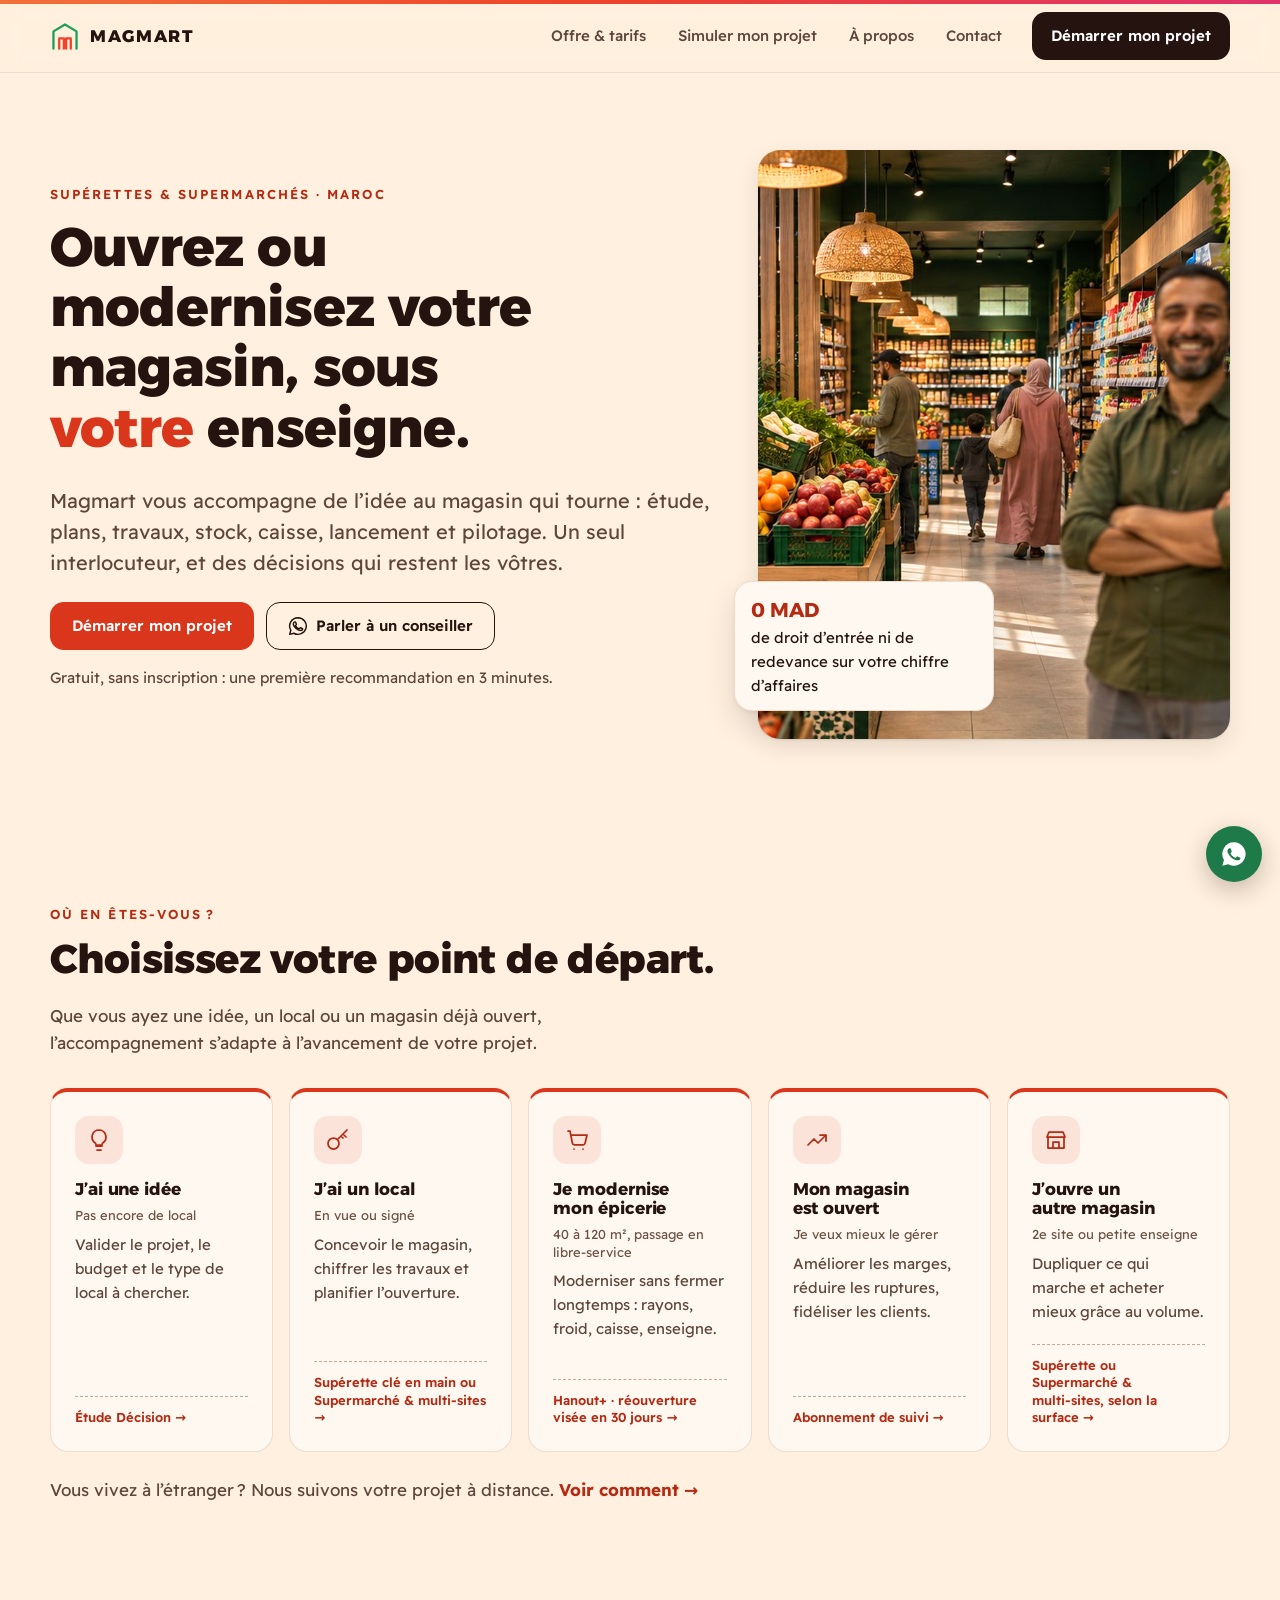
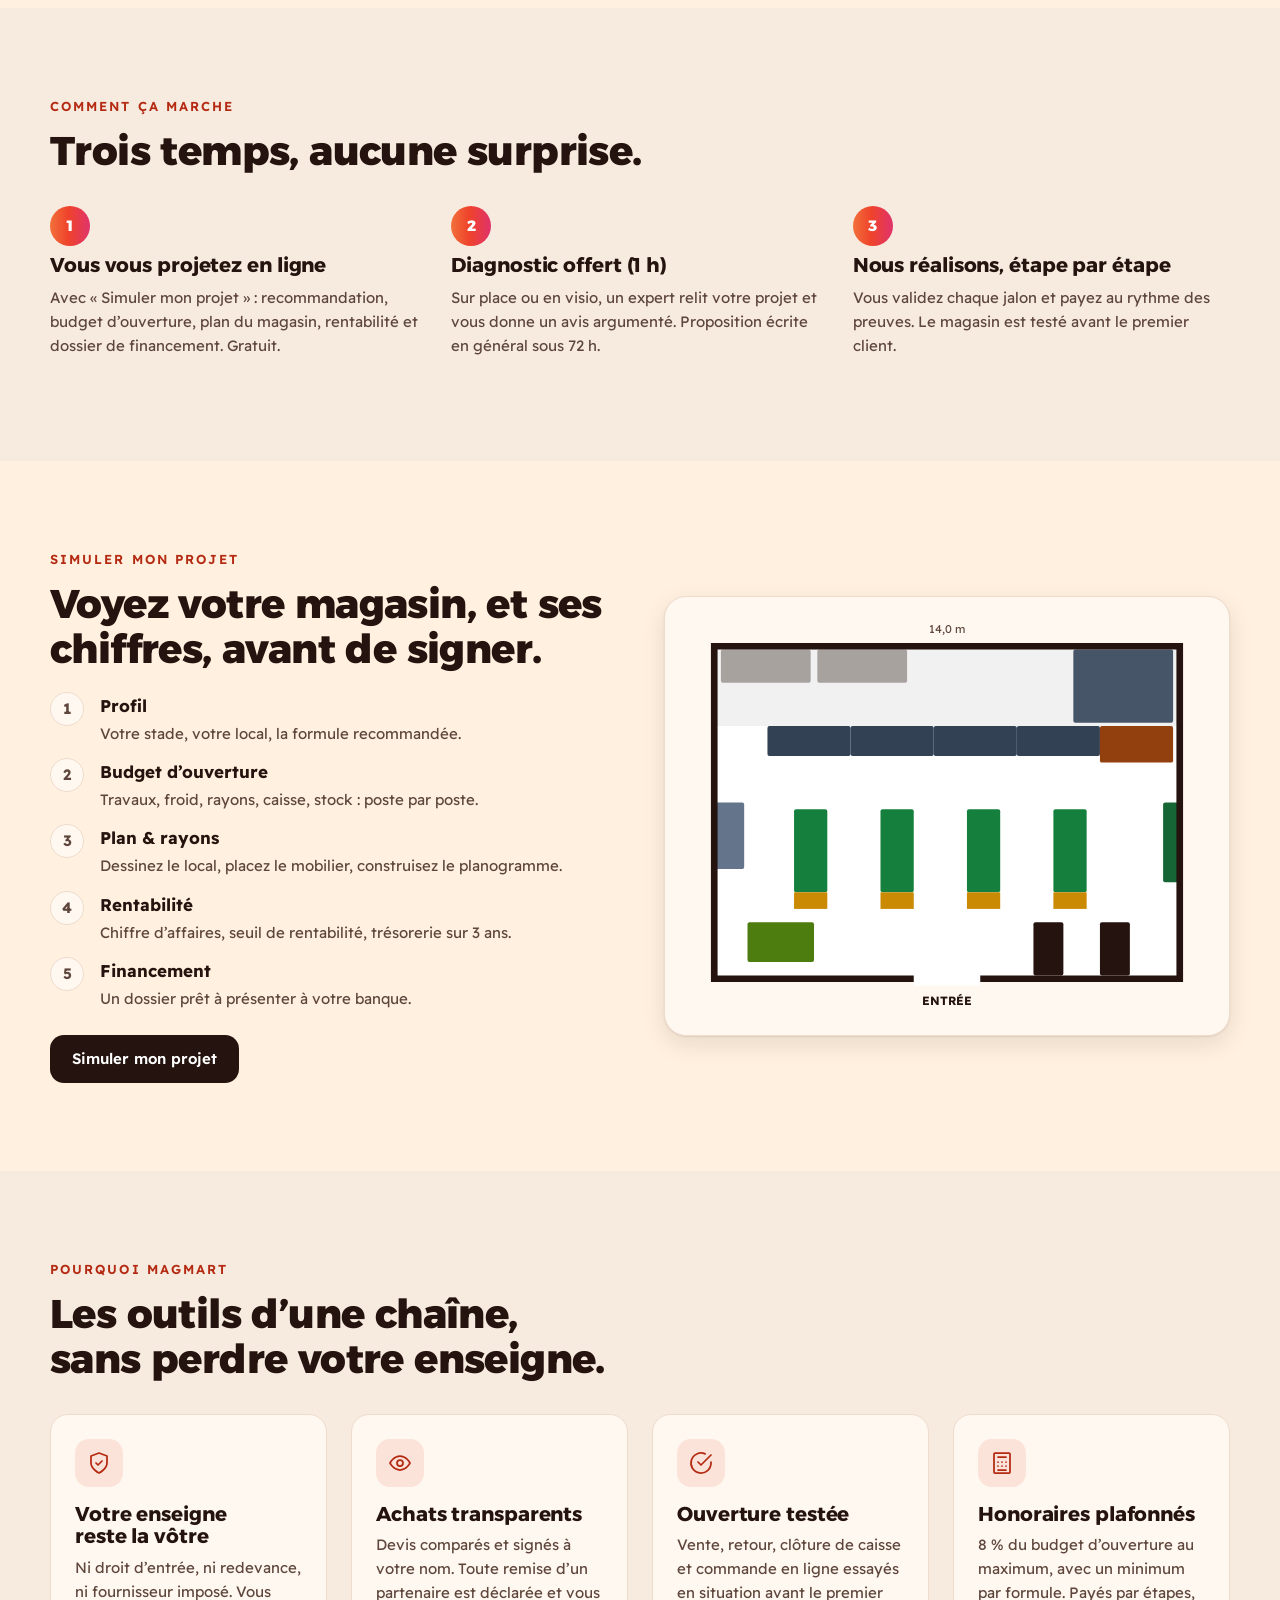
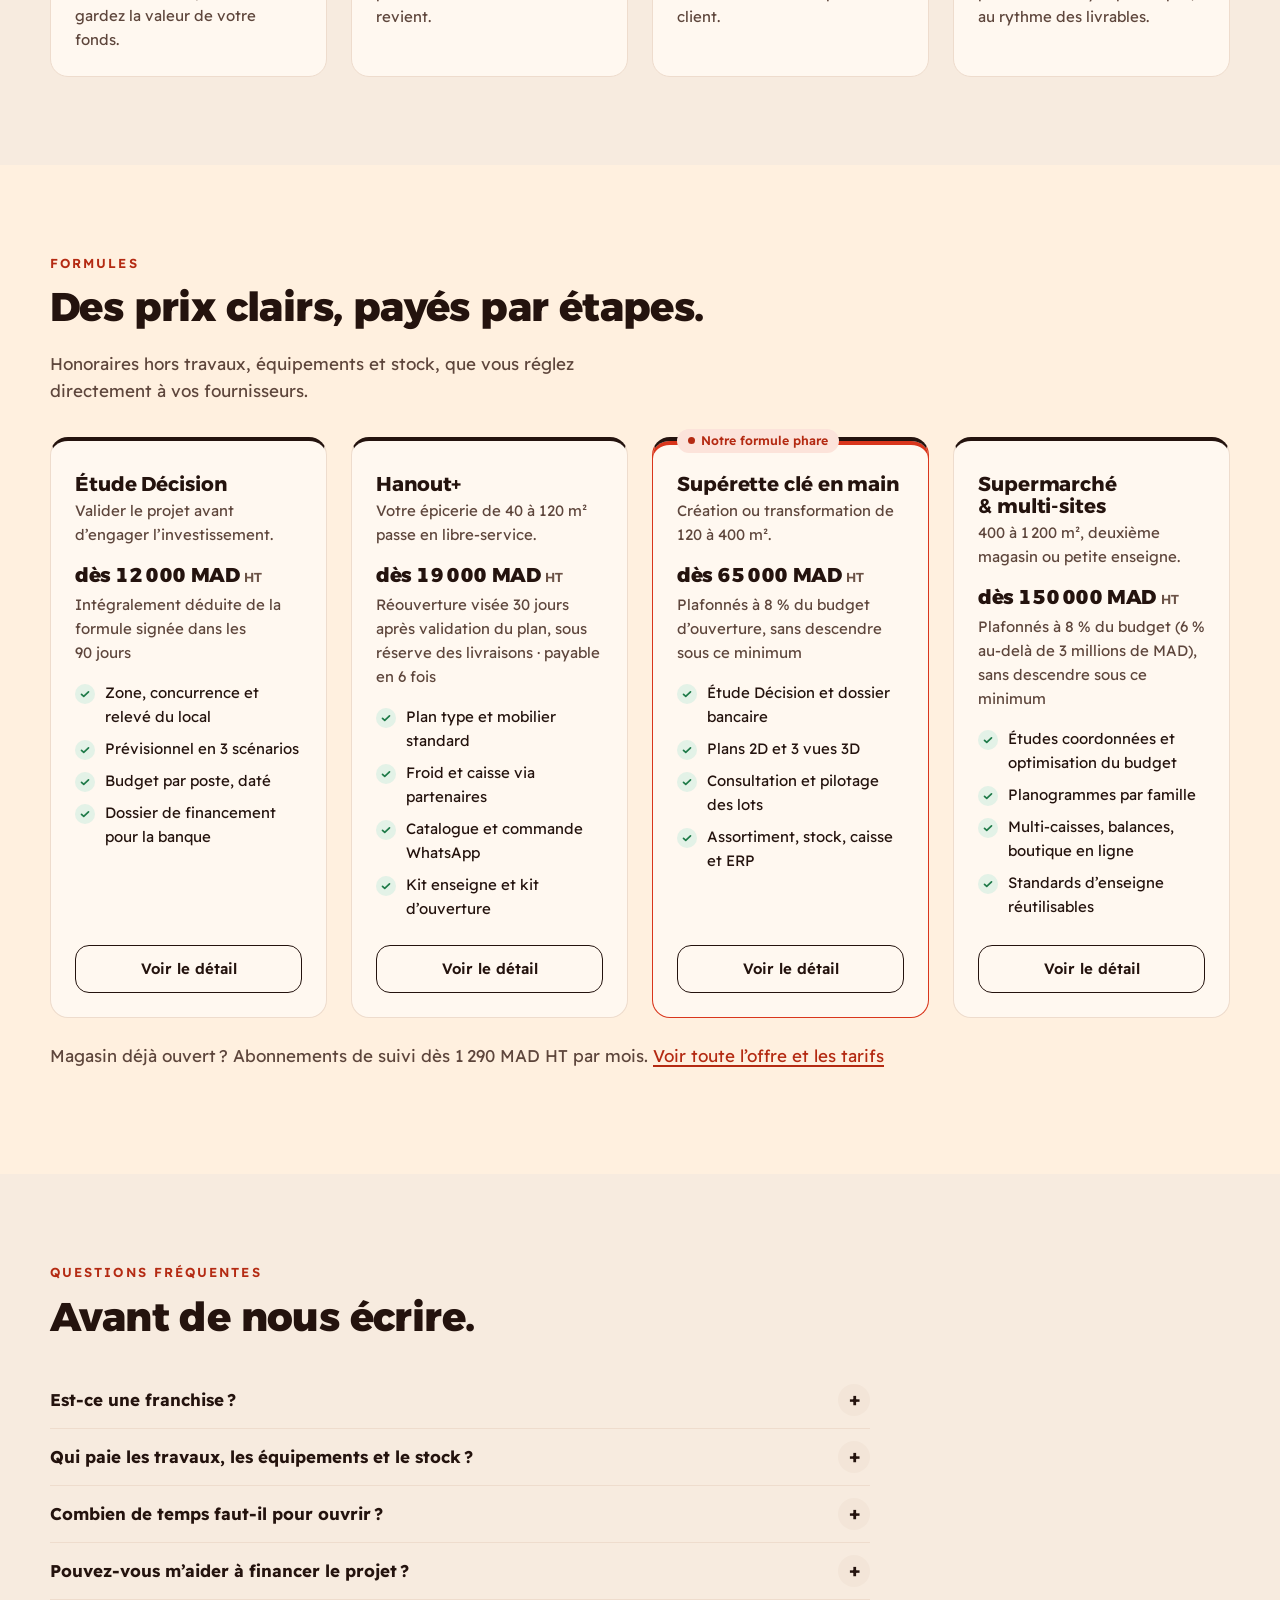
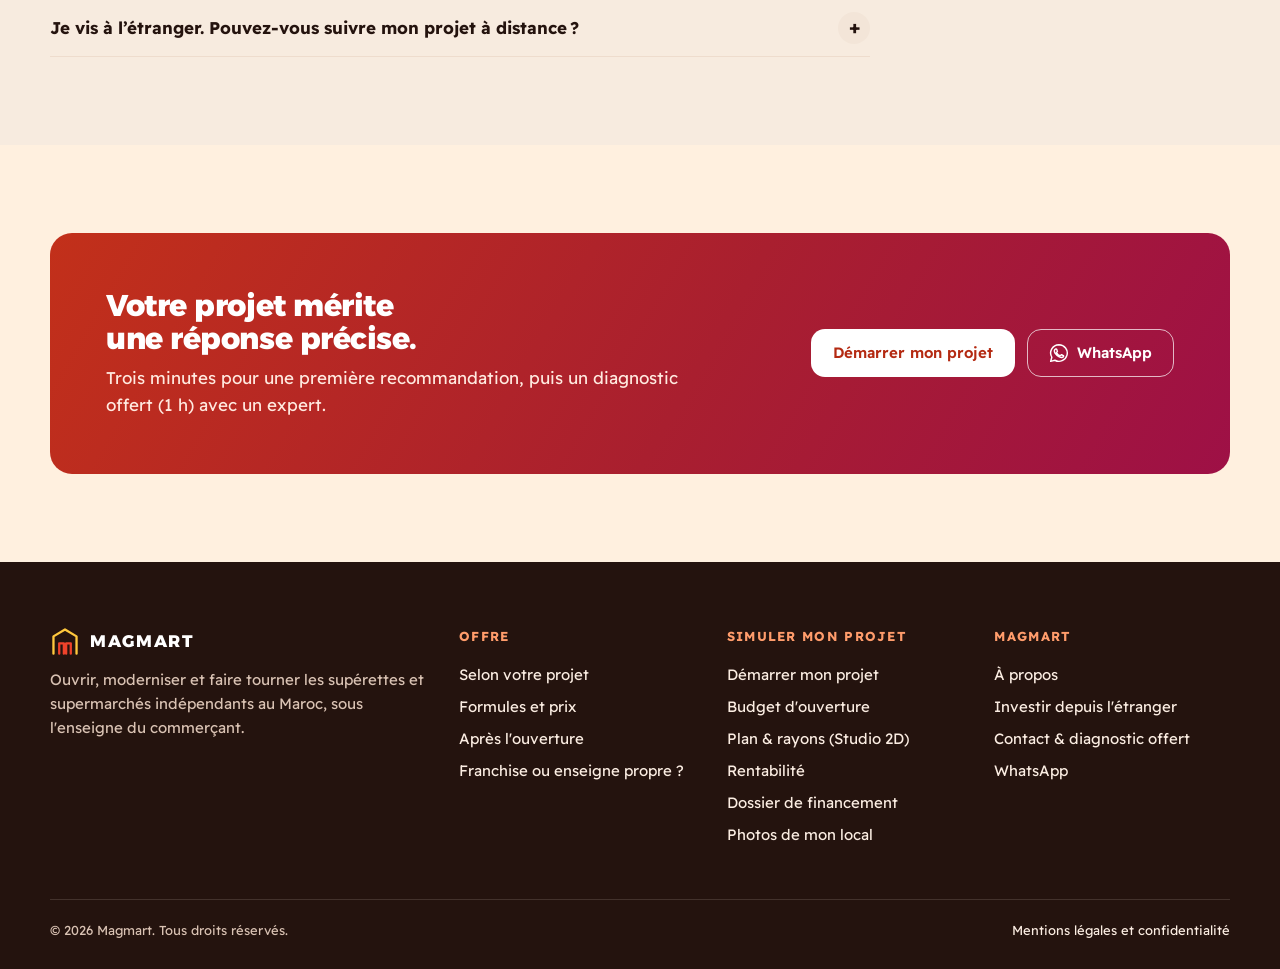
<file: index.html>
<!doctype html>
<html lang="fr">
<head>
  <meta charset="utf-8">
  <meta name="viewport" content="width=device-width, initial-scale=1">
  <title>Magmart — Votre supérette au Maroc, sous votre enseigne</title>
  <meta name="description" content="Magmart accompagne les commerçants au Maroc à chaque étape : idée, local, travaux, stock, caisse, lancement et pilotage. Sans droit d&#x27;entrée ni redevance.">
  <link rel="canonical" href="https://www.magmart.ma/index.html">
  <meta property="og:title" content="Magmart — Votre supérette au Maroc, sous votre enseigne">
  <meta property="og:description" content="Magmart accompagne les commerçants au Maroc à chaque étape : idée, local, travaux, stock, caisse, lancement et pilotage. Sans droit d&#x27;entrée ni redevance.">
  <meta property="og:image" content="https://www.magmart.ma/assets/img/hero-magasin.jpg">
  <meta property="og:locale" content="fr_MA">
  <link rel="icon" href="assets/img/favicon.svg" type="image/svg+xml">
  <link rel="preconnect" href="https://fonts.googleapis.com">
  <link rel="preconnect" href="https://fonts.gstatic.com" crossorigin>
  <link href="https://fonts.googleapis.com/css2?family=Alexandria:wght@600;700;800&family=Readex+Pro:wght@300..700&display=swap" rel="stylesheet">
  <link rel="stylesheet" href="assets/css/style.css">
  <link rel="stylesheet" href="assets/css/outils.css">
</head>
<body>
<a class="skip" href="#contenu">Aller au contenu</a>
<header class="site-header">
  <div class="wrap">
    <a class="logo" href="index.html" aria-label="Magmart, accueil"><svg viewBox="0 0 26 26" fill="none" stroke-width="2" stroke-linecap="round" stroke-linejoin="round" aria-hidden="true"><path d="M3 24V9l10-6 10 6v15" stroke="#1e9e5a"/><path d="M8 24v-9h4v9M14 24v-9h4v9" stroke="#ef432b"/></svg>MAGMART</a>
    <button type="button" class="nav-toggle" aria-label="Menu" aria-expanded="false" aria-controls="menu">
      <svg viewBox="0 0 24 24" fill="none" stroke="currentColor" stroke-width="2" aria-hidden="true"><path d="M3 6h18M3 12h18M3 18h18"/></svg>
    </button>
    <nav class="nav" id="menu" aria-label="Navigation principale"><a href="offre.html">Offre & tarifs</a><a href="projet.html">Simuler mon projet</a><a href="a-propos.html">À propos</a><a href="contact.html">Contact</a><a href="demarrer.html" class="btn btn--secondary">Démarrer mon projet</a></nav>
  </div>
</header>
<main id="contenu">

<section class="hero">
  <div class="wrap hero-grid">
    <div>
      <span class="eyebrow">Supérettes & supermarchés · Maroc</span>
      <h1>Ouvrez ou modernisez votre magasin, sous <span class="hl">votre</span> enseigne.</h1>
      <p class="lead">Magmart vous accompagne de l’idée au magasin qui tourne : étude, plans, travaux, stock, caisse, lancement et pilotage. Un seul interlocuteur, et des décisions qui restent les vôtres.</p>
      <div class="btn-row">
        <a href="demarrer.html" class="btn btn--primary">Démarrer mon projet</a>
        <a href="#" data-wa class="btn btn--ghost"><svg viewBox="0 0 24 24" fill="currentColor" class="ic" aria-hidden="true"><path d="M12 2a10 10 0 0 0-8.6 15.1L2 22l5-1.3A10 10 0 1 0 12 2Zm5.3 14.2c-.2.6-1.3 1.2-1.8 1.2-.5.1-1 .2-3.3-.7-2.8-1.1-4.5-4-4.7-4.2-.1-.2-1.1-1.5-1.1-2.8 0-1.4.7-2 1-2.3.2-.3.5-.3.7-.3h.5c.2 0 .4 0 .6.5l.8 2c.1.2.1.4 0 .5l-.4.6-.4.4c-.1.2-.3.3-.1.6.2.3.8 1.3 1.6 2.1 1.1 1 2 1.3 2.3 1.4.3.2.4.1.6 0l.8-1c.2-.3.4-.2.6-.1l1.9.9c.3.1.5.2.5.3.1.2.1.7-.1 1.3Z"/></svg>Parler à un conseiller</a>
      </div>
      <p class="hero-sub">Gratuit, sans inscription : une première recommandation en 3 minutes.</p>
    </div>
    <div class="hero-media">
      <img src="assets/img/hero-magasin.jpg" alt="Allée d'une supérette moderne avec un étal de fruits et légumes et un gérant souriant" width="674" height="848">
      <div class="hero-note"><b>0 MAD</b>de droit d’entrée ni de redevance sur votre chiffre d’affaires</div>
    </div>
  </div>
</section>

<section class="section" id="stades">
  <div class="wrap">
    <div class="section-head"><span class="eyebrow">Où en êtes-vous ?</span><h2>Choisissez votre point de départ.</h2>
      <p>Que vous ayez une idée, un local ou un magasin déjà ouvert, l’accompagnement s’adapte à l’avancement de votre projet.</p></div>
    <div class="stages"><a class="card card--link stage" href="demarrer.html?stade=idee">
  <span class="ic-tile"><svg class="ic" viewBox="0 0 24 24" aria-hidden="true"><path d="M9 18h6M10 22h4M12 2a7 7 0 0 0-4 12.7c.6.5 1 1.3 1 2.3h6c0-1 .4-1.8 1-2.3A7 7 0 0 0 12 2z"/></svg></span><h3>J’ai une idée</h3><span class="sub">Pas encore de local</span>
  <p>Valider le projet, le budget et le type de local à chercher.</p><span class="to">Étude Décision →</span></a><a class="card card--link stage" href="demarrer.html?stade=local">
  <span class="ic-tile"><svg class="ic" viewBox="0 0 24 24" aria-hidden="true"><path d="M2 15.5a5.5 5.5 0 1 0 11 0 5.5 5.5 0 1 0-11 0M11.5 11.5 21 2M17 6l3 3M15 8l2 2"/></svg></span><h3>J’ai un local</h3><span class="sub">En vue ou signé</span>
  <p>Concevoir le magasin, chiffrer les travaux et planifier l’ouverture.</p><span class="to">Supérette clé en main ou Supermarché & multi‑sites →</span></a><a class="card card--link stage" href="demarrer.html?stade=moderniser">
  <span class="ic-tile"><svg class="ic" viewBox="0 0 24 24" aria-hidden="true"><path d="M3 3h2l2.4 12.2a2 2 0 0 0 2 1.6h8.7a2 2 0 0 0 2-1.6L22 7H6M9 21h.01M18 21h.01"/></svg></span><h3>Je modernise mon épicerie</h3><span class="sub">40 à 120 m², passage en libre‑service</span>
  <p>Moderniser sans fermer longtemps : rayons, froid, caisse, enseigne.</p><span class="to">Hanout+ · réouverture visée en 30 jours →</span></a><a class="card card--link stage" href="demarrer.html?stade=ouvert">
  <span class="ic-tile"><svg class="ic" viewBox="0 0 24 24" aria-hidden="true"><path d="M3 17l6-6 4 4 8-8M15 7h6v6"/></svg></span><h3>Mon magasin est ouvert</h3><span class="sub">Je veux mieux le gérer</span>
  <p>Améliorer les marges, réduire les ruptures, fidéliser les clients.</p><span class="to">Abonnement de suivi →</span></a><a class="card card--link stage" href="demarrer.html?stade=multisite">
  <span class="ic-tile"><svg class="ic" viewBox="0 0 24 24" aria-hidden="true"><path d="M3 9l2-5h14l2 5M4 9v11h16V9M3 9h18M9 20v-6h6v6"/></svg></span><h3>J’ouvre un autre magasin</h3><span class="sub">2e site ou petite enseigne</span>
  <p>Dupliquer ce qui marche et acheter mieux grâce au volume.</p><span class="to">Supérette ou Supermarché & multi‑sites, selon la surface →</span></a></div>
    <p class="muted" style="margin-top:24px">Vous vivez à l’étranger ? Nous suivons votre projet à distance. <a href="mre.html" class="link-arrow">Voir comment</a></p>
  </div>
</section>

<section class="section section--mint">
  <div class="wrap">
    <div class="section-head"><span class="eyebrow">Comment ça marche</span><h2>Trois temps, aucune surprise.</h2></div>
    <div class="steps">
      <div class="step"><h3>Vous vous projetez en ligne</h3><p>Avec « Simuler mon projet » : recommandation, budget d’ouverture, plan du magasin, rentabilité et dossier de financement. Gratuit.</p></div>
      <div class="step"><h3>Diagnostic offert (1 h)</h3><p>Sur place ou en visio, un expert relit votre projet et vous donne un avis argumenté. Proposition écrite en général sous 72 h.</p></div>
      <div class="step"><h3>Nous réalisons, étape par étape</h3><p>Vous validez chaque jalon et payez au rythme des preuves. Le magasin est testé avant le premier client.</p></div>
    </div>
  </div>
</section>

<section class="section">
  <div class="wrap split">
    <div>
      <span class="eyebrow">Simuler mon projet</span>
      <h2>Voyez votre magasin, et ses chiffres, avant de signer.</h2>
      <ol class="toollist">
        <li><span class="n">1</span><div><b>Profil</b><span>Votre stade, votre local, la formule recommandée.</span></div></li>
        <li><span class="n">2</span><div><b>Budget d’ouverture</b><span>Travaux, froid, rayons, caisse, stock : poste par poste.</span></div></li>
        <li><span class="n">3</span><div><b>Plan & rayons</b><span>Dessinez le local, placez le mobilier, construisez le planogramme.</span></div></li>
        <li><span class="n">4</span><div><b>Rentabilité</b><span>Chiffre d’affaires, seuil de rentabilité, trésorerie sur 3 ans.</span></div></li>
        <li><span class="n">5</span><div><b>Financement</b><span>Un dossier prêt à présenter à votre banque.</span></div></li>
      </ol>
      <div class="btn-row"><a href="projet.html" class="btn btn--secondary">Simuler mon projet</a></div>
    </div>
    <div class="mock"><svg viewBox="-1 -1 16 12.2" role="img" aria-label="Exemple de plan d'implantation réalisé avec le Studio 2D">
  <rect x="0" y="0" width="14" height="10" fill="#fff"/>
  <rect x="0" y="0" width="14" height="2.4" fill="#a8a29e" fill-opacity=".15"/>
  <rect x=".2" y=".1" width="2.7" height="1" rx=".06" fill="#a8a29e"/><rect x="3.1" y=".1" width="2.7" height="1" rx=".06" fill="#a8a29e"/>
  <rect x="10.8" y=".1" width="3" height="2.2" rx=".06" fill="#475569"/>
  <rect x="1.6" y="2.4" width="2.5" height=".9" rx=".06" fill="#334155"/><rect x="4.1" y="2.4" width="2.5" height=".9" rx=".06" fill="#334155"/><rect x="6.6" y="2.4" width="2.5" height=".9" rx=".06" fill="#334155"/><rect x="9.1" y="2.4" width="2.5" height=".9" rx=".06" fill="#334155"/><rect x="11.6" y="2.4" width="2.2" height="1.1" rx=".06" fill="#92400e"/>
  <rect x="0" y="4.7" width=".9" height="2" rx=".06" fill="#64748b"/><rect x="13.5" y="4.7" width=".5" height="2.4" rx=".06" fill="#166534"/>
  <rect x="2.4" y="4.9" width="1" height="2.5" rx=".06" fill="#15803d"/><rect x="5" y="4.9" width="1" height="2.5" rx=".06" fill="#15803d"/><rect x="7.6" y="4.9" width="1" height="2.5" rx=".06" fill="#15803d"/><rect x="10.2" y="4.9" width="1" height="2.5" rx=".06" fill="#15803d"/>
  <rect x="2.4" y="7.4" width="1" height=".5" fill="#ca8a04"/><rect x="5" y="7.4" width="1" height=".5" fill="#ca8a04"/><rect x="7.6" y="7.4" width="1" height=".5" fill="#ca8a04"/><rect x="10.2" y="7.4" width="1" height=".5" fill="#ca8a04"/>
  <rect x="1" y="8.3" width="2" height="1.2" rx=".06" fill="#4d7c0f"/>
  <rect x="9.6" y="8.3" width=".9" height="1.6" rx=".06" fill="#24130e"/><rect x="11.6" y="8.3" width=".9" height="1.6" rx=".06" fill="#24130e"/>
  <polygon points="0,0 14,0 14,10 0,10" fill="none" stroke="#24130e" stroke-width=".2"/>
  <rect x="6" y="9.8" width="2" height=".4" fill="#fff"/>
  <text x="7" y="10.8" font-size=".36" font-weight="800" text-anchor="middle" fill="#24130e" font-family="Readex Pro, sans-serif">ENTRÉE</text>
  <text x="7" y="-.4" font-size=".34" text-anchor="middle" fill="#5e463c" font-family="Readex Pro, sans-serif">14,0 m</text>
</svg></div>
  </div>
</section>

<section class="section section--mint">
  <div class="wrap">
    <div class="section-head"><span class="eyebrow">Pourquoi Magmart</span><h2>Les outils d’une chaîne, sans perdre votre enseigne.</h2></div>
    <div class="grid grid-4">
      <div class="card"><span class="ic-tile"><svg class="ic" viewBox="0 0 24 24" aria-hidden="true"><path d="M12 22s8-4 8-10V5l-8-3-8 3v7c0 6 8 10 8 10zM9 12l2 2 4-4"/></svg></span><h3 style="margin-top:16px">Votre enseigne reste la vôtre</h3><p>Ni droit d’entrée, ni redevance, ni fournisseur imposé. Vous gardez la valeur de votre fonds.</p></div>
      <div class="card"><span class="ic-tile"><svg class="ic" viewBox="0 0 24 24" aria-hidden="true"><path d="M2 12s3.5-7 10-7 10 7 10 7-3.5 7-10 7S2 12 2 12zM12 15a3 3 0 1 0 0-6 3 3 0 0 0 0 6z"/></svg></span><h3 style="margin-top:16px">Achats transparents</h3><p>Devis comparés et signés à votre nom. Toute remise d’un partenaire est déclarée et vous revient.</p></div>
      <div class="card"><span class="ic-tile"><svg class="ic" viewBox="0 0 24 24" aria-hidden="true"><path d="M22 11.1V12a10 10 0 1 1-5.9-9.1M22 4 12 14l-3-3"/></svg></span><h3 style="margin-top:16px">Ouverture testée</h3><p>Vente, retour, clôture de caisse et commande en ligne essayés en situation avant le premier client.</p></div>
      <div class="card"><span class="ic-tile"><svg class="ic" viewBox="0 0 24 24" aria-hidden="true"><path d="M5 2h14a1 1 0 0 1 1 1v18a1 1 0 0 1-1 1H5a1 1 0 0 1-1-1V3a1 1 0 0 1 1-1zM8 6h8M8 11h.01M12 11h.01M16 11h.01M8 15h.01M12 15h.01M16 15h.01M8 19h8"/></svg></span><h3 style="margin-top:16px">Honoraires plafonnés</h3><p>8 % du budget d’ouverture au maximum, avec un minimum par formule. Payés par étapes, au rythme des livrables.</p></div>
    </div>
  </div>
</section>

<section class="section" id="formules">
  <div class="wrap">
    <div class="section-head"><span class="eyebrow">Formules</span><h2>Des prix clairs, payés par étapes.</h2>
      <p>Honoraires hors travaux, équipements et stock, que vous réglez directement à vos fournisseurs.</p></div>
    <div class="grid grid-4"><article class="card pack">
  <h3>Étude Décision</h3><p class="for">Valider le projet avant d’engager l’investissement.</p>
  <div class="price">dès 12 000 MAD <small>HT</small></div>
  <p class="price-note">Intégralement déduite de la formule signée dans les 90 jours</p>
  <ul class="checklist"><li>Zone, concurrence et relevé du local</li><li>Prévisionnel en 3 scénarios</li><li>Budget par poste, daté</li><li>Dossier de financement pour la banque</li></ul>
  <a href="offre.html#f-decision" class="btn btn--ghost btn--block">Voir le détail</a>
</article><article class="card pack">
  <h3>Hanout+</h3><p class="for">Votre épicerie de 40 à 120 m² passe en libre‑service.</p>
  <div class="price">dès 19 000 MAD <small>HT</small></div>
  <p class="price-note">Réouverture visée 30 jours après validation du plan, sous réserve des livraisons · payable en 6 fois</p>
  <ul class="checklist"><li>Plan type et mobilier standard</li><li>Froid et caisse via partenaires</li><li>Catalogue et commande WhatsApp</li><li>Kit enseigne et kit d’ouverture</li></ul>
  <a href="offre.html#f-hanout" class="btn btn--ghost btn--block">Voir le détail</a>
</article><article class="card pack card--featured">
  <span class="badge badge--accent">Notre formule phare</span><h3>Supérette clé en main</h3><p class="for">Création ou transformation de 120 à 400 m².</p>
  <div class="price">dès 65 000 MAD <small>HT</small></div>
  <p class="price-note">Plafonnés à 8 % du budget d’ouverture, sans descendre sous ce minimum</p>
  <ul class="checklist"><li>Étude Décision et dossier bancaire</li><li>Plans 2D et 3 vues 3D</li><li>Consultation et pilotage des lots</li><li>Assortiment, stock, caisse et ERP</li></ul>
  <a href="offre.html#f-superette" class="btn btn--ghost btn--block">Voir le détail</a>
</article><article class="card pack">
  <h3>Supermarché & multi‑sites</h3><p class="for">400 à 1 200 m², deuxième magasin ou petite enseigne.</p>
  <div class="price">dès 150 000 MAD <small>HT</small></div>
  <p class="price-note">Plafonnés à 8 % du budget (6 % au-delà de 3 millions de MAD), sans descendre sous ce minimum</p>
  <ul class="checklist"><li>Études coordonnées et optimisation du budget</li><li>Planogrammes par famille</li><li>Multi-caisses, balances, boutique en ligne</li><li>Standards d’enseigne réutilisables</li></ul>
  <a href="offre.html#f-supermarche" class="btn btn--ghost btn--block">Voir le détail</a>
</article></div>
    <p class="muted" style="margin-top:24px">Magasin déjà ouvert ? Abonnements de suivi dès 1 290 MAD HT par mois. <a href="offre.html">Voir toute l’offre et les tarifs</a></p>
  </div>
</section>

<section class="section section--mint">
  <div class="wrap">
    <div class="section-head"><span class="eyebrow">Questions fréquentes</span><h2>Avant de nous écrire.</h2></div>
    <div class="faq"><details><summary>Est-ce une franchise ?</summary><div><p>Non. Votre magasin ouvre sous votre propre enseigne. Il n’y a ni droit d’entrée ni redevance sur votre chiffre d’affaires : Magmart est rémunéré en honoraires par étape, plafonnés à 8 % du budget d’ouverture, avec un minimum par formule. <a href="franchise-ou-enseigne.html">Comparer franchise et enseigne propre</a>.</p></div></details><details><summary>Qui paie les travaux, les équipements et le stock ?</summary><div><p>Vous, directement à vos fournisseurs, sur la base de devis que Magmart compare pour vous. Vous gardez les garanties et la relation avec chaque entreprise. Aucune marge cachée.</p></div></details><details><summary>Combien de temps faut-il pour ouvrir ?</summary><div><p>En général 3 à 6 mois entre la validation du projet et l’ouverture, selon l’état du local et les autorisations. Pour une épicerie qui passe en libre‑service, la réouverture est visée 30 jours après validation du plan. Le calendrier est construit à rebours depuis votre date cible.</p></div></details><details><summary>Pouvez-vous m’aider à financer le projet ?</summary><div><p>Oui. L’étape Financement de « Simuler mon projet » prépare un dossier bancaire : plan de financement, prévisionnel, remboursement et pièces à réunir. Magmart peut ensuite vous orienter vers des banques et des sociétés de crédit-bail. Magmart ne prête pas lui-même.</p></div></details><details><summary>Je vis à l’étranger. Pouvez-vous suivre mon projet à distance ?</summary><div><p>Oui, avec l’option Suivi à distance : visio hebdomadaire, photos du chantier en général sous 48 h, validations et signatures en ligne. <a href="mre.html">Voir comment nous travaillons avec les investisseurs MRE</a>.</p></div></details></div>
  </div>
</section>
<section class="section section--cta"><div class="wrap"><div class="cta-band">
  <div><h2>Votre projet mérite une réponse précise.</h2><p>Trois minutes pour une première recommandation, puis un diagnostic offert (1 h) avec un expert.</p></div>
  <div class="btn-row"><a href="demarrer.html" class="btn btn--primary">Démarrer mon projet</a><a href="#" data-wa class="btn btn--ghost"><svg viewBox="0 0 24 24" fill="currentColor" class="ic" aria-hidden="true"><path d="M12 2a10 10 0 0 0-8.6 15.1L2 22l5-1.3A10 10 0 1 0 12 2Zm5.3 14.2c-.2.6-1.3 1.2-1.8 1.2-.5.1-1 .2-3.3-.7-2.8-1.1-4.5-4-4.7-4.2-.1-.2-1.1-1.5-1.1-2.8 0-1.4.7-2 1-2.3.2-.3.5-.3.7-.3h.5c.2 0 .4 0 .6.5l.8 2c.1.2.1.4 0 .5l-.4.6-.4.4c-.1.2-.3.3-.1.6.2.3.8 1.3 1.6 2.1 1.1 1 2 1.3 2.3 1.4.3.2.4.1.6 0l.8-1c.2-.3.4-.2.6-.1l1.9.9c.3.1.5.2.5.3.1.2.1.7-.1 1.3Z"/></svg>WhatsApp</a></div>
</div></div></section>
</main>
<footer class="site-footer">
  <div class="wrap">
    <div class="footer-grid">
      <div>
        <a class="logo" href="index.html"><svg viewBox="0 0 26 26" fill="none" stroke-width="2" stroke-linecap="round" stroke-linejoin="round" aria-hidden="true"><path d="M3 24V9l10-6 10 6v15" stroke="#ffc83d"/><path d="M8 24v-9h4v9M14 24v-9h4v9" stroke="#ef432b"/></svg>MAGMART</a>
        <p>Ouvrir, moderniser et faire tourner les supérettes et supermarchés indépendants au Maroc, sous l'enseigne du commerçant.</p>
      </div>
      <div><p class="f-title">Offre</p><a href="offre.html#stades">Selon votre projet</a><a href="offre.html#formules">Formules et prix</a><a href="offre.html#apres">Après l'ouverture</a><a href="franchise-ou-enseigne.html">Franchise ou enseigne propre ?</a></div>
      <div><p class="f-title">Simuler mon projet</p><a href="demarrer.html">Démarrer mon projet</a><a href="simulateur.html">Budget d'ouverture</a><a href="planificateur.html">Plan & rayons (Studio 2D)</a><a href="exploitation.html">Rentabilité</a><a href="dossier.html">Dossier de financement</a><a href="photos.html">Photos de mon local</a></div>
      <div><p class="f-title">Magmart</p><a href="a-propos.html">À propos</a><a href="mre.html">Investir depuis l'étranger</a><a href="contact.html">Contact & diagnostic offert</a><a href="#" data-wa>WhatsApp</a></div>
    </div>
    <div class="footer-bottom"><span>© <span data-year>2026</span> Magmart. Tous droits réservés.</span><a href="mentions-legales.html" style="display:inline">Mentions légales et confidentialité</a></div>
  </div>
</footer>
<a class="wa-float" href="#" data-wa aria-label="Écrire à Magmart sur WhatsApp"><svg viewBox="0 0 24 24" fill="currentColor" aria-hidden="true"><path d="M12 2a10 10 0 0 0-8.6 15.1L2 22l5-1.3A10 10 0 1 0 12 2Zm5.3 14.2c-.2.6-1.3 1.2-1.8 1.2-.5.1-1 .2-3.3-.7-2.8-1.1-4.5-4-4.7-4.2-.1-.2-1.1-1.5-1.1-2.8 0-1.4.7-2 1-2.3.2-.3.5-.3.7-.3h.5c.2 0 .4 0 .6.5l.8 2c.1.2.1.4 0 .5l-.4.6-.4.4c-.1.2-.3.3-.1.6.2.3.8 1.3 1.6 2.1 1.1 1 2 1.3 2.3 1.4.3.2.4.1.6 0l.8-1c.2-.3.4-.2.6-.1l1.9.9c.3.1.5.2.5.3.1.2.1.7-.1 1.3Z"/></svg></a>
<script src="assets/js/main.js"></script>
</body>
</html>
</file>
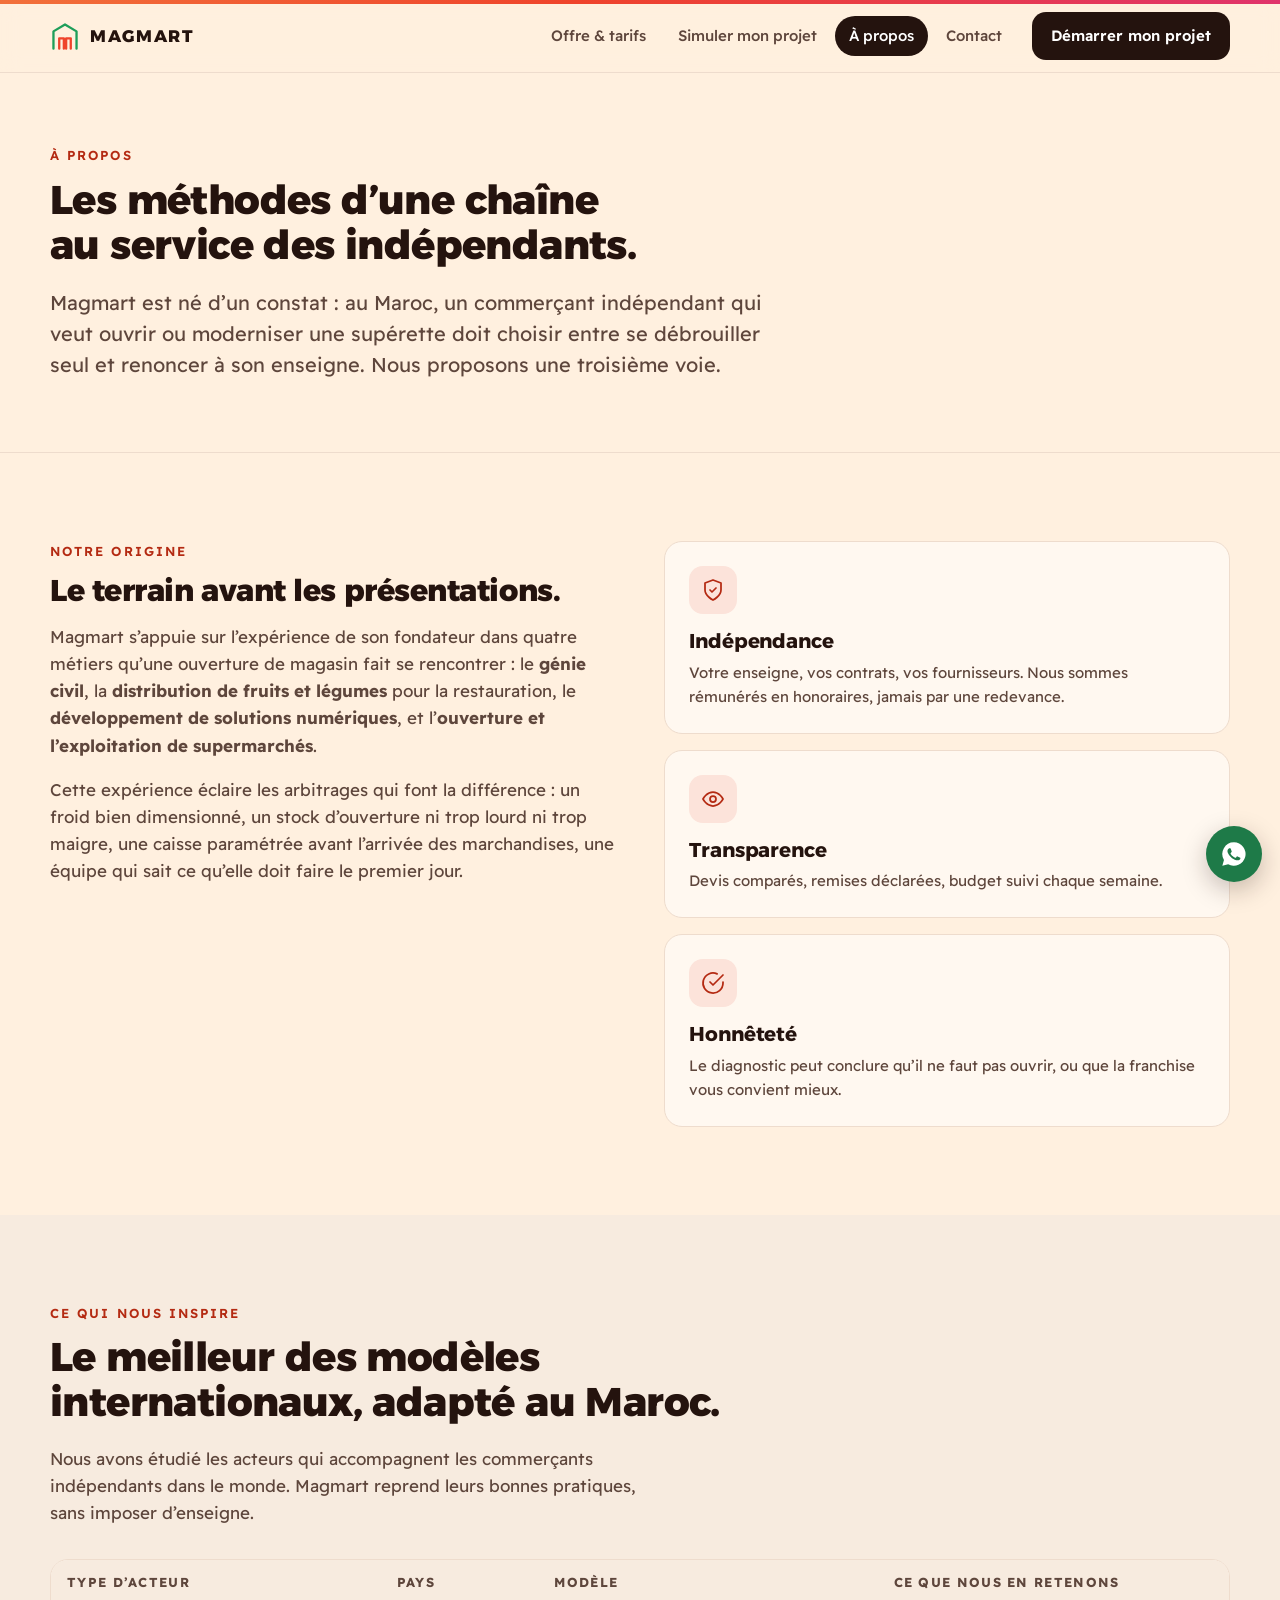
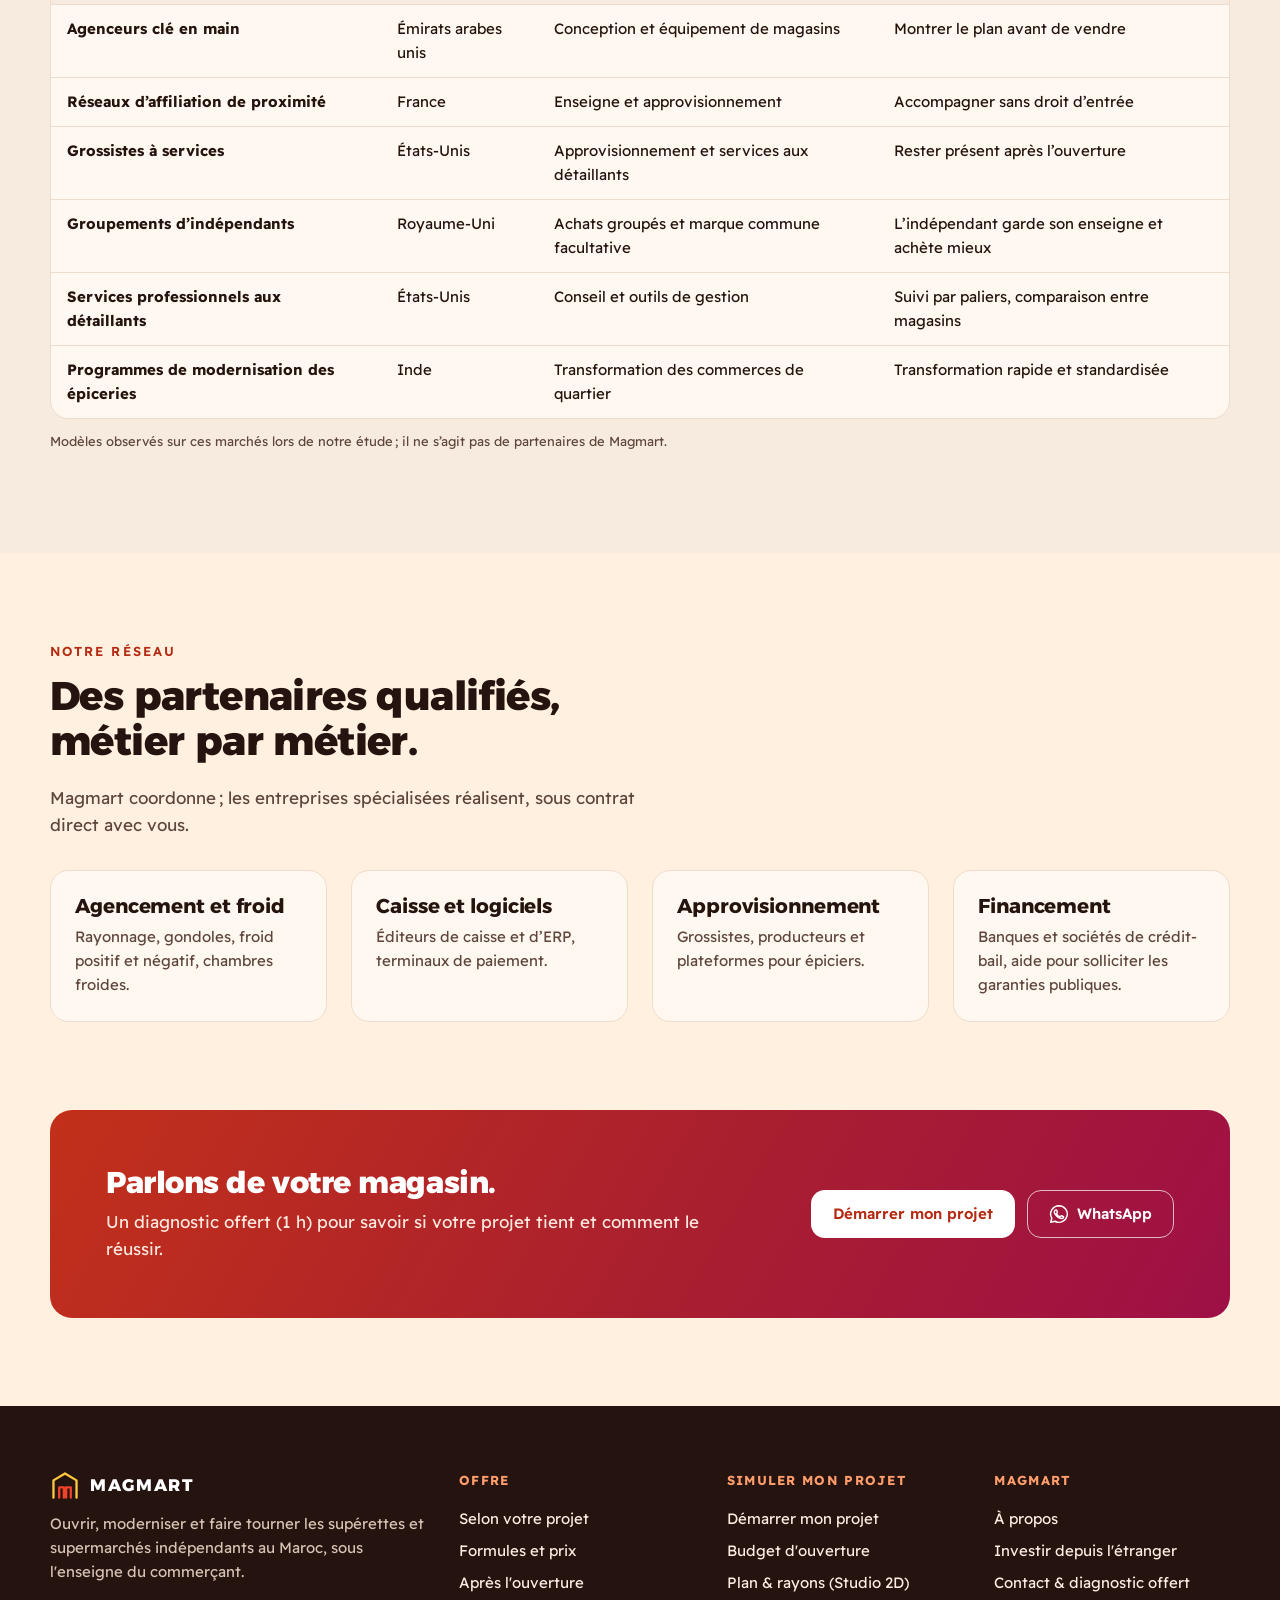
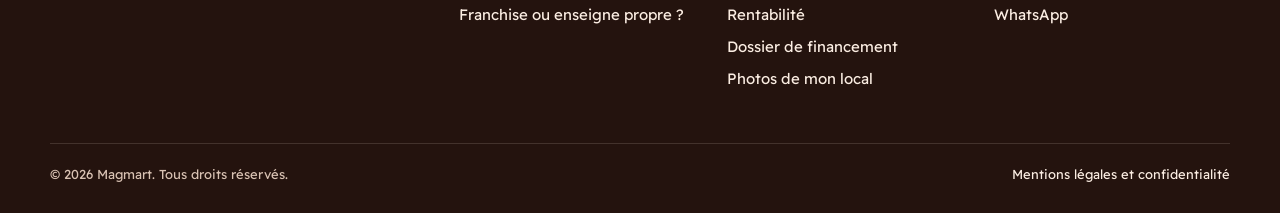
<file: a-propos.html>
<!doctype html>
<html lang="fr">
<head>
  <meta charset="utf-8">
  <meta name="viewport" content="width=device-width, initial-scale=1">
  <title>À propos — Magmart</title>
  <meta name="description" content="Magmart met les méthodes d&#x27;une chaîne au service des commerçants indépendants au Maroc : origine, valeurs, références internationales et réseau de partenaires.">
  <link rel="canonical" href="https://www.magmart.ma/a-propos.html">
  <meta property="og:title" content="À propos — Magmart">
  <meta property="og:description" content="Magmart met les méthodes d&#x27;une chaîne au service des commerçants indépendants au Maroc : origine, valeurs, références internationales et réseau de partenaires.">
  <meta property="og:image" content="https://www.magmart.ma/assets/img/hero-magasin.jpg">
  <meta property="og:locale" content="fr_MA">
  <link rel="icon" href="assets/img/favicon.svg" type="image/svg+xml">
  <link rel="preconnect" href="https://fonts.googleapis.com">
  <link rel="preconnect" href="https://fonts.gstatic.com" crossorigin>
  <link href="https://fonts.googleapis.com/css2?family=Alexandria:wght@600;700;800&family=Readex+Pro:wght@300..700&display=swap" rel="stylesheet">
  <link rel="stylesheet" href="assets/css/style.css">
  <link rel="stylesheet" href="assets/css/outils.css">
</head>
<body>
<a class="skip" href="#contenu">Aller au contenu</a>
<header class="site-header">
  <div class="wrap">
    <a class="logo" href="index.html" aria-label="Magmart, accueil"><svg viewBox="0 0 26 26" fill="none" stroke-width="2" stroke-linecap="round" stroke-linejoin="round" aria-hidden="true"><path d="M3 24V9l10-6 10 6v15" stroke="#1e9e5a"/><path d="M8 24v-9h4v9M14 24v-9h4v9" stroke="#ef432b"/></svg>MAGMART</a>
    <button type="button" class="nav-toggle" aria-label="Menu" aria-expanded="false" aria-controls="menu">
      <svg viewBox="0 0 24 24" fill="none" stroke="currentColor" stroke-width="2" aria-hidden="true"><path d="M3 6h18M3 12h18M3 18h18"/></svg>
    </button>
    <nav class="nav" id="menu" aria-label="Navigation principale"><a href="offre.html">Offre & tarifs</a><a href="projet.html">Simuler mon projet</a><a href="a-propos.html" aria-current="page">À propos</a><a href="contact.html">Contact</a><a href="demarrer.html" class="btn btn--secondary">Démarrer mon projet</a></nav>
  </div>
</header>
<main id="contenu">
<section class="page-hero"><div class="wrap">
  <span class="eyebrow">À propos</span><h1>Les méthodes d’une chaîne au service des indépendants.</h1><p class="lead">Magmart est né d’un constat : au Maroc, un commerçant indépendant qui veut ouvrir ou moderniser une supérette doit choisir entre se débrouiller seul et renoncer à son enseigne. Nous proposons une troisième voie.</p>
</div></section>
<section class="section"><div class="wrap split" style="align-items:start">
  <div class="prose">
    <span class="eyebrow">Notre origine</span>
    <h2 style="margin-top:0">Le terrain avant les présentations.</h2>
    <p>Magmart s’appuie sur l’expérience de son fondateur dans quatre métiers qu’une ouverture de magasin fait se rencontrer : le <strong>génie civil</strong>, la <strong>distribution de fruits et légumes</strong> pour la restauration, le <strong>développement de solutions numériques</strong>, et l’<strong>ouverture et l’exploitation de supermarchés</strong>.</p>
    <p>Cette expérience éclaire les arbitrages qui font la différence : un froid bien dimensionné, un stock d’ouverture ni trop lourd ni trop maigre, une caisse paramétrée avant l’arrivée des marchandises, une équipe qui sait ce qu’elle doit faire le premier jour.</p>
  </div>
  <div class="grid" style="gap:16px">
    <div class="card"><span class="ic-tile"><svg class="ic" viewBox="0 0 24 24" aria-hidden="true"><path d="M12 22s8-4 8-10V5l-8-3-8 3v7c0 6 8 10 8 10zM9 12l2 2 4-4"/></svg></span><h3 style="margin-top:16px">Indépendance</h3><p>Votre enseigne, vos contrats, vos fournisseurs. Nous sommes rémunérés en honoraires, jamais par une redevance.</p></div>
    <div class="card"><span class="ic-tile"><svg class="ic" viewBox="0 0 24 24" aria-hidden="true"><path d="M2 12s3.5-7 10-7 10 7 10 7-3.5 7-10 7S2 12 2 12zM12 15a3 3 0 1 0 0-6 3 3 0 0 0 0 6z"/></svg></span><h3 style="margin-top:16px">Transparence</h3><p>Devis comparés, remises déclarées, budget suivi chaque semaine.</p></div>
    <div class="card"><span class="ic-tile"><svg class="ic" viewBox="0 0 24 24" aria-hidden="true"><path d="M22 11.1V12a10 10 0 1 1-5.9-9.1M22 4 12 14l-3-3"/></svg></span><h3 style="margin-top:16px">Honnêteté</h3><p>Le diagnostic peut conclure qu’il ne faut pas ouvrir, ou que la franchise vous convient mieux.</p></div>
  </div>
</div></section>

<section class="section section--mint"><div class="wrap">
  <div class="section-head"><span class="eyebrow">Ce qui nous inspire</span><h2>Le meilleur des modèles internationaux, adapté au Maroc.</h2>
    <p>Nous avons étudié les acteurs qui accompagnent les commerçants indépendants dans le monde. Magmart reprend leurs bonnes pratiques, sans imposer d’enseigne.</p></div>
  <div class="table-wrap"><table><thead><tr><th>Type d’acteur</th><th>Pays</th><th>Modèle</th><th>Ce que nous en retenons</th></tr></thead>
    <tbody><tr><td><strong>Agenceurs clé en main</strong></td><td>Émirats arabes unis</td><td>Conception et équipement de magasins</td><td>Montrer le plan avant de vendre</td></tr><tr><td><strong>Réseaux d’affiliation de proximité</strong></td><td>France</td><td>Enseigne et approvisionnement</td><td>Accompagner sans droit d’entrée</td></tr><tr><td><strong>Grossistes à services</strong></td><td>États-Unis</td><td>Approvisionnement et services aux détaillants</td><td>Rester présent après l’ouverture</td></tr><tr><td><strong>Groupements d’indépendants</strong></td><td>Royaume-Uni</td><td>Achats groupés et marque commune facultative</td><td>L’indépendant garde son enseigne et achète mieux</td></tr><tr><td><strong>Services professionnels aux détaillants</strong></td><td>États-Unis</td><td>Conseil et outils de gestion</td><td>Suivi par paliers, comparaison entre magasins</td></tr><tr><td><strong>Programmes de modernisation des épiceries</strong></td><td>Inde</td><td>Transformation des commerces de quartier</td><td>Transformation rapide et standardisée</td></tr></tbody></table></div>
  <p class="muted" style="margin-top:12px;font-size:var(--fs-xs)">Modèles observés sur ces marchés lors de notre étude ; il ne s’agit pas de partenaires de Magmart.</p>
</div></section>

<section class="section"><div class="wrap">
  <div class="section-head"><span class="eyebrow">Notre réseau</span><h2>Des partenaires qualifiés, métier par métier.</h2>
    <p>Magmart coordonne ; les entreprises spécialisées réalisent, sous contrat direct avec vous.</p></div>
  <div class="grid grid-4">
    <div class="card"><h3>Agencement et froid</h3><p>Rayonnage, gondoles, froid positif et négatif, chambres froides.</p></div>
    <div class="card"><h3>Caisse et logiciels</h3><p>Éditeurs de caisse et d’ERP, terminaux de paiement.</p></div>
    <div class="card"><h3>Approvisionnement</h3><p>Grossistes, producteurs et plateformes pour épiciers.</p></div>
    <div class="card"><h3>Financement</h3><p>Banques et sociétés de crédit-bail, aide pour solliciter les garanties publiques.</p></div>
  </div>
</div></section>
<section class="section section--cta"><div class="wrap"><div class="cta-band">
  <div><h2>Parlons de votre magasin.</h2><p>Un diagnostic offert (1 h) pour savoir si votre projet tient et comment le réussir.</p></div>
  <div class="btn-row"><a href="demarrer.html" class="btn btn--primary">Démarrer mon projet</a><a href="#" data-wa class="btn btn--ghost"><svg viewBox="0 0 24 24" fill="currentColor" class="ic" aria-hidden="true"><path d="M12 2a10 10 0 0 0-8.6 15.1L2 22l5-1.3A10 10 0 1 0 12 2Zm5.3 14.2c-.2.6-1.3 1.2-1.8 1.2-.5.1-1 .2-3.3-.7-2.8-1.1-4.5-4-4.7-4.2-.1-.2-1.1-1.5-1.1-2.8 0-1.4.7-2 1-2.3.2-.3.5-.3.7-.3h.5c.2 0 .4 0 .6.5l.8 2c.1.2.1.4 0 .5l-.4.6-.4.4c-.1.2-.3.3-.1.6.2.3.8 1.3 1.6 2.1 1.1 1 2 1.3 2.3 1.4.3.2.4.1.6 0l.8-1c.2-.3.4-.2.6-.1l1.9.9c.3.1.5.2.5.3.1.2.1.7-.1 1.3Z"/></svg>WhatsApp</a></div>
</div></div></section>
</main>
<footer class="site-footer">
  <div class="wrap">
    <div class="footer-grid">
      <div>
        <a class="logo" href="index.html"><svg viewBox="0 0 26 26" fill="none" stroke-width="2" stroke-linecap="round" stroke-linejoin="round" aria-hidden="true"><path d="M3 24V9l10-6 10 6v15" stroke="#ffc83d"/><path d="M8 24v-9h4v9M14 24v-9h4v9" stroke="#ef432b"/></svg>MAGMART</a>
        <p>Ouvrir, moderniser et faire tourner les supérettes et supermarchés indépendants au Maroc, sous l'enseigne du commerçant.</p>
      </div>
      <div><p class="f-title">Offre</p><a href="offre.html#stades">Selon votre projet</a><a href="offre.html#formules">Formules et prix</a><a href="offre.html#apres">Après l'ouverture</a><a href="franchise-ou-enseigne.html">Franchise ou enseigne propre ?</a></div>
      <div><p class="f-title">Simuler mon projet</p><a href="demarrer.html">Démarrer mon projet</a><a href="simulateur.html">Budget d'ouverture</a><a href="planificateur.html">Plan & rayons (Studio 2D)</a><a href="exploitation.html">Rentabilité</a><a href="dossier.html">Dossier de financement</a><a href="photos.html">Photos de mon local</a></div>
      <div><p class="f-title">Magmart</p><a href="a-propos.html">À propos</a><a href="mre.html">Investir depuis l'étranger</a><a href="contact.html">Contact & diagnostic offert</a><a href="#" data-wa>WhatsApp</a></div>
    </div>
    <div class="footer-bottom"><span>© <span data-year>2026</span> Magmart. Tous droits réservés.</span><a href="mentions-legales.html" style="display:inline">Mentions légales et confidentialité</a></div>
  </div>
</footer>
<a class="wa-float" href="#" data-wa aria-label="Écrire à Magmart sur WhatsApp"><svg viewBox="0 0 24 24" fill="currentColor" aria-hidden="true"><path d="M12 2a10 10 0 0 0-8.6 15.1L2 22l5-1.3A10 10 0 1 0 12 2Zm5.3 14.2c-.2.6-1.3 1.2-1.8 1.2-.5.1-1 .2-3.3-.7-2.8-1.1-4.5-4-4.7-4.2-.1-.2-1.1-1.5-1.1-2.8 0-1.4.7-2 1-2.3.2-.3.5-.3.7-.3h.5c.2 0 .4 0 .6.5l.8 2c.1.2.1.4 0 .5l-.4.6-.4.4c-.1.2-.3.3-.1.6.2.3.8 1.3 1.6 2.1 1.1 1 2 1.3 2.3 1.4.3.2.4.1.6 0l.8-1c.2-.3.4-.2.6-.1l1.9.9c.3.1.5.2.5.3.1.2.1.7-.1 1.3Z"/></svg></a>
<script src="assets/js/main.js"></script>
</body>
</html>
</file>
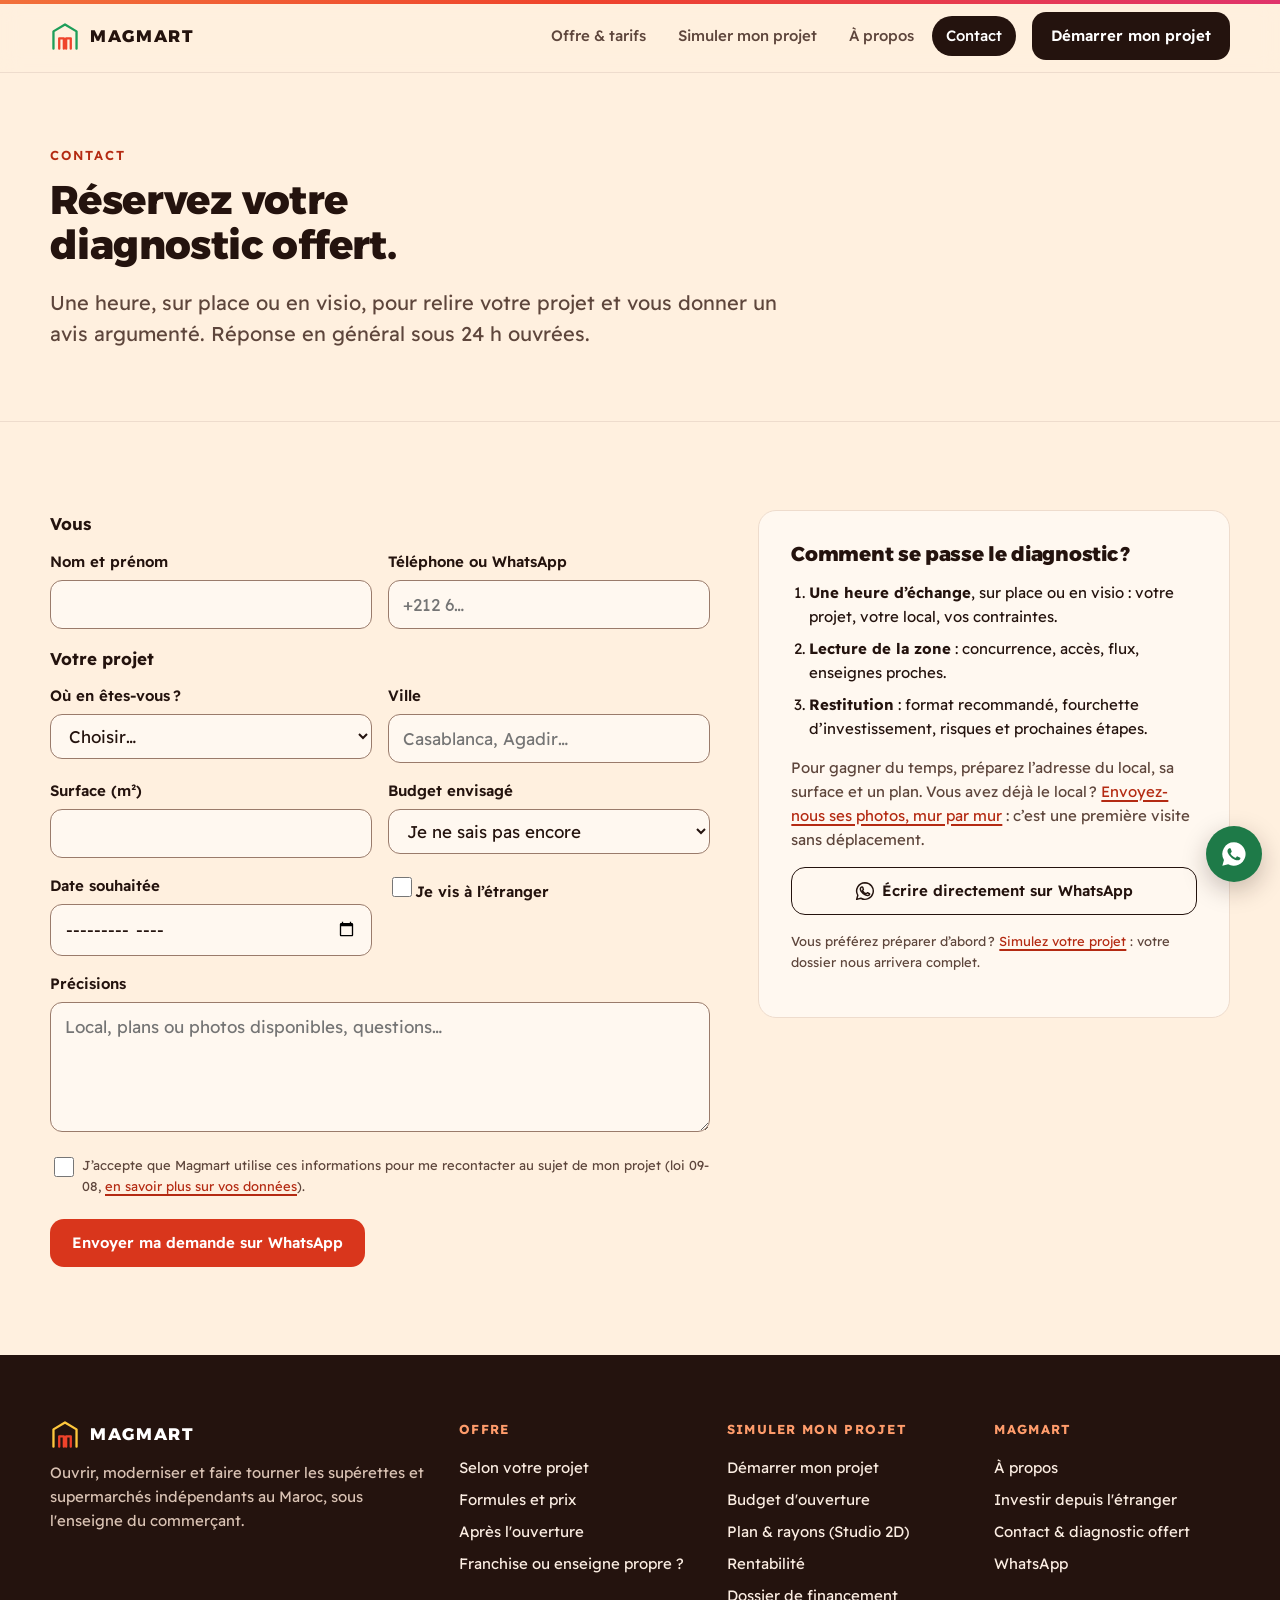
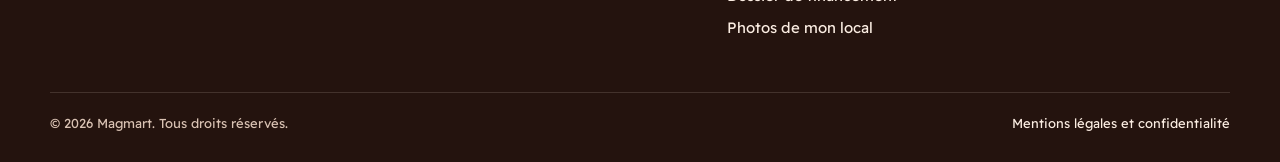
<file: contact.html>
<!doctype html>
<html lang="fr">
<head>
  <meta charset="utf-8">
  <meta name="viewport" content="width=device-width, initial-scale=1">
  <title>Contact et diagnostic offert — Magmart</title>
  <meta name="description" content="Réservez un diagnostic d&#x27;une heure, offert, pour votre projet de supérette ou de supermarché au Maroc. Réponse sous 24 h ouvrées.">
  <link rel="canonical" href="https://www.magmart.ma/contact.html">
  <meta property="og:title" content="Contact et diagnostic offert — Magmart">
  <meta property="og:description" content="Réservez un diagnostic d&#x27;une heure, offert, pour votre projet de supérette ou de supermarché au Maroc. Réponse sous 24 h ouvrées.">
  <meta property="og:image" content="https://www.magmart.ma/assets/img/hero-magasin.jpg">
  <meta property="og:locale" content="fr_MA">
  <link rel="icon" href="assets/img/favicon.svg" type="image/svg+xml">
  <link rel="preconnect" href="https://fonts.googleapis.com">
  <link rel="preconnect" href="https://fonts.gstatic.com" crossorigin>
  <link href="https://fonts.googleapis.com/css2?family=Alexandria:wght@600;700;800&family=Readex+Pro:wght@300..700&display=swap" rel="stylesheet">
  <link rel="stylesheet" href="assets/css/style.css">
  <link rel="stylesheet" href="assets/css/outils.css">
</head>
<body>
<a class="skip" href="#contenu">Aller au contenu</a>
<header class="site-header">
  <div class="wrap">
    <a class="logo" href="index.html" aria-label="Magmart, accueil"><svg viewBox="0 0 26 26" fill="none" stroke-width="2" stroke-linecap="round" stroke-linejoin="round" aria-hidden="true"><path d="M3 24V9l10-6 10 6v15" stroke="#1e9e5a"/><path d="M8 24v-9h4v9M14 24v-9h4v9" stroke="#ef432b"/></svg>MAGMART</a>
    <button type="button" class="nav-toggle" aria-label="Menu" aria-expanded="false" aria-controls="menu">
      <svg viewBox="0 0 24 24" fill="none" stroke="currentColor" stroke-width="2" aria-hidden="true"><path d="M3 6h18M3 12h18M3 18h18"/></svg>
    </button>
    <nav class="nav" id="menu" aria-label="Navigation principale"><a href="offre.html">Offre & tarifs</a><a href="projet.html">Simuler mon projet</a><a href="a-propos.html">À propos</a><a href="contact.html" aria-current="page">Contact</a><a href="demarrer.html" class="btn btn--secondary">Démarrer mon projet</a></nav>
  </div>
</header>
<main id="contenu">
<section class="page-hero"><div class="wrap">
  <span class="eyebrow">Contact</span><h1>Réservez votre diagnostic offert.</h1><p class="lead">Une heure, sur place ou en visio, pour relire votre projet et vous donner un avis argumenté. Réponse en général sous 24 h ouvrées.</p>
</div></section>
<section class="section"><div class="wrap contact-grid">
  <form class="form" id="lead-form" novalidate>
    <p class="full alert" id="lead-prefill" hidden><span>Nous avons repris les informations de votre simulation. Vérifiez-les, puis envoyez.</span></p>
    <fieldset><legend>Vous</legend>
      <div><label for="nom">Nom et prénom</label><input id="nom" name="nom" required autocomplete="name"></div>
      <div><label for="tel">Téléphone ou WhatsApp</label><input id="tel" name="tel" type="tel" required autocomplete="tel" placeholder="+212 6…"></div>
    </fieldset>
    <fieldset><legend>Votre projet</legend>
      <div><label for="profil">Où en êtes-vous ?</label><select id="profil" name="profil" required>
        <option value="">Choisir…</option>
        <option value="idee">J’ai une idée, pas encore de local</option>
        <option value="local">J’ai un local, en vue ou signé</option>
        <option value="moderniser">Je modernise mon épicerie</option>
        <option value="ouvert">Mon magasin est ouvert, je veux mieux le gérer</option>
        <option value="multisite">J’ouvre un autre magasin</option></select></div>
      <div><label for="ville">Ville</label><input id="ville" name="ville" required placeholder="Casablanca, Agadir…" autocomplete="address-level2"></div>
      <div><label for="surface">Surface (m²)</label><input id="surface" name="surface" type="number" min="20" inputmode="numeric"></div>
      <div><label for="budget">Budget envisagé</label><select id="budget" name="budget">
        <option value="">Je ne sais pas encore</option><option value="<500k">Moins de 500 000 MAD</option><option value="500k-1.5M">500 000 – 1 500 000 MAD</option><option value="1.5-4M">1,5 – 4 M MAD</option><option value=">4M">Plus de 4 M MAD</option></select></div>
      <div><label for="date">Date souhaitée</label><input id="date" name="date" type="month"></div>
      <div><label for="mre" class="mre-check"><input type="checkbox" id="mre" name="mre">Je vis à l’étranger</label></div>
      <div class="full"><label for="message">Précisions</label><textarea id="message" name="message" rows="4" placeholder="Local, plans ou photos disponibles, questions…"></textarea></div>
    </fieldset>
    <label class="consent full"><input type="checkbox" required><span>J’accepte que Magmart utilise ces informations pour me recontacter au sujet de mon projet (loi 09-08, <a href="mentions-legales.html#donnees">en savoir plus sur vos données</a>).</span></label>
    <div class="full"><button class="btn btn--primary" type="submit">Envoyer ma demande sur WhatsApp</button></div>
    <div class="form-status" role="status" aria-live="polite" hidden>Merci. WhatsApp s’ouvre avec votre message pré-rempli : il vous reste à l’envoyer.</div>
  </form>
  <aside class="contact-aside">
    <h2 style="font-size:var(--fs-lg)">Comment se passe le diagnostic ?</h2>
    <ol>
      <li><strong>Une heure d’échange</strong>, sur place ou en visio : votre projet, votre local, vos contraintes.</li>
      <li><strong>Lecture de la zone</strong> : concurrence, accès, flux, enseignes proches.</li>
      <li><strong>Restitution</strong> : format recommandé, fourchette d’investissement, risques et prochaines étapes.</li>
    </ol>
    <p class="muted" style="font-size:var(--fs-sm)">Pour gagner du temps, préparez l’adresse du local, sa surface et un plan. Vous avez déjà le local ? <a href="photos.html">Envoyez-nous ses photos, mur par mur</a> : c’est une première visite sans déplacement.</p>
    <a href="#" data-wa class="btn btn--ghost btn--block"><svg viewBox="0 0 24 24" fill="currentColor" class="ic" aria-hidden="true"><path d="M12 2a10 10 0 0 0-8.6 15.1L2 22l5-1.3A10 10 0 1 0 12 2Zm5.3 14.2c-.2.6-1.3 1.2-1.8 1.2-.5.1-1 .2-3.3-.7-2.8-1.1-4.5-4-4.7-4.2-.1-.2-1.1-1.5-1.1-2.8 0-1.4.7-2 1-2.3.2-.3.5-.3.7-.3h.5c.2 0 .4 0 .6.5l.8 2c.1.2.1.4 0 .5l-.4.6-.4.4c-.1.2-.3.3-.1.6.2.3.8 1.3 1.6 2.1 1.1 1 2 1.3 2.3 1.4.3.2.4.1.6 0l.8-1c.2-.3.4-.2.6-.1l1.9.9c.3.1.5.2.5.3.1.2.1.7-.1 1.3Z"/></svg>Écrire directement sur WhatsApp</a>
    <p class="muted" style="font-size:var(--fs-xs);margin-top:16px">Vous préférez préparer d’abord ? <a href="demarrer.html">Simulez votre projet</a> : votre dossier nous arrivera complet.</p>
  </aside>
</div></section>
</main>
<footer class="site-footer">
  <div class="wrap">
    <div class="footer-grid">
      <div>
        <a class="logo" href="index.html"><svg viewBox="0 0 26 26" fill="none" stroke-width="2" stroke-linecap="round" stroke-linejoin="round" aria-hidden="true"><path d="M3 24V9l10-6 10 6v15" stroke="#ffc83d"/><path d="M8 24v-9h4v9M14 24v-9h4v9" stroke="#ef432b"/></svg>MAGMART</a>
        <p>Ouvrir, moderniser et faire tourner les supérettes et supermarchés indépendants au Maroc, sous l'enseigne du commerçant.</p>
      </div>
      <div><p class="f-title">Offre</p><a href="offre.html#stades">Selon votre projet</a><a href="offre.html#formules">Formules et prix</a><a href="offre.html#apres">Après l'ouverture</a><a href="franchise-ou-enseigne.html">Franchise ou enseigne propre ?</a></div>
      <div><p class="f-title">Simuler mon projet</p><a href="demarrer.html">Démarrer mon projet</a><a href="simulateur.html">Budget d'ouverture</a><a href="planificateur.html">Plan & rayons (Studio 2D)</a><a href="exploitation.html">Rentabilité</a><a href="dossier.html">Dossier de financement</a><a href="photos.html">Photos de mon local</a></div>
      <div><p class="f-title">Magmart</p><a href="a-propos.html">À propos</a><a href="mre.html">Investir depuis l'étranger</a><a href="contact.html">Contact & diagnostic offert</a><a href="#" data-wa>WhatsApp</a></div>
    </div>
    <div class="footer-bottom"><span>© <span data-year>2026</span> Magmart. Tous droits réservés.</span><a href="mentions-legales.html" style="display:inline">Mentions légales et confidentialité</a></div>
  </div>
</footer>
<a class="wa-float" href="#" data-wa aria-label="Écrire à Magmart sur WhatsApp"><svg viewBox="0 0 24 24" fill="currentColor" aria-hidden="true"><path d="M12 2a10 10 0 0 0-8.6 15.1L2 22l5-1.3A10 10 0 1 0 12 2Zm5.3 14.2c-.2.6-1.3 1.2-1.8 1.2-.5.1-1 .2-3.3-.7-2.8-1.1-4.5-4-4.7-4.2-.1-.2-1.1-1.5-1.1-2.8 0-1.4.7-2 1-2.3.2-.3.5-.3.7-.3h.5c.2 0 .4 0 .6.5l.8 2c.1.2.1.4 0 .5l-.4.6-.4.4c-.1.2-.3.3-.1.6.2.3.8 1.3 1.6 2.1 1.1 1 2 1.3 2.3 1.4.3.2.4.1.6 0l.8-1c.2-.3.4-.2.6-.1l1.9.9c.3.1.5.2.5.3.1.2.1.7-.1 1.3Z"/></svg></a>
<script src="assets/js/main.js"></script>
</body>
</html>
</file>
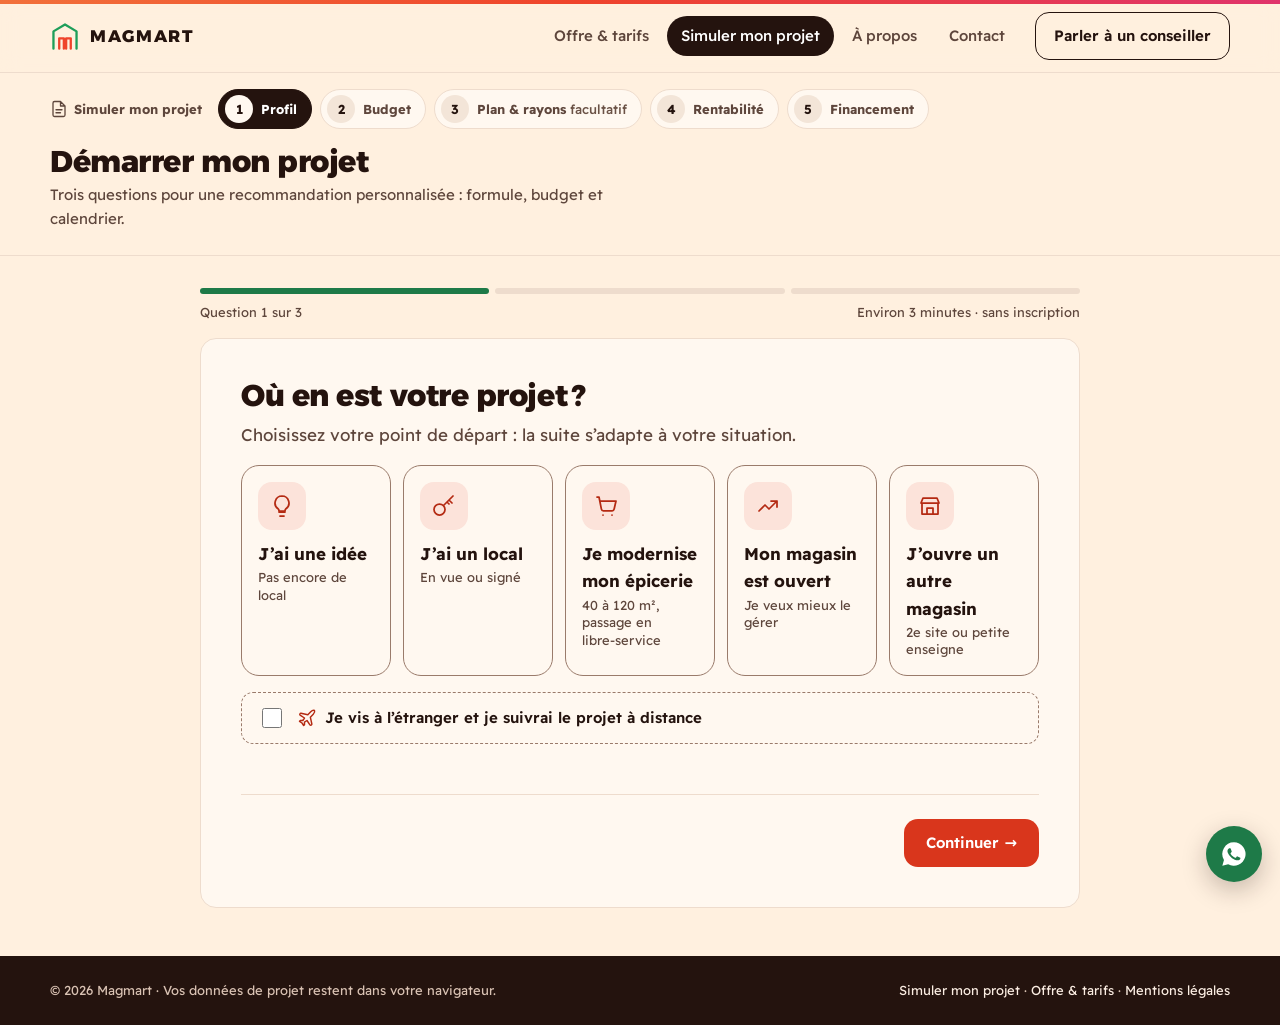
<file: demarrer.html>
<!doctype html>
<html lang="fr">
<head>
  <meta charset="utf-8">
  <meta name="viewport" content="width=device-width, initial-scale=1">
  <title>Démarrer mon projet de supérette — Magmart</title>
  <meta name="description" content="Où en est votre projet ? En 3 minutes, obtenez la formule adaptée, une estimation de budget et un calendrier. Sans inscription.">
  <link rel="canonical" href="https://www.magmart.ma/demarrer.html">
  <meta property="og:title" content="Démarrer mon projet de supérette — Magmart">
  <meta property="og:description" content="Où en est votre projet ? En 3 minutes, obtenez la formule adaptée, une estimation de budget et un calendrier. Sans inscription.">
  <meta property="og:image" content="https://www.magmart.ma/assets/img/hero-magasin.jpg">
  <meta property="og:locale" content="fr_MA">
  <link rel="icon" href="assets/img/favicon.svg" type="image/svg+xml">
  <link rel="preconnect" href="https://fonts.googleapis.com">
  <link rel="preconnect" href="https://fonts.gstatic.com" crossorigin>
  <link href="https://fonts.googleapis.com/css2?family=Alexandria:wght@600;700;800&family=Readex+Pro:wght@300..700&display=swap" rel="stylesheet">
  <link rel="stylesheet" href="assets/css/style.css">
  <link rel="stylesheet" href="assets/css/outils.css">
</head>
<body>
<a class="skip" href="#contenu">Aller au contenu</a>
<header class="site-header">
  <div class="wrap">
    <a class="logo" href="index.html" aria-label="Magmart, accueil"><svg viewBox="0 0 26 26" fill="none" stroke-width="2" stroke-linecap="round" stroke-linejoin="round" aria-hidden="true"><path d="M3 24V9l10-6 10 6v15" stroke="#1e9e5a"/><path d="M8 24v-9h4v9M14 24v-9h4v9" stroke="#ef432b"/></svg>MAGMART</a>
    <button type="button" class="nav-toggle" aria-label="Menu" aria-expanded="false" aria-controls="menu">
      <svg viewBox="0 0 24 24" fill="none" stroke="currentColor" stroke-width="2" aria-hidden="true"><path d="M3 6h18M3 12h18M3 18h18"/></svg>
    </button>
    <nav class="nav" id="menu" aria-label="Navigation principale"><a href="offre.html">Offre & tarifs</a><a href="projet.html" aria-current="page">Simuler mon projet</a><a href="a-propos.html">À propos</a><a href="contact.html">Contact</a><a href="#" data-wa class="btn btn--ghost">Parler à un conseiller</a></nav>
  </div>
</header>
<main id="contenu">
<div class="tool-head">
  <div class="wrap">
    <nav class="pstep" aria-label="Étapes de votre projet">
      <a class="pstep-home" href="projet.html"><svg class="ic" viewBox="0 0 24 24" aria-hidden="true"><path d="M14 2H6a2 2 0 0 0-2 2v16a2 2 0 0 0 2 2h12a2 2 0 0 0 2-2V8zM14 2v6h6M8 13h8M8 17h6"/></svg><span>Simuler mon projet</span></a>
      <ol><li data-step="profil"><a href="demarrer.html" aria-current="step"><span class="pstep-n">1</span><span class="pstep-l">Profil</span></a></li><li data-step="budget"><a href="simulateur.html"><span class="pstep-n">2</span><span class="pstep-l">Budget</span></a></li><li data-step="plan"><a href="planificateur.html"><span class="pstep-n">3</span><span class="pstep-l">Plan & rayons<small>facultatif</small></span></a></li><li data-step="rentabilite"><a href="exploitation.html"><span class="pstep-n">4</span><span class="pstep-l">Rentabilité</span></a></li><li data-step="financement"><a href="dossier.html"><span class="pstep-n">5</span><span class="pstep-l">Financement</span></a></li></ol>
    </nav>
    <div class="tool-title"><h1>Démarrer mon projet</h1><p>Trois questions pour une recommandation personnalisée : formule, budget et calendrier.</p></div>
  </div>
</div><section class="tool-body"><div class="wrap wizard">
  <div class="resume" id="wz-resume" hidden>
    <span>Vous avez déjà commencé votre projet sur ce navigateur.</span>
    <span class="btn-row"><button type="button" class="btn btn--secondary btn--sm" id="wz-continue">Reprendre</button><button type="button" class="btn btn--ghost btn--sm" id="wz-restart">Recommencer</button></span>
  </div>
  <div class="wz-progress" id="wz-progress" aria-hidden="true"></div>
  <div class="wz-meta"><span id="wz-count"></span><span>Environ 3 minutes · sans inscription</span></div>

  <form class="wz-card" id="wizard" novalidate>
    <div class="wz-step" data-step="1">
      <h2>Où en est votre projet ?</h2>
      <p>Choisissez votre point de départ : la suite s’adapte à votre situation.</p>
      <fieldset class="choices choices--stades"><legend class="sr-only">Stade du projet</legend><label class="choice"><input type="radio" name="stade" value="idee" required>
  <span><i class="ic-tile"><svg class="ic" viewBox="0 0 24 24" aria-hidden="true"><path d="M9 18h6M10 22h4M12 2a7 7 0 0 0-4 12.7c.6.5 1 1.3 1 2.3h6c0-1 .4-1.8 1-2.3A7 7 0 0 0 12 2z"/></svg></i><b>J’ai une idée</b><small>Pas encore de local</small></span></label><label class="choice"><input type="radio" name="stade" value="local" required>
  <span><i class="ic-tile"><svg class="ic" viewBox="0 0 24 24" aria-hidden="true"><path d="M2 15.5a5.5 5.5 0 1 0 11 0 5.5 5.5 0 1 0-11 0M11.5 11.5 21 2M17 6l3 3M15 8l2 2"/></svg></i><b>J’ai un local</b><small>En vue ou signé</small></span></label><label class="choice"><input type="radio" name="stade" value="moderniser" required>
  <span><i class="ic-tile"><svg class="ic" viewBox="0 0 24 24" aria-hidden="true"><path d="M3 3h2l2.4 12.2a2 2 0 0 0 2 1.6h8.7a2 2 0 0 0 2-1.6L22 7H6M9 21h.01M18 21h.01"/></svg></i><b>Je modernise mon épicerie</b><small>40 à 120 m², passage en libre‑service</small></span></label><label class="choice"><input type="radio" name="stade" value="ouvert" required>
  <span><i class="ic-tile"><svg class="ic" viewBox="0 0 24 24" aria-hidden="true"><path d="M3 17l6-6 4 4 8-8M15 7h6v6"/></svg></i><b>Mon magasin est ouvert</b><small>Je veux mieux le gérer</small></span></label><label class="choice"><input type="radio" name="stade" value="multisite" required>
  <span><i class="ic-tile"><svg class="ic" viewBox="0 0 24 24" aria-hidden="true"><path d="M3 9l2-5h14l2 5M4 9v11h16V9M3 9h18M9 20v-6h6v6"/></svg></i><b>J’ouvre un autre magasin</b><small>2e site ou petite enseigne</small></span></label></fieldset>
      <label class="mre-toggle"><input type="checkbox" name="mre"> <span><svg class="ic" viewBox="0 0 24 24" aria-hidden="true"><path d="M17.8 19.2 16 11l3.5-3.5C21 6 21.5 4 21 3c-1-.5-3 0-4.5 1.5L13 8 4.8 6.2c-.5-.1-.9.1-1.1.5l-.3.5c-.2.5-.1 1 .3 1.3L9 12l-2 3H4l-1 1 3 2 2 3 1-1v-3l3-2 3.5 5.3c.3.4.8.5 1.3.3l.5-.2c.4-.3.6-.7.5-1.2z"/></svg>Je vis à l’étranger et je suivrai le projet à distance</span></label>
    </div>

    <div class="wz-step" data-step="2" hidden>
      <h2>Le local</h2>
      <p>Pas encore de local ? Indiquez la surface visée : nous vous aiderons à le choisir.</p>
      <fieldset class="choices choices--compact" id="q-local"><legend>Où en êtes-vous avec le local ?</legend>
        <label class="choice"><input type="radio" name="local" value="recherche"><span><b>Je cherche</b><small>Pas encore de local</small></span></label>
        <label class="choice"><input type="radio" name="local" value="nego"><span><b>En vue</b><small>Un ou plusieurs locaux en négociation</small></span></label>
        <label class="choice"><input type="radio" name="local" value="signe"><span><b>Signé</b><small>Bail ou achat conclu</small></span></label>
      </fieldset>
      <div class="wz-fields">
        <div><label class="lbl" for="wz-ville">Ville</label><input class="field" type="text" id="wz-ville" name="ville" list="villes" placeholder="Ex. : Agadir" required autocomplete="address-level2">
          <datalist id="villes"><option>Casablanca</option><option>Rabat</option><option>Marrakech</option><option>Tanger</option><option>Fès</option><option>Agadir</option><option>Meknès</option><option>Oujda</option><option>Kénitra</option><option>Tétouan</option><option>El Jadida</option><option>Laâyoune</option><option>Mohammedia</option><option>Béni Mellal</option><option>Nador</option></datalist></div>
        <div><label class="lbl" for="wz-surface"><span id="lbl-surface-txt">Surface du magasin</span> <output id="wz-surface-out" for="wz-surface">200 m²</output></label><input type="range" id="wz-surface" name="surface" min="40" max="1500" step="10" value="200"></div>
      </div>
      <fieldset class="choices choices--compact" id="q-etat"><legend>État du local</legend>
        <label class="choice"><input type="radio" name="etat" value="brut"><span><b>Brut</b><small>Plateau nu</small></span></label>
        <label class="choice"><input type="radio" name="etat" value="renover"><span><b>À rénover</b><small>Ancien commerce</small></span></label>
        <label class="choice"><input type="radio" name="etat" value="amenage"><span><b>Déjà aménagé</b><small>Peu de travaux</small></span></label>
      </fieldset>
    </div>

    <div class="wz-step" data-step="3" hidden>
      <h2>Votre magasin</h2>
      <fieldset class="choices choices--compact"><legend>Format</legend>
        <label class="choice"><input type="radio" name="format" value="proxi" required><span><b>Proximité</b><small>Le quotidien du quartier</small></span></label>
        <label class="choice"><input type="radio" name="format" value="premium"><span><b>Premium</b><small>Qualité et service</small></span></label>
        <label class="choice"><input type="radio" name="format" value="super"><span><b>Supermarché</b><small>Courses complètes</small></span></label>
        <label class="choice"><input type="radio" name="format" value="conseil"><span><b>Je ne sais pas</b><small>Magmart me conseille</small></span></label>
      </fieldset>
      <fieldset class="choices choices--compact"><legend>Rayons et services souhaités <span class="muted">(facultatif)</span></legend>
        <label class="choice"><input type="checkbox" name="rayons" value="fl"><span><b>Fruits & légumes</b></span></label>
        <label class="choice"><input type="checkbox" name="rayons" value="boucherie"><span><b>Boucherie</b></span></label>
        <label class="choice"><input type="checkbox" name="rayons" value="boulangerie"><span><b>Boulangerie</b></span></label>
        <label class="choice"><input type="checkbox" name="rayons" value="ecom"><span><b>Vente en ligne</b></span></label>
      </fieldset>
      <div class="wz-fields">
        <div id="q-budget"><label class="lbl" for="wz-budget">Budget global envisagé</label><select class="field" id="wz-budget" name="budget">
          <option value="">Je ne sais pas encore</option><option value="&lt;500k">Moins de 500 000 MAD</option><option value="500k-1.5M">500 000 – 1 500 000 MAD</option><option value="1.5-4M">1,5 – 4 M MAD</option><option value="&gt;4M">Plus de 4 M MAD</option></select></div>
        <div><label class="lbl" for="wz-date" id="lbl-date">Ouverture souhaitée</label><input class="field" type="month" id="wz-date" name="date" pattern="[0-9]4-[0-9]2" placeholder="AAAA-MM"></div>
      </div>
    </div>

    <div class="wz-step" data-step="4" hidden>
      <span class="eyebrow">Votre recommandation</span>
      <h2 id="reco-title">Voici ce que nous vous proposons</h2>
      <div id="reco"></div>
      <div class="reco-actions">
        <a href="simulateur.html" class="btn btn--primary" id="reco-next"><span id="reco-next-label">Continuer : mon budget d’ouverture</span><svg class="ic" viewBox="0 0 24 24" aria-hidden="true"><path d="M5 12h14M13 5l7 7-7 7"/></svg></a>
        <a href="contact.html" class="btn btn--ghost" id="reco-wa" target="_blank" rel="noopener"><svg viewBox="0 0 24 24" fill="currentColor" class="ic" aria-hidden="true"><path d="M12 2a10 10 0 0 0-8.6 15.1L2 22l5-1.3A10 10 0 1 0 12 2Zm5.3 14.2c-.2.6-1.3 1.2-1.8 1.2-.5.1-1 .2-3.3-.7-2.8-1.1-4.5-4-4.7-4.2-.1-.2-1.1-1.5-1.1-2.8 0-1.4.7-2 1-2.3.2-.3.5-.3.7-.3h.5c.2 0 .4 0 .6.5l.8 2c.1.2.1.4 0 .5l-.4.6-.4.4c-.1.2-.3.3-.1.6.2.3.8 1.3 1.6 2.1 1.1 1 2 1.3 2.3 1.4.3.2.4.1.6 0l.8-1c.2-.3.4-.2.6-.1l1.9.9c.3.1.5.2.5.3.1.2.1.7-.1 1.3Z"/></svg>Réserver mon diagnostic maintenant</a>
      </div>
      <p class="muted" style="font-size:var(--fs-xs);margin-top:16px">Estimation indicative et non contractuelle, confirmée par une proposition écrite, en général sous 72 h après le diagnostic.</p>
    </div>

    <p class="wz-error" id="wz-error" role="alert"></p>
    <div class="wz-nav">
      <button type="button" class="btn btn--ghost" id="wz-prev"><svg class="ic" viewBox="0 0 24 24" aria-hidden="true"><path d="M19 12H5M11 19l-7-7 7-7"/></svg>Retour</button>
      <button type="button" class="btn btn--primary" id="wz-next">Continuer</button>
    </div>
  </form>
</div></section>
</main>
<footer class="site-footer site-footer--compact">
  <div class="wrap footer-bottom">
    <span>© <span data-year>2026</span> Magmart · Vos données de projet restent dans votre navigateur.</span>
    <span><a href="projet.html" style="display:inline">Simuler mon projet</a> · <a href="offre.html" style="display:inline">Offre & tarifs</a> · <a href="mentions-legales.html" style="display:inline">Mentions légales</a></span>
  </div>
</footer>
<a class="wa-float" href="#" data-wa aria-label="Écrire à Magmart sur WhatsApp"><svg viewBox="0 0 24 24" fill="currentColor" aria-hidden="true"><path d="M12 2a10 10 0 0 0-8.6 15.1L2 22l5-1.3A10 10 0 1 0 12 2Zm5.3 14.2c-.2.6-1.3 1.2-1.8 1.2-.5.1-1 .2-3.3-.7-2.8-1.1-4.5-4-4.7-4.2-.1-.2-1.1-1.5-1.1-2.8 0-1.4.7-2 1-2.3.2-.3.5-.3.7-.3h.5c.2 0 .4 0 .6.5l.8 2c.1.2.1.4 0 .5l-.4.6-.4.4c-.1.2-.3.3-.1.6.2.3.8 1.3 1.6 2.1 1.1 1 2 1.3 2.3 1.4.3.2.4.1.6 0l.8-1c.2-.3.4-.2.6-.1l1.9.9c.3.1.5.2.5.3.1.2.1.7-.1 1.3Z"/></svg></a>
<script src="assets/js/main.js"></script>
<script src="assets/js/tarifs.js"></script>
<script src="assets/js/onboarding.js"></script>
</body>
</html>
</file>
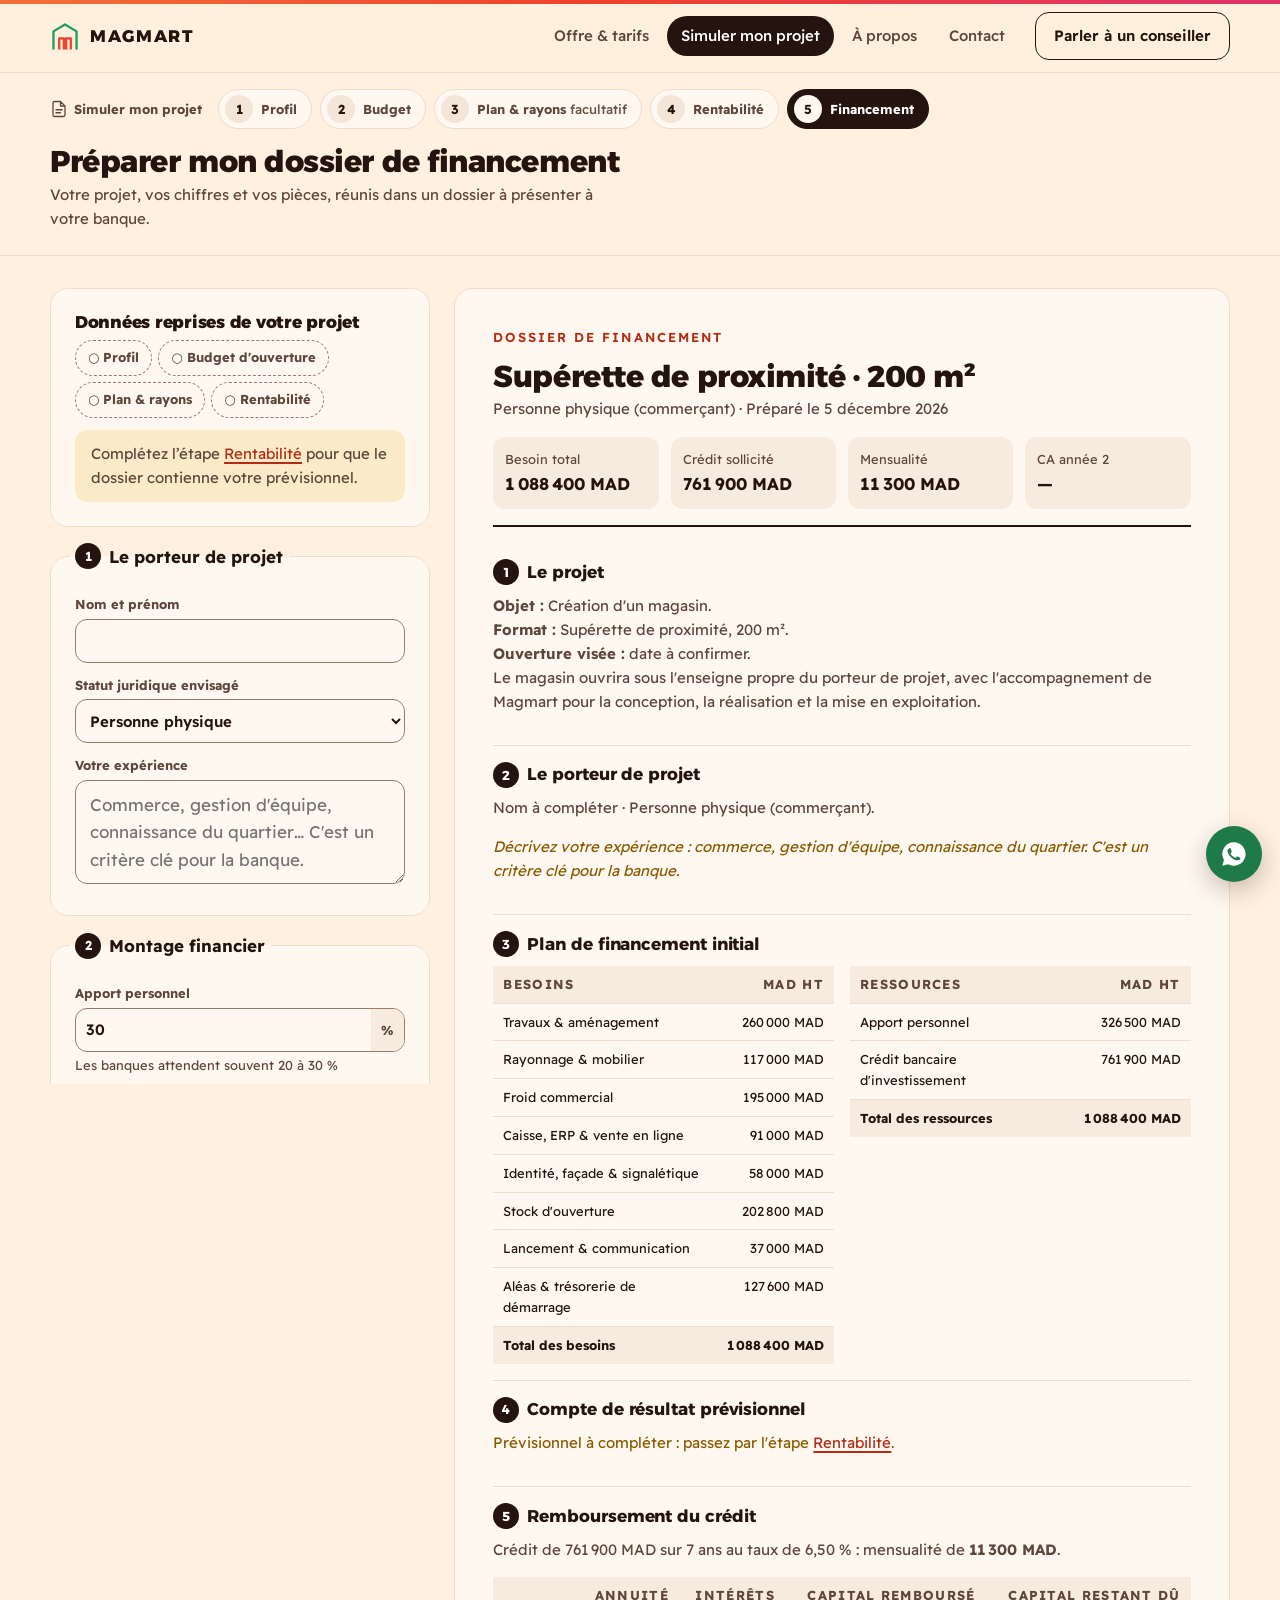
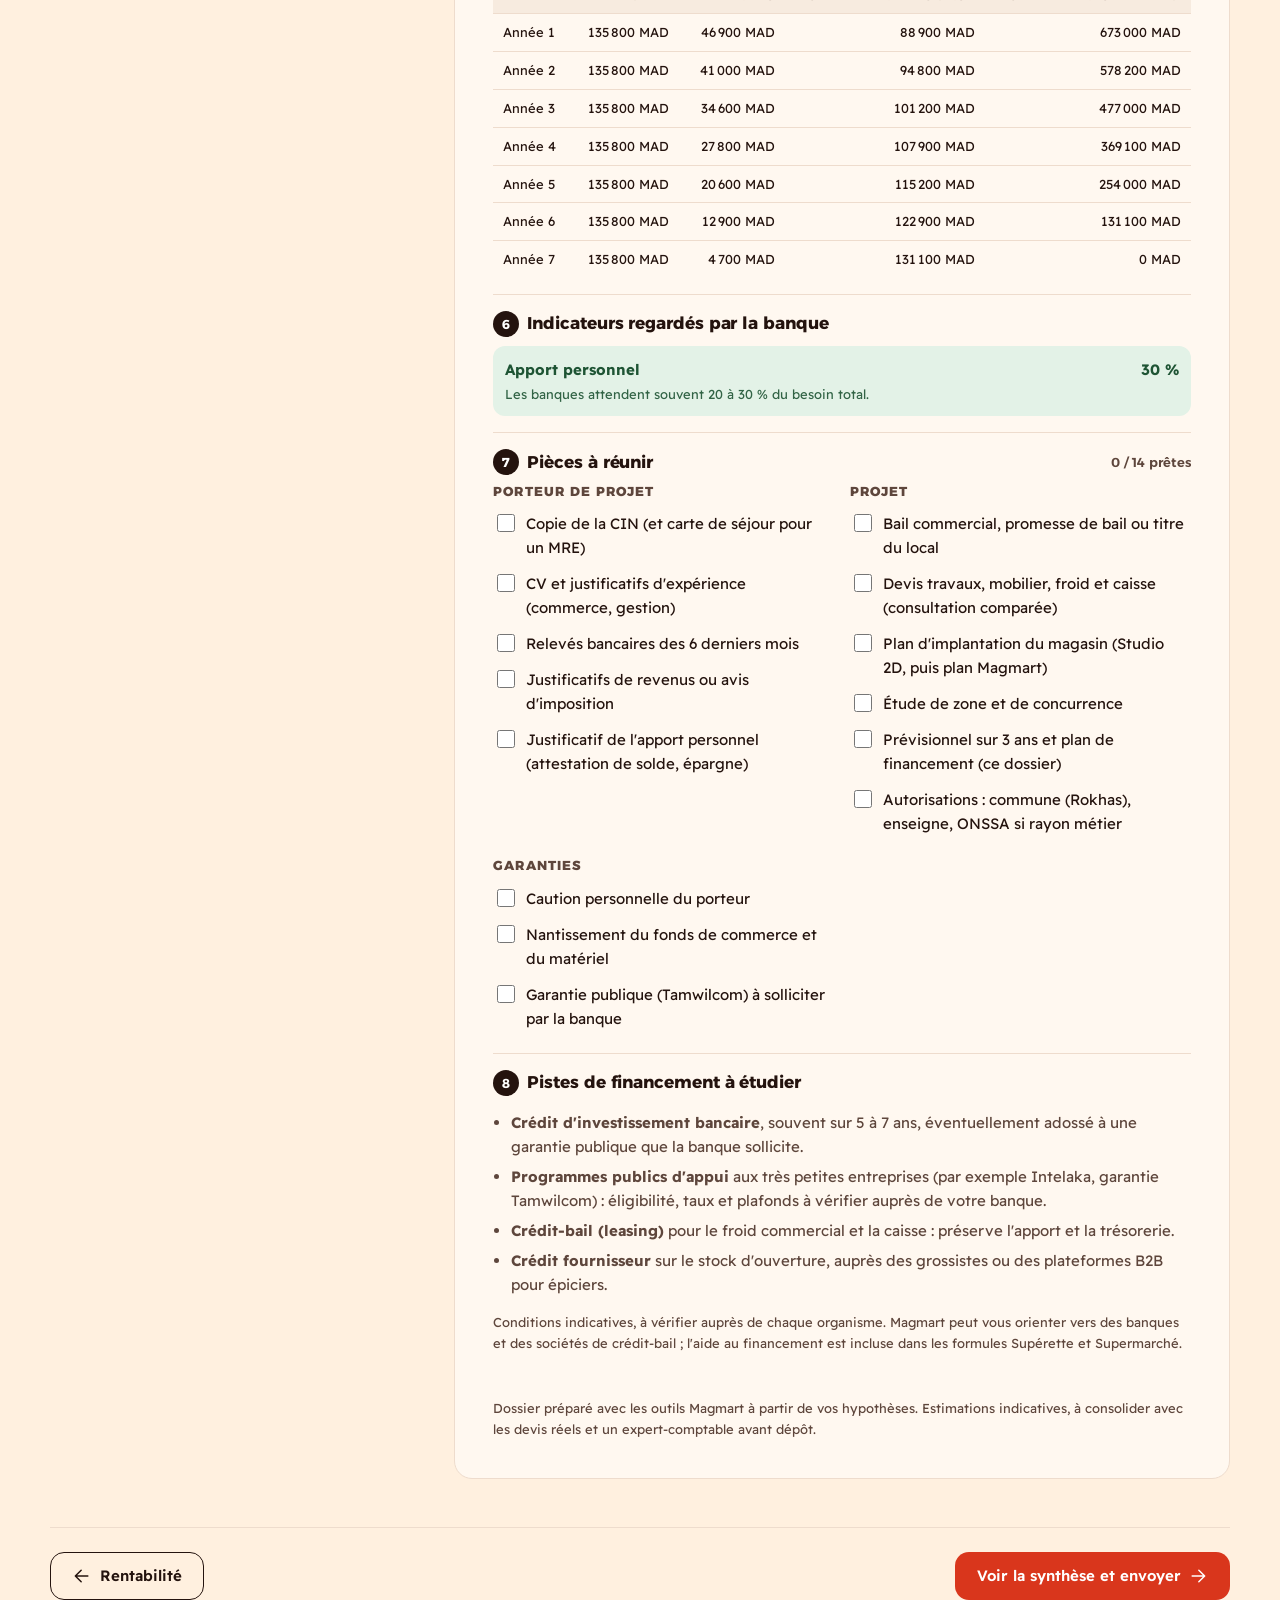
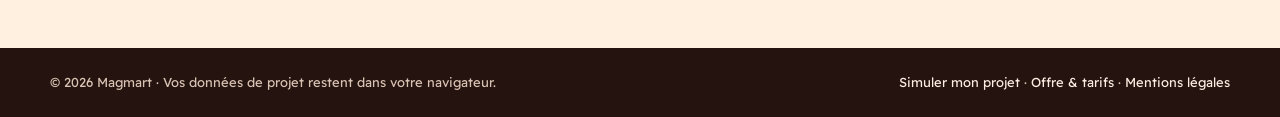
<file: dossier.html>
<!doctype html>
<html lang="fr">
<head>
  <meta charset="utf-8">
  <meta name="viewport" content="width=device-width, initial-scale=1">
  <title>Préparer mon dossier de financement — Magmart</title>
  <meta name="description" content="Un dossier bancaire prêt à imprimer : plan de financement, prévisionnel sur 3 ans, remboursement, ratios et pièces à réunir pour financer votre supérette.">
  <link rel="canonical" href="https://www.magmart.ma/dossier.html">
  <meta property="og:title" content="Préparer mon dossier de financement — Magmart">
  <meta property="og:description" content="Un dossier bancaire prêt à imprimer : plan de financement, prévisionnel sur 3 ans, remboursement, ratios et pièces à réunir pour financer votre supérette.">
  <meta property="og:image" content="https://www.magmart.ma/assets/img/hero-magasin.jpg">
  <meta property="og:locale" content="fr_MA">
  <link rel="icon" href="assets/img/favicon.svg" type="image/svg+xml">
  <link rel="preconnect" href="https://fonts.googleapis.com">
  <link rel="preconnect" href="https://fonts.gstatic.com" crossorigin>
  <link href="https://fonts.googleapis.com/css2?family=Alexandria:wght@600;700;800&family=Readex+Pro:wght@300..700&display=swap" rel="stylesheet">
  <link rel="stylesheet" href="assets/css/style.css">
  <link rel="stylesheet" href="assets/css/outils.css">
</head>
<body>
<a class="skip" href="#contenu">Aller au contenu</a>
<header class="site-header">
  <div class="wrap">
    <a class="logo" href="index.html" aria-label="Magmart, accueil"><svg viewBox="0 0 26 26" fill="none" stroke-width="2" stroke-linecap="round" stroke-linejoin="round" aria-hidden="true"><path d="M3 24V9l10-6 10 6v15" stroke="#1e9e5a"/><path d="M8 24v-9h4v9M14 24v-9h4v9" stroke="#ef432b"/></svg>MAGMART</a>
    <button type="button" class="nav-toggle" aria-label="Menu" aria-expanded="false" aria-controls="menu">
      <svg viewBox="0 0 24 24" fill="none" stroke="currentColor" stroke-width="2" aria-hidden="true"><path d="M3 6h18M3 12h18M3 18h18"/></svg>
    </button>
    <nav class="nav" id="menu" aria-label="Navigation principale"><a href="offre.html">Offre & tarifs</a><a href="projet.html" aria-current="page">Simuler mon projet</a><a href="a-propos.html">À propos</a><a href="contact.html">Contact</a><a href="#" data-wa class="btn btn--ghost">Parler à un conseiller</a></nav>
  </div>
</header>
<main id="contenu">
<div class="tool-head">
  <div class="wrap">
    <nav class="pstep" aria-label="Étapes de votre projet">
      <a class="pstep-home" href="projet.html"><svg class="ic" viewBox="0 0 24 24" aria-hidden="true"><path d="M14 2H6a2 2 0 0 0-2 2v16a2 2 0 0 0 2 2h12a2 2 0 0 0 2-2V8zM14 2v6h6M8 13h8M8 17h6"/></svg><span>Simuler mon projet</span></a>
      <ol><li data-step="profil"><a href="demarrer.html"><span class="pstep-n">1</span><span class="pstep-l">Profil</span></a></li><li data-step="budget"><a href="simulateur.html"><span class="pstep-n">2</span><span class="pstep-l">Budget</span></a></li><li data-step="plan"><a href="planificateur.html"><span class="pstep-n">3</span><span class="pstep-l">Plan & rayons<small>facultatif</small></span></a></li><li data-step="rentabilite"><a href="exploitation.html"><span class="pstep-n">4</span><span class="pstep-l">Rentabilité</span></a></li><li data-step="financement"><a href="dossier.html" aria-current="step"><span class="pstep-n">5</span><span class="pstep-l">Financement</span></a></li></ol>
    </nav>
    <div class="tool-title"><h1>Préparer mon dossier de financement</h1><p>Votre projet, vos chiffres et vos pièces, réunis dans un dossier à présenter à votre banque.</p></div>
  </div>
</div><section class="tool-body"><div class="wrap dsim">
  <form id="dform" class="dsim-form no-print" novalidate>
    <div class="card d-status-card">
      <h2 class="x-h" style="margin-top:0">Données reprises de votre projet</h2>
      <div class="d-status" id="d-status"></div>
      <p class="alert alert--info" id="d-missing" hidden style="margin-top:12px"><span>Complétez l’étape <a href="exploitation.html">Rentabilité</a> pour que le dossier contienne votre prévisionnel.</span></p>
    </div>

    <fieldset class="x-card"><legend><span>1</span>Le porteur de projet</legend>
      <div class="x-grid">
        <div class="x-fld"><label for="d-nom">Nom et prénom</label><div class="x-inp"><input id="d-nom" name="d-nom" type="text" autocomplete="name"></div></div>
        <div class="x-fld"><label for="d-statut">Statut juridique envisagé</label><div class="x-inp"><select id="d-statut" name="d-statut">
          <option value="pp">Personne physique</option><option value="sarlau">SARL AU</option><option value="sarl">SARL</option><option value="ae">Auto-entrepreneur</option></select></div></div>
      </div>
      <div class="x-fld" style="margin-top:12px"><label for="d-experience">Votre expérience</label>
        <textarea id="d-experience" name="d-experience" rows="3" class="field" placeholder="Commerce, gestion d'équipe, connaissance du quartier… C'est un critère clé pour la banque."></textarea></div>
    </fieldset>

    <fieldset class="x-card"><legend><span>2</span>Montage financier</legend>
      <div class="x-grid">
        <div class="x-fld"><label for="d-apport">Apport personnel</label>
      <div class="x-inp"><input id="d-apport" name="d-apport" type="number" step="5" min="0" max="100" inputmode="decimal"><span class="x-unit">%</span></div><small>Les banques attendent souvent 20 à 30 %</small></div>
        <div class="x-fld"><label for="d-rate">Taux du crédit</label>
      <div class="x-inp"><input id="d-rate" name="d-rate" type="number" step="0.1" min="0" inputmode="decimal"><span class="x-unit">%</span></div></div>
        <div class="x-fld"><label for="d-years">Durée du crédit</label>
      <div class="x-inp"><input id="d-years" name="d-years" type="number" step="1" min="0" inputmode="decimal"><span class="x-unit">ans</span></div></div>
      </div>
      <details class="x-adv"><summary>Autres ressources : crédit-bail, crédit fournisseur, aide, honoraires</summary><div class="x-grid">
        <div class="x-fld"><label for="d-leasing">Froid et caisse en crédit-bail</label>
      <div class="x-inp"><input id="d-leasing" name="d-leasing" type="number" step="10" min="0" max="100" inputmode="decimal"><span class="x-unit">%</span></div><small>Part financée par crédit-bail</small></div>
        <div class="x-fld"><label for="d-fournisseur">Stock payé à terme</label>
      <div class="x-inp"><input id="d-fournisseur" name="d-fournisseur" type="number" step="10" min="0" max="100" inputmode="decimal"><span class="x-unit">%</span></div><small>Crédit fournisseur</small></div>
        <div class="x-fld"><label for="d-subvention">Subvention ou aide</label>
      <div class="x-inp"><input id="d-subvention" name="d-subvention" type="number" step="1000" min="0" inputmode="decimal"><span class="x-unit">MAD</span></div></div>
        <div class="x-fld"><label for="d-honoraires">Honoraires d’accompagnement</label>
      <div class="x-inp"><input id="d-honoraires" name="d-honoraires" type="number" step="1000" min="0" inputmode="decimal"><span class="x-unit">MAD</span></div><small>À inclure dans le besoin</small></div>
      </div></details>
    </fieldset>

    <div class="btn-row">
      <button type="button" id="d-print" class="btn btn--secondary btn--sm">Imprimer ou enregistrer en PDF</button>
    </div>
  </form>

  <article class="dossier-doc" id="dossier-doc" aria-label="Dossier de financement"></article>
</div></section><nav class="tool-nav wrap no-print" aria-label="Navigation entre les étapes"><a class="btn btn--ghost" href="exploitation.html"><svg class="ic" viewBox="0 0 24 24" aria-hidden="true"><path d="M19 12H5M11 19l-7-7 7-7"/></svg>Rentabilité</a><a class="btn btn--primary" href="projet.html" data-next>Voir la synthèse et envoyer<svg class="ic" viewBox="0 0 24 24" aria-hidden="true"><path d="M5 12h14M13 5l7 7-7 7"/></svg></a></nav>
</main>
<footer class="site-footer site-footer--compact">
  <div class="wrap footer-bottom">
    <span>© <span data-year>2026</span> Magmart · Vos données de projet restent dans votre navigateur.</span>
    <span><a href="projet.html" style="display:inline">Simuler mon projet</a> · <a href="offre.html" style="display:inline">Offre & tarifs</a> · <a href="mentions-legales.html" style="display:inline">Mentions légales</a></span>
  </div>
</footer>
<a class="wa-float" href="#" data-wa aria-label="Écrire à Magmart sur WhatsApp"><svg viewBox="0 0 24 24" fill="currentColor" aria-hidden="true"><path d="M12 2a10 10 0 0 0-8.6 15.1L2 22l5-1.3A10 10 0 1 0 12 2Zm5.3 14.2c-.2.6-1.3 1.2-1.8 1.2-.5.1-1 .2-3.3-.7-2.8-1.1-4.5-4-4.7-4.2-.1-.2-1.1-1.5-1.1-2.8 0-1.4.7-2 1-2.3.2-.3.5-.3.7-.3h.5c.2 0 .4 0 .6.5l.8 2c.1.2.1.4 0 .5l-.4.6-.4.4c-.1.2-.3.3-.1.6.2.3.8 1.3 1.6 2.1 1.1 1 2 1.3 2.3 1.4.3.2.4.1.6 0l.8-1c.2-.3.4-.2.6-.1l1.9.9c.3.1.5.2.5.3.1.2.1.7-.1 1.3Z"/></svg></a>
<script src="assets/js/main.js"></script>
<script src="assets/js/dossier.js"></script>
</body>
</html>
</file>
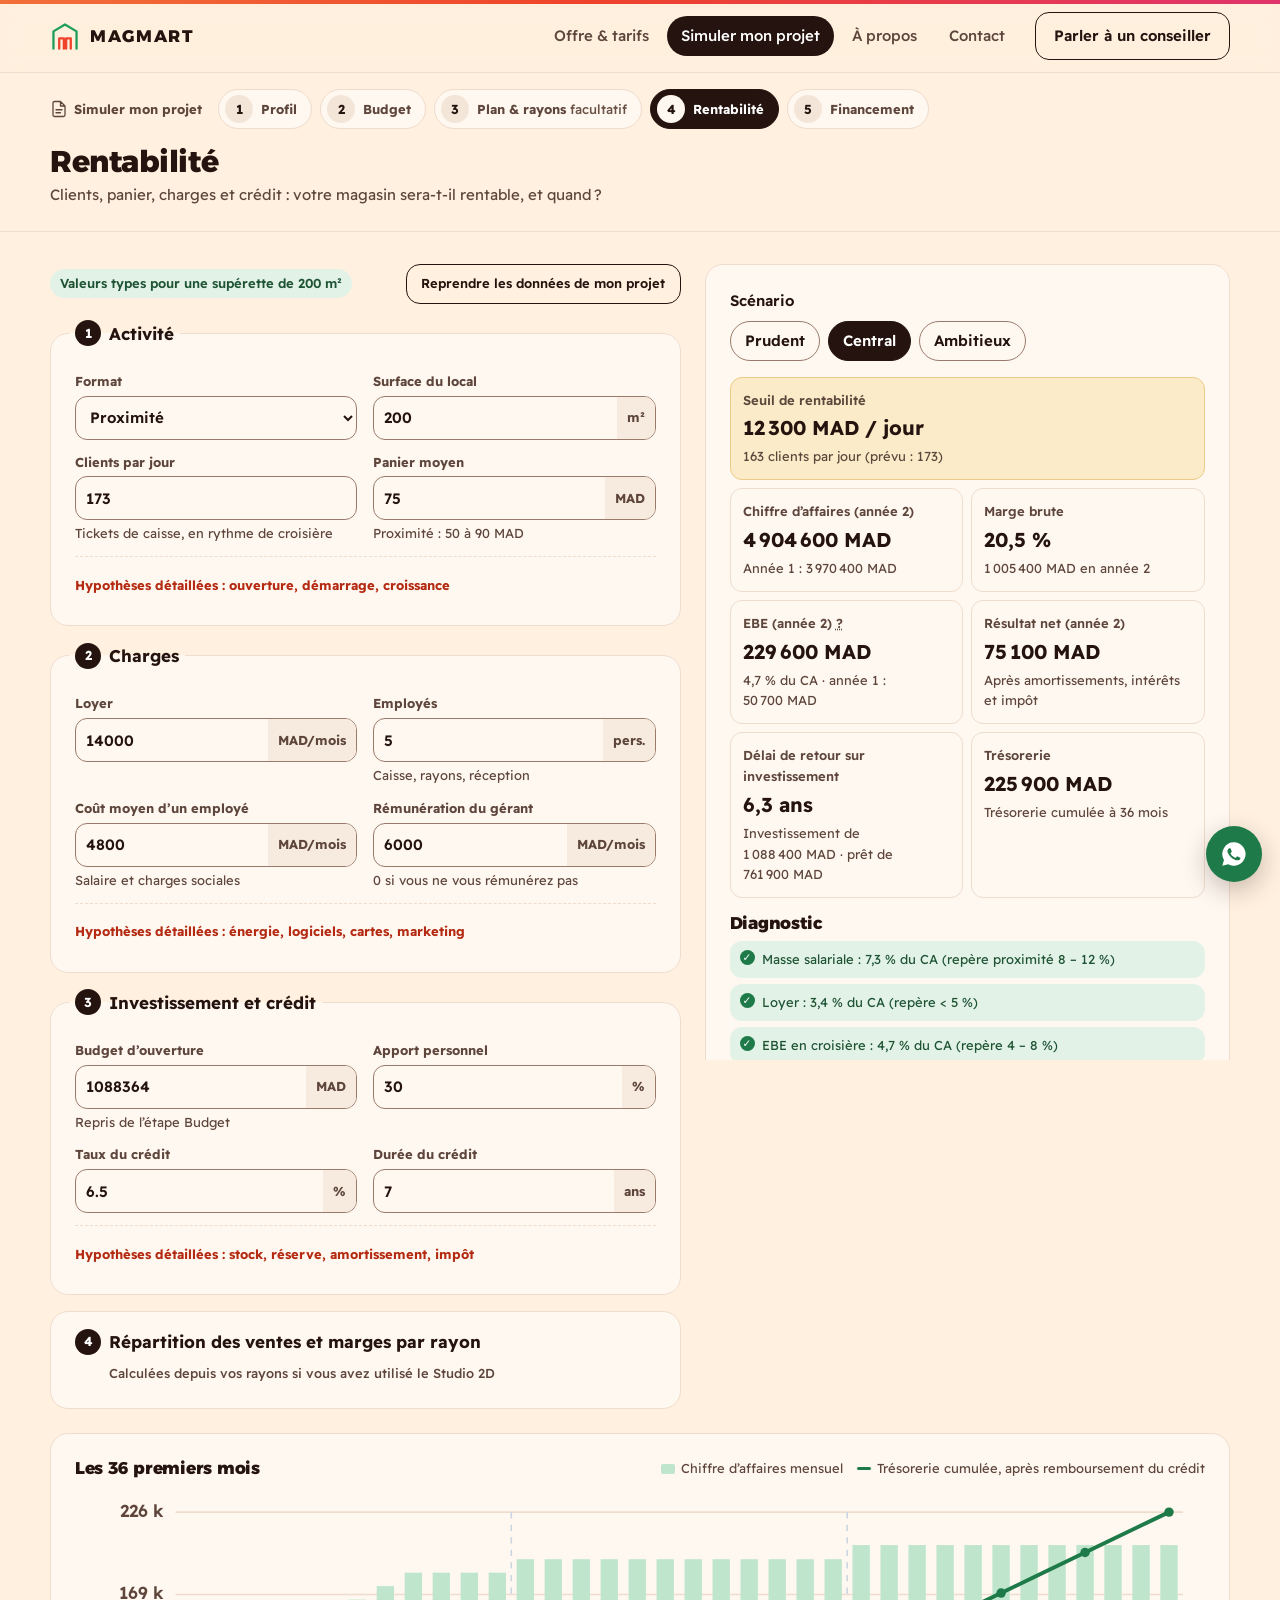
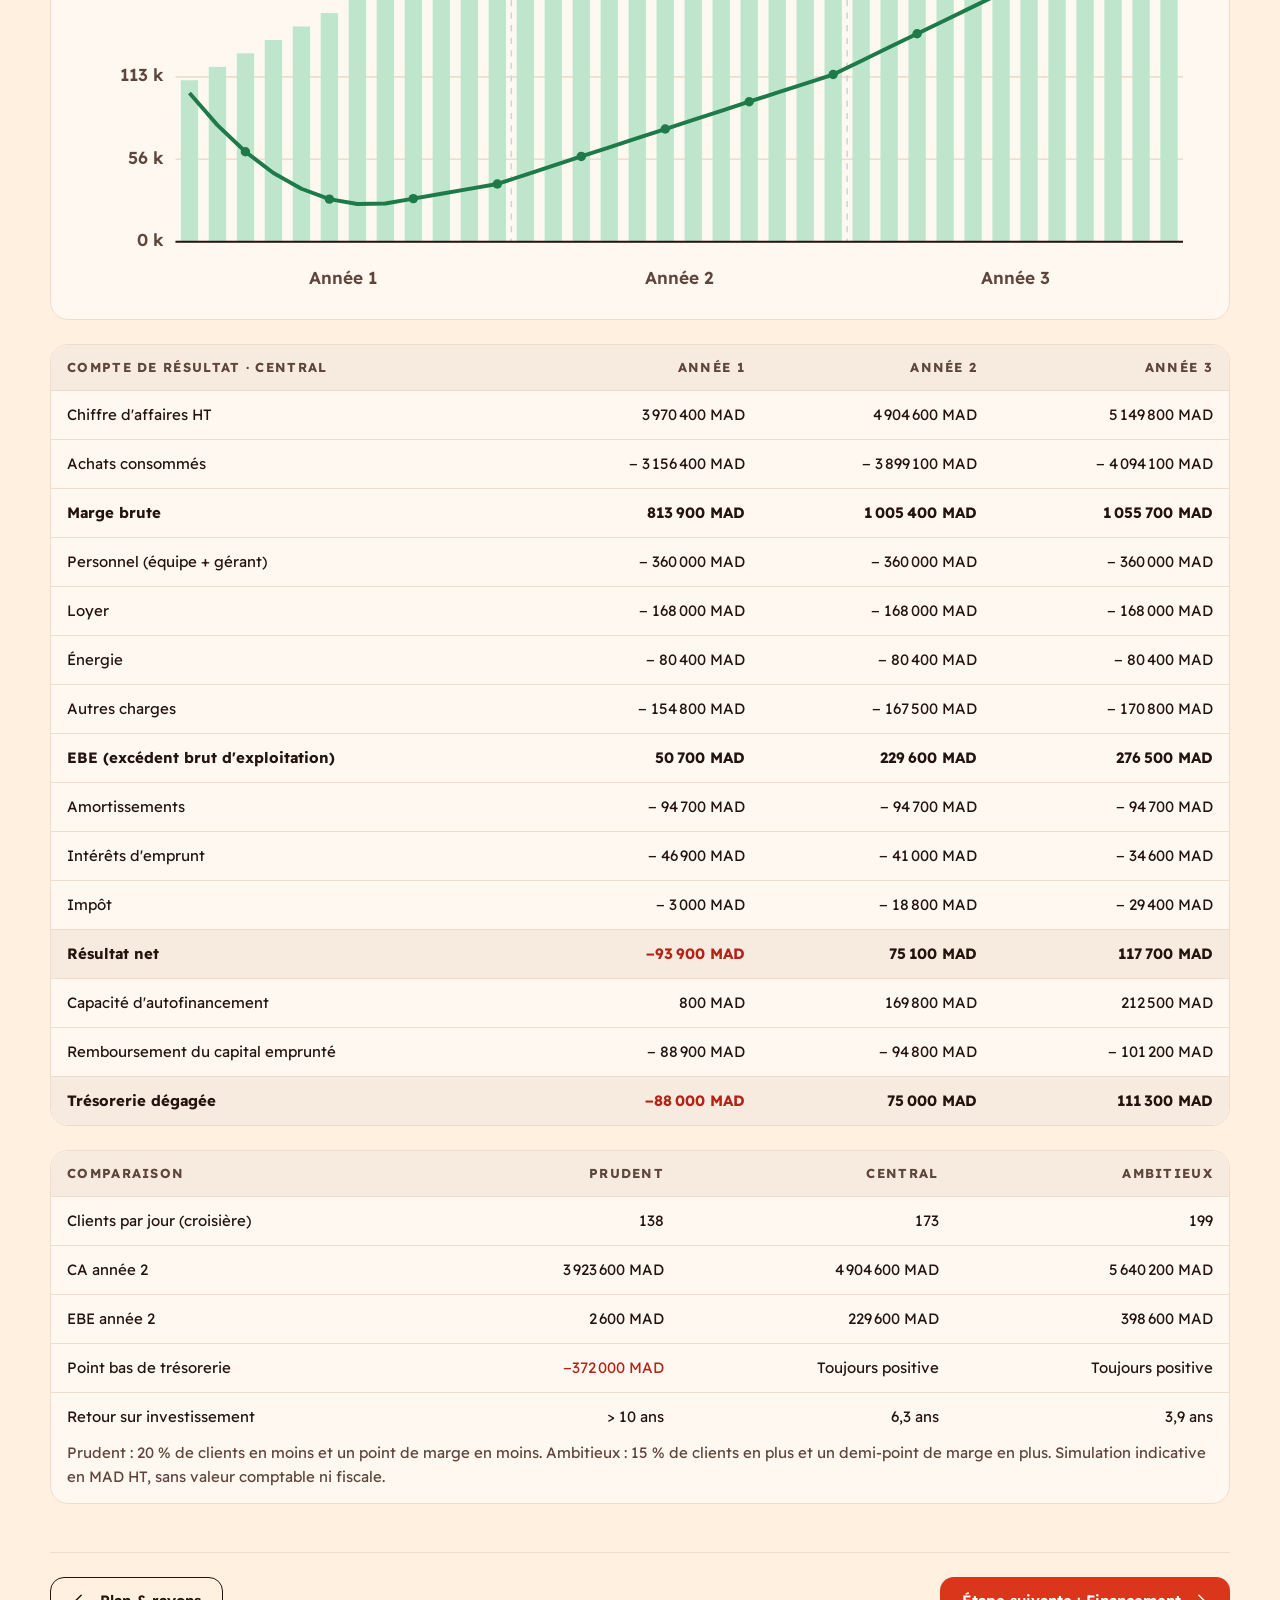
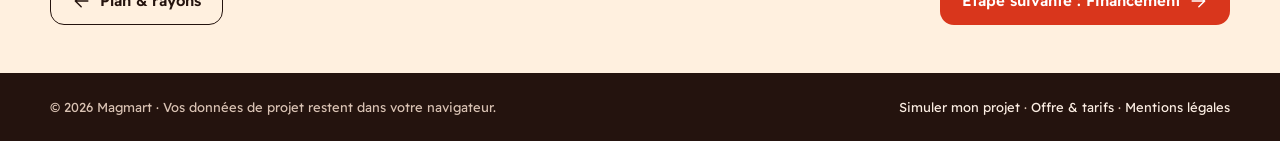
<file: exploitation.html>
<!doctype html>
<html lang="fr">
<head>
  <meta charset="utf-8">
  <meta name="viewport" content="width=device-width, initial-scale=1">
  <title>Rentabilité de votre supérette : seuil, EBE, trésorerie | Magmart</title>
  <meta name="description" content="Compte de résultat et trésorerie sur 36 mois, seuil de rentabilité et retour sur investissement de votre supérette au Maroc, en trois scénarios.">
  <link rel="canonical" href="https://www.magmart.ma/exploitation.html">
  <meta property="og:title" content="Rentabilité de votre supérette : seuil, EBE, trésorerie | Magmart">
  <meta property="og:description" content="Compte de résultat et trésorerie sur 36 mois, seuil de rentabilité et retour sur investissement de votre supérette au Maroc, en trois scénarios.">
  <meta property="og:image" content="https://www.magmart.ma/assets/img/hero-magasin.jpg">
  <meta property="og:locale" content="fr_MA">
  <link rel="icon" href="assets/img/favicon.svg" type="image/svg+xml">
  <link rel="preconnect" href="https://fonts.googleapis.com">
  <link rel="preconnect" href="https://fonts.gstatic.com" crossorigin>
  <link href="https://fonts.googleapis.com/css2?family=Alexandria:wght@600;700;800&family=Readex+Pro:wght@300..700&display=swap" rel="stylesheet">
  <link rel="stylesheet" href="assets/css/style.css">
  <link rel="stylesheet" href="assets/css/outils.css">
</head>
<body>
<a class="skip" href="#contenu">Aller au contenu</a>
<header class="site-header">
  <div class="wrap">
    <a class="logo" href="index.html" aria-label="Magmart, accueil"><svg viewBox="0 0 26 26" fill="none" stroke-width="2" stroke-linecap="round" stroke-linejoin="round" aria-hidden="true"><path d="M3 24V9l10-6 10 6v15" stroke="#1e9e5a"/><path d="M8 24v-9h4v9M14 24v-9h4v9" stroke="#ef432b"/></svg>MAGMART</a>
    <button type="button" class="nav-toggle" aria-label="Menu" aria-expanded="false" aria-controls="menu">
      <svg viewBox="0 0 24 24" fill="none" stroke="currentColor" stroke-width="2" aria-hidden="true"><path d="M3 6h18M3 12h18M3 18h18"/></svg>
    </button>
    <nav class="nav" id="menu" aria-label="Navigation principale"><a href="offre.html">Offre & tarifs</a><a href="projet.html" aria-current="page">Simuler mon projet</a><a href="a-propos.html">À propos</a><a href="contact.html">Contact</a><a href="#" data-wa class="btn btn--ghost">Parler à un conseiller</a></nav>
  </div>
</header>
<main id="contenu">
<div class="tool-head">
  <div class="wrap">
    <nav class="pstep" aria-label="Étapes de votre projet">
      <a class="pstep-home" href="projet.html"><svg class="ic" viewBox="0 0 24 24" aria-hidden="true"><path d="M14 2H6a2 2 0 0 0-2 2v16a2 2 0 0 0 2 2h12a2 2 0 0 0 2-2V8zM14 2v6h6M8 13h8M8 17h6"/></svg><span>Simuler mon projet</span></a>
      <ol><li data-step="profil"><a href="demarrer.html"><span class="pstep-n">1</span><span class="pstep-l">Profil</span></a></li><li data-step="budget"><a href="simulateur.html"><span class="pstep-n">2</span><span class="pstep-l">Budget</span></a></li><li data-step="plan"><a href="planificateur.html"><span class="pstep-n">3</span><span class="pstep-l">Plan & rayons<small>facultatif</small></span></a></li><li data-step="rentabilite"><a href="exploitation.html" aria-current="step"><span class="pstep-n">4</span><span class="pstep-l">Rentabilité</span></a></li><li data-step="financement"><a href="dossier.html"><span class="pstep-n">5</span><span class="pstep-l">Financement</span></a></li></ol>
    </nav>
    <div class="tool-title"><h1>Rentabilité</h1><p>Clients, panier, charges et crédit : votre magasin sera-t-il rentable, et quand ?</p></div>
  </div>
</div><section class="tool-body"><div class="wrap xsim">
  <div class="xsim-top">
  <form id="xform" class="xsim-form" novalidate>
    <div class="x-source"><div id="x-source"></div>
      <button type="button" id="x-reload" class="btn btn--ghost btn--sm">Reprendre les données de mon projet</button></div>

    <fieldset class="x-card"><legend><span>1</span>Activité</legend>
      <div class="x-grid">
        <div class="x-fld"><label for="x-format">Format</label><div class="x-inp"><select id="x-format" name="x-format">
          <option value="proxi">Proximité</option><option value="premium">Premium</option><option value="super">Supermarché</option></select></div></div>
        <div class="x-fld"><label for="x-surface">Surface du local</label>
      <div class="x-inp"><input id="x-surface" name="x-surface" type="number" step="1" min="0" inputmode="decimal"><span class="x-unit">m²</span></div></div>
        <div class="x-fld"><label for="x-clients">Clients par jour</label>
      <div class="x-inp"><input id="x-clients" name="x-clients" type="number" step="5" min="0" inputmode="decimal"></div><small>Tickets de caisse, en rythme de croisière</small></div>
        <div class="x-fld"><label for="x-ticket">Panier moyen</label>
      <div class="x-inp"><input id="x-ticket" name="x-ticket" type="number" step="1" min="1" inputmode="decimal"><span class="x-unit">MAD</span></div><small>Proximité : 50 à 90 MAD</small></div>
      </div>
      <details class="x-adv"><summary>Hypothèses détaillées : ouverture, démarrage, croissance</summary><div class="x-grid">
        <div class="x-fld"><label for="x-days">Jours d’ouverture par an</label>
      <div class="x-inp"><input id="x-days" name="x-days" type="number" step="1" min="1" inputmode="decimal"><span class="x-unit">j</span></div></div>
        <div class="x-fld"><label for="x-growth">Croissance annuelle</label>
      <div class="x-inp"><input id="x-growth" name="x-growth" type="number" step="0.5" min="0" inputmode="decimal"><span class="x-unit">%</span></div></div>
        <div class="x-fld"><label for="x-rampStart">Ventes au 1er mois</label>
      <div class="x-inp"><input id="x-rampStart" name="x-rampStart" type="number" step="5" min="0" inputmode="decimal"><span class="x-unit">%</span></div><small>Part du rythme de croisière</small></div>
        <div class="x-fld"><label for="x-rampMonths">Mois pour atteindre le rythme de croisière</label>
      <div class="x-inp"><input id="x-rampMonths" name="x-rampMonths" type="number" step="1" min="1" inputmode="decimal"><span class="x-unit">mois</span></div></div>
      </div></details>
    </fieldset>

    <fieldset class="x-card"><legend><span>2</span>Charges</legend>
      <div class="x-grid">
        <div class="x-fld"><label for="x-rent">Loyer</label>
      <div class="x-inp"><input id="x-rent" name="x-rent" type="number" step="100" min="0" inputmode="decimal"><span class="x-unit">MAD/mois</span></div></div>
        <div class="x-fld"><label for="x-staff">Employés</label>
      <div class="x-inp"><input id="x-staff" name="x-staff" type="number" step="1" min="0" inputmode="decimal"><span class="x-unit">pers.</span></div><small>Caisse, rayons, réception</small></div>
        <div class="x-fld"><label for="x-salary">Coût moyen d’un employé</label>
      <div class="x-inp"><input id="x-salary" name="x-salary" type="number" step="100" min="0" inputmode="decimal"><span class="x-unit">MAD/mois</span></div><small>Salaire et charges sociales</small></div>
        <div class="x-fld"><label for="x-manager">Rémunération du gérant</label>
      <div class="x-inp"><input id="x-manager" name="x-manager" type="number" step="500" min="0" inputmode="decimal"><span class="x-unit">MAD/mois</span></div><small>0 si vous ne vous rémunérez pas</small></div>
      </div>
      <details class="x-adv"><summary>Hypothèses détaillées : énergie, logiciels, cartes, marketing</summary><div class="x-grid">
        <div class="x-fld"><label for="x-energy">Électricité et eau</label>
      <div class="x-inp"><input id="x-energy" name="x-energy" type="number" step="100" min="0" inputmode="decimal"><span class="x-unit">MAD/mois</span></div><small>Le froid pèse lourd</small></div>
        <div class="x-fld"><label for="x-soft">Caisse, ERP et logiciels</label>
      <div class="x-inp"><input id="x-soft" name="x-soft" type="number" step="50" min="0" inputmode="decimal"><span class="x-unit">MAD/mois</span></div></div>
        <div class="x-fld"><label for="x-magmart">Abonnement Magmart</label><div class="x-inp"><select id="x-magmart" name="x-magmart">
          <option value="0">Aucun</option><option value="1290">Essentiel · 1 290 MAD/mois</option><option value="3900">Pilotage · 3 900 MAD/mois</option><option value="7900">Performance · 7 900 MAD/mois</option></select></div></div>
        <div class="x-fld"><label for="x-other">Autres charges fixes</label>
      <div class="x-inp"><input id="x-other" name="x-other" type="number" step="100" min="0" inputmode="decimal"><span class="x-unit">MAD/mois</span></div><small>Comptable, assurance, taxes, entretien</small></div>
        <div class="x-fld"><label for="x-cbShare">Ventes payées par carte</label>
      <div class="x-inp"><input id="x-cbShare" name="x-cbShare" type="number" step="5" min="0" inputmode="decimal"><span class="x-unit">%</span></div></div>
        <div class="x-fld"><label for="x-cbFee">Commission carte</label>
      <div class="x-inp"><input id="x-cbFee" name="x-cbFee" type="number" step="0.1" min="0" inputmode="decimal"><span class="x-unit">%</span></div></div>
        <div class="x-fld"><label for="x-mkt">Marketing et fidélité</label>
      <div class="x-inp"><input id="x-mkt" name="x-mkt" type="number" step="0.1" min="0" inputmode="decimal"><span class="x-unit">% CA</span></div></div>
      </div></details>
    </fieldset>

    <fieldset class="x-card"><legend><span>3</span>Investissement et crédit</legend>
      <div class="x-grid">
        <div class="x-fld"><label for="x-invest">Budget d’ouverture</label>
      <div class="x-inp"><input id="x-invest" name="x-invest" type="number" step="1000" min="0" inputmode="decimal"><span class="x-unit">MAD</span></div><small>Repris de l’étape Budget</small></div>
        <div class="x-fld"><label for="x-apport">Apport personnel</label>
      <div class="x-inp"><input id="x-apport" name="x-apport" type="number" step="5" min="0" inputmode="decimal"><span class="x-unit">%</span></div></div>
        <div class="x-fld"><label for="x-rate">Taux du crédit</label>
      <div class="x-inp"><input id="x-rate" name="x-rate" type="number" step="0.1" min="0" inputmode="decimal"><span class="x-unit">%</span></div></div>
        <div class="x-fld"><label for="x-years">Durée du crédit</label>
      <div class="x-inp"><input id="x-years" name="x-years" type="number" step="1" min="0" inputmode="decimal"><span class="x-unit">ans</span></div></div>
      </div>
      <details class="x-adv"><summary>Hypothèses détaillées : stock, réserve, amortissement, impôt</summary><div class="x-grid">
        <div class="x-fld"><label for="x-stock">Dont stock d’ouverture</label>
      <div class="x-inp"><input id="x-stock" name="x-stock" type="number" step="1000" min="0" inputmode="decimal"><span class="x-unit">MAD</span></div><small>Non amortissable</small></div>
        <div class="x-fld"><label for="x-reserve">Dont trésorerie de démarrage</label>
      <div class="x-inp"><input id="x-reserve" name="x-reserve" type="number" step="1000" min="0" inputmode="decimal"><span class="x-unit">MAD</span></div><small>Réserve de départ</small></div>
        <div class="x-fld"><label for="x-amort">Durée d’amortissement</label>
      <div class="x-inp"><input id="x-amort" name="x-amort" type="number" step="1" min="0" inputmode="decimal"><span class="x-unit">ans</span></div><small>Travaux et équipements</small></div>
        <div class="x-fld"><label for="x-tax">Impôt sur le résultat</label>
      <div class="x-inp"><input id="x-tax" name="x-tax" type="number" step="1" min="0" inputmode="decimal"><span class="x-unit">%</span></div></div>
      </div></details>
    </fieldset>

    <details class="x-card x-adv-card"><summary><span class="x-num">4</span>Répartition des ventes et marges par rayon <small>Calculées depuis vos rayons si vous avez utilisé le Studio 2D</small></summary>
      <table class="x-mix"><thead><tr><th>Rayon</th><th>Part des ventes (%)</th><th>Marge brute (%)</th></tr></thead>
        <tbody id="mix-rows"></tbody>
        <tfoot><tr><td>Total</td><td id="mix-total">—</td><td></td></tr></tfoot></table>
      <p class="x-note">La répartition est normalisée automatiquement.</p>
      <div class="x-grid">
        <div class="x-fld"><label for="x-demarque">Démarque (casse, vol, péremption)</label>
      <div class="x-inp"><input id="x-demarque" name="x-demarque" type="number" step="0.1" min="0" inputmode="decimal"><span class="x-unit">% CA</span></div><small>Repère : 1 à 2 %</small></div>
        <div class="x-fld"><label for="x-arriere">Remises fournisseurs</label>
      <div class="x-inp"><input id="x-arriere" name="x-arriere" type="number" step="0.1" min="0" inputmode="decimal"><span class="x-unit">% CA</span></div><small>Accords d’achat, coopération commerciale</small></div>
      </div>
    </details>
  </form>

  <aside class="xsim-out">
    <div class="card x-results">
      <fieldset class="seg x-scen-pick"><legend>Scénario</legend>
        <label><input type="radio" name="scenario" value="prudent"><span>Prudent</span></label>
        <label><input type="radio" name="scenario" value="central" checked><span>Central</span></label>
        <label><input type="radio" name="scenario" value="ambitieux"><span>Ambitieux</span></label>
      </fieldset>
      <div class="x-kpis">
        <div class="hl-k wide"><small>Seuil de rentabilité</small><b id="k-seuil" aria-live="polite">—</b><span id="k-seuil-sub"></span></div>
        <div><small>Chiffre d’affaires (année 2)</small><b id="k-ca">—</b><span id="k-ca-sub"></span></div>
        <div><small>Marge brute</small><b id="k-mb">—</b><span id="k-mb-sub"></span></div>
        <div><small>EBE (année 2) <abbr title="Excédent brut d'exploitation : ce que le magasin dégage avant crédit, amortissements et impôt">?</abbr></small><b id="k-ebe">—</b><span id="k-ebe-sub"></span></div>
        <div><small>Résultat net (année 2)</small><b id="k-net">—</b><span id="k-net-sub"></span></div>
        <div><small>Délai de retour sur investissement</small><b id="k-roi">—</b><span id="k-roi-sub"></span></div>
        <div><small>Trésorerie</small><b id="k-cash">—</b><span id="k-cash-sub"></span></div>
      </div>
      <h2 class="x-h">Diagnostic</h2>
      <ul class="x-alerts" id="x-alerts"></ul>
      <div class="btn-row" style="margin-top:16px">
        <a href="projet.html" class="btn btn--ghost btn--sm">Voir la synthèse</a>
        <button type="button" id="x-print" class="btn btn--ghost btn--sm">Imprimer</button>
      </div>
    </div>
  </aside>
  </div>

  <div class="card x-wide">
    <div class="x-chart-head"><h2 class="x-h" style="margin:0">Les 36 premiers mois</h2>
      <span class="x-legend"><i class="lg-bar"></i>Chiffre d’affaires mensuel <i class="lg-line"></i>Trésorerie cumulée, après remboursement du crédit</span></div>
    <svg id="x-chart" role="img" aria-label="Chiffre d'affaires mensuel et trésorerie cumulée sur 36 mois"></svg>
  </div>

  <div class="card x-wide" style="padding:0"><div class="table-wrap" style="border:0"><table class="x-table" id="x-pl"></table></div></div>
  <div class="card x-wide" style="padding:0"><div class="table-wrap" style="border:0"><table class="x-table" id="x-scen"></table></div>
    <p class="x-note" style="padding:0 16px 14px">Prudent : 20 % de clients en moins et un point de marge en moins. Ambitieux : 15 % de clients en plus et un demi-point de marge en plus. Simulation indicative en MAD HT, sans valeur comptable ni fiscale.</p></div>
</div></section><nav class="tool-nav wrap no-print" aria-label="Navigation entre les étapes"><a class="btn btn--ghost" href="planificateur.html"><svg class="ic" viewBox="0 0 24 24" aria-hidden="true"><path d="M19 12H5M11 19l-7-7 7-7"/></svg>Plan & rayons</a><a class="btn btn--primary" href="dossier.html" data-next>Étape suivante : Financement<svg class="ic" viewBox="0 0 24 24" aria-hidden="true"><path d="M5 12h14M13 5l7 7-7 7"/></svg></a></nav>
</main>
<footer class="site-footer site-footer--compact">
  <div class="wrap footer-bottom">
    <span>© <span data-year>2026</span> Magmart · Vos données de projet restent dans votre navigateur.</span>
    <span><a href="projet.html" style="display:inline">Simuler mon projet</a> · <a href="offre.html" style="display:inline">Offre & tarifs</a> · <a href="mentions-legales.html" style="display:inline">Mentions légales</a></span>
  </div>
</footer>
<a class="wa-float" href="#" data-wa aria-label="Écrire à Magmart sur WhatsApp"><svg viewBox="0 0 24 24" fill="currentColor" aria-hidden="true"><path d="M12 2a10 10 0 0 0-8.6 15.1L2 22l5-1.3A10 10 0 1 0 12 2Zm5.3 14.2c-.2.6-1.3 1.2-1.8 1.2-.5.1-1 .2-3.3-.7-2.8-1.1-4.5-4-4.7-4.2-.1-.2-1.1-1.5-1.1-2.8 0-1.4.7-2 1-2.3.2-.3.5-.3.7-.3h.5c.2 0 .4 0 .6.5l.8 2c.1.2.1.4 0 .5l-.4.6-.4.4c-.1.2-.3.3-.1.6.2.3.8 1.3 1.6 2.1 1.1 1 2 1.3 2.3 1.4.3.2.4.1.6 0l.8-1c.2-.3.4-.2.6-.1l1.9.9c.3.1.5.2.5.3.1.2.1.7-.1 1.3Z"/></svg></a>
<script src="assets/js/main.js"></script>
<script src="assets/js/tarifs.js"></script>
<script src="assets/js/exploitation.js"></script>
</body>
</html>
</file>
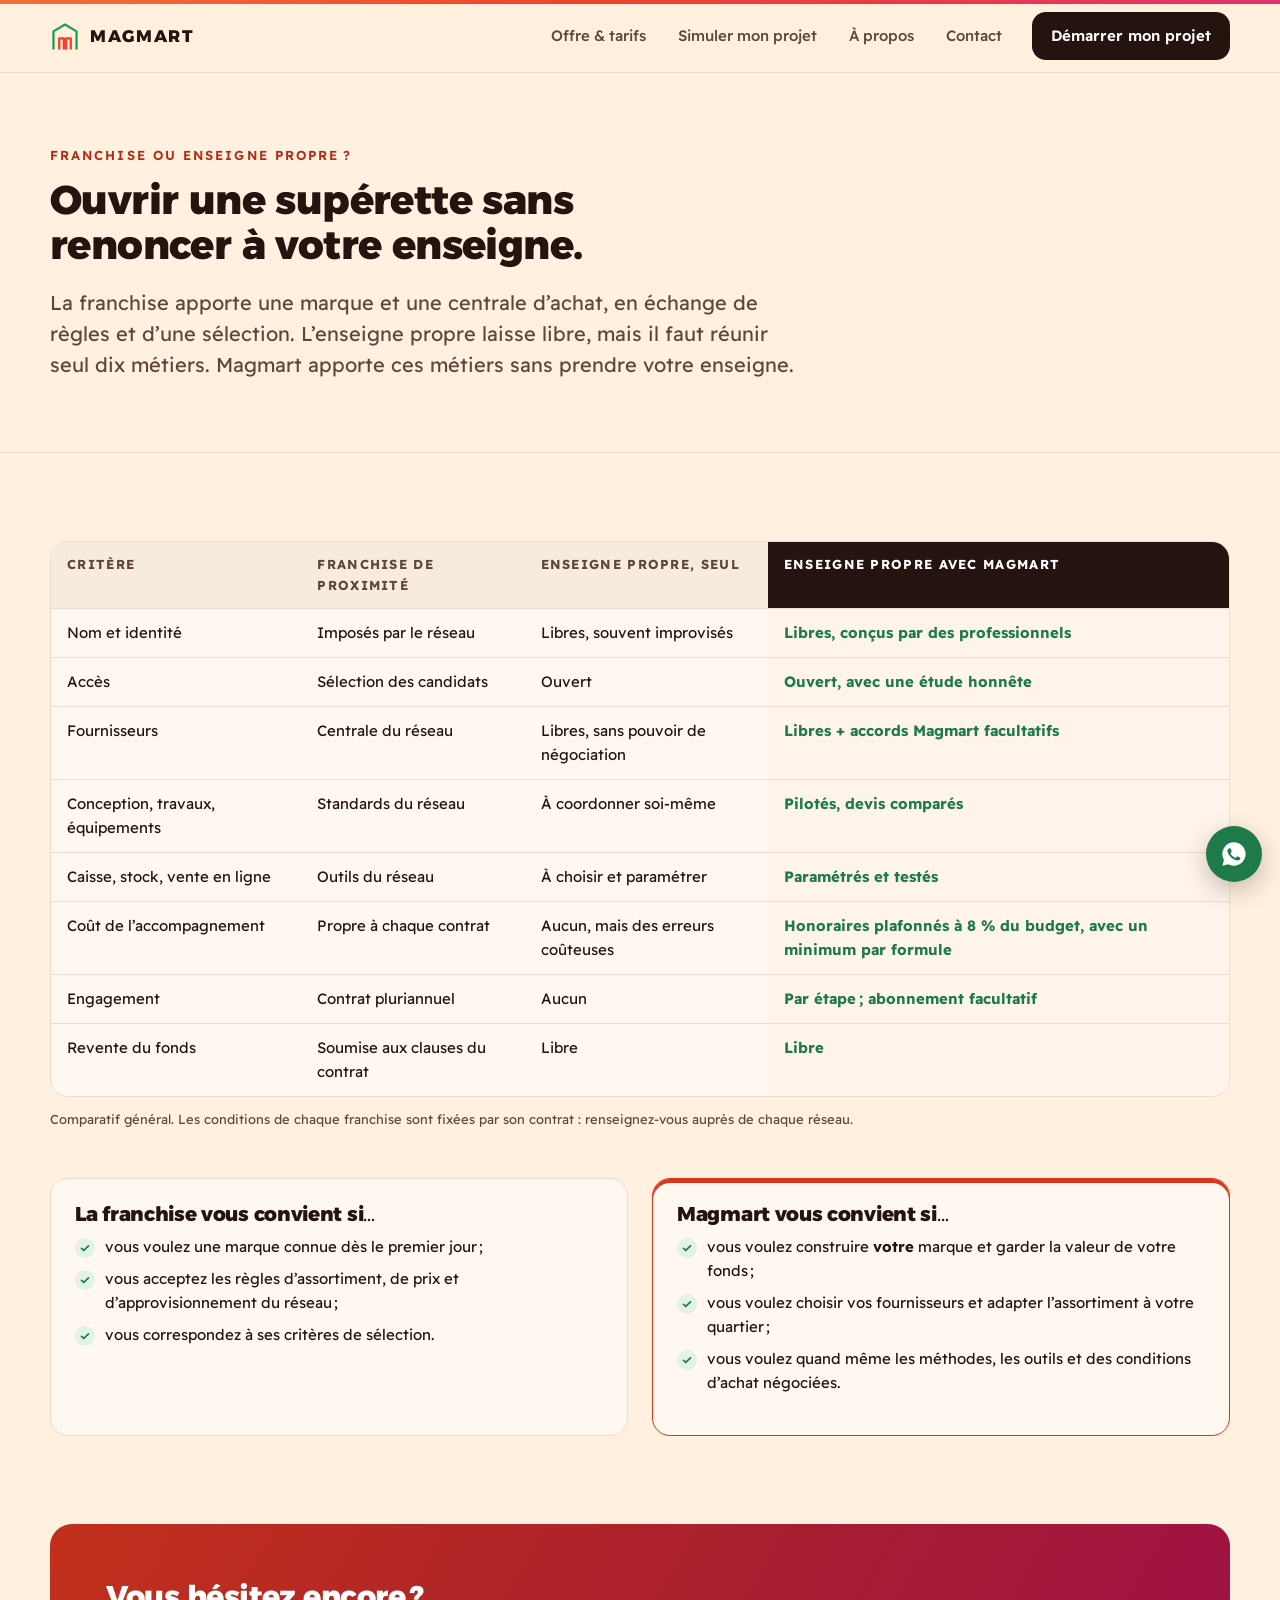
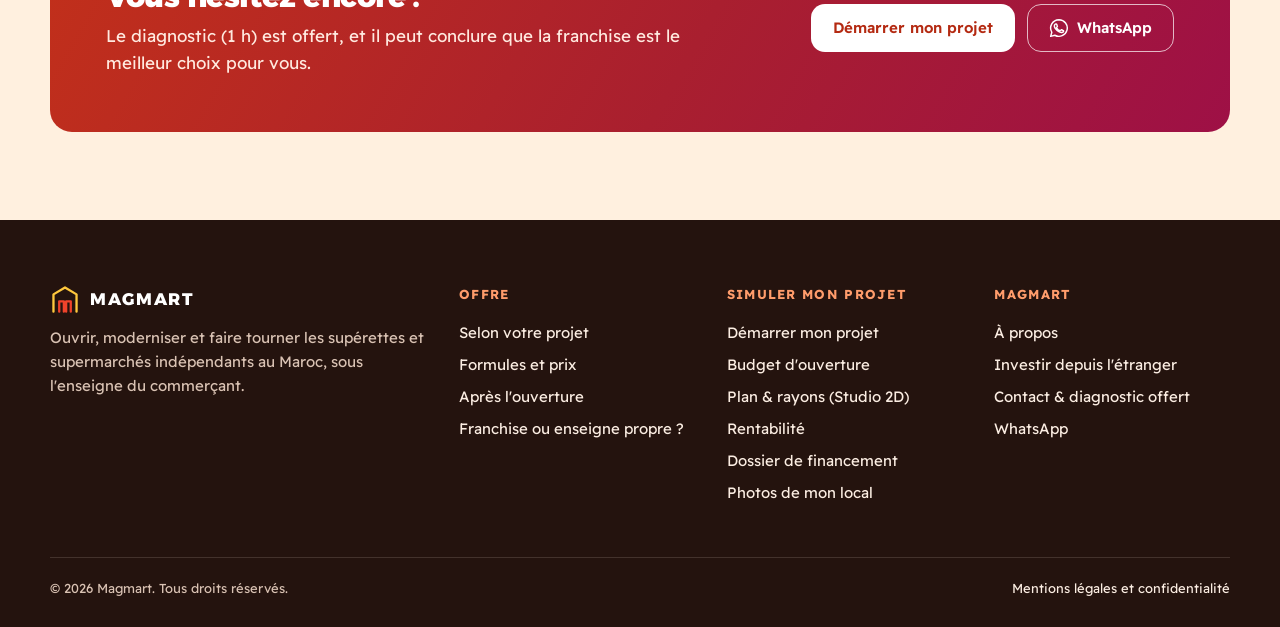
<file: franchise-ou-enseigne.html>
<!doctype html>
<html lang="fr">
<head>
  <meta charset="utf-8">
  <meta name="viewport" content="width=device-width, initial-scale=1">
  <title>Franchise ou enseigne propre pour sa supérette | Magmart</title>
  <meta name="description" content="Franchise de proximité ou enseigne propre ? Comparez nom, fournisseurs, coût, engagement et autonomie avant d&#x27;ouvrir votre supérette au Maroc.">
  <link rel="canonical" href="https://www.magmart.ma/franchise-ou-enseigne.html">
  <meta property="og:title" content="Franchise ou enseigne propre pour sa supérette | Magmart">
  <meta property="og:description" content="Franchise de proximité ou enseigne propre ? Comparez nom, fournisseurs, coût, engagement et autonomie avant d&#x27;ouvrir votre supérette au Maroc.">
  <meta property="og:image" content="https://www.magmart.ma/assets/img/hero-magasin.jpg">
  <meta property="og:locale" content="fr_MA">
  <link rel="icon" href="assets/img/favicon.svg" type="image/svg+xml">
  <link rel="preconnect" href="https://fonts.googleapis.com">
  <link rel="preconnect" href="https://fonts.gstatic.com" crossorigin>
  <link href="https://fonts.googleapis.com/css2?family=Alexandria:wght@600;700;800&family=Readex+Pro:wght@300..700&display=swap" rel="stylesheet">
  <link rel="stylesheet" href="assets/css/style.css">
  <link rel="stylesheet" href="assets/css/outils.css">
</head>
<body>
<a class="skip" href="#contenu">Aller au contenu</a>
<header class="site-header">
  <div class="wrap">
    <a class="logo" href="index.html" aria-label="Magmart, accueil"><svg viewBox="0 0 26 26" fill="none" stroke-width="2" stroke-linecap="round" stroke-linejoin="round" aria-hidden="true"><path d="M3 24V9l10-6 10 6v15" stroke="#1e9e5a"/><path d="M8 24v-9h4v9M14 24v-9h4v9" stroke="#ef432b"/></svg>MAGMART</a>
    <button type="button" class="nav-toggle" aria-label="Menu" aria-expanded="false" aria-controls="menu">
      <svg viewBox="0 0 24 24" fill="none" stroke="currentColor" stroke-width="2" aria-hidden="true"><path d="M3 6h18M3 12h18M3 18h18"/></svg>
    </button>
    <nav class="nav" id="menu" aria-label="Navigation principale"><a href="offre.html">Offre & tarifs</a><a href="projet.html">Simuler mon projet</a><a href="a-propos.html">À propos</a><a href="contact.html">Contact</a><a href="demarrer.html" class="btn btn--secondary">Démarrer mon projet</a></nav>
  </div>
</header>
<main id="contenu">
<section class="page-hero"><div class="wrap">
  <span class="eyebrow">Franchise ou enseigne propre ?</span><h1>Ouvrir une supérette sans renoncer à votre enseigne.</h1><p class="lead">La franchise apporte une marque et une centrale d’achat, en échange de règles et d’une sélection. L’enseigne propre laisse libre, mais il faut réunir seul dix métiers. Magmart apporte ces métiers sans prendre votre enseigne.</p>
</div></section>
<section class="section"><div class="wrap">
  <div class="table-wrap"><table>
    <thead><tr><th>Critère</th><th>Franchise de proximité</th><th>Enseigne propre, seul</th><th class="col-us">Enseigne propre avec Magmart</th></tr></thead>
    <tbody>
      <tr><td>Nom et identité</td><td>Imposés par le réseau</td><td>Libres, souvent improvisés</td><td class="yes col-us">Libres, conçus par des professionnels</td></tr>
      <tr><td>Accès</td><td>Sélection des candidats</td><td>Ouvert</td><td class="yes col-us">Ouvert, avec une étude honnête</td></tr>
      <tr><td>Fournisseurs</td><td>Centrale du réseau</td><td>Libres, sans pouvoir de négociation</td><td class="yes col-us">Libres + accords Magmart facultatifs</td></tr>
      <tr><td>Conception, travaux, équipements</td><td>Standards du réseau</td><td>À coordonner soi-même</td><td class="yes col-us">Pilotés, devis comparés</td></tr>
      <tr><td>Caisse, stock, vente en ligne</td><td>Outils du réseau</td><td>À choisir et paramétrer</td><td class="yes col-us">Paramétrés et testés</td></tr>
      <tr><td>Coût de l’accompagnement</td><td>Propre à chaque contrat</td><td>Aucun, mais des erreurs coûteuses</td><td class="yes col-us">Honoraires plafonnés à 8 % du budget, avec un minimum par formule</td></tr>
      <tr><td>Engagement</td><td>Contrat pluriannuel</td><td>Aucun</td><td class="yes col-us">Par étape ; abonnement facultatif</td></tr>
      <tr><td>Revente du fonds</td><td>Soumise aux clauses du contrat</td><td>Libre</td><td class="yes col-us">Libre</td></tr>
    </tbody></table></div>
  <p class="muted" style="margin-top:12px;font-size:var(--fs-xs)">Comparatif général. Les conditions de chaque franchise sont fixées par son contrat : renseignez-vous auprès de chaque réseau.</p>
  <div class="grid grid-2" style="margin-top:48px">
    <div class="card"><h2 style="font-size:var(--fs-lg)">La franchise vous convient si…</h2><ul class="checklist"><li>vous voulez une marque connue dès le premier jour ;</li><li>vous acceptez les règles d’assortiment, de prix et d’approvisionnement du réseau ;</li><li>vous correspondez à ses critères de sélection.</li></ul></div>
    <div class="card card--featured"><h2 style="font-size:var(--fs-lg)">Magmart vous convient si…</h2><ul class="checklist"><li>vous voulez construire <strong>votre</strong> marque et garder la valeur de votre fonds ;</li><li>vous voulez choisir vos fournisseurs et adapter l’assortiment à votre quartier ;</li><li>vous voulez quand même les méthodes, les outils et des conditions d’achat négociées.</li></ul></div>
  </div>
</div></section><section class="section section--cta"><div class="wrap"><div class="cta-band">
  <div><h2>Vous hésitez encore ?</h2><p>Le diagnostic (1 h) est offert, et il peut conclure que la franchise est le meilleur choix pour vous.</p></div>
  <div class="btn-row"><a href="demarrer.html" class="btn btn--primary">Démarrer mon projet</a><a href="#" data-wa class="btn btn--ghost"><svg viewBox="0 0 24 24" fill="currentColor" class="ic" aria-hidden="true"><path d="M12 2a10 10 0 0 0-8.6 15.1L2 22l5-1.3A10 10 0 1 0 12 2Zm5.3 14.2c-.2.6-1.3 1.2-1.8 1.2-.5.1-1 .2-3.3-.7-2.8-1.1-4.5-4-4.7-4.2-.1-.2-1.1-1.5-1.1-2.8 0-1.4.7-2 1-2.3.2-.3.5-.3.7-.3h.5c.2 0 .4 0 .6.5l.8 2c.1.2.1.4 0 .5l-.4.6-.4.4c-.1.2-.3.3-.1.6.2.3.8 1.3 1.6 2.1 1.1 1 2 1.3 2.3 1.4.3.2.4.1.6 0l.8-1c.2-.3.4-.2.6-.1l1.9.9c.3.1.5.2.5.3.1.2.1.7-.1 1.3Z"/></svg>WhatsApp</a></div>
</div></div></section>
</main>
<footer class="site-footer">
  <div class="wrap">
    <div class="footer-grid">
      <div>
        <a class="logo" href="index.html"><svg viewBox="0 0 26 26" fill="none" stroke-width="2" stroke-linecap="round" stroke-linejoin="round" aria-hidden="true"><path d="M3 24V9l10-6 10 6v15" stroke="#ffc83d"/><path d="M8 24v-9h4v9M14 24v-9h4v9" stroke="#ef432b"/></svg>MAGMART</a>
        <p>Ouvrir, moderniser et faire tourner les supérettes et supermarchés indépendants au Maroc, sous l'enseigne du commerçant.</p>
      </div>
      <div><p class="f-title">Offre</p><a href="offre.html#stades">Selon votre projet</a><a href="offre.html#formules">Formules et prix</a><a href="offre.html#apres">Après l'ouverture</a><a href="franchise-ou-enseigne.html">Franchise ou enseigne propre ?</a></div>
      <div><p class="f-title">Simuler mon projet</p><a href="demarrer.html">Démarrer mon projet</a><a href="simulateur.html">Budget d'ouverture</a><a href="planificateur.html">Plan & rayons (Studio 2D)</a><a href="exploitation.html">Rentabilité</a><a href="dossier.html">Dossier de financement</a><a href="photos.html">Photos de mon local</a></div>
      <div><p class="f-title">Magmart</p><a href="a-propos.html">À propos</a><a href="mre.html">Investir depuis l'étranger</a><a href="contact.html">Contact & diagnostic offert</a><a href="#" data-wa>WhatsApp</a></div>
    </div>
    <div class="footer-bottom"><span>© <span data-year>2026</span> Magmart. Tous droits réservés.</span><a href="mentions-legales.html" style="display:inline">Mentions légales et confidentialité</a></div>
  </div>
</footer>
<a class="wa-float" href="#" data-wa aria-label="Écrire à Magmart sur WhatsApp"><svg viewBox="0 0 24 24" fill="currentColor" aria-hidden="true"><path d="M12 2a10 10 0 0 0-8.6 15.1L2 22l5-1.3A10 10 0 1 0 12 2Zm5.3 14.2c-.2.6-1.3 1.2-1.8 1.2-.5.1-1 .2-3.3-.7-2.8-1.1-4.5-4-4.7-4.2-.1-.2-1.1-1.5-1.1-2.8 0-1.4.7-2 1-2.3.2-.3.5-.3.7-.3h.5c.2 0 .4 0 .6.5l.8 2c.1.2.1.4 0 .5l-.4.6-.4.4c-.1.2-.3.3-.1.6.2.3.8 1.3 1.6 2.1 1.1 1 2 1.3 2.3 1.4.3.2.4.1.6 0l.8-1c.2-.3.4-.2.6-.1l1.9.9c.3.1.5.2.5.3.1.2.1.7-.1 1.3Z"/></svg></a>
<script src="assets/js/main.js"></script>
</body>
</html>
</file>
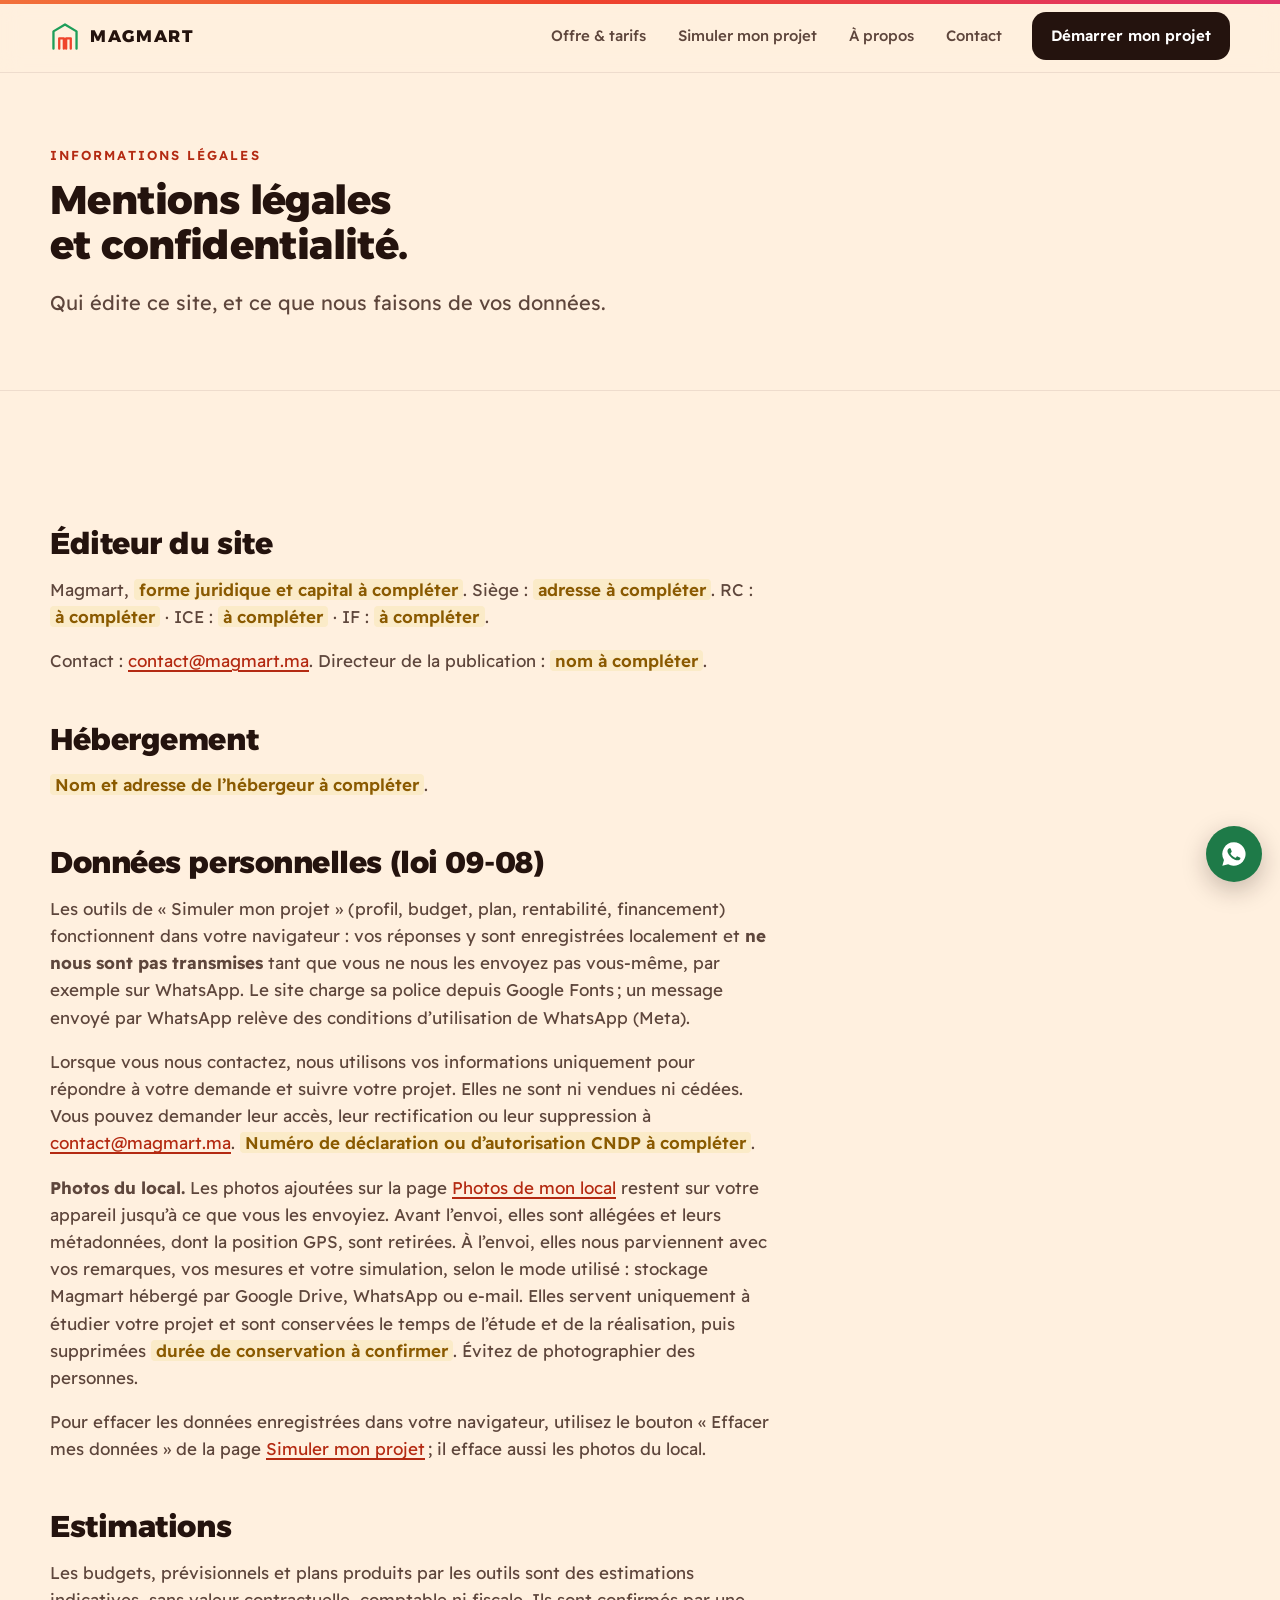
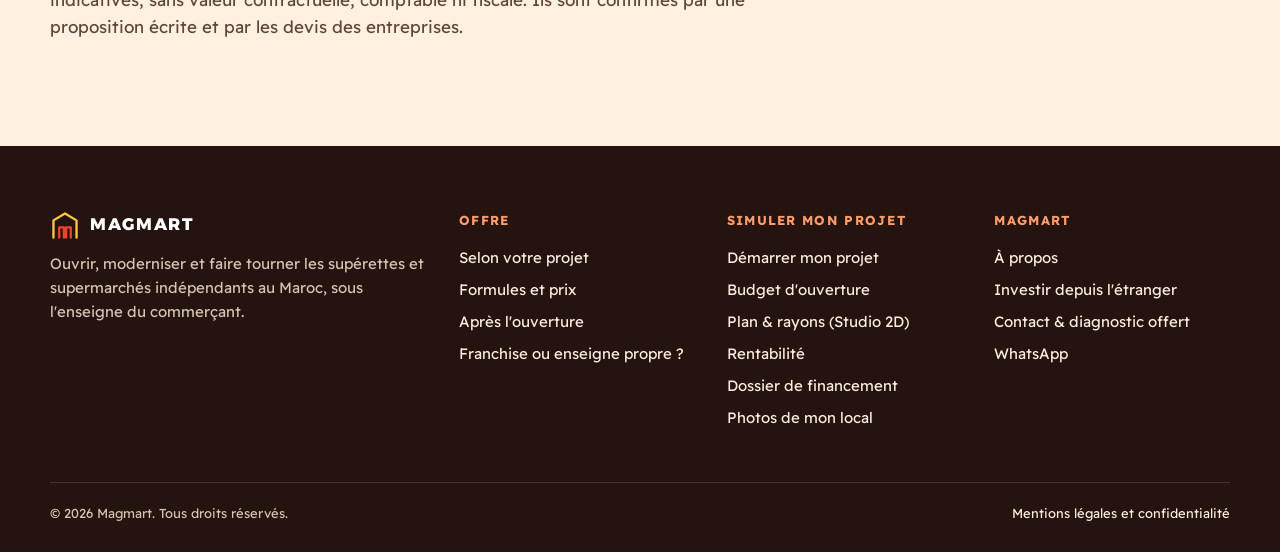
<file: mentions-legales.html>
<!doctype html>
<html lang="fr">
<head>
  <meta charset="utf-8">
  <meta name="viewport" content="width=device-width, initial-scale=1">
  <title>Mentions légales et confidentialité — Magmart</title>
  <meta name="description" content="Mentions légales du site Magmart, hébergement et traitement de vos données personnelles conformément à la loi marocaine 09-08.">
  <link rel="canonical" href="https://www.magmart.ma/mentions-legales.html">
  <meta property="og:title" content="Mentions légales et confidentialité — Magmart">
  <meta property="og:description" content="Mentions légales du site Magmart, hébergement et traitement de vos données personnelles conformément à la loi marocaine 09-08.">
  <meta property="og:image" content="https://www.magmart.ma/assets/img/hero-magasin.jpg">
  <meta property="og:locale" content="fr_MA">
  <link rel="icon" href="assets/img/favicon.svg" type="image/svg+xml">
  <link rel="preconnect" href="https://fonts.googleapis.com">
  <link rel="preconnect" href="https://fonts.gstatic.com" crossorigin>
  <link href="https://fonts.googleapis.com/css2?family=Alexandria:wght@600;700;800&family=Readex+Pro:wght@300..700&display=swap" rel="stylesheet">
  <link rel="stylesheet" href="assets/css/style.css">
  <link rel="stylesheet" href="assets/css/outils.css">
</head>
<body>
<a class="skip" href="#contenu">Aller au contenu</a>
<header class="site-header">
  <div class="wrap">
    <a class="logo" href="index.html" aria-label="Magmart, accueil"><svg viewBox="0 0 26 26" fill="none" stroke-width="2" stroke-linecap="round" stroke-linejoin="round" aria-hidden="true"><path d="M3 24V9l10-6 10 6v15" stroke="#1e9e5a"/><path d="M8 24v-9h4v9M14 24v-9h4v9" stroke="#ef432b"/></svg>MAGMART</a>
    <button type="button" class="nav-toggle" aria-label="Menu" aria-expanded="false" aria-controls="menu">
      <svg viewBox="0 0 24 24" fill="none" stroke="currentColor" stroke-width="2" aria-hidden="true"><path d="M3 6h18M3 12h18M3 18h18"/></svg>
    </button>
    <nav class="nav" id="menu" aria-label="Navigation principale"><a href="offre.html">Offre & tarifs</a><a href="projet.html">Simuler mon projet</a><a href="a-propos.html">À propos</a><a href="contact.html">Contact</a><a href="demarrer.html" class="btn btn--secondary">Démarrer mon projet</a></nav>
  </div>
</header>
<main id="contenu">
<section class="page-hero"><div class="wrap">
  <span class="eyebrow">Informations légales</span><h1>Mentions légales et confidentialité.</h1><p class="lead">Qui édite ce site, et ce que nous faisons de vos données.</p>
</div></section>
<section class="section"><div class="wrap"><div class="prose">
  <h2>Éditeur du site</h2>
  <p>Magmart, <span class="todo">forme juridique et capital à compléter</span>. Siège : <span class="todo">adresse à compléter</span>. RC : <span class="todo">à compléter</span> · ICE : <span class="todo">à compléter</span> · IF : <span class="todo">à compléter</span>.</p>
  <p>Contact : <a href="mailto:contact@magmart.ma">contact@magmart.ma</a>. Directeur de la publication : <span class="todo">nom à compléter</span>.</p>
  <h2>Hébergement</h2>
  <p><span class="todo">Nom et adresse de l’hébergeur à compléter</span>.</p>
  <h2 id="donnees">Données personnelles (loi 09-08)</h2>
  <p>Les outils de « Simuler mon projet » (profil, budget, plan, rentabilité, financement) fonctionnent dans votre navigateur : vos réponses y sont enregistrées localement et <strong>ne nous sont pas transmises</strong> tant que vous ne nous les envoyez pas vous-même, par exemple sur WhatsApp. Le site charge sa police depuis Google Fonts ; un message envoyé par WhatsApp relève des conditions d’utilisation de WhatsApp (Meta).</p>
  <p>Lorsque vous nous contactez, nous utilisons vos informations uniquement pour répondre à votre demande et suivre votre projet. Elles ne sont ni vendues ni cédées. Vous pouvez demander leur accès, leur rectification ou leur suppression à <a href="mailto:contact@magmart.ma">contact@magmart.ma</a>. <span class="todo">Numéro de déclaration ou d’autorisation CNDP à compléter</span>.</p>
  <p><strong>Photos du local.</strong> Les photos ajoutées sur la page <a href="photos.html">Photos de mon local</a> restent sur votre appareil jusqu’à ce que vous les envoyiez. Avant l’envoi, elles sont allégées et leurs métadonnées, dont la position GPS, sont retirées. À l’envoi, elles nous parviennent avec vos remarques, vos mesures et votre simulation, selon le mode utilisé : stockage Magmart hébergé par Google Drive, WhatsApp ou e-mail. Elles servent uniquement à étudier votre projet et sont conservées le temps de l’étude et de la réalisation, puis supprimées <span class="todo">durée de conservation à confirmer</span>. Évitez de photographier des personnes.</p>
  <p>Pour effacer les données enregistrées dans votre navigateur, utilisez le bouton « Effacer mes données » de la page <a href="projet.html">Simuler mon projet</a> ; il efface aussi les photos du local.</p>
  <h2>Estimations</h2>
  <p>Les budgets, prévisionnels et plans produits par les outils sont des estimations indicatives, sans valeur contractuelle, comptable ni fiscale. Ils sont confirmés par une proposition écrite et par les devis des entreprises.</p>
</div></div></section>
</main>
<footer class="site-footer">
  <div class="wrap">
    <div class="footer-grid">
      <div>
        <a class="logo" href="index.html"><svg viewBox="0 0 26 26" fill="none" stroke-width="2" stroke-linecap="round" stroke-linejoin="round" aria-hidden="true"><path d="M3 24V9l10-6 10 6v15" stroke="#ffc83d"/><path d="M8 24v-9h4v9M14 24v-9h4v9" stroke="#ef432b"/></svg>MAGMART</a>
        <p>Ouvrir, moderniser et faire tourner les supérettes et supermarchés indépendants au Maroc, sous l'enseigne du commerçant.</p>
      </div>
      <div><p class="f-title">Offre</p><a href="offre.html#stades">Selon votre projet</a><a href="offre.html#formules">Formules et prix</a><a href="offre.html#apres">Après l'ouverture</a><a href="franchise-ou-enseigne.html">Franchise ou enseigne propre ?</a></div>
      <div><p class="f-title">Simuler mon projet</p><a href="demarrer.html">Démarrer mon projet</a><a href="simulateur.html">Budget d'ouverture</a><a href="planificateur.html">Plan & rayons (Studio 2D)</a><a href="exploitation.html">Rentabilité</a><a href="dossier.html">Dossier de financement</a><a href="photos.html">Photos de mon local</a></div>
      <div><p class="f-title">Magmart</p><a href="a-propos.html">À propos</a><a href="mre.html">Investir depuis l'étranger</a><a href="contact.html">Contact & diagnostic offert</a><a href="#" data-wa>WhatsApp</a></div>
    </div>
    <div class="footer-bottom"><span>© <span data-year>2026</span> Magmart. Tous droits réservés.</span><a href="mentions-legales.html" style="display:inline">Mentions légales et confidentialité</a></div>
  </div>
</footer>
<a class="wa-float" href="#" data-wa aria-label="Écrire à Magmart sur WhatsApp"><svg viewBox="0 0 24 24" fill="currentColor" aria-hidden="true"><path d="M12 2a10 10 0 0 0-8.6 15.1L2 22l5-1.3A10 10 0 1 0 12 2Zm5.3 14.2c-.2.6-1.3 1.2-1.8 1.2-.5.1-1 .2-3.3-.7-2.8-1.1-4.5-4-4.7-4.2-.1-.2-1.1-1.5-1.1-2.8 0-1.4.7-2 1-2.3.2-.3.5-.3.7-.3h.5c.2 0 .4 0 .6.5l.8 2c.1.2.1.4 0 .5l-.4.6-.4.4c-.1.2-.3.3-.1.6.2.3.8 1.3 1.6 2.1 1.1 1 2 1.3 2.3 1.4.3.2.4.1.6 0l.8-1c.2-.3.4-.2.6-.1l1.9.9c.3.1.5.2.5.3.1.2.1.7-.1 1.3Z"/></svg></a>
<script src="assets/js/main.js"></script>
</body>
</html>
</file>
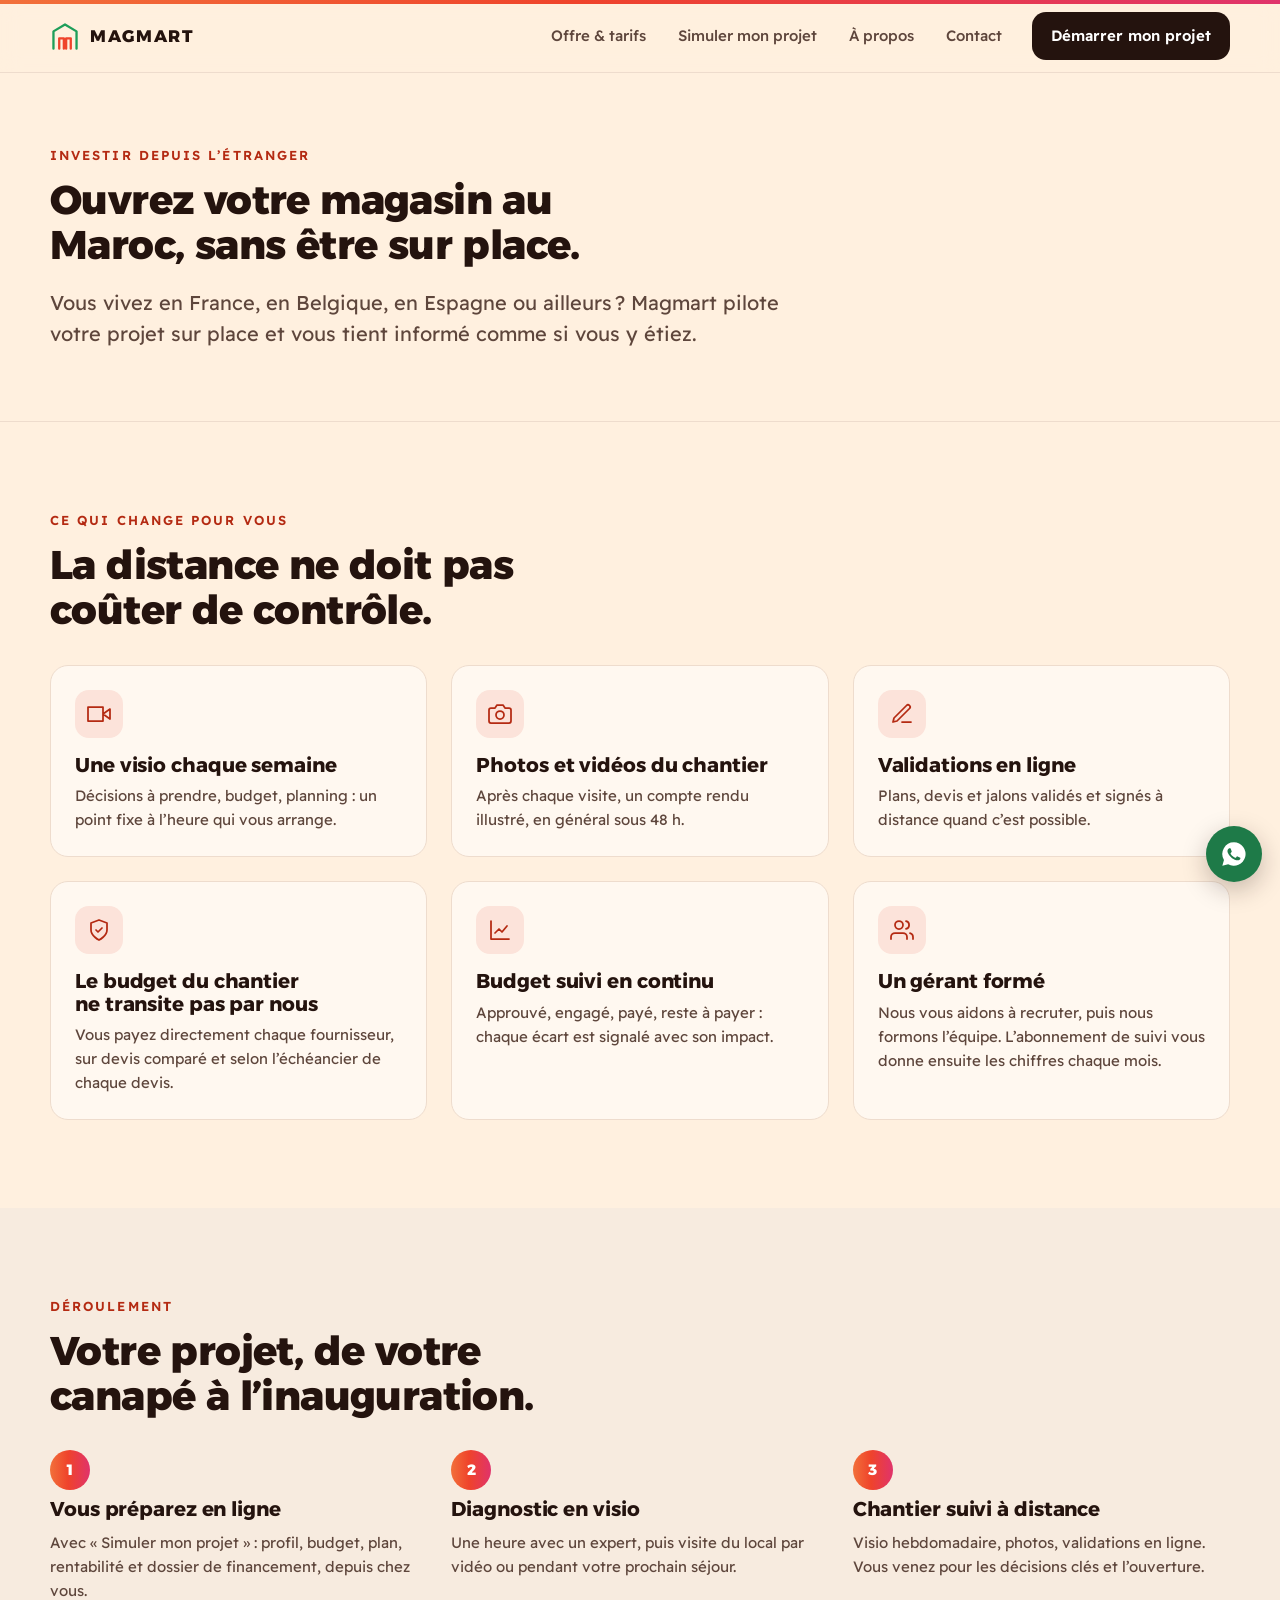
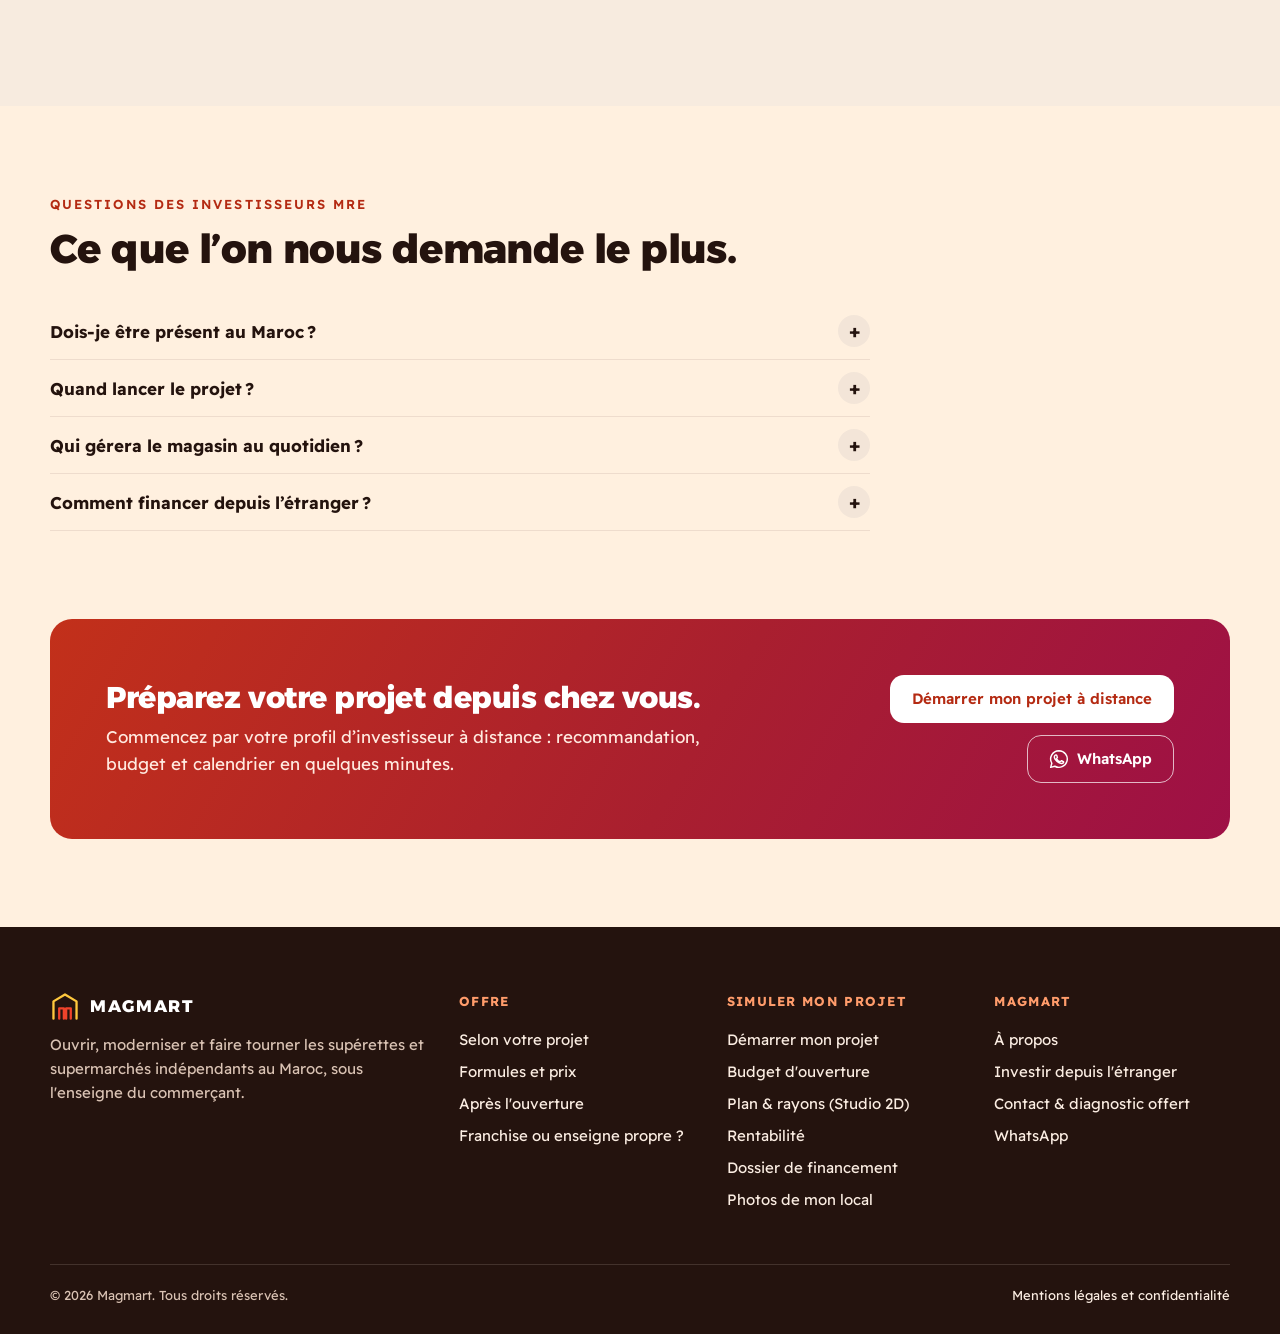
<file: mre.html>
<!doctype html>
<html lang="fr">
<head>
  <meta charset="utf-8">
  <meta name="viewport" content="width=device-width, initial-scale=1">
  <title>Ouvrir une supérette au Maroc depuis l&#x27;étranger | Magmart</title>
  <meta name="description" content="MRE : ouvrez votre supérette au Maroc sans être sur place. Visio hebdomadaire, photos du chantier, validations en ligne, paiements directs aux fournisseurs.">
  <link rel="canonical" href="https://www.magmart.ma/mre.html">
  <meta property="og:title" content="Ouvrir une supérette au Maroc depuis l&#x27;étranger | Magmart">
  <meta property="og:description" content="MRE : ouvrez votre supérette au Maroc sans être sur place. Visio hebdomadaire, photos du chantier, validations en ligne, paiements directs aux fournisseurs.">
  <meta property="og:image" content="https://www.magmart.ma/assets/img/hero-magasin.jpg">
  <meta property="og:locale" content="fr_MA">
  <link rel="icon" href="assets/img/favicon.svg" type="image/svg+xml">
  <link rel="preconnect" href="https://fonts.googleapis.com">
  <link rel="preconnect" href="https://fonts.gstatic.com" crossorigin>
  <link href="https://fonts.googleapis.com/css2?family=Alexandria:wght@600;700;800&family=Readex+Pro:wght@300..700&display=swap" rel="stylesheet">
  <link rel="stylesheet" href="assets/css/style.css">
  <link rel="stylesheet" href="assets/css/outils.css">
</head>
<body>
<a class="skip" href="#contenu">Aller au contenu</a>
<header class="site-header">
  <div class="wrap">
    <a class="logo" href="index.html" aria-label="Magmart, accueil"><svg viewBox="0 0 26 26" fill="none" stroke-width="2" stroke-linecap="round" stroke-linejoin="round" aria-hidden="true"><path d="M3 24V9l10-6 10 6v15" stroke="#1e9e5a"/><path d="M8 24v-9h4v9M14 24v-9h4v9" stroke="#ef432b"/></svg>MAGMART</a>
    <button type="button" class="nav-toggle" aria-label="Menu" aria-expanded="false" aria-controls="menu">
      <svg viewBox="0 0 24 24" fill="none" stroke="currentColor" stroke-width="2" aria-hidden="true"><path d="M3 6h18M3 12h18M3 18h18"/></svg>
    </button>
    <nav class="nav" id="menu" aria-label="Navigation principale"><a href="offre.html">Offre & tarifs</a><a href="projet.html">Simuler mon projet</a><a href="a-propos.html">À propos</a><a href="contact.html">Contact</a><a href="demarrer.html" class="btn btn--secondary">Démarrer mon projet</a></nav>
  </div>
</header>
<main id="contenu">
<section class="page-hero"><div class="wrap">
  <span class="eyebrow">Investir depuis l’étranger</span><h1>Ouvrez votre magasin au Maroc, sans être sur place.</h1><p class="lead">Vous vivez en France, en Belgique, en Espagne ou ailleurs ? Magmart pilote votre projet sur place et vous tient informé comme si vous y étiez.</p>
</div></section>
<section class="section"><div class="wrap">
  <div class="section-head"><span class="eyebrow">Ce qui change pour vous</span><h2>La distance ne doit pas coûter de contrôle.</h2></div>
  <div class="grid grid-3">
    <div class="card"><span class="ic-tile"><svg class="ic" viewBox="0 0 24 24" aria-hidden="true"><path d="M23 7l-7 5 7 5zM1 5h15v14H1z"/></svg></span><h3 style="margin-top:16px">Une visio chaque semaine</h3><p>Décisions à prendre, budget, planning : un point fixe à l’heure qui vous arrange.</p></div>
    <div class="card"><span class="ic-tile"><svg class="ic" viewBox="0 0 24 24" aria-hidden="true"><path d="M23 19a2 2 0 0 1-2 2H3a2 2 0 0 1-2-2V8a2 2 0 0 1 2-2h4l2-3h6l2 3h4a2 2 0 0 1 2 2zM12 17a4 4 0 1 0 0-8 4 4 0 0 0 0 8z"/></svg></span><h3 style="margin-top:16px">Photos et vidéos du chantier</h3><p>Après chaque visite, un compte rendu illustré, en général sous 48 h.</p></div>
    <div class="card"><span class="ic-tile"><svg class="ic" viewBox="0 0 24 24" aria-hidden="true"><path d="M12 20h9M16.5 3.5a2.1 2.1 0 0 1 3 3L7 19l-4 1 1-4z"/></svg></span><h3 style="margin-top:16px">Validations en ligne</h3><p>Plans, devis et jalons validés et signés à distance quand c’est possible.</p></div>
    <div class="card"><span class="ic-tile"><svg class="ic" viewBox="0 0 24 24" aria-hidden="true"><path d="M12 22s8-4 8-10V5l-8-3-8 3v7c0 6 8 10 8 10zM9 12l2 2 4-4"/></svg></span><h3 style="margin-top:16px">Le budget du chantier ne transite pas par nous</h3><p>Vous payez directement chaque fournisseur, sur devis comparé et selon l’échéancier de chaque devis.</p></div>
    <div class="card"><span class="ic-tile"><svg class="ic" viewBox="0 0 24 24" aria-hidden="true"><path d="M3 3v18h18M7 15l4-4 3 3 5-6"/></svg></span><h3 style="margin-top:16px">Budget suivi en continu</h3><p>Approuvé, engagé, payé, reste à payer : chaque écart est signalé avec son impact.</p></div>
    <div class="card"><span class="ic-tile"><svg class="ic" viewBox="0 0 24 24" aria-hidden="true"><path d="M17 21v-2a4 4 0 0 0-4-4H5a4 4 0 0 0-4 4v2M9 11a4 4 0 1 0 0-8 4 4 0 0 0 0 8zM23 21v-2a4 4 0 0 0-3-3.9M16 3.1a4 4 0 0 1 0 7.8"/></svg></span><h3 style="margin-top:16px">Un gérant formé</h3><p>Nous vous aidons à recruter, puis nous formons l’équipe. L’abonnement de suivi vous donne ensuite les chiffres chaque mois.</p></div>
  </div>
</div></section>

<section class="section section--mint"><div class="wrap">
  <div class="section-head"><span class="eyebrow">Déroulement</span><h2>Votre projet, de votre canapé à l’inauguration.</h2></div>
  <div class="steps">
    <div class="step"><h3>Vous préparez en ligne</h3><p>Avec « Simuler mon projet » : profil, budget, plan, rentabilité et dossier de financement, depuis chez vous.</p></div>
    <div class="step"><h3>Diagnostic en visio</h3><p>Une heure avec un expert, puis visite du local par vidéo ou pendant votre prochain séjour.</p></div>
    <div class="step"><h3>Chantier suivi à distance</h3><p>Visio hebdomadaire, photos, validations en ligne. Vous venez pour les décisions clés et l’ouverture.</p></div>
  </div>
</div></section>

<section class="section"><div class="wrap">
  <div class="section-head"><span class="eyebrow">Questions des investisseurs MRE</span><h2>Ce que l’on nous demande le plus.</h2></div>
  <div class="faq"><details><summary>Dois-je être présent au Maroc ?</summary><div><p>Pour l’essentiel, non. Certaines démarches, comme la signature du bail, l’immatriculation de la société ou l’ouverture d’un compte, peuvent demander votre présence ou une procuration : nous les regroupons pour les faire coïncider avec un séjour.</p></div></details><details><summary>Quand lancer le projet ?</summary><div><p>Idéalement quelques mois avant l’été : le diagnostic et les plans se font à distance, et votre séjour sert à visiter le local et à signer.</p></div></details><details><summary>Qui gérera le magasin au quotidien ?</summary><div><p>Un gérant que nous aidons à recruter et à former. L’abonnement de suivi vous donne ensuite un tableau de bord mensuel et une revue de gestion.</p></div></details><details><summary>Comment financer depuis l’étranger ?</summary><div><p>Plusieurs banques proposent des offres dédiées aux Marocains du monde. L’étape Financement de « Simuler mon projet » prépare le dossier à leur présenter.</p></div></details></div>
</div></section>
<section class="section section--cta"><div class="wrap"><div class="cta-band">
  <div><h2>Préparez votre projet depuis chez vous.</h2><p>Commencez par votre profil d’investisseur à distance : recommandation, budget et calendrier en quelques minutes.</p></div>
  <div class="btn-row"><a href="demarrer.html?mre=1" class="btn btn--primary">Démarrer mon projet à distance</a><a href="#" data-wa class="btn btn--ghost"><svg viewBox="0 0 24 24" fill="currentColor" class="ic" aria-hidden="true"><path d="M12 2a10 10 0 0 0-8.6 15.1L2 22l5-1.3A10 10 0 1 0 12 2Zm5.3 14.2c-.2.6-1.3 1.2-1.8 1.2-.5.1-1 .2-3.3-.7-2.8-1.1-4.5-4-4.7-4.2-.1-.2-1.1-1.5-1.1-2.8 0-1.4.7-2 1-2.3.2-.3.5-.3.7-.3h.5c.2 0 .4 0 .6.5l.8 2c.1.2.1.4 0 .5l-.4.6-.4.4c-.1.2-.3.3-.1.6.2.3.8 1.3 1.6 2.1 1.1 1 2 1.3 2.3 1.4.3.2.4.1.6 0l.8-1c.2-.3.4-.2.6-.1l1.9.9c.3.1.5.2.5.3.1.2.1.7-.1 1.3Z"/></svg>WhatsApp</a></div>
</div></div></section>
</main>
<footer class="site-footer">
  <div class="wrap">
    <div class="footer-grid">
      <div>
        <a class="logo" href="index.html"><svg viewBox="0 0 26 26" fill="none" stroke-width="2" stroke-linecap="round" stroke-linejoin="round" aria-hidden="true"><path d="M3 24V9l10-6 10 6v15" stroke="#ffc83d"/><path d="M8 24v-9h4v9M14 24v-9h4v9" stroke="#ef432b"/></svg>MAGMART</a>
        <p>Ouvrir, moderniser et faire tourner les supérettes et supermarchés indépendants au Maroc, sous l'enseigne du commerçant.</p>
      </div>
      <div><p class="f-title">Offre</p><a href="offre.html#stades">Selon votre projet</a><a href="offre.html#formules">Formules et prix</a><a href="offre.html#apres">Après l'ouverture</a><a href="franchise-ou-enseigne.html">Franchise ou enseigne propre ?</a></div>
      <div><p class="f-title">Simuler mon projet</p><a href="demarrer.html">Démarrer mon projet</a><a href="simulateur.html">Budget d'ouverture</a><a href="planificateur.html">Plan & rayons (Studio 2D)</a><a href="exploitation.html">Rentabilité</a><a href="dossier.html">Dossier de financement</a><a href="photos.html">Photos de mon local</a></div>
      <div><p class="f-title">Magmart</p><a href="a-propos.html">À propos</a><a href="mre.html">Investir depuis l'étranger</a><a href="contact.html">Contact & diagnostic offert</a><a href="#" data-wa>WhatsApp</a></div>
    </div>
    <div class="footer-bottom"><span>© <span data-year>2026</span> Magmart. Tous droits réservés.</span><a href="mentions-legales.html" style="display:inline">Mentions légales et confidentialité</a></div>
  </div>
</footer>
<a class="wa-float" href="#" data-wa aria-label="Écrire à Magmart sur WhatsApp"><svg viewBox="0 0 24 24" fill="currentColor" aria-hidden="true"><path d="M12 2a10 10 0 0 0-8.6 15.1L2 22l5-1.3A10 10 0 1 0 12 2Zm5.3 14.2c-.2.6-1.3 1.2-1.8 1.2-.5.1-1 .2-3.3-.7-2.8-1.1-4.5-4-4.7-4.2-.1-.2-1.1-1.5-1.1-2.8 0-1.4.7-2 1-2.3.2-.3.5-.3.7-.3h.5c.2 0 .4 0 .6.5l.8 2c.1.2.1.4 0 .5l-.4.6-.4.4c-.1.2-.3.3-.1.6.2.3.8 1.3 1.6 2.1 1.1 1 2 1.3 2.3 1.4.3.2.4.1.6 0l.8-1c.2-.3.4-.2.6-.1l1.9.9c.3.1.5.2.5.3.1.2.1.7-.1 1.3Z"/></svg></a>
<script src="assets/js/main.js"></script>
</body>
</html>
</file>
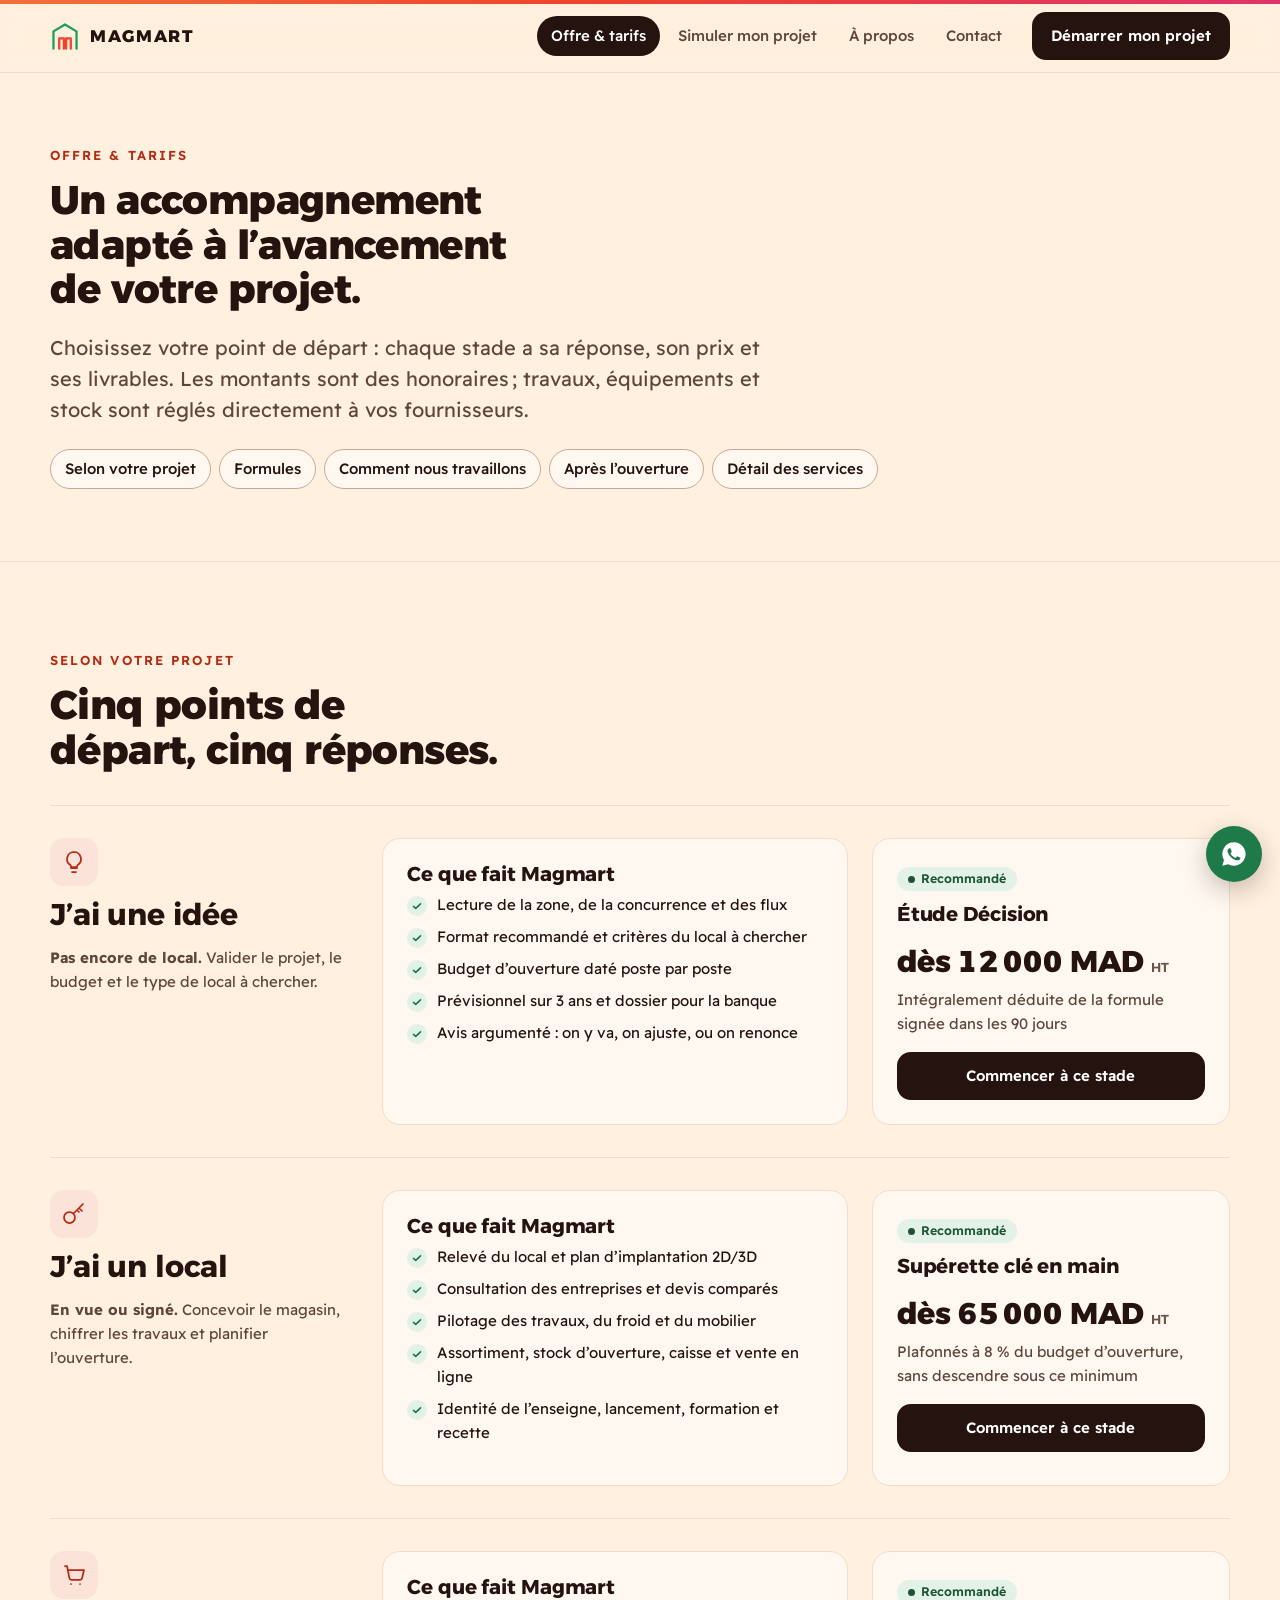
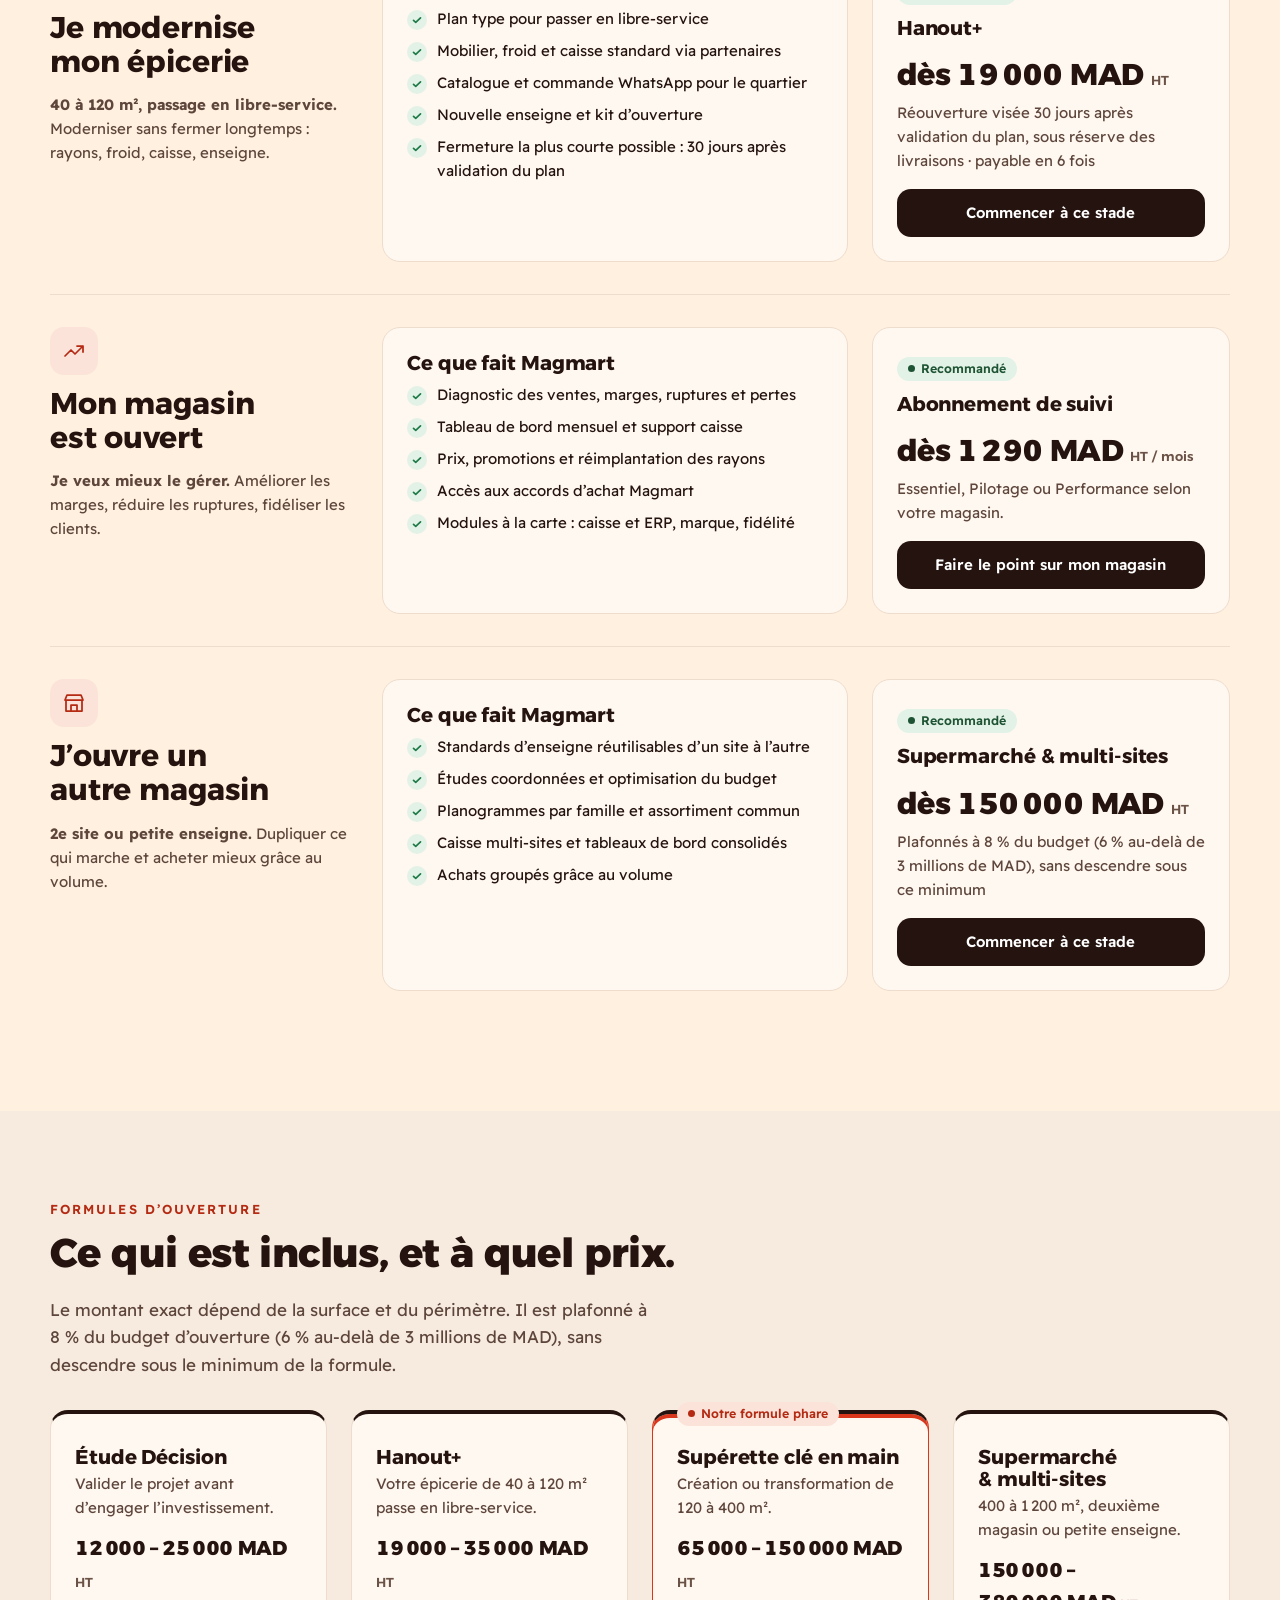
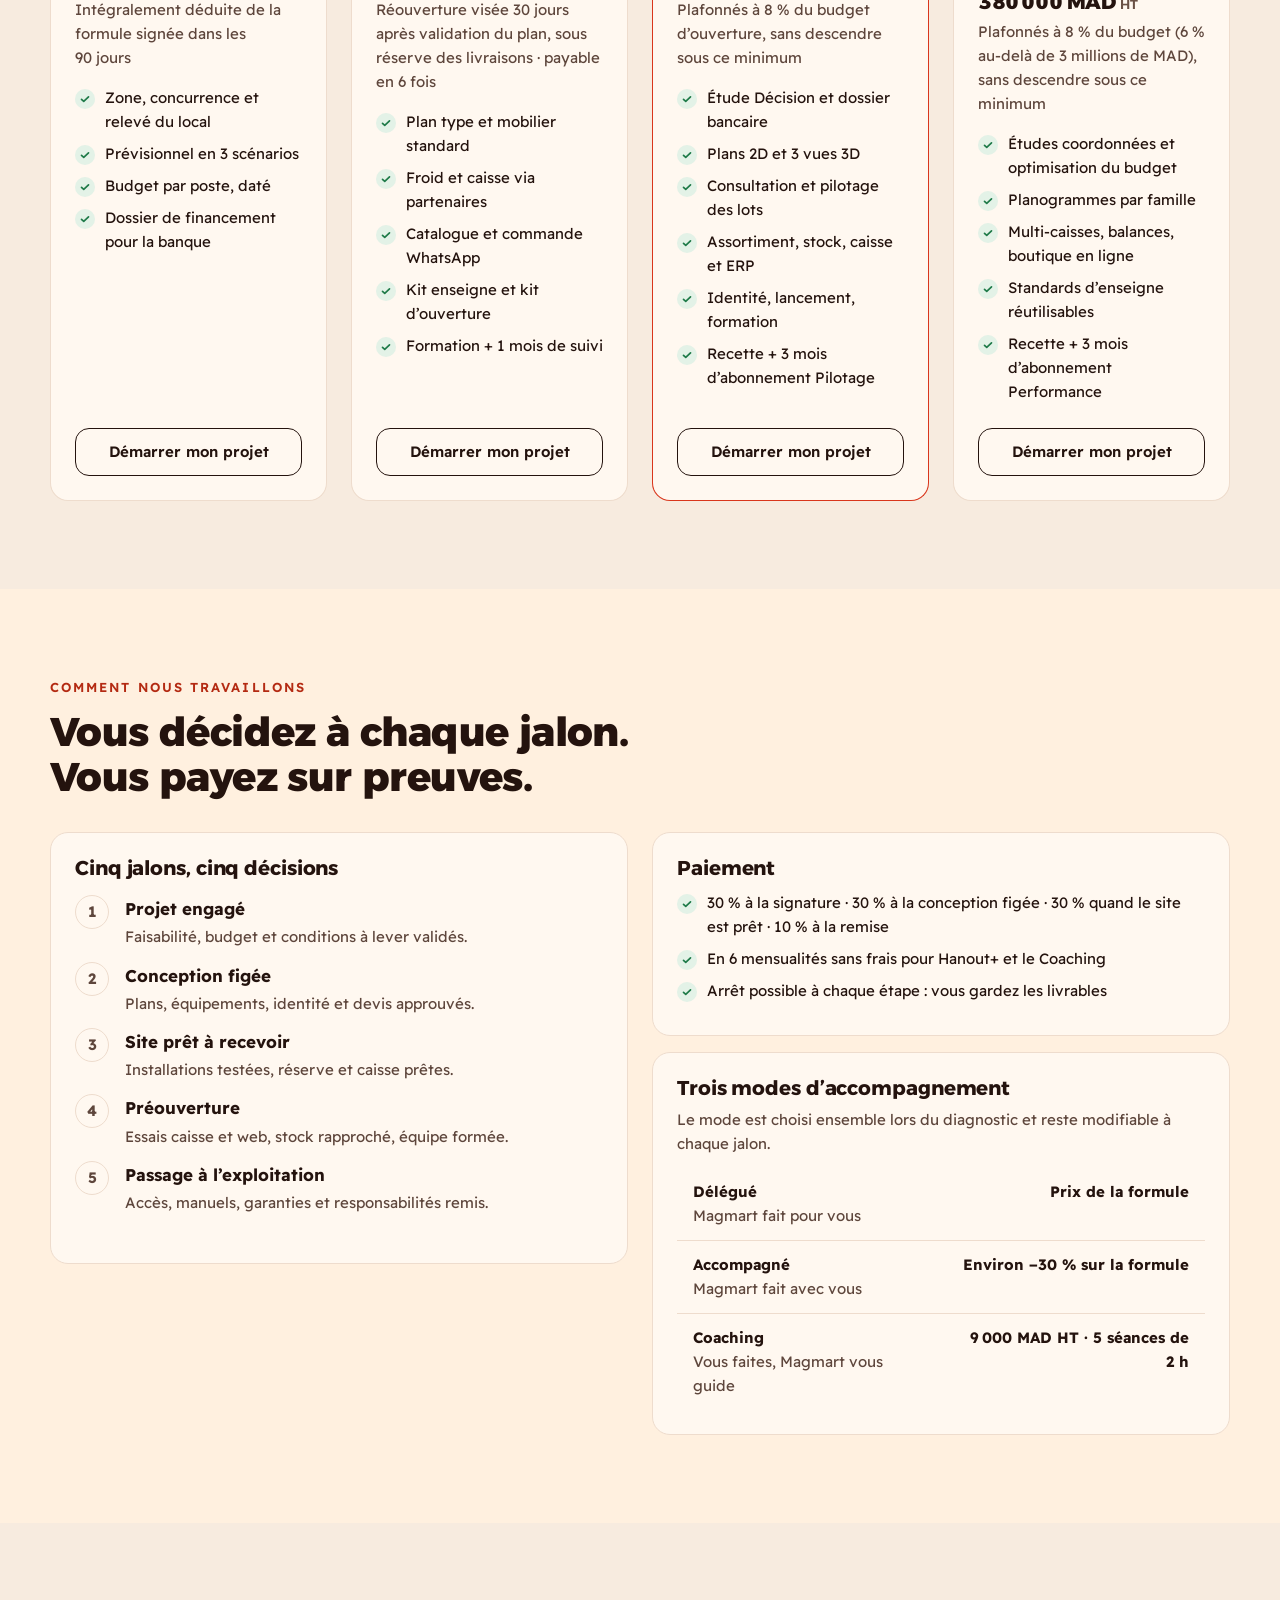
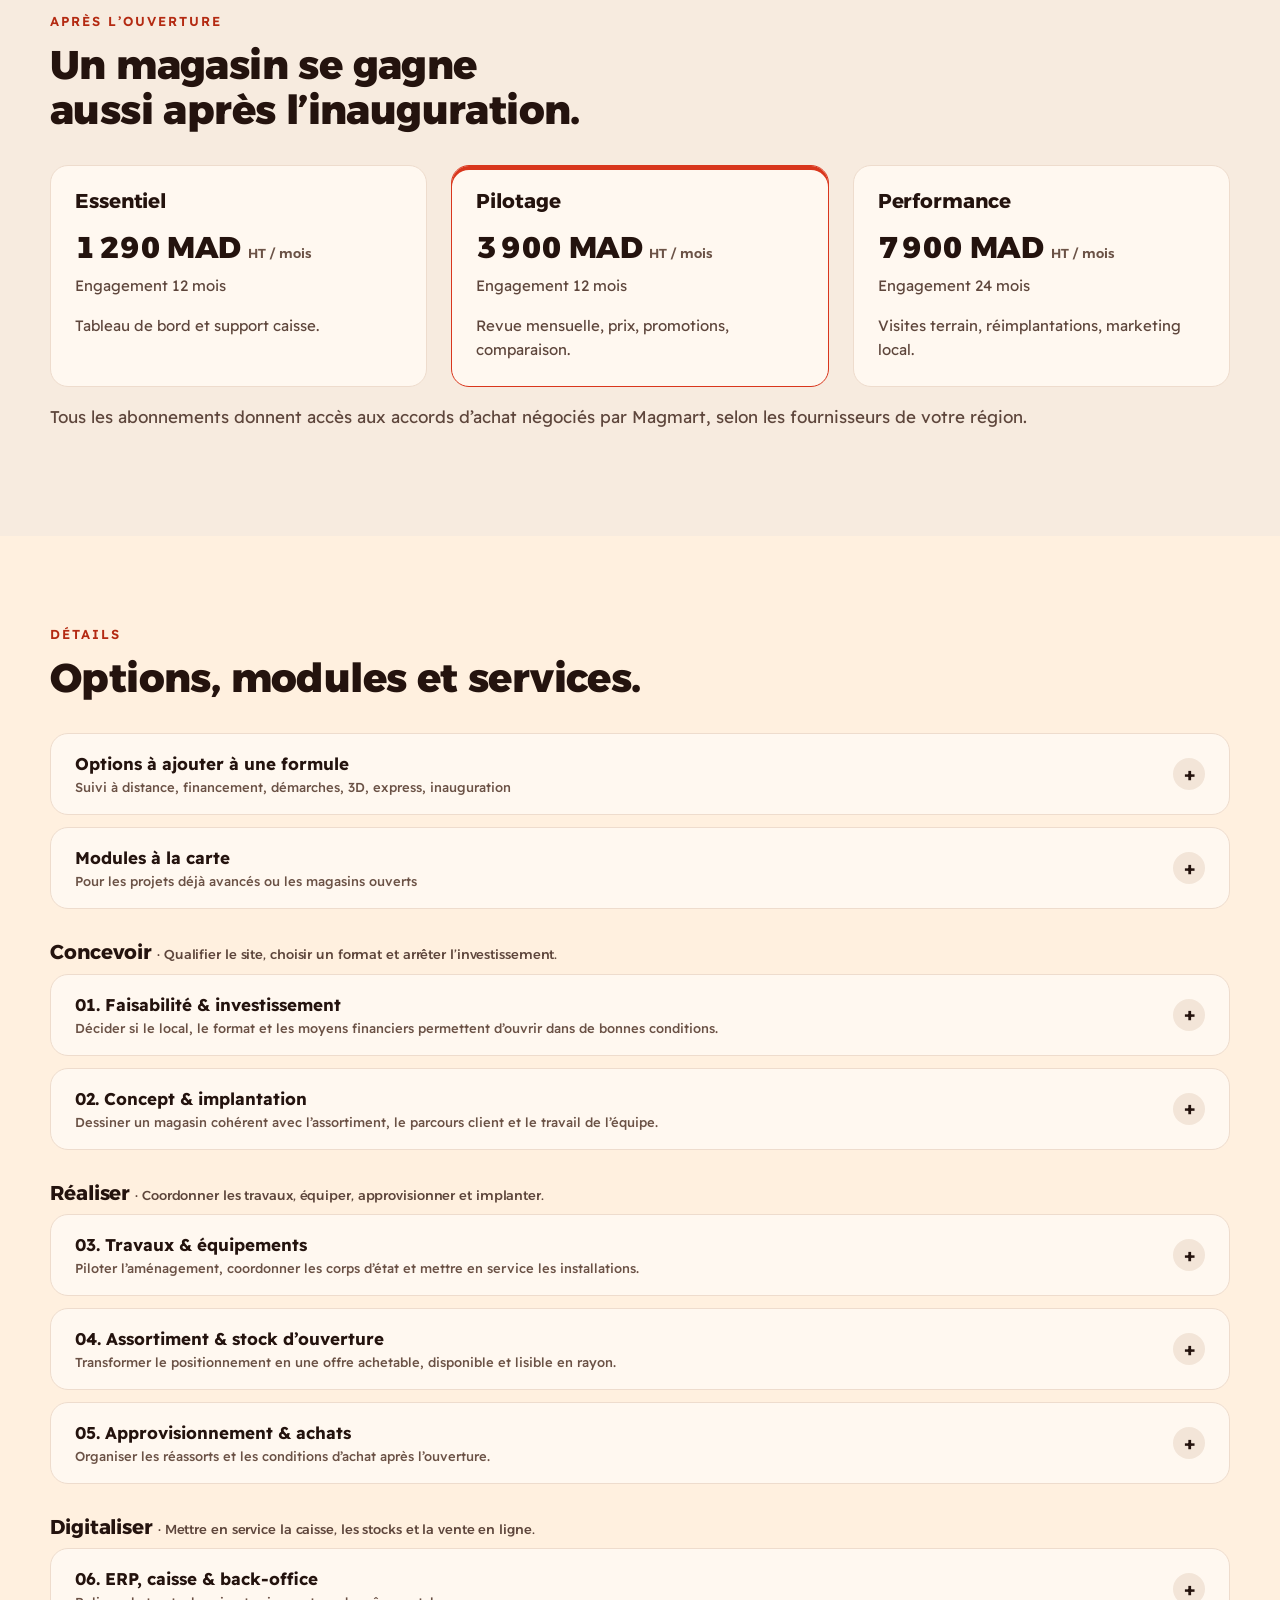
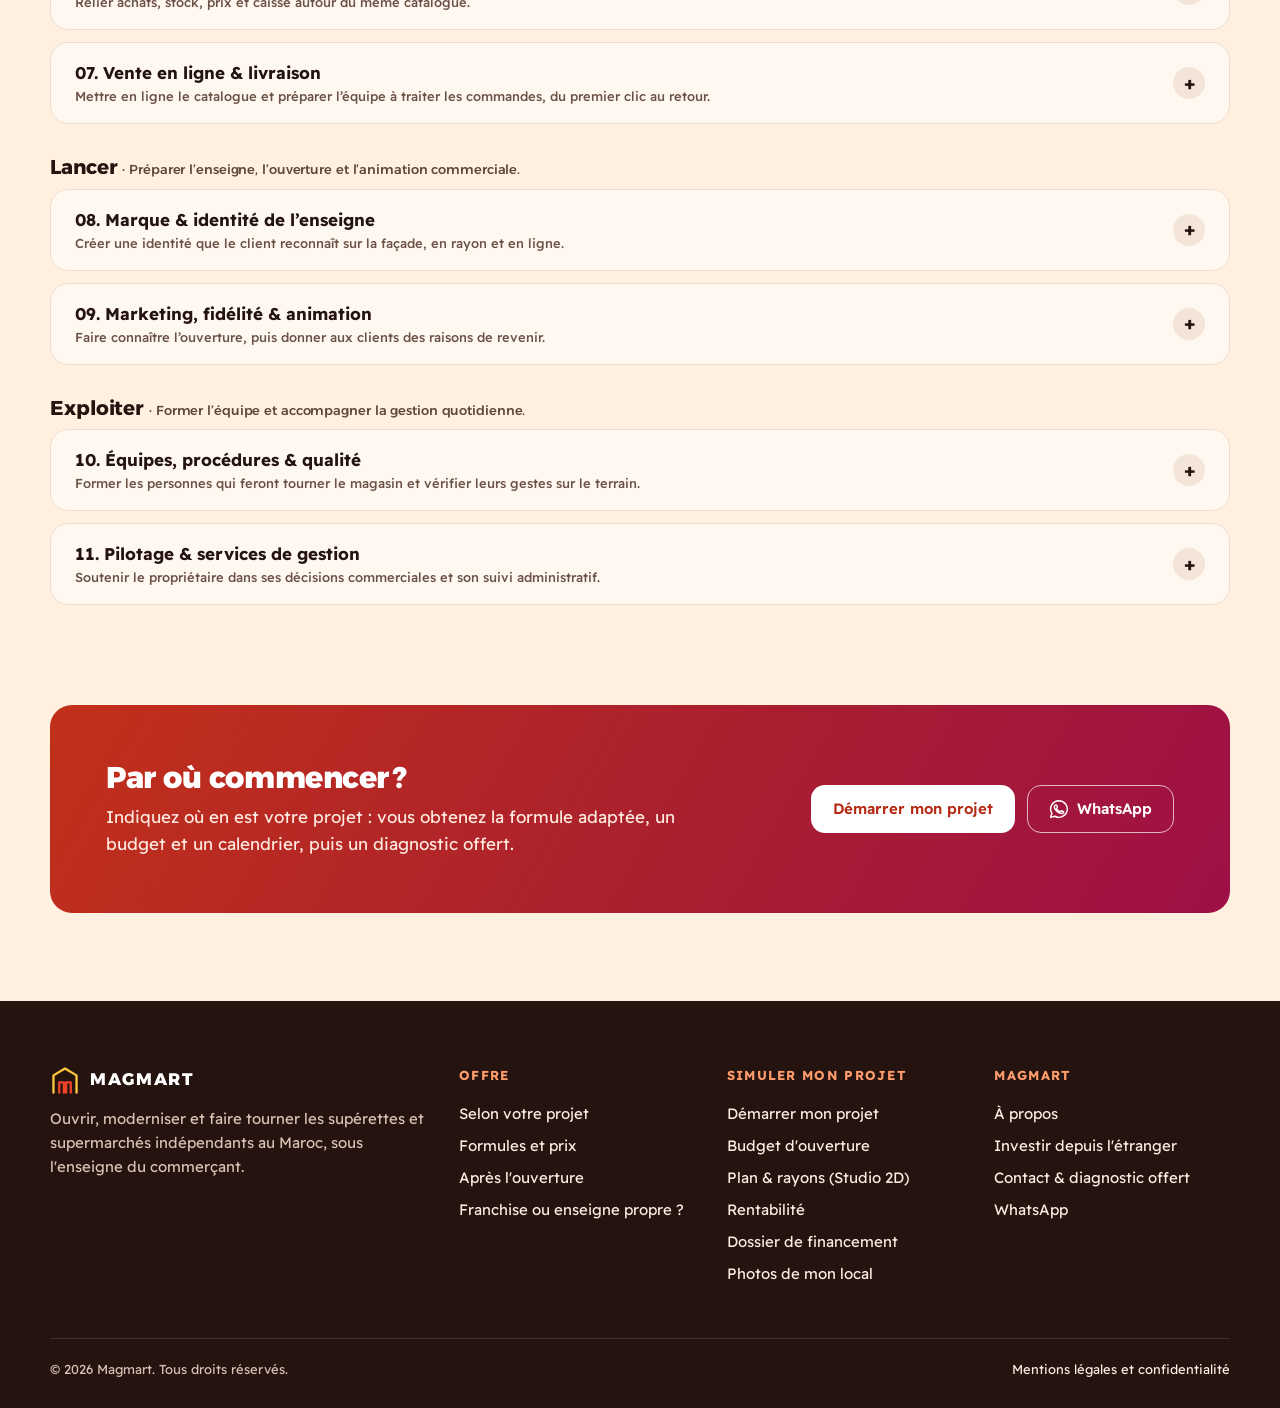
<file: offre.html>
<!doctype html>
<html lang="fr">
<head>
  <meta charset="utf-8">
  <meta name="viewport" content="width=device-width, initial-scale=1">
  <title>Offre &amp; tarifs — Magmart</title>
  <meta name="description" content="L&#x27;accompagnement Magmart selon l&#x27;avancement de votre projet : Étude Décision, Hanout+, Supérette clé en main, Supermarché &amp; multi-sites, abonnements de suivi.">
  <link rel="canonical" href="https://www.magmart.ma/offre.html">
  <meta property="og:title" content="Offre &amp; tarifs — Magmart">
  <meta property="og:description" content="L&#x27;accompagnement Magmart selon l&#x27;avancement de votre projet : Étude Décision, Hanout+, Supérette clé en main, Supermarché &amp; multi-sites, abonnements de suivi.">
  <meta property="og:image" content="https://www.magmart.ma/assets/img/hero-magasin.jpg">
  <meta property="og:locale" content="fr_MA">
  <link rel="icon" href="assets/img/favicon.svg" type="image/svg+xml">
  <link rel="preconnect" href="https://fonts.googleapis.com">
  <link rel="preconnect" href="https://fonts.gstatic.com" crossorigin>
  <link href="https://fonts.googleapis.com/css2?family=Alexandria:wght@600;700;800&family=Readex+Pro:wght@300..700&display=swap" rel="stylesheet">
  <link rel="stylesheet" href="assets/css/style.css">
  <link rel="stylesheet" href="assets/css/outils.css">
</head>
<body>
<a class="skip" href="#contenu">Aller au contenu</a>
<header class="site-header">
  <div class="wrap">
    <a class="logo" href="index.html" aria-label="Magmart, accueil"><svg viewBox="0 0 26 26" fill="none" stroke-width="2" stroke-linecap="round" stroke-linejoin="round" aria-hidden="true"><path d="M3 24V9l10-6 10 6v15" stroke="#1e9e5a"/><path d="M8 24v-9h4v9M14 24v-9h4v9" stroke="#ef432b"/></svg>MAGMART</a>
    <button type="button" class="nav-toggle" aria-label="Menu" aria-expanded="false" aria-controls="menu">
      <svg viewBox="0 0 24 24" fill="none" stroke="currentColor" stroke-width="2" aria-hidden="true"><path d="M3 6h18M3 12h18M3 18h18"/></svg>
    </button>
    <nav class="nav" id="menu" aria-label="Navigation principale"><a href="offre.html" aria-current="page">Offre & tarifs</a><a href="projet.html">Simuler mon projet</a><a href="a-propos.html">À propos</a><a href="contact.html">Contact</a><a href="demarrer.html" class="btn btn--secondary">Démarrer mon projet</a></nav>
  </div>
</header>
<main id="contenu">
<section class="page-hero"><div class="wrap">
  <span class="eyebrow">Offre & tarifs</span><h1>Un accompagnement adapté à l’avancement de votre projet.</h1><p class="lead">Choisissez votre point de départ : chaque stade a sa réponse, son prix et ses livrables. Les montants sont des honoraires ; travaux, équipements et stock sont réglés directement à vos fournisseurs.</p><nav class="anchors" aria-label="Sections de la page"><a href="#stades">Selon votre projet</a><a href="#formules">Formules</a><a href="#methode">Comment nous travaillons</a><a href="#apres">Après l’ouverture</a><a href="#details">Détail des services</a></nav>
</div></section>
<section class="section" id="stades"><div class="wrap">
  <div class="section-head"><span class="eyebrow">Selon votre projet</span><h2>Cinq points de départ, cinq réponses.</h2></div>
  <div class="stage-row" id="s-idee">
  <aside><span class="ic-tile"><svg class="ic" viewBox="0 0 24 24" aria-hidden="true"><path d="M9 18h6M10 22h4M12 2a7 7 0 0 0-4 12.7c.6.5 1 1.3 1 2.3h6c0-1 .4-1.8 1-2.3A7 7 0 0 0 12 2z"/></svg></span><h3>J’ai une idée</h3><p><strong>Pas encore de local.</strong> Valider le projet, le budget et le type de local à chercher.</p></aside>
  <div class="stage-offer">
    <div class="card"><h3>Ce que fait Magmart</h3><ul class="checklist"><li>Lecture de la zone, de la concurrence et des flux</li><li>Format recommandé et critères du local à chercher</li><li>Budget d’ouverture daté poste par poste</li><li>Prévisionnel sur 3 ans et dossier pour la banque</li><li>Avis argumenté : on y va, on ajuste, ou on renonce</li></ul></div>
    <div class="card"><span class="badge">Recommandé</span><h3 style="margin-top:12px">Étude Décision</h3>
          <div class="price">dès 12 000 MAD <small>HT</small></div><p class="price-note">Intégralement déduite de la formule signée dans les 90 jours</p>
          <a class="btn btn--secondary btn--block" href="demarrer.html?stade=idee">Commencer à ce stade</a></div>
  </div>
</div><div class="stage-row" id="s-local">
  <aside><span class="ic-tile"><svg class="ic" viewBox="0 0 24 24" aria-hidden="true"><path d="M2 15.5a5.5 5.5 0 1 0 11 0 5.5 5.5 0 1 0-11 0M11.5 11.5 21 2M17 6l3 3M15 8l2 2"/></svg></span><h3>J’ai un local</h3><p><strong>En vue ou signé.</strong> Concevoir le magasin, chiffrer les travaux et planifier l’ouverture.</p></aside>
  <div class="stage-offer">
    <div class="card"><h3>Ce que fait Magmart</h3><ul class="checklist"><li>Relevé du local et plan d’implantation 2D/3D</li><li>Consultation des entreprises et devis comparés</li><li>Pilotage des travaux, du froid et du mobilier</li><li>Assortiment, stock d’ouverture, caisse et vente en ligne</li><li>Identité de l’enseigne, lancement, formation et recette</li></ul></div>
    <div class="card"><span class="badge">Recommandé</span><h3 style="margin-top:12px">Supérette clé en main</h3>
          <div class="price">dès 65 000 MAD <small>HT</small></div><p class="price-note">Plafonnés à 8 % du budget d’ouverture, sans descendre sous ce minimum</p>
          <a class="btn btn--secondary btn--block" href="demarrer.html?stade=local">Commencer à ce stade</a></div>
  </div>
</div><div class="stage-row" id="s-moderniser">
  <aside><span class="ic-tile"><svg class="ic" viewBox="0 0 24 24" aria-hidden="true"><path d="M3 3h2l2.4 12.2a2 2 0 0 0 2 1.6h8.7a2 2 0 0 0 2-1.6L22 7H6M9 21h.01M18 21h.01"/></svg></span><h3>Je modernise mon épicerie</h3><p><strong>40 à 120 m², passage en libre‑service.</strong> Moderniser sans fermer longtemps : rayons, froid, caisse, enseigne.</p></aside>
  <div class="stage-offer">
    <div class="card"><h3>Ce que fait Magmart</h3><ul class="checklist"><li>Plan type pour passer en libre‑service</li><li>Mobilier, froid et caisse standard via partenaires</li><li>Catalogue et commande WhatsApp pour le quartier</li><li>Nouvelle enseigne et kit d’ouverture</li><li>Fermeture la plus courte possible : 30 jours après validation du plan</li></ul></div>
    <div class="card"><span class="badge">Recommandé</span><h3 style="margin-top:12px">Hanout+</h3>
          <div class="price">dès 19 000 MAD <small>HT</small></div><p class="price-note">Réouverture visée 30 jours après validation du plan, sous réserve des livraisons · payable en 6 fois</p>
          <a class="btn btn--secondary btn--block" href="demarrer.html?stade=moderniser">Commencer à ce stade</a></div>
  </div>
</div><div class="stage-row" id="s-ouvert">
  <aside><span class="ic-tile"><svg class="ic" viewBox="0 0 24 24" aria-hidden="true"><path d="M3 17l6-6 4 4 8-8M15 7h6v6"/></svg></span><h3>Mon magasin est ouvert</h3><p><strong>Je veux mieux le gérer.</strong> Améliorer les marges, réduire les ruptures, fidéliser les clients.</p></aside>
  <div class="stage-offer">
    <div class="card"><h3>Ce que fait Magmart</h3><ul class="checklist"><li>Diagnostic des ventes, marges, ruptures et pertes</li><li>Tableau de bord mensuel et support caisse</li><li>Prix, promotions et réimplantation des rayons</li><li>Accès aux accords d’achat Magmart</li><li>Modules à la carte : caisse et ERP, marque, fidélité</li></ul></div>
    <div class="card"><span class="badge">Recommandé</span><h3 style="margin-top:12px">Abonnement de suivi</h3>
          <div class="price">dès 1 290 MAD <small>HT / mois</small></div><p class="price-note">Essentiel, Pilotage ou Performance selon votre magasin.</p>
          <a class="btn btn--secondary btn--block" href="demarrer.html?stade=ouvert">Faire le point sur mon magasin</a></div>
  </div>
</div><div class="stage-row" id="s-multisite">
  <aside><span class="ic-tile"><svg class="ic" viewBox="0 0 24 24" aria-hidden="true"><path d="M3 9l2-5h14l2 5M4 9v11h16V9M3 9h18M9 20v-6h6v6"/></svg></span><h3>J’ouvre un autre magasin</h3><p><strong>2e site ou petite enseigne.</strong> Dupliquer ce qui marche et acheter mieux grâce au volume.</p></aside>
  <div class="stage-offer">
    <div class="card"><h3>Ce que fait Magmart</h3><ul class="checklist"><li>Standards d’enseigne réutilisables d’un site à l’autre</li><li>Études coordonnées et optimisation du budget</li><li>Planogrammes par famille et assortiment commun</li><li>Caisse multi‑sites et tableaux de bord consolidés</li><li>Achats groupés grâce au volume</li></ul></div>
    <div class="card"><span class="badge">Recommandé</span><h3 style="margin-top:12px">Supermarché & multi‑sites</h3>
          <div class="price">dès 150 000 MAD <small>HT</small></div><p class="price-note">Plafonnés à 8 % du budget (6 % au-delà de 3 millions de MAD), sans descendre sous ce minimum</p>
          <a class="btn btn--secondary btn--block" href="demarrer.html?stade=multisite">Commencer à ce stade</a></div>
  </div>
</div>
</div></section>

<section class="section section--mint" id="formules"><div class="wrap">
  <div class="section-head"><span class="eyebrow">Formules d’ouverture</span><h2>Ce qui est inclus, et à quel prix.</h2>
    <p>Le montant exact dépend de la surface et du périmètre. Il est plafonné à 8 % du budget d’ouverture (6 % au-delà de 3 millions de MAD), sans descendre sous le minimum de la formule.</p></div>
  <div class="grid grid-4"><article class="card pack" id="f-decision">
  <h3>Étude Décision</h3><p class="for">Valider le projet avant d’engager l’investissement.</p>
  <div class="price"><span class="nw">12 000</span> – <span class="nw">25 000 MAD</span> <small>HT</small></div>
  <p class="price-note">Intégralement déduite de la formule signée dans les 90 jours</p>
  <ul class="checklist"><li>Zone, concurrence et relevé du local</li><li>Prévisionnel en 3 scénarios</li><li>Budget par poste, daté</li><li>Dossier de financement pour la banque</li></ul>
  <a href="demarrer.html" class="btn btn--ghost btn--block">Démarrer mon projet</a>
</article><article class="card pack" id="f-hanout">
  <h3>Hanout+</h3><p class="for">Votre épicerie de 40 à 120 m² passe en libre‑service.</p>
  <div class="price"><span class="nw">19 000</span> – <span class="nw">35 000 MAD</span> <small>HT</small></div>
  <p class="price-note">Réouverture visée 30 jours après validation du plan, sous réserve des livraisons · payable en 6 fois</p>
  <ul class="checklist"><li>Plan type et mobilier standard</li><li>Froid et caisse via partenaires</li><li>Catalogue et commande WhatsApp</li><li>Kit enseigne et kit d’ouverture</li><li>Formation + 1 mois de suivi</li></ul>
  <a href="demarrer.html" class="btn btn--ghost btn--block">Démarrer mon projet</a>
</article><article class="card pack card--featured" id="f-superette">
  <span class="badge badge--accent">Notre formule phare</span><h3>Supérette clé en main</h3><p class="for">Création ou transformation de 120 à 400 m².</p>
  <div class="price"><span class="nw">65 000</span> – <span class="nw">150 000 MAD</span> <small>HT</small></div>
  <p class="price-note">Plafonnés à 8 % du budget d’ouverture, sans descendre sous ce minimum</p>
  <ul class="checklist"><li>Étude Décision et dossier bancaire</li><li>Plans 2D et 3 vues 3D</li><li>Consultation et pilotage des lots</li><li>Assortiment, stock, caisse et ERP</li><li>Identité, lancement, formation</li><li>Recette + 3 mois d’abonnement Pilotage</li></ul>
  <a href="demarrer.html" class="btn btn--ghost btn--block">Démarrer mon projet</a>
</article><article class="card pack" id="f-supermarche">
  <h3>Supermarché & multi‑sites</h3><p class="for">400 à 1 200 m², deuxième magasin ou petite enseigne.</p>
  <div class="price"><span class="nw">150 000</span> – <span class="nw">380 000 MAD</span> <small>HT</small></div>
  <p class="price-note">Plafonnés à 8 % du budget (6 % au-delà de 3 millions de MAD), sans descendre sous ce minimum</p>
  <ul class="checklist"><li>Études coordonnées et optimisation du budget</li><li>Planogrammes par famille</li><li>Multi-caisses, balances, boutique en ligne</li><li>Standards d’enseigne réutilisables</li><li>Recette + 3 mois d’abonnement Performance</li></ul>
  <a href="demarrer.html" class="btn btn--ghost btn--block">Démarrer mon projet</a>
</article></div>
</div></section>

<section class="section" id="methode"><div class="wrap">
  <div class="section-head"><span class="eyebrow">Comment nous travaillons</span><h2>Vous décidez à chaque jalon. Vous payez sur preuves.</h2></div>
  <div class="grid grid-2" style="align-items:start">
    <div class="card"><h3>Cinq jalons, cinq décisions</h3>
      <ol class="toollist" style="margin-top:16px">
        <li><span class="n">1</span><div><b>Projet engagé</b><span>Faisabilité, budget et conditions à lever validés.</span></div></li>
        <li><span class="n">2</span><div><b>Conception figée</b><span>Plans, équipements, identité et devis approuvés.</span></div></li>
        <li><span class="n">3</span><div><b>Site prêt à recevoir</b><span>Installations testées, réserve et caisse prêtes.</span></div></li>
        <li><span class="n">4</span><div><b>Préouverture</b><span>Essais caisse et web, stock rapproché, équipe formée.</span></div></li>
        <li><span class="n">5</span><div><b>Passage à l’exploitation</b><span>Accès, manuels, garanties et responsabilités remis.</span></div></li>
      </ol></div>
    <div class="grid" style="gap:16px">
      <div class="card"><h3>Paiement</h3><ul class="checklist" style="margin:12px 0 0">
        <li>30 % à la signature · 30 % à la conception figée · 30 % quand le site est prêt · 10 % à la remise</li>
        <li>En 6 mensualités sans frais pour Hanout+ et le Coaching</li>
        <li>Arrêt possible à chaque étape : vous gardez les livrables</li></ul></div>
      <div class="card"><h3>Trois modes d’accompagnement</h3><p style="margin-bottom:12px">Le mode est choisi ensemble lors du diagnostic et reste modifiable à chaque jalon.</p>
        <table><tbody><tr><td><strong>Délégué</strong><br><span class='muted'>Magmart fait pour vous</span></td><td class='price-cell'>Prix de la formule</td></tr><tr><td><strong>Accompagné</strong><br><span class='muted'>Magmart fait avec vous</span></td><td class='price-cell'>Environ −30 % sur la formule</td></tr><tr><td><strong>Coaching</strong><br><span class='muted'>Vous faites, Magmart vous guide</span></td><td class='price-cell'>9 000 MAD HT · 5 séances de 2 h</td></tr></tbody></table></div>
    </div>
  </div>
</div></section>

<section class="section section--mint" id="apres"><div class="wrap">
  <div class="section-head"><span class="eyebrow">Après l’ouverture</span><h2>Un magasin se gagne aussi après l’inauguration.</h2></div>
  <div class="grid grid-3"><div class="card"><h3>Essentiel</h3><div class="price">1 290 MAD <small>HT / mois</small></div><p class="price-note">Engagement 12 mois</p><p>Tableau de bord et support caisse.</p></div><div class="card card--featured"><h3>Pilotage</h3><div class="price">3 900 MAD <small>HT / mois</small></div><p class="price-note">Engagement 12 mois</p><p>Revue mensuelle, prix, promotions, comparaison.</p></div><div class="card"><h3>Performance</h3><div class="price">7 900 MAD <small>HT / mois</small></div><p class="price-note">Engagement 24 mois</p><p>Visites terrain, réimplantations, marketing local.</p></div></div>
  <p class="muted" style="margin-top:16px">Tous les abonnements donnent accès aux accords d’achat négociés par Magmart, selon les fournisseurs de votre région.</p>
</div></section>

<section class="section" id="details"><div class="wrap">
  <div class="section-head"><span class="eyebrow">Détails</span><h2>Options, modules et services.</h2></div>
  <details class="acc"><summary><span>Options à ajouter à une formule<small>Suivi à distance, financement, démarches, 3D, express, inauguration</small></span></summary>
    <div class="acc-body"><table><tbody><tr><td>Suivi à distance (visio hebdomadaire, photos sous 48 h, signature en ligne)</td><td class='price-cell'>8 000 MAD HT</td></tr><tr><td>Aide au financement (incluse dans Supérette et Supermarché)</td><td class='price-cell'>6 000 MAD HT</td></tr><tr><td>Démarches administratives : commune (Rokhas), ONSSA, enseigne</td><td class='price-cell'>6 000 – 15 000 MAD HT</td></tr><tr><td>Vue 3D supplémentaire</td><td class='price-cell'>2 500 MAD HT par vue</td></tr><tr><td>Ouverture express (planning resserré)</td><td class='price-cell'>+15 %</td></tr><tr><td>Événement d’inauguration (hors frais)</td><td class='price-cell'>8 000 – 20 000 MAD HT</td></tr></tbody></table></div></details>
  <details class="acc"><summary><span>Modules à la carte<small>Pour les projets déjà avancés ou les magasins ouverts</small></span></summary>
    <div class="acc-body"><table><tbody><tr><td>Plan d’implantation 2D + vues 3D</td><td class='price-cell'>15 000 – 40 000 MAD HT</td></tr><tr><td>Consultation & pilotage d’un lot (froid, agencement…)</td><td class='price-cell'>3 à 5 % du lot, minimum 10 000 MAD HT</td></tr><tr><td>Assortiment & commandes d’ouverture</td><td class='price-cell'>15 000 – 45 000 MAD HT</td></tr><tr><td>ERP & caisse : paramétrage, catalogue, formation</td><td class='price-cell'>12 000 – 35 000 MAD HT + licences</td></tr><tr><td>Boutique en ligne ou commerce WhatsApp</td><td class='price-cell'>12 000 – 45 000 MAD HT</td></tr><tr><td>Identité d’enseigne et charte de marque</td><td class='price-cell'>25 000 – 60 000 MAD HT</td></tr><tr><td>Campagne d’ouverture (hors budget média)</td><td class='price-cell'>15 000 – 40 000 MAD HT</td></tr><tr><td>Académie Magmart : module certifiant</td><td class='price-cell'>800 – 1 500 MAD HT par personne</td></tr><tr><td>Journée d’expertise</td><td class='price-cell'>4 500 MAD HT (déplacement en sus)</td></tr></tbody></table></div></details>
  <h3 id="concevoir" style="margin-top:32px">Concevoir <small class="muted" style="font-weight:500">· Qualifier le site, choisir un format et arrêter l’investissement.</small></h3><details class="acc"><summary><span>01. Faisabilité & investissement<small>Décider si le local, le format et les moyens financiers permettent d’ouvrir dans de bonnes conditions.</small></span></summary>
          <div class="acc-body"><div class="grid grid-2"><div><p class="lbl">Ce que nous faisons</p><ul class="checklist"><li>Zone de chalandise, concurrence, accès clients et livraisons</li><li>Relevé du local : surfaces de vente, réserve, préparation</li><li>Scénarios de ventes (trafic × conversion × panier), de marge et de montée en charge</li><li>Tests de risque : démarrage lent, retard d’ouverture, surcoût travaux</li></ul></div><div><p class="lbl">Ce que vous recevez</p><ul class="checklist"><li>Dossier de faisabilité et fiche de format</li><li>Budget par poste et calendrier de décaissement</li><li>Plan de financement prêt pour la banque</li><li>Plan de réalisation et conditions à lever</li></ul></div></div><p class="alert" style="margin-top:8px"><span><strong>Critère de validation :</strong> Vous validez le format, l’enveloppe et les conditions à lever avant tout engagement.</span></p></div></details><details class="acc"><summary><span>02. Concept & implantation<small>Dessiner un magasin cohérent avec l’assortiment, le parcours client et le travail de l’équipe.</small></span></summary>
          <div class="acc-body"><div class="grid grid-2"><div><p class="lbl">Ce que nous faisons</p><ul class="checklist"><li>Zonage des familles, caisses, réserves, rayons frais, préparation web</li><li>Circulations clients, marchandises, personnel</li><li>Ambiance : matériaux, éclairage, mobilier, façade, signalétique</li><li>Coordination des études électricité, froid, eau, ventilation, réseau</li></ul></div><div><p class="lbl">Ce que vous recevez</p><ul class="checklist"><li>Plan 2D validé et vues 3D selon mission</li><li>Linéaires par famille</li><li>Fiches équipements</li><li>Dossier technique de consultation</li></ul></div></div><p class="alert" style="margin-top:8px"><span><strong>Critère de validation :</strong> Les plans et équipements sont validés avant toute commande.</span></p></div></details><h3 id="realiser" style="margin-top:32px">Réaliser <small class="muted" style="font-weight:500">· Coordonner les travaux, équiper, approvisionner et implanter.</small></h3><details class="acc"><summary><span>03. Travaux & équipements<small>Piloter l’aménagement, coordonner les corps d’état et mettre en service les installations.</small></span></summary>
          <div class="acc-body"><div class="grid grid-2"><div><p class="lbl">Ce que nous faisons</p><ul class="checklist"><li>Cahiers des charges et consultation sur un périmètre commun</li><li>Comparaison fournitures, pose, délais, maintenance</li><li>Rayonnage, gondoles, froid positif et négatif, chambres froides, inox</li><li>Suivi de chantier, écarts de coût, levée des réserves</li></ul></div><div><p class="lbl">Ce que vous recevez</p><ul class="checklist"><li>Tableau de consultation et planning</li><li>Suivi des engagements budgétaires</li><li>Procès-verbaux d’essais</li><li>Garanties et plan de maintenance</li></ul></div></div><p class="alert" style="margin-top:8px"><span><strong>Critère de validation :</strong> Les essais et réserves sont documentés avant le transfert au magasin.</span></p></div></details><details class="acc"><summary><span>04. Assortiment & stock d’ouverture<small>Transformer le positionnement en une offre achetable, disponible et lisible en rayon.</small></span></summary>
          <div class="acc-body"><div class="grid grid-2"><div><p class="lbl">Ce que nous faisons</p><ul class="checklist"><li>Rôle des familles, niveaux de gamme, références incontournables, produits locaux</li><li>Grille de prix et marges cibles par famille</li><li>Comparaison fournisseurs : minimums, délais, crédit, reprise</li><li>Réception par vagues, contrôle des dates et températures, planogrammes</li></ul></div><div><p class="lbl">Ce que vous recevez</p><ul class="checklist"><li>Matrice assortiment</li><li>Commandes d’ouverture et calendrier de livraisons</li><li>Plans de rayon</li><li>Stock rapproché avec l’ERP</li></ul></div></div><p class="alert" style="margin-top:8px"><span><strong>Critère de validation :</strong> Stock reçu, stock enregistré et produits implantés sont rapprochés ; chaque écart a un responsable.</span></p></div></details><details class="acc"><summary><span>05. Approvisionnement & achats<small>Organiser les réassorts et les conditions d’achat après l’ouverture.</small></span></summary>
          <div class="acc-body"><div class="grid grid-2"><div><p class="lbl">Ce que nous faisons</p><ul class="checklist"><li>Référencement de grossistes et producteurs : épicerie, frais, surgelés, DPH</li><li>Seuils de réassort, suivi des ruptures, délais et litiges</li><li>Consultations groupées et conditions négociées selon volumes</li><li>Consommables : sacs, étiquettes, emballages, entretien</li></ul></div><div><p class="lbl">Ce que vous recevez</p><ul class="checklist"><li>Plan d’approvisionnement</li><li>Grille fournisseurs</li><li>Suivi du réassort</li><li>Accès aux accords d’achat Magmart</li></ul></div></div><p class="alert" style="margin-top:8px"><span><strong>Critère de validation :</strong> Les fournisseurs critiques ont une solution de repli et un calendrier de livraison.</span></p></div></details><h3 id="digitaliser" style="margin-top:32px">Digitaliser <small class="muted" style="font-weight:500">· Mettre en service la caisse, les stocks et la vente en ligne.</small></h3><details class="acc"><summary><span>06. ERP, caisse & back-office<small>Relier achats, stock, prix et caisse autour du même catalogue.</small></span></summary>
          <div class="acc-body"><div class="grid grid-2"><div><p class="lbl">Ce que nous faisons</p><ul class="checklist"><li>Nettoyage du catalogue : codes-barres, unités, colis, coûts, prix</li><li>Paramétrage achats, réceptions, inventaires, ventes, retours, clôtures</li><li>Droits par rôle : qui crée un article, modifie un prix, annule un ticket</li><li>Tests des scanners, imprimantes, balances, terminaux de paiement, étiquettes électroniques</li></ul></div><div><p class="lbl">Ce que vous recevez</p><ul class="checklist"><li>Catalogue importé et configuration documentée</li><li>Stock initial rapproché</li><li>Tableau de bord des ventes et marges</li><li>Procès-verbal d’essais</li></ul></div></div><p class="alert" style="margin-top:8px"><span><strong>Critère de validation :</strong> Une réception met à jour le stock, une vente le diminue de la bonne quantité, un retour est traçable.</span></p></div></details><details class="acc"><summary><span>07. Vente en ligne & livraison<small>Mettre en ligne le catalogue et préparer l’équipe à traiter les commandes, du premier clic au retour.</small></span></summary>
          <div class="acc-body"><div class="grid grid-2"><div><p class="lbl">Ce que nous faisons</p><ul class="checklist"><li>Boutique aux couleurs de l’enseigne, synchronisée avec l’ERP</li><li>Commande WhatsApp, application à vos couleurs selon le projet</li><li>Règles de préparation, substitution, emballage, retrait et livraison</li><li>Connexion aux livreurs et plateformes partenaires</li></ul></div><div><p class="lbl">Ce que vous recevez</p><ul class="checklist"><li>Boutique publiée</li><li>Flux ERP testés</li><li>Procédures de préparation et de remise</li><li>Circuit retours et réclamations</li></ul></div></div><p class="alert" style="margin-top:8px"><span><strong>Critère de validation :</strong> Une commande test parcourt tout le circuit ; un échec de synchronisation est visible et peut être relancé.</span></p></div></details><h3 id="lancer" style="margin-top:32px">Lancer <small class="muted" style="font-weight:500">· Préparer l’enseigne, l’ouverture et l’animation commerciale.</small></h3><details class="acc"><summary><span>08. Marque & identité de l’enseigne<small>Créer une identité que le client reconnaît sur la façade, en rayon et en ligne.</small></span></summary>
          <div class="acc-body"><div class="grid grid-2"><div><p class="lbl">Ce que nous faisons</p><ul class="checklist"><li>Nom, positionnement, promesse et ton</li><li>Logo, couleurs, typographies et règles d’usage</li><li>Maquettes de façade, enseigne, repères de rayons, étiquettes</li><li>Sacs, emballages, modèles réseaux sociaux, marque propre</li></ul></div><div><p class="lbl">Ce que vous recevez</p><ul class="checklist"><li>Charte de marque</li><li>Fichiers sources et exports</li><li>Maquettes des supports</li><li>Spécifications de fabrication</li></ul></div></div><p class="alert" style="margin-top:8px"><span><strong>Critère de validation :</strong> La marque et ses applications prioritaires sont approuvées avant fabrication.</span></p></div></details><details class="acc"><summary><span>09. Marketing, fidélité & animation<small>Faire connaître l’ouverture, puis donner aux clients des raisons de revenir.</small></span></summary>
          <div class="acc-body"><div class="grid grid-2"><div><p class="lbl">Ce que nous faisons</p><ul class="checklist"><li>Plan média local, offre de préouverture, événement d’ouverture</li><li>Fiche Google, Instagram, Facebook et WhatsApp Business configurés</li><li>Calendrier promotions et prospectus, carte de fidélité ou cagnotte</li><li>Campagnes sociales, SMS et e-mail, suivi par canal</li></ul></div><div><p class="lbl">Ce que vous recevez</p><ul class="checklist"><li>Plan de lancement</li><li>Supports prêts à diffuser</li><li>Calendrier d’animation sur 3 mois</li><li>Gestion récurrente sur mandat</li></ul></div></div><p class="alert" style="margin-top:8px"><span><strong>Critère de validation :</strong> Les offres fonctionnent en caisse ; les horaires et accès publiés sont exacts.</span></p></div></details><h3 id="exploiter" style="margin-top:32px">Exploiter <small class="muted" style="font-weight:500">· Former l’équipe et accompagner la gestion quotidienne.</small></h3><details class="acc"><summary><span>10. Équipes, procédures & qualité<small>Former les personnes qui feront tourner le magasin et vérifier leurs gestes sur le terrain.</small></span></summary>
          <div class="acc-body"><div class="grid grid-2"><div><p class="lbl">Ce que nous faisons</p><ul class="checklist"><li>Formation par poste : réception, réserve, frais, caisse, inventaire, préparation web</li><li>Formation du propriétaire : ventes, marges, pertes, trésorerie, équipe</li><li>Hygiène, températures, traçabilité, retraits et rappels</li><li>Académie Magmart : modules certifiants pour les nouvelles recrues</li></ul></div><div><p class="lbl">Ce que vous recevez</p><ul class="checklist"><li>Matrice de formation</li><li>Manuel d’exploitation et fiches de contrôle</li><li>Équipe évaluée en situation</li><li>Responsables désignés</li></ul></div></div><p class="alert" style="margin-top:8px"><span><strong>Critère de validation :</strong> Chaque poste exécute ses opérations critiques ; le propriétaire sait lire ses indicateurs.</span></p></div></details><details class="acc"><summary><span>11. Pilotage & services de gestion<small>Soutenir le propriétaire dans ses décisions commerciales et son suivi administratif.</small></span></summary>
          <div class="acc-body"><div class="grid grid-2"><div><p class="lbl">Ce que nous faisons</p><ul class="checklist"><li>Analyse mensuelle des ventes, marges, ruptures et rotations</li><li>Revues de catégories et de prix, réimplantations</li><li>Comparaison avec des magasins de même format</li><li>Comptabilité, paie et fiscalité via partenaires qualifiés</li></ul></div><div><p class="lbl">Ce que vous recevez</p><ul class="checklist"><li>Tableau de bord mensuel</li><li>Revue de gestion et plan d’action</li><li>Accès aux accords d’achat</li><li>Accompagnement multi‑sites</li></ul></div></div><p class="alert" style="margin-top:8px"><span><strong>Critère de validation :</strong> Chaque revue se conclut par des actions datées et un responsable.</span></p></div></details>
</div></section>
<section class="section section--cta"><div class="wrap"><div class="cta-band">
  <div><h2>Par où commencer ?</h2><p>Indiquez où en est votre projet : vous obtenez la formule adaptée, un budget et un calendrier, puis un diagnostic offert.</p></div>
  <div class="btn-row"><a href="demarrer.html" class="btn btn--primary">Démarrer mon projet</a><a href="#" data-wa class="btn btn--ghost"><svg viewBox="0 0 24 24" fill="currentColor" class="ic" aria-hidden="true"><path d="M12 2a10 10 0 0 0-8.6 15.1L2 22l5-1.3A10 10 0 1 0 12 2Zm5.3 14.2c-.2.6-1.3 1.2-1.8 1.2-.5.1-1 .2-3.3-.7-2.8-1.1-4.5-4-4.7-4.2-.1-.2-1.1-1.5-1.1-2.8 0-1.4.7-2 1-2.3.2-.3.5-.3.7-.3h.5c.2 0 .4 0 .6.5l.8 2c.1.2.1.4 0 .5l-.4.6-.4.4c-.1.2-.3.3-.1.6.2.3.8 1.3 1.6 2.1 1.1 1 2 1.3 2.3 1.4.3.2.4.1.6 0l.8-1c.2-.3.4-.2.6-.1l1.9.9c.3.1.5.2.5.3.1.2.1.7-.1 1.3Z"/></svg>WhatsApp</a></div>
</div></div></section>
</main>
<footer class="site-footer">
  <div class="wrap">
    <div class="footer-grid">
      <div>
        <a class="logo" href="index.html"><svg viewBox="0 0 26 26" fill="none" stroke-width="2" stroke-linecap="round" stroke-linejoin="round" aria-hidden="true"><path d="M3 24V9l10-6 10 6v15" stroke="#ffc83d"/><path d="M8 24v-9h4v9M14 24v-9h4v9" stroke="#ef432b"/></svg>MAGMART</a>
        <p>Ouvrir, moderniser et faire tourner les supérettes et supermarchés indépendants au Maroc, sous l'enseigne du commerçant.</p>
      </div>
      <div><p class="f-title">Offre</p><a href="offre.html#stades">Selon votre projet</a><a href="offre.html#formules">Formules et prix</a><a href="offre.html#apres">Après l'ouverture</a><a href="franchise-ou-enseigne.html">Franchise ou enseigne propre ?</a></div>
      <div><p class="f-title">Simuler mon projet</p><a href="demarrer.html">Démarrer mon projet</a><a href="simulateur.html">Budget d'ouverture</a><a href="planificateur.html">Plan & rayons (Studio 2D)</a><a href="exploitation.html">Rentabilité</a><a href="dossier.html">Dossier de financement</a><a href="photos.html">Photos de mon local</a></div>
      <div><p class="f-title">Magmart</p><a href="a-propos.html">À propos</a><a href="mre.html">Investir depuis l'étranger</a><a href="contact.html">Contact & diagnostic offert</a><a href="#" data-wa>WhatsApp</a></div>
    </div>
    <div class="footer-bottom"><span>© <span data-year>2026</span> Magmart. Tous droits réservés.</span><a href="mentions-legales.html" style="display:inline">Mentions légales et confidentialité</a></div>
  </div>
</footer>
<a class="wa-float" href="#" data-wa aria-label="Écrire à Magmart sur WhatsApp"><svg viewBox="0 0 24 24" fill="currentColor" aria-hidden="true"><path d="M12 2a10 10 0 0 0-8.6 15.1L2 22l5-1.3A10 10 0 1 0 12 2Zm5.3 14.2c-.2.6-1.3 1.2-1.8 1.2-.5.1-1 .2-3.3-.7-2.8-1.1-4.5-4-4.7-4.2-.1-.2-1.1-1.5-1.1-2.8 0-1.4.7-2 1-2.3.2-.3.5-.3.7-.3h.5c.2 0 .4 0 .6.5l.8 2c.1.2.1.4 0 .5l-.4.6-.4.4c-.1.2-.3.3-.1.6.2.3.8 1.3 1.6 2.1 1.1 1 2 1.3 2.3 1.4.3.2.4.1.6 0l.8-1c.2-.3.4-.2.6-.1l1.9.9c.3.1.5.2.5.3.1.2.1.7-.1 1.3Z"/></svg></a>
<script src="assets/js/main.js"></script>
</body>
</html>
</file>
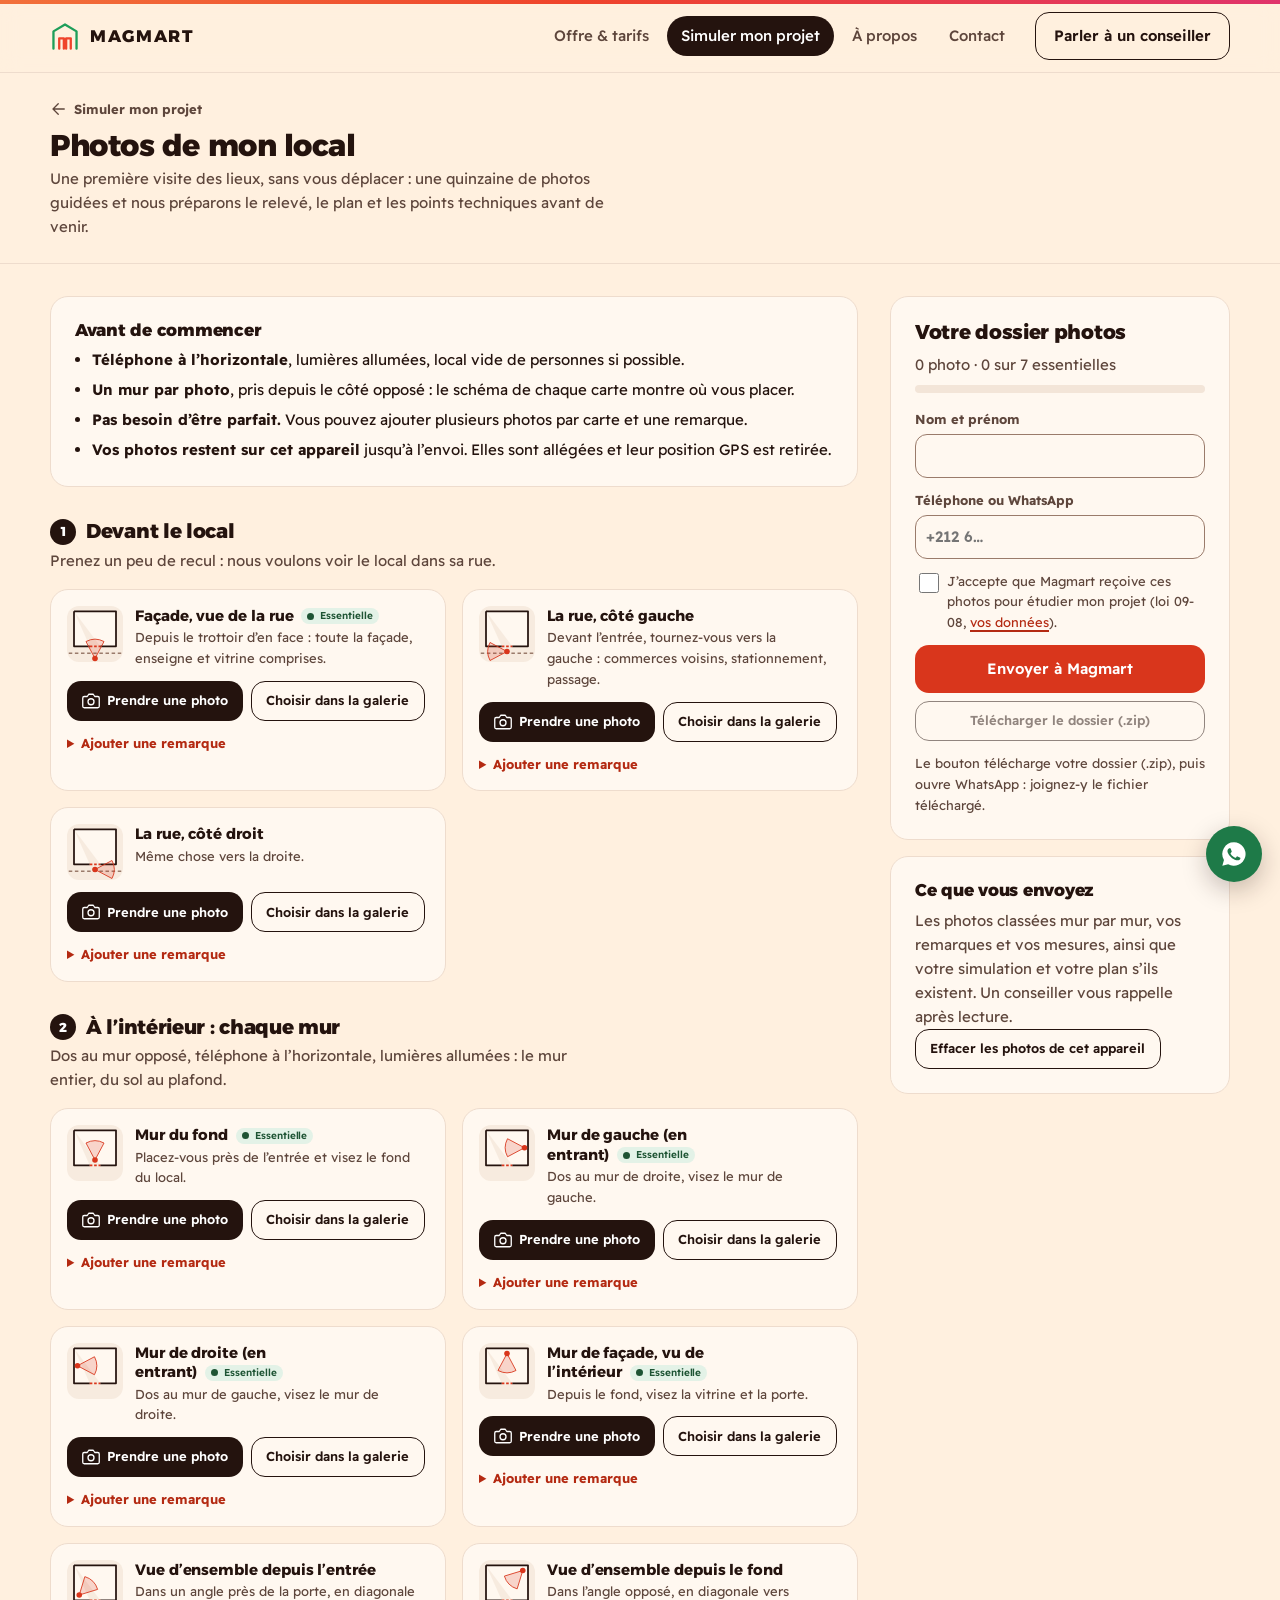
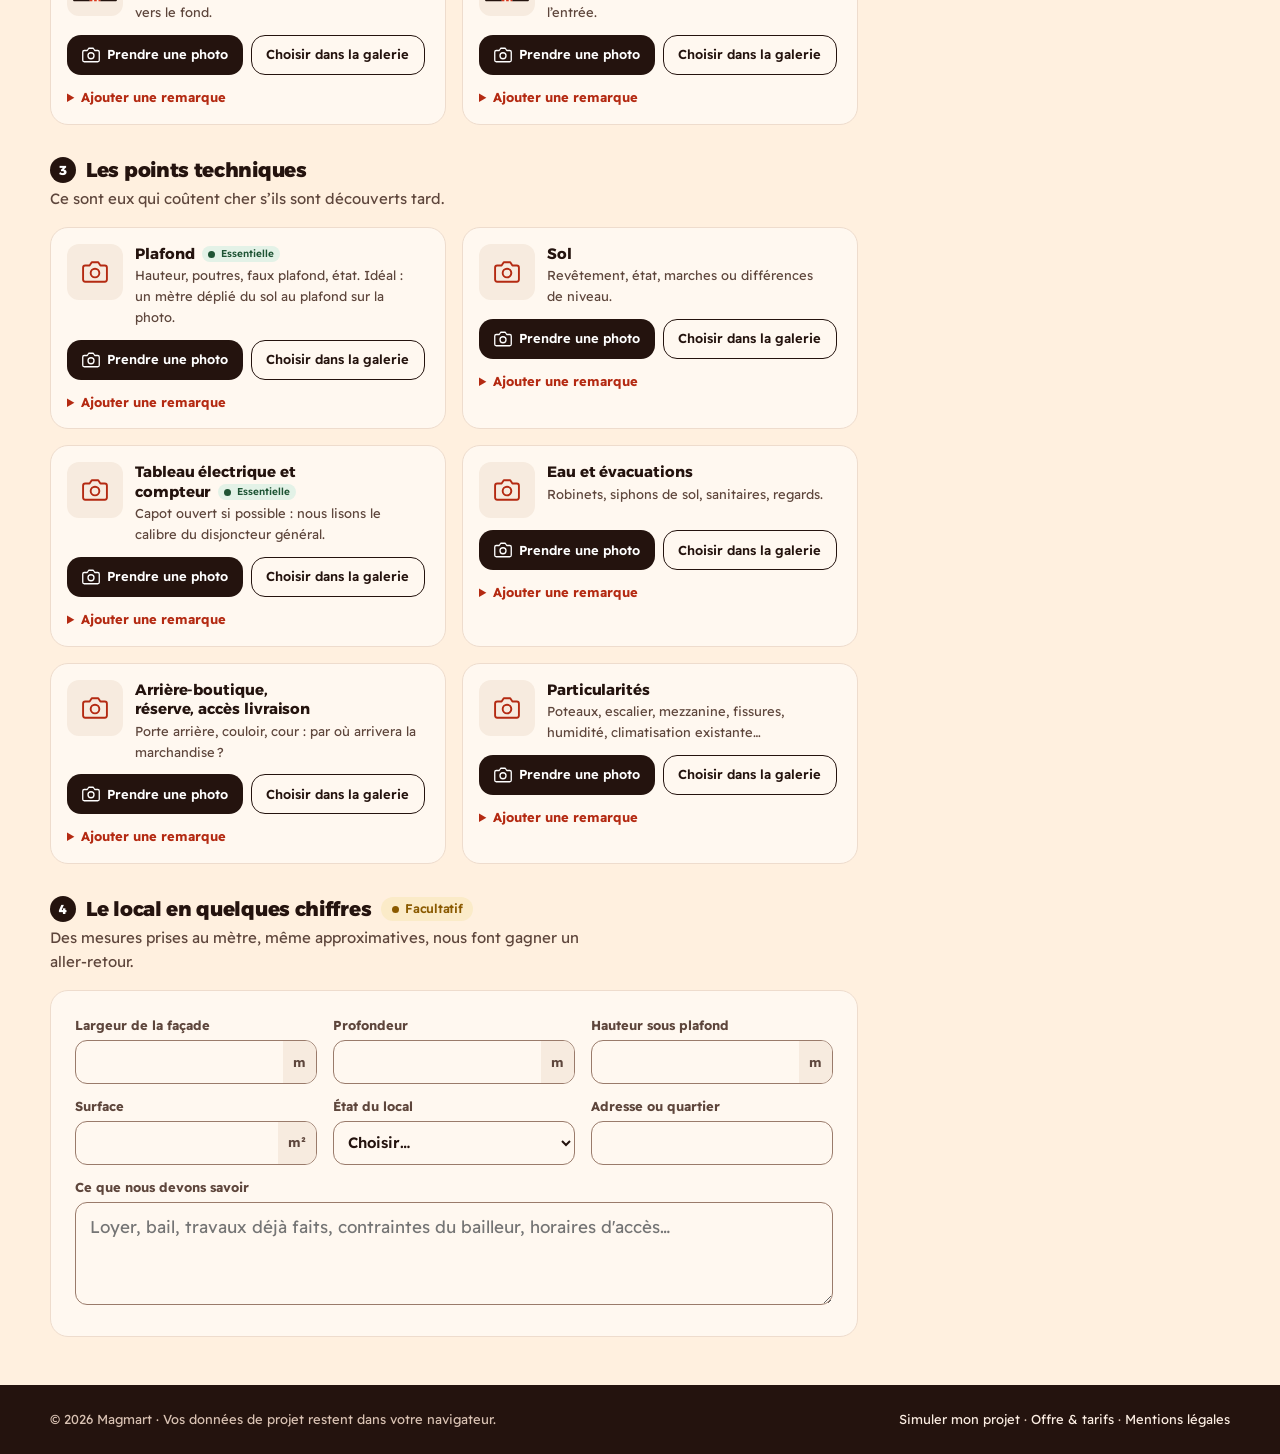
<file: photos.html>
<!doctype html>
<html lang="fr">
<head>
  <meta charset="utf-8">
  <meta name="viewport" content="width=device-width, initial-scale=1">
  <title>Photos de mon local — Magmart</title>
  <meta name="description" content="Envoyez les photos de votre local, mur par mur : Magmart prépare le relevé, le plan et les points techniques avant la première visite.">
  <link rel="canonical" href="https://www.magmart.ma/photos.html">
  <meta property="og:title" content="Photos de mon local — Magmart">
  <meta property="og:description" content="Envoyez les photos de votre local, mur par mur : Magmart prépare le relevé, le plan et les points techniques avant la première visite.">
  <meta property="og:image" content="https://www.magmart.ma/assets/img/hero-magasin.jpg">
  <meta property="og:locale" content="fr_MA">
  <link rel="icon" href="assets/img/favicon.svg" type="image/svg+xml">
  <link rel="preconnect" href="https://fonts.googleapis.com">
  <link rel="preconnect" href="https://fonts.gstatic.com" crossorigin>
  <link href="https://fonts.googleapis.com/css2?family=Alexandria:wght@600;700;800&family=Readex+Pro:wght@300..700&display=swap" rel="stylesheet">
  <link rel="stylesheet" href="assets/css/style.css">
  <link rel="stylesheet" href="assets/css/outils.css">
</head>
<body>
<a class="skip" href="#contenu">Aller au contenu</a>
<header class="site-header">
  <div class="wrap">
    <a class="logo" href="index.html" aria-label="Magmart, accueil"><svg viewBox="0 0 26 26" fill="none" stroke-width="2" stroke-linecap="round" stroke-linejoin="round" aria-hidden="true"><path d="M3 24V9l10-6 10 6v15" stroke="#1e9e5a"/><path d="M8 24v-9h4v9M14 24v-9h4v9" stroke="#ef432b"/></svg>MAGMART</a>
    <button type="button" class="nav-toggle" aria-label="Menu" aria-expanded="false" aria-controls="menu">
      <svg viewBox="0 0 24 24" fill="none" stroke="currentColor" stroke-width="2" aria-hidden="true"><path d="M3 6h18M3 12h18M3 18h18"/></svg>
    </button>
    <nav class="nav" id="menu" aria-label="Navigation principale"><a href="offre.html">Offre & tarifs</a><a href="projet.html" aria-current="page">Simuler mon projet</a><a href="a-propos.html">À propos</a><a href="contact.html">Contact</a><a href="#" data-wa class="btn btn--ghost">Parler à un conseiller</a></nav>
  </div>
</header>
<main id="contenu">
<div class="tool-head"><div class="wrap">
  <a class="pstep-home" href="projet.html"><svg class="ic" viewBox="0 0 24 24" aria-hidden="true"><path d="M19 12H5M11 19l-7-7 7-7"/></svg><span>Simuler mon projet</span></a>
  <div class="tool-title"><h1>Photos de mon local</h1><p>Une première visite des lieux, sans vous déplacer : une quinzaine de photos guidées et nous préparons le relevé, le plan et les points techniques avant de venir.</p></div>
</div></div><section class="tool-body"><div class="wrap ph-layout">
  <div class="ph-main">
    <div class="card ph-tips">
      <h2 class="x-h" style="margin-top:0">Avant de commencer</h2>
      <ul>
        <li><b>Téléphone à l’horizontale</b>, lumières allumées, local vide de personnes si possible.</li>
        <li><b>Un mur par photo</b>, pris depuis le côté opposé : le schéma de chaque carte montre où vous placer.</li>
        <li><b>Pas besoin d’être parfait.</b> Vous pouvez ajouter plusieurs photos par carte et une remarque.</li>
        <li><b>Vos photos restent sur cet appareil</b> jusqu’à l’envoi. Elles sont allégées et leur position GPS est retirée.</li>
      </ul>
    </div>
    <section class="ph-group" aria-labelledby="ph-g1">
    <h2 id="ph-g1" class="ph-gtitle"><span class="x-num">1</span>Devant le local</h2><p class="ph-glead">Prenez un peu de recul : nous voulons voir le local dans sa rue.</p>
    <div class="ph-grid"><article class="ph-slot" data-slot="facade" data-title="Façade, vue de la rue" data-max="3" data-essential>
      <div class="ph-head"><svg class="ph-diag" viewBox="0 0 64 64" aria-hidden="true"><path d="M8 6h48v40H38M26 46H8V6" class="ph-room"/><path d="M26 46h12" class="ph-door"/><path d="M2 54h60" class="ph-street"/><path d="M32.0 60.0L21.7 40.6A22 22 0 0 1 42.3 40.6Z" class="ph-cone"/><circle cx="32" cy="60" r="3.2" class="ph-cam"/></svg>
        <div><h3>Façade, vue de la rue <span class="badge">Essentielle</span></h3><p>Depuis le trottoir d’en face : toute la façade, enseigne et vitrine comprises.</p></div>
        <span class="ph-state" aria-hidden="true"></span>
      </div>
      <ul class="ph-thumbs" aria-label="Photos : Façade, vue de la rue"></ul>
      <div class="ph-actions">
        <label class="btn btn--secondary btn--sm ph-take"><svg class="ic" viewBox="0 0 24 24" aria-hidden="true"><path d="M23 19a2 2 0 0 1-2 2H3a2 2 0 0 1-2-2V8a2 2 0 0 1 2-2h4l2-3h6l2 3h4a2 2 0 0 1 2 2zM12 17a4 4 0 1 0 0-8 4 4 0 0 0 0 8z"/></svg>Prendre une photo<input type="file" accept="image/*" capture="environment" hidden></label>
        <label class="btn btn--ghost btn--sm">Choisir dans la galerie<input type="file" accept="image/*" multiple hidden></label>
      </div>
      <details class="ph-note"><summary>Ajouter une remarque</summary><textarea rows="2" class="field" aria-label="Remarque : Façade, vue de la rue" placeholder="Ex. : fissure à droite, compteur partagé avec l'étage…"></textarea></details>
    </article><article class="ph-slot" data-slot="rue-gauche" data-title="La rue, côté gauche" data-max="2">
      <div class="ph-head"><svg class="ph-diag" viewBox="0 0 64 64" aria-hidden="true"><path d="M8 6h48v40H38M26 46H8V6" class="ph-room"/><path d="M26 46h12" class="ph-door"/><path d="M2 54h60" class="ph-street"/><path d="M32.0 52.0L12.6 62.3A22 22 0 0 1 12.6 41.7Z" class="ph-cone"/><circle cx="32" cy="52" r="3.2" class="ph-cam"/></svg>
        <div><h3>La rue, côté gauche </h3><p>Devant l’entrée, tournez-vous vers la gauche : commerces voisins, stationnement, passage.</p></div>
        <span class="ph-state" aria-hidden="true"></span>
      </div>
      <ul class="ph-thumbs" aria-label="Photos : La rue, côté gauche"></ul>
      <div class="ph-actions">
        <label class="btn btn--secondary btn--sm ph-take"><svg class="ic" viewBox="0 0 24 24" aria-hidden="true"><path d="M23 19a2 2 0 0 1-2 2H3a2 2 0 0 1-2-2V8a2 2 0 0 1 2-2h4l2-3h6l2 3h4a2 2 0 0 1 2 2zM12 17a4 4 0 1 0 0-8 4 4 0 0 0 0 8z"/></svg>Prendre une photo<input type="file" accept="image/*" capture="environment" hidden></label>
        <label class="btn btn--ghost btn--sm">Choisir dans la galerie<input type="file" accept="image/*" multiple hidden></label>
      </div>
      <details class="ph-note"><summary>Ajouter une remarque</summary><textarea rows="2" class="field" aria-label="Remarque : La rue, côté gauche" placeholder="Ex. : fissure à droite, compteur partagé avec l'étage…"></textarea></details>
    </article><article class="ph-slot" data-slot="rue-droite" data-title="La rue, côté droit" data-max="2">
      <div class="ph-head"><svg class="ph-diag" viewBox="0 0 64 64" aria-hidden="true"><path d="M8 6h48v40H38M26 46H8V6" class="ph-room"/><path d="M26 46h12" class="ph-door"/><path d="M2 54h60" class="ph-street"/><path d="M32.0 52.0L51.4 41.7A22 22 0 0 1 51.4 62.3Z" class="ph-cone"/><circle cx="32" cy="52" r="3.2" class="ph-cam"/></svg>
        <div><h3>La rue, côté droit </h3><p>Même chose vers la droite.</p></div>
        <span class="ph-state" aria-hidden="true"></span>
      </div>
      <ul class="ph-thumbs" aria-label="Photos : La rue, côté droit"></ul>
      <div class="ph-actions">
        <label class="btn btn--secondary btn--sm ph-take"><svg class="ic" viewBox="0 0 24 24" aria-hidden="true"><path d="M23 19a2 2 0 0 1-2 2H3a2 2 0 0 1-2-2V8a2 2 0 0 1 2-2h4l2-3h6l2 3h4a2 2 0 0 1 2 2zM12 17a4 4 0 1 0 0-8 4 4 0 0 0 0 8z"/></svg>Prendre une photo<input type="file" accept="image/*" capture="environment" hidden></label>
        <label class="btn btn--ghost btn--sm">Choisir dans la galerie<input type="file" accept="image/*" multiple hidden></label>
      </div>
      <details class="ph-note"><summary>Ajouter une remarque</summary><textarea rows="2" class="field" aria-label="Remarque : La rue, côté droit" placeholder="Ex. : fissure à droite, compteur partagé avec l'étage…"></textarea></details>
    </article></div>
  </section><section class="ph-group" aria-labelledby="ph-g2">
    <h2 id="ph-g2" class="ph-gtitle"><span class="x-num">2</span>À l’intérieur : chaque mur</h2><p class="ph-glead">Dos au mur opposé, téléphone à l’horizontale, lumières allumées : le mur entier, du sol au plafond.</p>
    <div class="ph-grid"><article class="ph-slot" data-slot="mur-fond" data-title="Mur du fond" data-max="3" data-essential>
      <div class="ph-head"><svg class="ph-diag" viewBox="0 0 64 64" aria-hidden="true"><path d="M8 6h48v40H38M26 46H8V6" class="ph-room"/><path d="M26 46h12" class="ph-door"/><path d="M32.0 40.0L21.7 20.6A22 22 0 0 1 42.3 20.6Z" class="ph-cone"/><circle cx="32" cy="40" r="3.2" class="ph-cam"/></svg>
        <div><h3>Mur du fond <span class="badge">Essentielle</span></h3><p>Placez-vous près de l’entrée et visez le fond du local.</p></div>
        <span class="ph-state" aria-hidden="true"></span>
      </div>
      <ul class="ph-thumbs" aria-label="Photos : Mur du fond"></ul>
      <div class="ph-actions">
        <label class="btn btn--secondary btn--sm ph-take"><svg class="ic" viewBox="0 0 24 24" aria-hidden="true"><path d="M23 19a2 2 0 0 1-2 2H3a2 2 0 0 1-2-2V8a2 2 0 0 1 2-2h4l2-3h6l2 3h4a2 2 0 0 1 2 2zM12 17a4 4 0 1 0 0-8 4 4 0 0 0 0 8z"/></svg>Prendre une photo<input type="file" accept="image/*" capture="environment" hidden></label>
        <label class="btn btn--ghost btn--sm">Choisir dans la galerie<input type="file" accept="image/*" multiple hidden></label>
      </div>
      <details class="ph-note"><summary>Ajouter une remarque</summary><textarea rows="2" class="field" aria-label="Remarque : Mur du fond" placeholder="Ex. : fissure à droite, compteur partagé avec l'étage…"></textarea></details>
    </article><article class="ph-slot" data-slot="mur-gauche" data-title="Mur de gauche (en entrant)" data-max="3" data-essential>
      <div class="ph-head"><svg class="ph-diag" viewBox="0 0 64 64" aria-hidden="true"><path d="M8 6h48v40H38M26 46H8V6" class="ph-room"/><path d="M26 46h12" class="ph-door"/><path d="M52.0 26.0L32.6 36.3A22 22 0 0 1 32.6 15.7Z" class="ph-cone"/><circle cx="52" cy="26" r="3.2" class="ph-cam"/></svg>
        <div><h3>Mur de gauche (en entrant) <span class="badge">Essentielle</span></h3><p>Dos au mur de droite, visez le mur de gauche.</p></div>
        <span class="ph-state" aria-hidden="true"></span>
      </div>
      <ul class="ph-thumbs" aria-label="Photos : Mur de gauche (en entrant)"></ul>
      <div class="ph-actions">
        <label class="btn btn--secondary btn--sm ph-take"><svg class="ic" viewBox="0 0 24 24" aria-hidden="true"><path d="M23 19a2 2 0 0 1-2 2H3a2 2 0 0 1-2-2V8a2 2 0 0 1 2-2h4l2-3h6l2 3h4a2 2 0 0 1 2 2zM12 17a4 4 0 1 0 0-8 4 4 0 0 0 0 8z"/></svg>Prendre une photo<input type="file" accept="image/*" capture="environment" hidden></label>
        <label class="btn btn--ghost btn--sm">Choisir dans la galerie<input type="file" accept="image/*" multiple hidden></label>
      </div>
      <details class="ph-note"><summary>Ajouter une remarque</summary><textarea rows="2" class="field" aria-label="Remarque : Mur de gauche (en entrant)" placeholder="Ex. : fissure à droite, compteur partagé avec l'étage…"></textarea></details>
    </article><article class="ph-slot" data-slot="mur-droit" data-title="Mur de droite (en entrant)" data-max="3" data-essential>
      <div class="ph-head"><svg class="ph-diag" viewBox="0 0 64 64" aria-hidden="true"><path d="M8 6h48v40H38M26 46H8V6" class="ph-room"/><path d="M26 46h12" class="ph-door"/><path d="M12.0 26.0L31.4 15.7A22 22 0 0 1 31.4 36.3Z" class="ph-cone"/><circle cx="12" cy="26" r="3.2" class="ph-cam"/></svg>
        <div><h3>Mur de droite (en entrant) <span class="badge">Essentielle</span></h3><p>Dos au mur de gauche, visez le mur de droite.</p></div>
        <span class="ph-state" aria-hidden="true"></span>
      </div>
      <ul class="ph-thumbs" aria-label="Photos : Mur de droite (en entrant)"></ul>
      <div class="ph-actions">
        <label class="btn btn--secondary btn--sm ph-take"><svg class="ic" viewBox="0 0 24 24" aria-hidden="true"><path d="M23 19a2 2 0 0 1-2 2H3a2 2 0 0 1-2-2V8a2 2 0 0 1 2-2h4l2-3h6l2 3h4a2 2 0 0 1 2 2zM12 17a4 4 0 1 0 0-8 4 4 0 0 0 0 8z"/></svg>Prendre une photo<input type="file" accept="image/*" capture="environment" hidden></label>
        <label class="btn btn--ghost btn--sm">Choisir dans la galerie<input type="file" accept="image/*" multiple hidden></label>
      </div>
      <details class="ph-note"><summary>Ajouter une remarque</summary><textarea rows="2" class="field" aria-label="Remarque : Mur de droite (en entrant)" placeholder="Ex. : fissure à droite, compteur partagé avec l'étage…"></textarea></details>
    </article><article class="ph-slot" data-slot="mur-facade" data-title="Mur de façade, vu de l&#x27;intérieur" data-max="3" data-essential>
      <div class="ph-head"><svg class="ph-diag" viewBox="0 0 64 64" aria-hidden="true"><path d="M8 6h48v40H38M26 46H8V6" class="ph-room"/><path d="M26 46h12" class="ph-door"/><path d="M32.0 12.0L42.3 31.4A22 22 0 0 1 21.7 31.4Z" class="ph-cone"/><circle cx="32" cy="12" r="3.2" class="ph-cam"/></svg>
        <div><h3>Mur de façade, vu de l’intérieur <span class="badge">Essentielle</span></h3><p>Depuis le fond, visez la vitrine et la porte.</p></div>
        <span class="ph-state" aria-hidden="true"></span>
      </div>
      <ul class="ph-thumbs" aria-label="Photos : Mur de façade, vu de l&#x27;intérieur"></ul>
      <div class="ph-actions">
        <label class="btn btn--secondary btn--sm ph-take"><svg class="ic" viewBox="0 0 24 24" aria-hidden="true"><path d="M23 19a2 2 0 0 1-2 2H3a2 2 0 0 1-2-2V8a2 2 0 0 1 2-2h4l2-3h6l2 3h4a2 2 0 0 1 2 2zM12 17a4 4 0 1 0 0-8 4 4 0 0 0 0 8z"/></svg>Prendre une photo<input type="file" accept="image/*" capture="environment" hidden></label>
        <label class="btn btn--ghost btn--sm">Choisir dans la galerie<input type="file" accept="image/*" multiple hidden></label>
      </div>
      <details class="ph-note"><summary>Ajouter une remarque</summary><textarea rows="2" class="field" aria-label="Remarque : Mur de façade, vu de l&#x27;intérieur" placeholder="Ex. : fissure à droite, compteur partagé avec l'étage…"></textarea></details>
    </article><article class="ph-slot" data-slot="vue-entree" data-title="Vue d&#x27;ensemble depuis l&#x27;entrée" data-max="2">
      <div class="ph-head"><svg class="ph-diag" viewBox="0 0 64 64" aria-hidden="true"><path d="M8 6h48v40H38M26 46H8V6" class="ph-room"/><path d="M26 46h12" class="ph-door"/><path d="M14.0 40.0L20.4 19.0A22 22 0 0 1 35.0 33.6Z" class="ph-cone"/><circle cx="14" cy="40" r="3.2" class="ph-cam"/></svg>
        <div><h3>Vue d’ensemble depuis l’entrée </h3><p>Dans un angle près de la porte, en diagonale vers le fond.</p></div>
        <span class="ph-state" aria-hidden="true"></span>
      </div>
      <ul class="ph-thumbs" aria-label="Photos : Vue d&#x27;ensemble depuis l&#x27;entrée"></ul>
      <div class="ph-actions">
        <label class="btn btn--secondary btn--sm ph-take"><svg class="ic" viewBox="0 0 24 24" aria-hidden="true"><path d="M23 19a2 2 0 0 1-2 2H3a2 2 0 0 1-2-2V8a2 2 0 0 1 2-2h4l2-3h6l2 3h4a2 2 0 0 1 2 2zM12 17a4 4 0 1 0 0-8 4 4 0 0 0 0 8z"/></svg>Prendre une photo<input type="file" accept="image/*" capture="environment" hidden></label>
        <label class="btn btn--ghost btn--sm">Choisir dans la galerie<input type="file" accept="image/*" multiple hidden></label>
      </div>
      <details class="ph-note"><summary>Ajouter une remarque</summary><textarea rows="2" class="field" aria-label="Remarque : Vue d&#x27;ensemble depuis l&#x27;entrée" placeholder="Ex. : fissure à droite, compteur partagé avec l'étage…"></textarea></details>
    </article><article class="ph-slot" data-slot="vue-fond" data-title="Vue d&#x27;ensemble depuis le fond" data-max="2">
      <div class="ph-head"><svg class="ph-diag" viewBox="0 0 64 64" aria-hidden="true"><path d="M8 6h48v40H38M26 46H8V6" class="ph-room"/><path d="M26 46h12" class="ph-door"/><path d="M50.0 12.0L43.6 33.0A22 22 0 0 1 29.0 18.4Z" class="ph-cone"/><circle cx="50" cy="12" r="3.2" class="ph-cam"/></svg>
        <div><h3>Vue d’ensemble depuis le fond </h3><p>Dans l’angle opposé, en diagonale vers l’entrée.</p></div>
        <span class="ph-state" aria-hidden="true"></span>
      </div>
      <ul class="ph-thumbs" aria-label="Photos : Vue d&#x27;ensemble depuis le fond"></ul>
      <div class="ph-actions">
        <label class="btn btn--secondary btn--sm ph-take"><svg class="ic" viewBox="0 0 24 24" aria-hidden="true"><path d="M23 19a2 2 0 0 1-2 2H3a2 2 0 0 1-2-2V8a2 2 0 0 1 2-2h4l2-3h6l2 3h4a2 2 0 0 1 2 2zM12 17a4 4 0 1 0 0-8 4 4 0 0 0 0 8z"/></svg>Prendre une photo<input type="file" accept="image/*" capture="environment" hidden></label>
        <label class="btn btn--ghost btn--sm">Choisir dans la galerie<input type="file" accept="image/*" multiple hidden></label>
      </div>
      <details class="ph-note"><summary>Ajouter une remarque</summary><textarea rows="2" class="field" aria-label="Remarque : Vue d&#x27;ensemble depuis le fond" placeholder="Ex. : fissure à droite, compteur partagé avec l'étage…"></textarea></details>
    </article></div>
  </section><section class="ph-group" aria-labelledby="ph-g3">
    <h2 id="ph-g3" class="ph-gtitle"><span class="x-num">3</span>Les points techniques</h2><p class="ph-glead">Ce sont eux qui coûtent cher s’ils sont découverts tard.</p>
    <div class="ph-grid"><article class="ph-slot" data-slot="plafond" data-title="Plafond" data-max="3" data-essential>
      <div class="ph-head"><span class="ph-ic"><svg class="ic" viewBox="0 0 24 24" aria-hidden="true"><path d="M23 19a2 2 0 0 1-2 2H3a2 2 0 0 1-2-2V8a2 2 0 0 1 2-2h4l2-3h6l2 3h4a2 2 0 0 1 2 2zM12 17a4 4 0 1 0 0-8 4 4 0 0 0 0 8z"/></svg></span>
        <div><h3>Plafond <span class="badge">Essentielle</span></h3><p>Hauteur, poutres, faux plafond, état. Idéal : un mètre déplié du sol au plafond sur la photo.</p></div>
        <span class="ph-state" aria-hidden="true"></span>
      </div>
      <ul class="ph-thumbs" aria-label="Photos : Plafond"></ul>
      <div class="ph-actions">
        <label class="btn btn--secondary btn--sm ph-take"><svg class="ic" viewBox="0 0 24 24" aria-hidden="true"><path d="M23 19a2 2 0 0 1-2 2H3a2 2 0 0 1-2-2V8a2 2 0 0 1 2-2h4l2-3h6l2 3h4a2 2 0 0 1 2 2zM12 17a4 4 0 1 0 0-8 4 4 0 0 0 0 8z"/></svg>Prendre une photo<input type="file" accept="image/*" capture="environment" hidden></label>
        <label class="btn btn--ghost btn--sm">Choisir dans la galerie<input type="file" accept="image/*" multiple hidden></label>
      </div>
      <details class="ph-note"><summary>Ajouter une remarque</summary><textarea rows="2" class="field" aria-label="Remarque : Plafond" placeholder="Ex. : fissure à droite, compteur partagé avec l'étage…"></textarea></details>
    </article><article class="ph-slot" data-slot="sol" data-title="Sol" data-max="2">
      <div class="ph-head"><span class="ph-ic"><svg class="ic" viewBox="0 0 24 24" aria-hidden="true"><path d="M23 19a2 2 0 0 1-2 2H3a2 2 0 0 1-2-2V8a2 2 0 0 1 2-2h4l2-3h6l2 3h4a2 2 0 0 1 2 2zM12 17a4 4 0 1 0 0-8 4 4 0 0 0 0 8z"/></svg></span>
        <div><h3>Sol </h3><p>Revêtement, état, marches ou différences de niveau.</p></div>
        <span class="ph-state" aria-hidden="true"></span>
      </div>
      <ul class="ph-thumbs" aria-label="Photos : Sol"></ul>
      <div class="ph-actions">
        <label class="btn btn--secondary btn--sm ph-take"><svg class="ic" viewBox="0 0 24 24" aria-hidden="true"><path d="M23 19a2 2 0 0 1-2 2H3a2 2 0 0 1-2-2V8a2 2 0 0 1 2-2h4l2-3h6l2 3h4a2 2 0 0 1 2 2zM12 17a4 4 0 1 0 0-8 4 4 0 0 0 0 8z"/></svg>Prendre une photo<input type="file" accept="image/*" capture="environment" hidden></label>
        <label class="btn btn--ghost btn--sm">Choisir dans la galerie<input type="file" accept="image/*" multiple hidden></label>
      </div>
      <details class="ph-note"><summary>Ajouter une remarque</summary><textarea rows="2" class="field" aria-label="Remarque : Sol" placeholder="Ex. : fissure à droite, compteur partagé avec l'étage…"></textarea></details>
    </article><article class="ph-slot" data-slot="electricite" data-title="Tableau électrique et compteur" data-max="3" data-essential>
      <div class="ph-head"><span class="ph-ic"><svg class="ic" viewBox="0 0 24 24" aria-hidden="true"><path d="M23 19a2 2 0 0 1-2 2H3a2 2 0 0 1-2-2V8a2 2 0 0 1 2-2h4l2-3h6l2 3h4a2 2 0 0 1 2 2zM12 17a4 4 0 1 0 0-8 4 4 0 0 0 0 8z"/></svg></span>
        <div><h3>Tableau électrique et compteur <span class="badge">Essentielle</span></h3><p>Capot ouvert si possible : nous lisons le calibre du disjoncteur général.</p></div>
        <span class="ph-state" aria-hidden="true"></span>
      </div>
      <ul class="ph-thumbs" aria-label="Photos : Tableau électrique et compteur"></ul>
      <div class="ph-actions">
        <label class="btn btn--secondary btn--sm ph-take"><svg class="ic" viewBox="0 0 24 24" aria-hidden="true"><path d="M23 19a2 2 0 0 1-2 2H3a2 2 0 0 1-2-2V8a2 2 0 0 1 2-2h4l2-3h6l2 3h4a2 2 0 0 1 2 2zM12 17a4 4 0 1 0 0-8 4 4 0 0 0 0 8z"/></svg>Prendre une photo<input type="file" accept="image/*" capture="environment" hidden></label>
        <label class="btn btn--ghost btn--sm">Choisir dans la galerie<input type="file" accept="image/*" multiple hidden></label>
      </div>
      <details class="ph-note"><summary>Ajouter une remarque</summary><textarea rows="2" class="field" aria-label="Remarque : Tableau électrique et compteur" placeholder="Ex. : fissure à droite, compteur partagé avec l'étage…"></textarea></details>
    </article><article class="ph-slot" data-slot="eau" data-title="Eau et évacuations" data-max="3">
      <div class="ph-head"><span class="ph-ic"><svg class="ic" viewBox="0 0 24 24" aria-hidden="true"><path d="M23 19a2 2 0 0 1-2 2H3a2 2 0 0 1-2-2V8a2 2 0 0 1 2-2h4l2-3h6l2 3h4a2 2 0 0 1 2 2zM12 17a4 4 0 1 0 0-8 4 4 0 0 0 0 8z"/></svg></span>
        <div><h3>Eau et évacuations </h3><p>Robinets, siphons de sol, sanitaires, regards.</p></div>
        <span class="ph-state" aria-hidden="true"></span>
      </div>
      <ul class="ph-thumbs" aria-label="Photos : Eau et évacuations"></ul>
      <div class="ph-actions">
        <label class="btn btn--secondary btn--sm ph-take"><svg class="ic" viewBox="0 0 24 24" aria-hidden="true"><path d="M23 19a2 2 0 0 1-2 2H3a2 2 0 0 1-2-2V8a2 2 0 0 1 2-2h4l2-3h6l2 3h4a2 2 0 0 1 2 2zM12 17a4 4 0 1 0 0-8 4 4 0 0 0 0 8z"/></svg>Prendre une photo<input type="file" accept="image/*" capture="environment" hidden></label>
        <label class="btn btn--ghost btn--sm">Choisir dans la galerie<input type="file" accept="image/*" multiple hidden></label>
      </div>
      <details class="ph-note"><summary>Ajouter une remarque</summary><textarea rows="2" class="field" aria-label="Remarque : Eau et évacuations" placeholder="Ex. : fissure à droite, compteur partagé avec l'étage…"></textarea></details>
    </article><article class="ph-slot" data-slot="reserve" data-title="Arrière-boutique, réserve, accès livraison" data-max="3">
      <div class="ph-head"><span class="ph-ic"><svg class="ic" viewBox="0 0 24 24" aria-hidden="true"><path d="M23 19a2 2 0 0 1-2 2H3a2 2 0 0 1-2-2V8a2 2 0 0 1 2-2h4l2-3h6l2 3h4a2 2 0 0 1 2 2zM12 17a4 4 0 1 0 0-8 4 4 0 0 0 0 8z"/></svg></span>
        <div><h3>Arrière-boutique, réserve, accès livraison </h3><p>Porte arrière, couloir, cour : par où arrivera la marchandise ?</p></div>
        <span class="ph-state" aria-hidden="true"></span>
      </div>
      <ul class="ph-thumbs" aria-label="Photos : Arrière-boutique, réserve, accès livraison"></ul>
      <div class="ph-actions">
        <label class="btn btn--secondary btn--sm ph-take"><svg class="ic" viewBox="0 0 24 24" aria-hidden="true"><path d="M23 19a2 2 0 0 1-2 2H3a2 2 0 0 1-2-2V8a2 2 0 0 1 2-2h4l2-3h6l2 3h4a2 2 0 0 1 2 2zM12 17a4 4 0 1 0 0-8 4 4 0 0 0 0 8z"/></svg>Prendre une photo<input type="file" accept="image/*" capture="environment" hidden></label>
        <label class="btn btn--ghost btn--sm">Choisir dans la galerie<input type="file" accept="image/*" multiple hidden></label>
      </div>
      <details class="ph-note"><summary>Ajouter une remarque</summary><textarea rows="2" class="field" aria-label="Remarque : Arrière-boutique, réserve, accès livraison" placeholder="Ex. : fissure à droite, compteur partagé avec l'étage…"></textarea></details>
    </article><article class="ph-slot" data-slot="particularites" data-title="Particularités" data-max="8">
      <div class="ph-head"><span class="ph-ic"><svg class="ic" viewBox="0 0 24 24" aria-hidden="true"><path d="M23 19a2 2 0 0 1-2 2H3a2 2 0 0 1-2-2V8a2 2 0 0 1 2-2h4l2-3h6l2 3h4a2 2 0 0 1 2 2zM12 17a4 4 0 1 0 0-8 4 4 0 0 0 0 8z"/></svg></span>
        <div><h3>Particularités </h3><p>Poteaux, escalier, mezzanine, fissures, humidité, climatisation existante…</p></div>
        <span class="ph-state" aria-hidden="true"></span>
      </div>
      <ul class="ph-thumbs" aria-label="Photos : Particularités"></ul>
      <div class="ph-actions">
        <label class="btn btn--secondary btn--sm ph-take"><svg class="ic" viewBox="0 0 24 24" aria-hidden="true"><path d="M23 19a2 2 0 0 1-2 2H3a2 2 0 0 1-2-2V8a2 2 0 0 1 2-2h4l2-3h6l2 3h4a2 2 0 0 1 2 2zM12 17a4 4 0 1 0 0-8 4 4 0 0 0 0 8z"/></svg>Prendre une photo<input type="file" accept="image/*" capture="environment" hidden></label>
        <label class="btn btn--ghost btn--sm">Choisir dans la galerie<input type="file" accept="image/*" multiple hidden></label>
      </div>
      <details class="ph-note"><summary>Ajouter une remarque</summary><textarea rows="2" class="field" aria-label="Remarque : Particularités" placeholder="Ex. : fissure à droite, compteur partagé avec l'étage…"></textarea></details>
    </article></div>
  </section>
    <section class="ph-group" aria-labelledby="ph-g4">
      <h2 id="ph-g4" class="ph-gtitle"><span class="x-num">4</span>Le local en quelques chiffres <span class="badge badge--info">Facultatif</span></h2>
      <p class="ph-glead">Des mesures prises au mètre, même approximatives, nous font gagner un aller-retour.</p>
      <form id="ph-form" class="x-card" novalidate>
        <div class="x-grid">
          <div class="x-fld"><label for="pl-largeur">Largeur de la façade</label>
      <div class="x-inp"><input id="pl-largeur" name="largeur" type="number" step="0.1" min="0" inputmode="decimal"><span class="x-unit">m</span></div></div>
          <div class="x-fld"><label for="pl-profondeur">Profondeur</label>
      <div class="x-inp"><input id="pl-profondeur" name="profondeur" type="number" step="0.1" min="0" inputmode="decimal"><span class="x-unit">m</span></div></div>
          <div class="x-fld"><label for="pl-hauteur">Hauteur sous plafond</label>
      <div class="x-inp"><input id="pl-hauteur" name="hauteur" type="number" step="0.05" min="0" inputmode="decimal"><span class="x-unit">m</span></div></div>
          <div class="x-fld"><label for="pl-surface">Surface</label>
      <div class="x-inp"><input id="pl-surface" name="surface" type="number" step="1" min="0" inputmode="decimal"><span class="x-unit">m²</span></div></div>
          <div class="x-fld"><label for="pl-etat">État du local</label><div class="x-inp"><select id="pl-etat" name="etat">
            <option value="">Choisir…</option><option value="brut">Brut ou à aménager</option><option value="renover">Ancien commerce, à rénover</option>
            <option value="actif">Commerce en activité</option><option value="bon">Bon état, prêt à équiper</option></select></div></div>
          <div class="x-fld"><label for="pl-adresse">Adresse ou quartier</label><div class="x-inp"><input id="pl-adresse" name="adresse" type="text" autocomplete="street-address"></div></div>
        </div>
        <div class="x-fld" style="margin-top:12px"><label for="pl-notes">Ce que nous devons savoir</label>
          <textarea id="pl-notes" name="notes" rows="3" class="field" placeholder="Loyer, bail, travaux déjà faits, contraintes du bailleur, horaires d'accès…"></textarea></div>
      </form>
    </section>
  </div>

  <aside class="ph-side">
    <div class="card ph-send" id="ph-send-card">
      <h2 style="font-size:var(--fs-lg);margin-top:0">Votre dossier photos</h2>
      <p id="ph-progress" class="muted"></p>
      <div class="hub-bar"><i id="ph-bar"></i></div>
      <form id="ph-contact" novalidate>
        <div class="x-fld"><label for="ph-nom">Nom et prénom</label><div class="x-inp"><input id="ph-nom" name="nom" type="text" required autocomplete="name"></div></div>
        <div class="x-fld"><label for="ph-tel">Téléphone ou WhatsApp</label><div class="x-inp"><input id="ph-tel" name="tel" type="tel" required autocomplete="tel" placeholder="+212 6…"></div></div>
        <label class="consent"><input type="checkbox" id="ph-consent" required><span>J’accepte que Magmart reçoive ces photos pour étudier mon projet (loi 09-08, <a href="mentions-legales.html#donnees">vos données</a>).</span></label>
        <p class="ph-error" id="ph-error" role="alert" hidden></p>
        <button type="submit" class="btn btn--primary btn--block" id="ph-send">Envoyer à Magmart</button>
      </form>
      <div class="ph-status" id="ph-status" role="status" aria-live="polite" hidden></div>
      <button type="button" class="btn btn--ghost btn--sm btn--block" id="ph-zip" style="margin-top:8px">Télécharger le dossier (.zip)</button>
      <p class="muted" style="font-size:var(--fs-xs);margin:12px 0 0" id="ph-help"></p>
    </div>
    <div class="card" style="margin-top:16px">
      <h2 style="font-size:var(--fs-md);margin-top:0">Ce que vous envoyez</h2>
      <p style="font-size:var(--fs-sm)">Les photos classées mur par mur, vos remarques et vos mesures, ainsi que votre simulation et votre plan s’ils existent. Un conseiller vous rappelle après lecture.</p>
      <button type="button" class="btn btn--ghost btn--sm" id="ph-clear">Effacer les photos de cet appareil</button>
    </div>
  </aside>
</div></section>
</main>
<footer class="site-footer site-footer--compact">
  <div class="wrap footer-bottom">
    <span>© <span data-year>2026</span> Magmart · Vos données de projet restent dans votre navigateur.</span>
    <span><a href="projet.html" style="display:inline">Simuler mon projet</a> · <a href="offre.html" style="display:inline">Offre & tarifs</a> · <a href="mentions-legales.html" style="display:inline">Mentions légales</a></span>
  </div>
</footer>
<a class="wa-float" href="#" data-wa aria-label="Écrire à Magmart sur WhatsApp"><svg viewBox="0 0 24 24" fill="currentColor" aria-hidden="true"><path d="M12 2a10 10 0 0 0-8.6 15.1L2 22l5-1.3A10 10 0 1 0 12 2Zm5.3 14.2c-.2.6-1.3 1.2-1.8 1.2-.5.1-1 .2-3.3-.7-2.8-1.1-4.5-4-4.7-4.2-.1-.2-1.1-1.5-1.1-2.8 0-1.4.7-2 1-2.3.2-.3.5-.3.7-.3h.5c.2 0 .4 0 .6.5l.8 2c.1.2.1.4 0 .5l-.4.6-.4.4c-.1.2-.3.3-.1.6.2.3.8 1.3 1.6 2.1 1.1 1 2 1.3 2.3 1.4.3.2.4.1.6 0l.8-1c.2-.3.4-.2.6-.1l1.9.9c.3.1.5.2.5.3.1.2.1.7-.1 1.3Z"/></svg></a>
<script src="assets/js/main.js"></script>
<script src="assets/js/photos.js"></script>
</body>
</html>
</file>
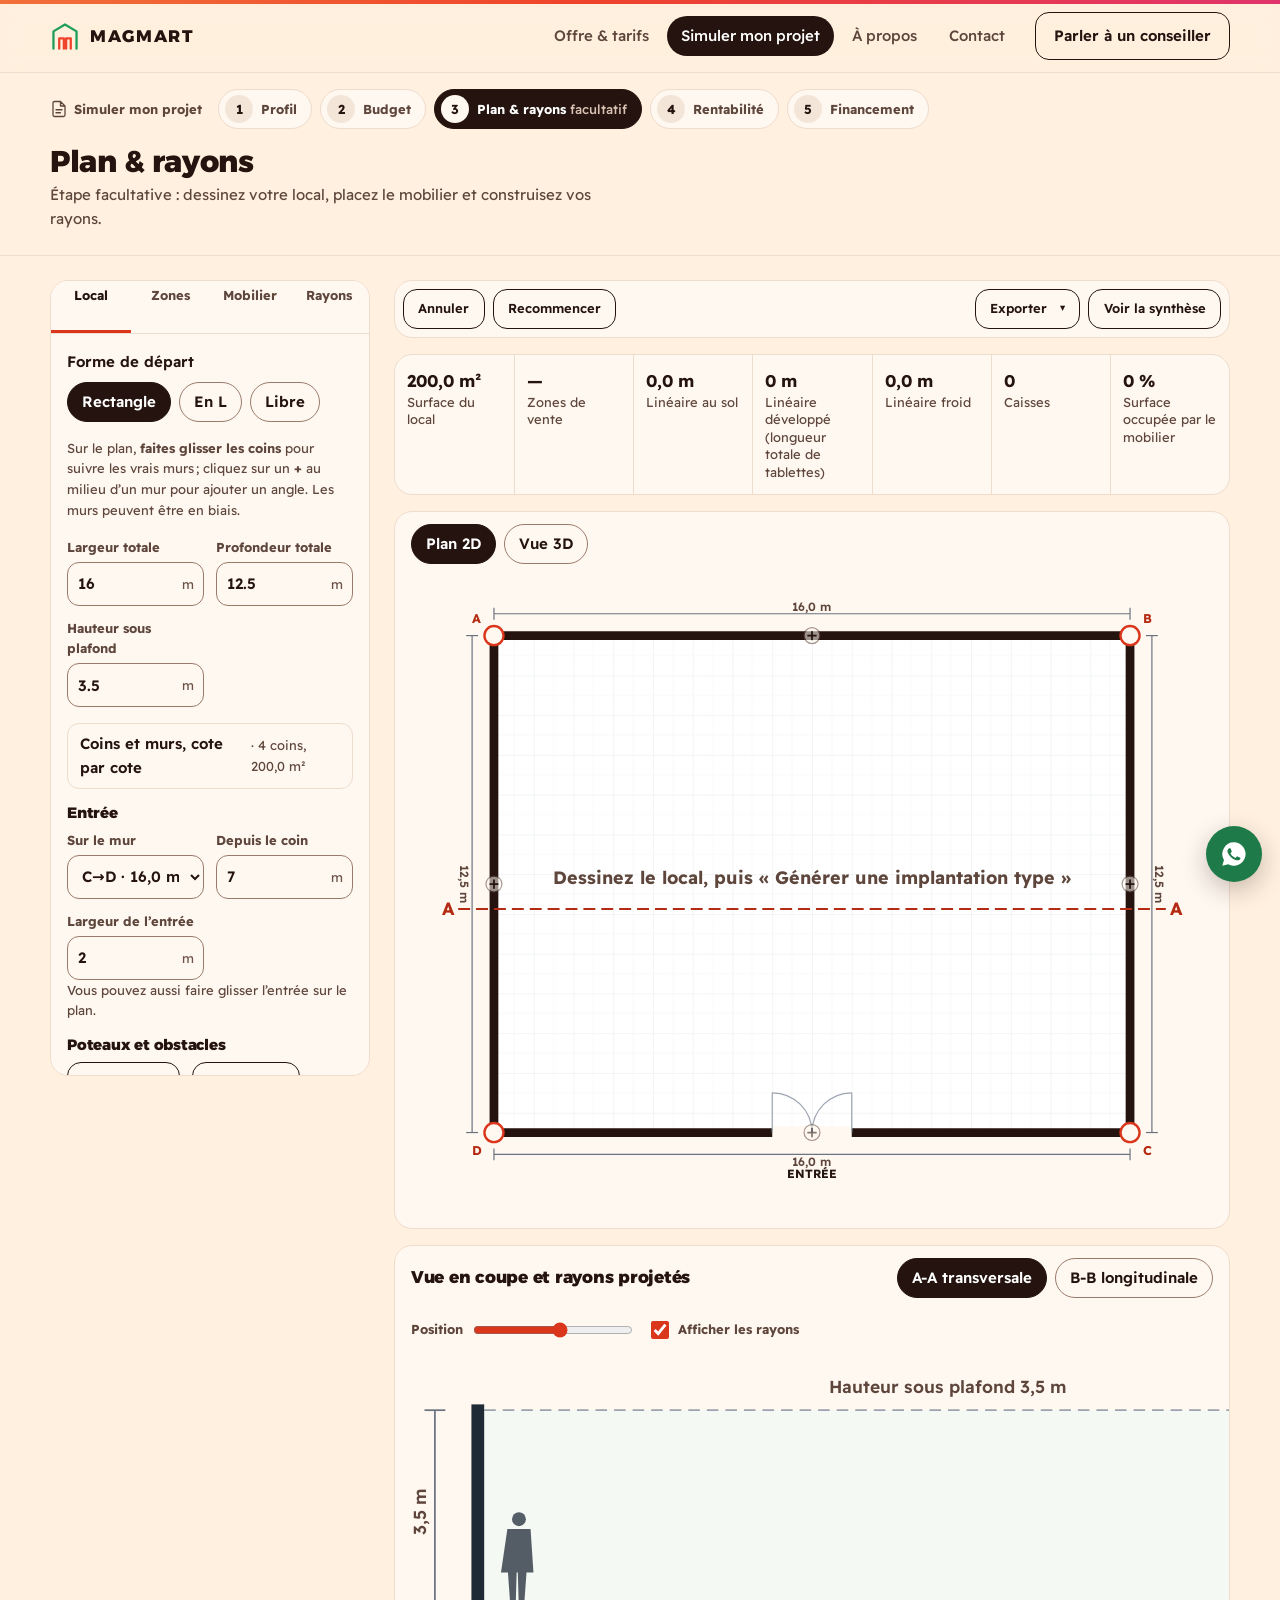
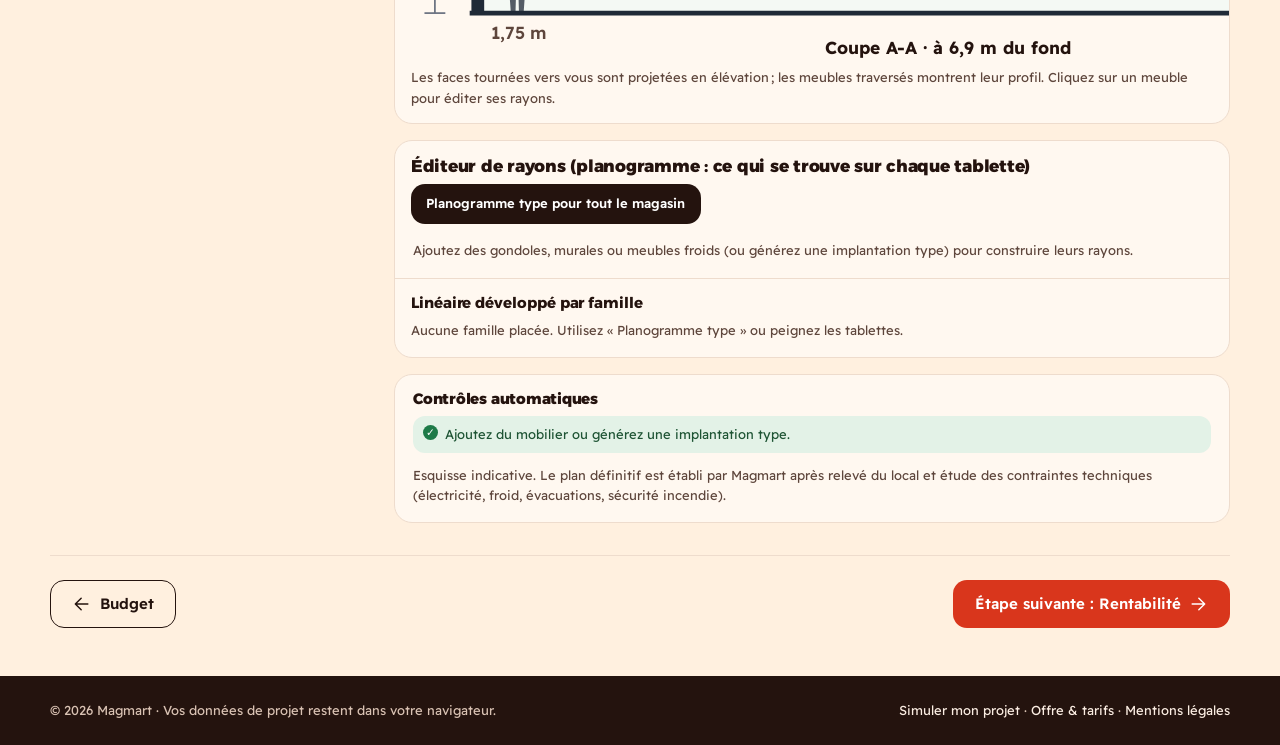
<file: planificateur.html>
<!doctype html>
<html lang="fr">
<head>
  <meta charset="utf-8">
  <meta name="viewport" content="width=device-width, initial-scale=1">
  <title>Plan &amp; rayons de votre supérette (Studio 2D) | Magmart</title>
  <meta name="description" content="Outil gratuit : dimensions du local, gondoles, froid et caisses à l&#x27;échelle, zones, vue en plan et en coupe, planogramme de chaque rayon.">
  <link rel="canonical" href="https://www.magmart.ma/planificateur.html">
  <meta property="og:title" content="Plan &amp; rayons de votre supérette (Studio 2D) | Magmart">
  <meta property="og:description" content="Outil gratuit : dimensions du local, gondoles, froid et caisses à l&#x27;échelle, zones, vue en plan et en coupe, planogramme de chaque rayon.">
  <meta property="og:image" content="https://www.magmart.ma/assets/img/hero-magasin.jpg">
  <meta property="og:locale" content="fr_MA">
  <link rel="icon" href="assets/img/favicon.svg" type="image/svg+xml">
  <link rel="preconnect" href="https://fonts.googleapis.com">
  <link rel="preconnect" href="https://fonts.gstatic.com" crossorigin>
  <link href="https://fonts.googleapis.com/css2?family=Alexandria:wght@600;700;800&family=Readex+Pro:wght@300..700&display=swap" rel="stylesheet">
  <link rel="stylesheet" href="assets/css/style.css">
  <link rel="stylesheet" href="assets/css/outils.css">
</head>
<body>
<a class="skip" href="#contenu">Aller au contenu</a>
<header class="site-header">
  <div class="wrap">
    <a class="logo" href="index.html" aria-label="Magmart, accueil"><svg viewBox="0 0 26 26" fill="none" stroke-width="2" stroke-linecap="round" stroke-linejoin="round" aria-hidden="true"><path d="M3 24V9l10-6 10 6v15" stroke="#1e9e5a"/><path d="M8 24v-9h4v9M14 24v-9h4v9" stroke="#ef432b"/></svg>MAGMART</a>
    <button type="button" class="nav-toggle" aria-label="Menu" aria-expanded="false" aria-controls="menu">
      <svg viewBox="0 0 24 24" fill="none" stroke="currentColor" stroke-width="2" aria-hidden="true"><path d="M3 6h18M3 12h18M3 18h18"/></svg>
    </button>
    <nav class="nav" id="menu" aria-label="Navigation principale"><a href="offre.html">Offre & tarifs</a><a href="projet.html" aria-current="page">Simuler mon projet</a><a href="a-propos.html">À propos</a><a href="contact.html">Contact</a><a href="#" data-wa class="btn btn--ghost">Parler à un conseiller</a></nav>
  </div>
</header>
<main id="contenu">
<div class="tool-head">
  <div class="wrap">
    <nav class="pstep" aria-label="Étapes de votre projet">
      <a class="pstep-home" href="projet.html"><svg class="ic" viewBox="0 0 24 24" aria-hidden="true"><path d="M14 2H6a2 2 0 0 0-2 2v16a2 2 0 0 0 2 2h12a2 2 0 0 0 2-2V8zM14 2v6h6M8 13h8M8 17h6"/></svg><span>Simuler mon projet</span></a>
      <ol><li data-step="profil"><a href="demarrer.html"><span class="pstep-n">1</span><span class="pstep-l">Profil</span></a></li><li data-step="budget"><a href="simulateur.html"><span class="pstep-n">2</span><span class="pstep-l">Budget</span></a></li><li data-step="plan"><a href="planificateur.html" aria-current="step"><span class="pstep-n">3</span><span class="pstep-l">Plan & rayons<small>facultatif</small></span></a></li><li data-step="rentabilite"><a href="exploitation.html"><span class="pstep-n">4</span><span class="pstep-l">Rentabilité</span></a></li><li data-step="financement"><a href="dossier.html"><span class="pstep-n">5</span><span class="pstep-l">Financement</span></a></li></ol>
    </nav>
    <div class="tool-title"><h1>Plan & rayons</h1><p>Étape facultative : dessinez votre local, placez le mobilier et construisez vos rayons.</p></div>
  </div>
</div><section class="studio"><div class="wrap">
  <p class="studio-mobile alert alert--info"><span>Le Studio 2D se manipule plus confortablement sur un ordinateur. Sur téléphone, utilisez « Générer une implantation type » puis ajustez.</span></p>
  <div class="studio-grid">
  <aside class="studio-panel" aria-label="Outils de conception">
    <div class="tabs" role="tablist">
      <button type="button" role="tab" id="tab-local" aria-controls="panel-local" data-tab="local" aria-selected="true"><span>1</span>Local</button>
      <button type="button" role="tab" id="tab-zones" aria-controls="panel-zones" data-tab="zones" aria-selected="false" tabindex="-1"><span>2</span>Zones</button>
      <button type="button" role="tab" id="tab-mobilier" aria-controls="panel-mobilier" data-tab="mobilier" aria-selected="false" tabindex="-1"><span>3</span>Mobilier</button>
      <button type="button" role="tab" id="tab-planogramme" aria-controls="panel-planogramme" data-tab="planogramme" aria-selected="false" tabindex="-1"><span>4</span>Rayons</button>
    </div>

    <div class="tab-panel" role="tabpanel" id="panel-local" aria-labelledby="tab-local" data-panel="local">
      <fieldset class="seg"><legend>Forme de départ</legend>
        <label><input type="radio" name="shape" value="rect"><span>Rectangle</span></label>
        <label><input type="radio" name="shape" value="L"><span>En L</span></label>
        <label><input type="radio" name="shape" value="libre"><span>Libre</span></label>
      </fieldset>
      <p class="hint wall-hint">Sur le plan, <b>faites glisser les coins</b> pour suivre les vrais murs ; cliquez sur un <b>+</b> au milieu d’un mur pour ajouter un angle. Les murs peuvent être en biais.</p>
      <div class="fields-2"><div class="fld"><label for="in-W">Largeur totale</label><div class=unit><input id="in-W" type="number" step="0.1" min="0" inputmode="decimal"></div></div><div class="fld"><label for="in-D">Profondeur totale</label><div class=unit><input id="in-D" type="number" step="0.1" min="0" inputmode="decimal"></div></div><div class="fld"><label for="in-H">Hauteur sous plafond</label><div class=unit><input id="in-H" type="number" step="0.1" min="0" inputmode="decimal"></div></div></div>
      <div id="l-fields" class="fields-2" hidden>
        <p class="hint" style="grid-column:1/-1">Partie retirée en haut à droite du plan :</p>
        <div class="fld"><label for="in-nW">Retrait en largeur</label><div class=unit><input id="in-nW" type="number" step="0.1" min="0" inputmode="decimal"></div></div><div class="fld"><label for="in-nD">Retrait en profondeur</label><div class=unit><input id="in-nD" type="number" step="0.1" min="0" inputmode="decimal"></div></div>
      </div>
      <details class="corners" id="corners">
        <summary>Coins et murs, cote par cote <span id="corner-count"></span></summary>
        <p class="hint">Mesures en mètres depuis l’angle haut gauche du plan (x vers la droite, y vers la façade).</p>
        <table class="corner-table"><thead><tr><th>Coin</th><th>x</th><th>y</th><th>Mur suivant</th><th><span class="sr-only">Supprimer</span></th></tr></thead><tbody id="corner-rows"></tbody></table>
        <button type="button" id="corner-add" class="btn btn--ghost btn--sm">Ajouter un coin</button>
      </details>
      <div><h2 class="panel-h">Entrée</h2>
        <div class="fields-2">
          <div class="fld"><label for="in-doorE">Sur le mur</label><select id="in-doorE"></select></div>
          <div class="fld"><label for="in-doorX">Depuis le coin</label><div class=unit><input id="in-doorX" type="number" step="0.1" min="0" inputmode="decimal"></div></div><div class="fld"><label for="in-doorW">Largeur de l’entrée</label><div class=unit><input id="in-doorW" type="number" step="0.1" min="0" inputmode="decimal"></div></div>
        </div>
        <p class="hint">Vous pouvez aussi faire glisser l’entrée sur le plan.</p>
      </div>
      <div><h2 class="panel-h">Poteaux et obstacles</h2>
        <div class="btn-row">
          <button type="button" class="btn btn--ghost btn--sm" data-add="poteau">Poteau carré</button>
          <button type="button" class="btn btn--ghost btn--sm" data-add="poteau" data-round="1">Poteau rond</button>
          <button type="button" class="btn btn--ghost btn--sm" data-add="gaine">Gaine, trémie</button>
        </div>
        <p class="hint">Placez chaque poteau sur le plan, puis donnez ses dimensions réelles. Le mobilier qui le chevauche est signalé.</p>
      </div>
      <button type="button" id="btn-template" class="btn btn--secondary btn--block">Générer une implantation type</button>
      <p class="hint">Réserve au fond, froid le long du mur, rayons en allées de 1,6 m, caisses près de l’entrée, planogramme de départ. Ajustez ensuite librement.</p>
    </div>

    <div class="tab-panel" role="tabpanel" id="panel-zones" aria-labelledby="tab-zones" data-panel="zones" hidden>
      <div><h2 class="panel-h">Délimiter les espaces</h2><p class="hint">Choisissez un type d’espace, puis faites glisser sur le plan pour le dessiner.</p></div>
      <div class="zone-btns"><button type="button" data-zone="vente" aria-pressed="false"><i style="background:#15803d"></i>Vente</button><button type="button" data-zone="fl" aria-pressed="false"><i style="background:#4d7c0f"></i>Fruits & légumes</button><button type="button" data-zone="frais" aria-pressed="false"><i style="background:#334155"></i>Frais & crèmerie</button><button type="button" data-zone="surgeles" aria-pressed="false"><i style="background:#475569"></i>Surgelés</button><button type="button" data-zone="boucherie" aria-pressed="false"><i style="background:#92400e"></i>Boucherie</button><button type="button" data-zone="boulangerie" aria-pressed="false"><i style="background:#b45309"></i>Boulangerie</button><button type="button" data-zone="caisses" aria-pressed="false"><i style="background:#1f2a37"></i>Caisses</button><button type="button" data-zone="reserve" aria-pressed="false"><i style="background:#78716c"></i>Réserve</button><button type="button" data-zone="reception" aria-pressed="false"><i style="background:#a16207"></i>Réception</button><button type="button" data-zone="web" aria-pressed="false"><i style="background:#0f766e"></i>Préparation web</button><button type="button" data-zone="bureau" aria-pressed="false"><i style="background:#94a3b8"></i>Bureau & sanitaires</button></div>
      <div class="zone-hint" id="zone-hint" hidden>Mode dessin actif : cliquez-glissez sur le plan. Échap pour quitter.</div>
      <div><h2 class="panel-h">Espaces dessinés</h2><ul class="zone-list" id="zone-list"></ul></div>
    </div>

    <div class="tab-panel" role="tabpanel" id="panel-mobilier" aria-labelledby="tab-mobilier" data-panel="mobilier" hidden>
      <div><h2 class="panel-h">Ajouter du mobilier</h2><p class="hint">Cliquez pour poser l’élément au centre, puis déplacez-le sur le plan. Dimensions réelles, modifiables.</p></div>
      <div class="palette"><button type="button" data-add="gondole"><i style="background:#15803d"></i><span>Gondole centrale<small>2,5 × 1,0 m · double face</small></span></button><button type="button" data-add="murale"><i style="background:#166534"></i><span>Gondole murale<small>3,0 × 0,5 m</small></span></button><button type="button" data-add="tete"><i style="background:#ca8a04"></i><span>Tête de gondole<small>1,0 × 0,5 m</small></span></button><button type="button" data-add="promo"><i style="background:#a16207"></i><span>Îlot promotion<small>1,2 × 0,8 m</small></span></button><button type="button" data-add="froid"><i style="background:#334155"></i><span>Froid mural<small>2,5 × 0,9 m · frais</small></span></button><button type="button" data-add="bahut"><i style="background:#475569"></i><span>Bahut surgelés<small>2,0 × 0,9 m</small></span></button><button type="button" data-add="boissons"><i style="background:#64748b"></i><span>Armoire boissons<small>1,4 × 0,75 m</small></span></button><button type="button" data-add="vitrine"><i style="background:#92400e"></i><span>Vitrine service<small>2,5 × 1,1 m · boucherie</small></span></button><button type="button" data-add="fl"><i style="background:#4d7c0f"></i><span>Étal F&L<small>2,0 × 1,2 m</small></span></button><button type="button" data-add="pain"><i style="background:#b45309"></i><span>Présentoir pain<small>1,5 × 0,6 m</small></span></button><button type="button" data-add="caisse"><i style="background:#1f2a37"></i><span>Caisse<small>1,8 × 0,9 m</small></span></button><button type="button" data-add="web"><i style="background:#0f766e"></i><span>Poste web<small>2,0 × 0,8 m · préparation</small></span></button><button type="button" data-add="chambre"><i style="background:#52525b"></i><span>Chambre froide<small>3,0 × 2,5 m</small></span></button><button type="button" data-add="rack"><i style="background:#a8a29e"></i><span>Rack réserve<small>2,7 × 1,0 m</small></span></button></div>
      <p class="hint"><span class="kbd">R</span> pivoter · <span class="kbd">Ctrl</span>+<span class="kbd">D</span> dupliquer · <span class="kbd">Suppr</span> effacer · flèches : 10 cm</p>
    </div>

    <div class="tab-panel" role="tabpanel" id="panel-planogramme" aria-labelledby="tab-planogramme" data-panel="planogramme" hidden>
      <div><h2 class="panel-h">Du plan au planogramme</h2><p class="hint">Affectez une famille de produits à chaque tablette : la coupe projette le rayon tel que le client le verra.</p></div>
      <ol class="hint" style="padding-left:1.1em;display:grid;gap:6px;margin:0">
        <li>Placez la ligne de coupe (curseur « Position »).</li>
        <li>Cliquez sur un meuble, dans la coupe ou sur le plan.</li>
        <li>Peignez ses tablettes dans l’éditeur.</li>
      </ol>
      <a href="#pg-card" class="btn btn--secondary btn--block">Ouvrir l’éditeur de rayons</a>
    </div>

    <div class="sel-props" id="sel-props" hidden>
      <b id="sel-name"></b>
      <div id="sel-item-fields" class="fields-2"><div class="fld"><label for="sel-w">Longueur</label><div class=unit><input id="sel-w" type="number" step="0.1" min="0" inputmode="decimal"></div></div><div class="fld"><label for="sel-d">Profondeur</label><div class=unit><input id="sel-d" type="number" step="0.1" min="0" inputmode="decimal"></div></div></div>
      <label class="pg-toggle" id="sel-round-wrap" hidden><input type="checkbox" id="sel-round"> Section ronde</label>
      <button type="button" id="vtx-del" class="btn btn-danger btn--sm" hidden>Supprimer ce coin</button>
      <small class="muted">Hauteur ou surface : <span id="sel-h"></span></small>
      <div class="sel-actions">
        <button type="button" id="sel-rotate" class="btn btn--ghost btn--sm">Pivoter</button>
        <button type="button" id="sel-dup" class="btn btn--ghost btn--sm">Dupliquer</button>
        <button type="button" id="sel-del" class="btn btn-danger btn--sm">Supprimer</button>
      </div>
    </div>
  </aside>

  <div class="studio-main">
    <div class="studio-card toolbar">
      <button type="button" id="btn-undo" class="btn btn--ghost btn--sm">Annuler</button>
      <button type="button" id="btn-reset" class="btn btn--ghost btn--sm">Recommencer</button>
      <span class="sep"></span>
      <details class="menu"><summary class="btn btn--ghost btn--sm">Exporter</summary>
        <div class="menu-list">
          <button type="button" id="btn-png">Plan en image (PNG)</button>
          <button type="button" id="btn-svg">Plan vectoriel (SVG)</button>
          <button type="button" id="cut-png">Coupe en image (PNG)</button>
          <button type="button" id="btn-print">Imprimer ou PDF</button>
          <button type="button" id="btn-cad">Dossier pour la CAO (JSON)</button>
        </div></details>
      <a href="projet.html" class="btn btn--ghost btn--sm">Voir la synthèse</a>
    </div>

    <div class="studio-card stats-row" aria-live="polite">
      <div><b id="st-surf">—</b><small>Surface du local</small></div>
      <div><b id="st-vente">—</b><small>Zones de vente</small></div>
      <div><b id="st-lin">—</b><small>Linéaire au sol</small></div>
      <div><b id="st-dev">—</b><small>Linéaire développé (longueur totale de tablettes)</small></div>
      <div><b id="st-froid">—</b><small>Linéaire froid</small></div>
      <div><b id="st-caisses">—</b><small>Caisses</small></div>
      <div><b id="st-occ">—</b><small>Surface occupée par le mobilier</small></div>
    </div>

    <div class="studio-card">
      <div class="view-head">
        <h2 class="sr-only">Vue du magasin</h2>
        <fieldset class="seg"><legend class="sr-only">Type de vue</legend>
          <label><input type="radio" name="viewmode" value="2d" checked><span>Plan 2D</span></label>
          <label><input type="radio" name="viewmode" value="3d"><span>Vue 3D</span></label>
        </fieldset>
      </div>
      <div class="plan-wrap"><svg id="plan" role="img" aria-label="Vue en plan du magasin"></svg></div>
      <div id="view3d" class="view3d" hidden>
        <div class="v3d-bar">
          <button type="button" id="v3d-orbit" class="btn btn--ghost btn--sm">Vue d’ensemble</button>
          <button type="button" id="v3d-walk" class="btn btn--secondary btn--sm">Visiter à hauteur d’homme</button>
          <span class="sep"></span>
          <button type="button" id="v3d-shot" class="btn btn--ghost btn--sm">Capture PNG</button>
        </div>
        <div class="v3d-stage">
          <div id="v3d-canvas" class="v3d-canvas" aria-label="Vue 3D interactive du magasin" role="img"></div>
          <p id="v3d-status" class="v3d-status" hidden>Chargement de la vue 3D…</p>
          <div id="v3d-walkpad" class="v3d-walkpad" hidden>
            <button type="button" id="v3d-fwd" aria-label="Avancer">▲</button>
            <button type="button" id="v3d-back" aria-label="Reculer">▼</button>
          </div>
        </div>
        <p class="studio-note v3d-help">Vue d’ensemble : faites glisser pour tourner, molette ou pincement pour zoomer, clic droit pour déplacer. Visite : faites glisser pour regarder, flèches ou Z/Q/S/D pour marcher. La 3D suit chaque modification du plan.</p>
      </div>
    </div>
    <script type="importmap">{"imports": {"three": "https://cdn.jsdelivr.net/npm/three@0.160.0/build/three.module.js", "three/addons/": "https://cdn.jsdelivr.net/npm/three@0.160.0/examples/jsm/"}}</script>

    <div class="studio-card">
      <div class="coupe-head">
        <h2>Vue en coupe et rayons projetés</h2>
        <fieldset class="seg"><legend class="sr-only">Sens de la coupe</legend>
          <label><input type="radio" name="cutdir" value="A"><span>A-A transversale</span></label>
          <label><input type="radio" name="cutdir" value="B"><span>B-B longitudinale</span></label>
        </fieldset>
        <label class="cut-pos"><span>Position</span><input type="range" id="cut-pos" min="0.02" max="0.98" step="0.01"></label>
        <label class="pg-toggle"><input type="checkbox" id="cut-pg" checked> Afficher les rayons</label>
      </div>
      <div class="plan-wrap coupe-scroll"><svg id="coupe" role="img" aria-label="Vue en coupe du magasin avec planogramme projeté"></svg></div>
      <p class="studio-note" style="padding:0 16px 14px">Les faces tournées vers vous sont projetées en élévation ; les meubles traversés montrent leur profil. Cliquez sur un meuble pour éditer ses rayons.</p>
    </div>

    <div class="studio-card" id="pg-card">
      <div class="pg-head">
        <h2>Éditeur de rayons (planogramme : ce qui se trouve sur chaque tablette)</h2>
        <span class="sep"></span>
        <button type="button" id="pg-auto" class="btn btn--secondary btn--sm">Planogramme type pour tout le magasin</button>
      </div>
      <p class="studio-note" id="pg-empty" style="padding:0 18px 18px">Ajoutez des gondoles, murales ou meubles froids (ou générez une implantation type) pour construire leurs rayons.</p>
      <div id="pg-body">
        <div class="pg-controls no-print">
          <div class="fld" style="min-width:240px;flex:1"><label for="pg-item">Meuble</label><select id="pg-item" class="field"></select></div>
          <fieldset class="seg"><legend>Face</legend><div id="pg-faces" style="display:contents"></div></fieldset>
          <div class="fld"><label for="pg-levels">Niveaux</label>
            <div class="stepper"><button type="button" id="pg-lv-minus" aria-label="Retirer un niveau">−</button><input id="pg-levels" type="number" min="1" max="10" inputmode="numeric"><button type="button" id="pg-lv-plus" aria-label="Ajouter un niveau">+</button></div></div>
          <button type="button" id="pg-flip" class="btn btn--ghost btn--sm">Retourner la face</button>
        </div>
        <div class="pg-controls no-print">
          <div style="flex:1;min-width:260px"><p class="lbl">Famille de produits</p><div class="pg-palette" id="pg-palette"></div></div>
        </div>
        <div class="pg-controls no-print">
          <fieldset class="seg"><legend>Pinceau</legend>
            <label><input type="radio" name="pgbrush" value="cell" checked><span>Case</span></label>
            <label><input type="radio" name="pgbrush" value="module"><span>Module entier</span></label>
            <label><input type="radio" name="pgbrush" value="level"><span>Niveau entier</span></label></fieldset>
          <div class="fld" style="flex:1;min-width:200px"><label for="pg-label">Libellé (facultatif : marque, produit)</label><input id="pg-label" type="text" class="field" placeholder="Ex. Huile 1 L"></div>
        </div>
        <div class="plan-wrap"><svg id="pg-svg" role="img" aria-label="Élévation du meuble avec son planogramme"></svg></div>
        <div class="pg-foot no-print">
          <button type="button" id="pg-clear" class="btn btn-danger btn--sm">Vider ce meuble</button>
          <span class="sep"></span>
          <button type="button" id="pg-png" class="btn btn--ghost btn--sm">Image PNG</button>
          <button type="button" id="pg-svgx" class="btn btn--ghost btn--sm">SVG</button>
        </div>
      </div>
      <div class="pg-stats-wrap">
        <h3>Linéaire développé par famille</h3>
        <ul class="pg-stats" id="pg-stats"></ul>
      </div>
    </div>

    <div class="studio-card" style="padding:16px 18px">
      <h2 class="panel-h">Contrôles automatiques</h2>
      <ul class="alerts" id="alerts"></ul>
      <p class="studio-note" style="margin-top:12px">Esquisse indicative. Le plan définitif est établi par Magmart après relevé du local et étude des contraintes techniques (électricité, froid, évacuations, sécurité incendie).</p>
    </div>
  </div>
  </div>
</div></section><nav class="tool-nav wrap no-print" aria-label="Navigation entre les étapes"><a class="btn btn--ghost" href="simulateur.html"><svg class="ic" viewBox="0 0 24 24" aria-hidden="true"><path d="M19 12H5M11 19l-7-7 7-7"/></svg>Budget</a><a class="btn btn--primary" href="exploitation.html" data-next>Étape suivante : Rentabilité<svg class="ic" viewBox="0 0 24 24" aria-hidden="true"><path d="M5 12h14M13 5l7 7-7 7"/></svg></a></nav>
</main>
<footer class="site-footer site-footer--compact">
  <div class="wrap footer-bottom">
    <span>© <span data-year>2026</span> Magmart · Vos données de projet restent dans votre navigateur.</span>
    <span><a href="projet.html" style="display:inline">Simuler mon projet</a> · <a href="offre.html" style="display:inline">Offre & tarifs</a> · <a href="mentions-legales.html" style="display:inline">Mentions légales</a></span>
  </div>
</footer>
<a class="wa-float" href="#" data-wa aria-label="Écrire à Magmart sur WhatsApp"><svg viewBox="0 0 24 24" fill="currentColor" aria-hidden="true"><path d="M12 2a10 10 0 0 0-8.6 15.1L2 22l5-1.3A10 10 0 1 0 12 2Zm5.3 14.2c-.2.6-1.3 1.2-1.8 1.2-.5.1-1 .2-3.3-.7-2.8-1.1-4.5-4-4.7-4.2-.1-.2-1.1-1.5-1.1-2.8 0-1.4.7-2 1-2.3.2-.3.5-.3.7-.3h.5c.2 0 .4 0 .6.5l.8 2c.1.2.1.4 0 .5l-.4.6-.4.4c-.1.2-.3.3-.1.6.2.3.8 1.3 1.6 2.1 1.1 1 2 1.3 2.3 1.4.3.2.4.1.6 0l.8-1c.2-.3.4-.2.6-.1l1.9.9c.3.1.5.2.5.3.1.2.1.7-.1 1.3Z"/></svg></a>
<script src="assets/js/main.js"></script>
<script src="assets/js/planner.js"></script>
</body>
</html>
</file>
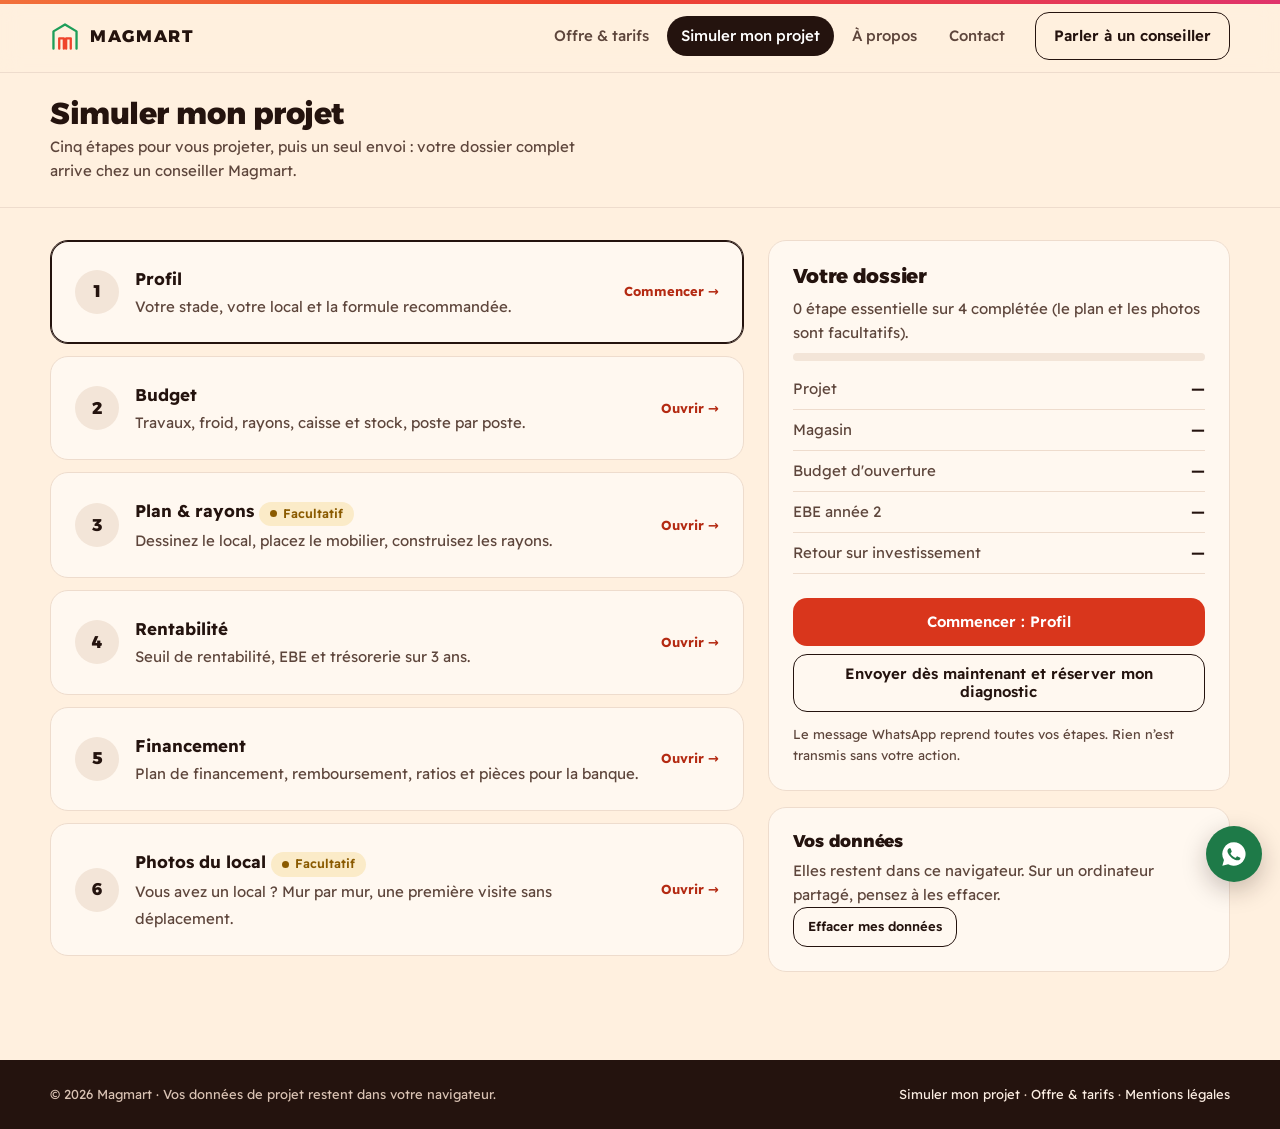
<file: projet.html>
<!doctype html>
<html lang="fr">
<head>
  <meta charset="utf-8">
  <meta name="viewport" content="width=device-width, initial-scale=1">
  <title>Simuler mon projet — Magmart</title>
  <meta name="description" content="Suivez les étapes de votre projet de magasin : profil, budget, plan et rayons, rentabilité, financement. Envoyez votre dossier complet en un clic.">
  <link rel="canonical" href="https://www.magmart.ma/projet.html">
  <meta property="og:title" content="Simuler mon projet — Magmart">
  <meta property="og:description" content="Suivez les étapes de votre projet de magasin : profil, budget, plan et rayons, rentabilité, financement. Envoyez votre dossier complet en un clic.">
  <meta property="og:image" content="https://www.magmart.ma/assets/img/hero-magasin.jpg">
  <meta property="og:locale" content="fr_MA">
  <link rel="icon" href="assets/img/favicon.svg" type="image/svg+xml">
  <link rel="preconnect" href="https://fonts.googleapis.com">
  <link rel="preconnect" href="https://fonts.gstatic.com" crossorigin>
  <link href="https://fonts.googleapis.com/css2?family=Alexandria:wght@600;700;800&family=Readex+Pro:wght@300..700&display=swap" rel="stylesheet">
  <link rel="stylesheet" href="assets/css/style.css">
  <link rel="stylesheet" href="assets/css/outils.css">
</head>
<body>
<a class="skip" href="#contenu">Aller au contenu</a>
<header class="site-header">
  <div class="wrap">
    <a class="logo" href="index.html" aria-label="Magmart, accueil"><svg viewBox="0 0 26 26" fill="none" stroke-width="2" stroke-linecap="round" stroke-linejoin="round" aria-hidden="true"><path d="M3 24V9l10-6 10 6v15" stroke="#1e9e5a"/><path d="M8 24v-9h4v9M14 24v-9h4v9" stroke="#ef432b"/></svg>MAGMART</a>
    <button type="button" class="nav-toggle" aria-label="Menu" aria-expanded="false" aria-controls="menu">
      <svg viewBox="0 0 24 24" fill="none" stroke="currentColor" stroke-width="2" aria-hidden="true"><path d="M3 6h18M3 12h18M3 18h18"/></svg>
    </button>
    <nav class="nav" id="menu" aria-label="Navigation principale"><a href="offre.html">Offre & tarifs</a><a href="projet.html" aria-current="page">Simuler mon projet</a><a href="a-propos.html">À propos</a><a href="contact.html">Contact</a><a href="#" data-wa class="btn btn--ghost">Parler à un conseiller</a></nav>
  </div>
</header>
<main id="contenu">
<div class="tool-head"><div class="wrap">
  <div class="tool-title" style="padding-top:8px"><h1>Simuler mon projet</h1><p>Cinq étapes pour vous projeter, puis un seul envoi : votre dossier complet arrive chez un conseiller Magmart.</p></div>
</div></div>
<section class="section" style="padding-top:32px"><div class="wrap hub">
  <div class="hub-steps" id="hub-steps"></div>
  <aside class="hub-side">
    <div class="card">
      <h2 style="font-size:var(--fs-lg)">Votre dossier</h2>
      <p id="hub-progress" class="muted"></p>
      <div class="hub-bar"><i id="hub-bar"></i></div>
      <dl class="hub-keys" id="hub-keys"></dl>
      <div class="hub-cta">
        <a href="demarrer.html" id="hub-next" class="btn btn--primary btn--block">Commencer : Profil</a>
        <a href="contact.html" id="hub-send" class="btn btn--ghost btn--block" target="_blank" rel="noopener">Envoyer mon dossier et réserver mon diagnostic</a>
      </div>
      <p class="muted" style="font-size:var(--fs-xs);margin:12px 0 0">Le message WhatsApp reprend toutes vos étapes. Rien n’est transmis sans votre action.</p>
    </div>
    <div class="card" style="margin-top:16px">
      <h2 style="font-size:var(--fs-md)">Vos données</h2>
      <p style="font-size:var(--fs-sm)">Elles restent dans ce navigateur. Sur un ordinateur partagé, pensez à les effacer.</p>
      <button type="button" class="btn btn--ghost btn--sm" id="hub-clear">Effacer mes données</button>
    </div>
  </aside>
</div></section>
</main>
<footer class="site-footer site-footer--compact">
  <div class="wrap footer-bottom">
    <span>© <span data-year>2026</span> Magmart · Vos données de projet restent dans votre navigateur.</span>
    <span><a href="projet.html" style="display:inline">Simuler mon projet</a> · <a href="offre.html" style="display:inline">Offre & tarifs</a> · <a href="mentions-legales.html" style="display:inline">Mentions légales</a></span>
  </div>
</footer>
<a class="wa-float" href="#" data-wa aria-label="Écrire à Magmart sur WhatsApp"><svg viewBox="0 0 24 24" fill="currentColor" aria-hidden="true"><path d="M12 2a10 10 0 0 0-8.6 15.1L2 22l5-1.3A10 10 0 1 0 12 2Zm5.3 14.2c-.2.6-1.3 1.2-1.8 1.2-.5.1-1 .2-3.3-.7-2.8-1.1-4.5-4-4.7-4.2-.1-.2-1.1-1.5-1.1-2.8 0-1.4.7-2 1-2.3.2-.3.5-.3.7-.3h.5c.2 0 .4 0 .6.5l.8 2c.1.2.1.4 0 .5l-.4.6-.4.4c-.1.2-.3.3-.1.6.2.3.8 1.3 1.6 2.1 1.1 1 2 1.3 2.3 1.4.3.2.4.1.6 0l.8-1c.2-.3.4-.2.6-.1l1.9.9c.3.1.5.2.5.3.1.2.1.7-.1 1.3Z"/></svg></a>
<script src="assets/js/main.js"></script>
<script src="assets/js/tarifs.js"></script>
<script src="assets/js/hub.js"></script>
</body>
</html>
</file>
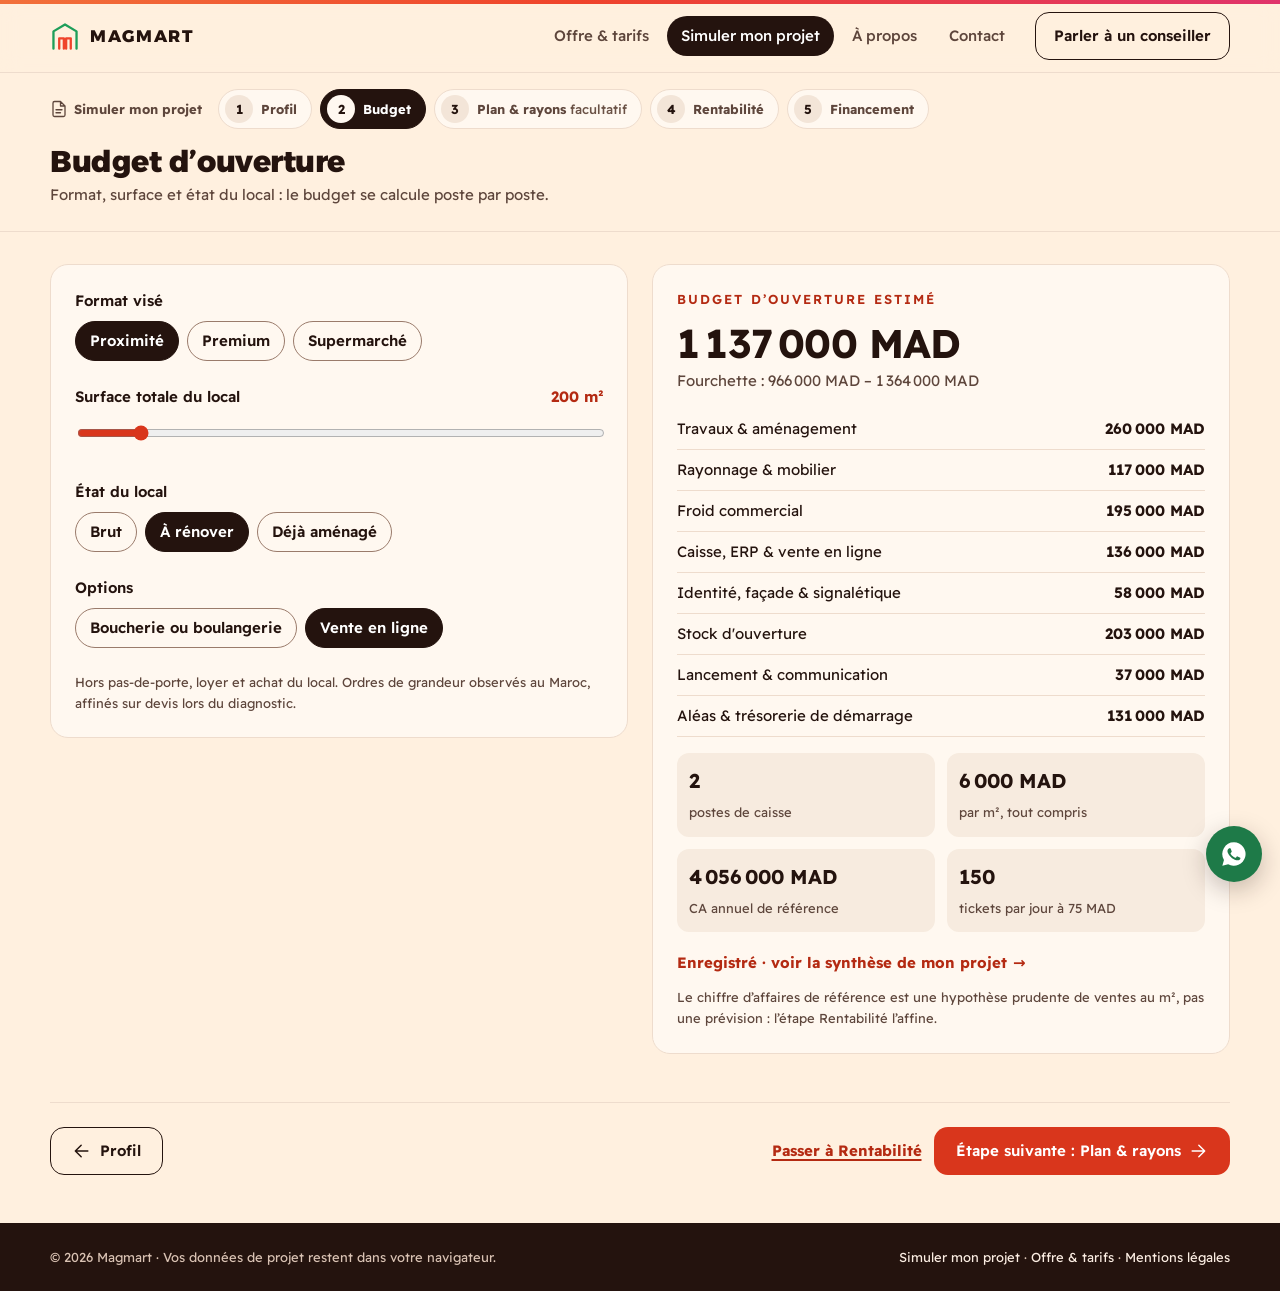
<file: simulateur.html>
<!doctype html>
<html lang="fr">
<head>
  <meta charset="utf-8">
  <meta name="viewport" content="width=device-width, initial-scale=1">
  <title>Budget d&#x27;ouverture d&#x27;une supérette au Maroc | Magmart</title>
  <meta name="description" content="Estimez gratuitement le budget d&#x27;ouverture de votre supérette ou supermarché au Maroc : travaux, froid, rayonnage, caisse, stock, lancement.">
  <link rel="canonical" href="https://www.magmart.ma/simulateur.html">
  <meta property="og:title" content="Budget d&#x27;ouverture d&#x27;une supérette au Maroc | Magmart">
  <meta property="og:description" content="Estimez gratuitement le budget d&#x27;ouverture de votre supérette ou supermarché au Maroc : travaux, froid, rayonnage, caisse, stock, lancement.">
  <meta property="og:image" content="https://www.magmart.ma/assets/img/hero-magasin.jpg">
  <meta property="og:locale" content="fr_MA">
  <link rel="icon" href="assets/img/favicon.svg" type="image/svg+xml">
  <link rel="preconnect" href="https://fonts.googleapis.com">
  <link rel="preconnect" href="https://fonts.gstatic.com" crossorigin>
  <link href="https://fonts.googleapis.com/css2?family=Alexandria:wght@600;700;800&family=Readex+Pro:wght@300..700&display=swap" rel="stylesheet">
  <link rel="stylesheet" href="assets/css/style.css">
  <link rel="stylesheet" href="assets/css/outils.css">
</head>
<body>
<a class="skip" href="#contenu">Aller au contenu</a>
<header class="site-header">
  <div class="wrap">
    <a class="logo" href="index.html" aria-label="Magmart, accueil"><svg viewBox="0 0 26 26" fill="none" stroke-width="2" stroke-linecap="round" stroke-linejoin="round" aria-hidden="true"><path d="M3 24V9l10-6 10 6v15" stroke="#1e9e5a"/><path d="M8 24v-9h4v9M14 24v-9h4v9" stroke="#ef432b"/></svg>MAGMART</a>
    <button type="button" class="nav-toggle" aria-label="Menu" aria-expanded="false" aria-controls="menu">
      <svg viewBox="0 0 24 24" fill="none" stroke="currentColor" stroke-width="2" aria-hidden="true"><path d="M3 6h18M3 12h18M3 18h18"/></svg>
    </button>
    <nav class="nav" id="menu" aria-label="Navigation principale"><a href="offre.html">Offre & tarifs</a><a href="projet.html" aria-current="page">Simuler mon projet</a><a href="a-propos.html">À propos</a><a href="contact.html">Contact</a><a href="#" data-wa class="btn btn--ghost">Parler à un conseiller</a></nav>
  </div>
</header>
<main id="contenu">
<div class="tool-head">
  <div class="wrap">
    <nav class="pstep" aria-label="Étapes de votre projet">
      <a class="pstep-home" href="projet.html"><svg class="ic" viewBox="0 0 24 24" aria-hidden="true"><path d="M14 2H6a2 2 0 0 0-2 2v16a2 2 0 0 0 2 2h12a2 2 0 0 0 2-2V8zM14 2v6h6M8 13h8M8 17h6"/></svg><span>Simuler mon projet</span></a>
      <ol><li data-step="profil"><a href="demarrer.html"><span class="pstep-n">1</span><span class="pstep-l">Profil</span></a></li><li data-step="budget"><a href="simulateur.html" aria-current="step"><span class="pstep-n">2</span><span class="pstep-l">Budget</span></a></li><li data-step="plan"><a href="planificateur.html"><span class="pstep-n">3</span><span class="pstep-l">Plan & rayons<small>facultatif</small></span></a></li><li data-step="rentabilite"><a href="exploitation.html"><span class="pstep-n">4</span><span class="pstep-l">Rentabilité</span></a></li><li data-step="financement"><a href="dossier.html"><span class="pstep-n">5</span><span class="pstep-l">Financement</span></a></li></ol>
    </nav>
    <div class="tool-title"><h1>Budget d’ouverture</h1><p>Format, surface et état du local : le budget se calcule poste par poste.</p></div>
  </div>
</div><section class="tool-body"><div class="wrap tool-layout">
  <form class="card sim-form" id="sim" onsubmit="return false">
    <fieldset class="seg"><legend>Format visé</legend>
      <label><input type="radio" name="format" value="proxi" checked><span>Proximité</span></label>
      <label><input type="radio" name="format" value="premium"><span>Premium</span></label>
      <label><input type="radio" name="format" value="super"><span>Supermarché</span></label>
    </fieldset>
    <div class="range-field"><label class="lbl" for="surface">Surface totale du local <output id="surface-out" for="surface">200 m²</output></label>
      <input type="range" id="surface" name="surface" min="40" max="1500" step="10" value="200"></div>
    <fieldset class="seg"><legend>État du local</legend>
      <label><input type="radio" name="etat" value="brut"><span>Brut</span></label>
      <label><input type="radio" name="etat" value="renover" checked><span>À rénover</span></label>
      <label><input type="radio" name="etat" value="amenage"><span>Déjà aménagé</span></label>
    </fieldset>
    <fieldset class="seg"><legend>Options</legend>
      <label><input type="checkbox" name="frais" value="1"><span>Boucherie ou boulangerie</span></label>
      <label><input type="checkbox" name="ecom" value="1" checked><span>Vente en ligne</span></label>
    </fieldset>
    <p class="muted" style="font-size:var(--fs-xs);margin:0">Hors pas-de-porte, loyer et achat du local. Ordres de grandeur observés au Maroc, affinés sur devis lors du diagnostic.</p>
  </form>
  <div class="card tool-result">
    <span class="eyebrow">Budget d’ouverture estimé</span>
    <div class="sim-total" id="sim-total" aria-live="polite">—</div>
    <div class="sim-range" id="sim-range"></div>
    <ul class="sim-lines" id="sim-lines"></ul>
    <div class="kpis" id="sim-kpis"></div>
    <a href="projet.html" class="step-link">Enregistré · voir la synthèse de mon projet</a>
    <p class="muted" style="font-size:var(--fs-xs);margin:12px 0 0">Le chiffre d’affaires de référence est une hypothèse prudente de ventes au m², pas une prévision : l’étape Rentabilité l’affine.</p>
  </div>
</div></section><nav class="tool-nav wrap no-print" aria-label="Navigation entre les étapes"><a class="btn btn--ghost" href="demarrer.html"><svg class="ic" viewBox="0 0 24 24" aria-hidden="true"><path d="M19 12H5M11 19l-7-7 7-7"/></svg>Profil</a><span class="tool-nav-r"><a class="tool-skip" href="exploitation.html" data-next>Passer à Rentabilité</a><a class="btn btn--primary" href="planificateur.html" data-next>Étape suivante : Plan & rayons<svg class="ic" viewBox="0 0 24 24" aria-hidden="true"><path d="M5 12h14M13 5l7 7-7 7"/></svg></a></span></nav>
</main>
<footer class="site-footer site-footer--compact">
  <div class="wrap footer-bottom">
    <span>© <span data-year>2026</span> Magmart · Vos données de projet restent dans votre navigateur.</span>
    <span><a href="projet.html" style="display:inline">Simuler mon projet</a> · <a href="offre.html" style="display:inline">Offre & tarifs</a> · <a href="mentions-legales.html" style="display:inline">Mentions légales</a></span>
  </div>
</footer>
<a class="wa-float" href="#" data-wa aria-label="Écrire à Magmart sur WhatsApp"><svg viewBox="0 0 24 24" fill="currentColor" aria-hidden="true"><path d="M12 2a10 10 0 0 0-8.6 15.1L2 22l5-1.3A10 10 0 1 0 12 2Zm5.3 14.2c-.2.6-1.3 1.2-1.8 1.2-.5.1-1 .2-3.3-.7-2.8-1.1-4.5-4-4.7-4.2-.1-.2-1.1-1.5-1.1-2.8 0-1.4.7-2 1-2.3.2-.3.5-.3.7-.3h.5c.2 0 .4 0 .6.5l.8 2c.1.2.1.4 0 .5l-.4.6-.4.4c-.1.2-.3.3-.1.6.2.3.8 1.3 1.6 2.1 1.1 1 2 1.3 2.3 1.4.3.2.4.1.6 0l.8-1c.2-.3.4-.2.6-.1l1.9.9c.3.1.5.2.5.3.1.2.1.7-.1 1.3Z"/></svg></a>
<script src="assets/js/main.js"></script>
</body>
</html>
</file>
<file: assets/css/style.css>
/* MAGMART — système de design et pages éditoriales.
   Socle visuel aligné sur Nirmi (papier crème, encre brune, Alexandria et Readex Pro, coins arrondis, pastilles).
   Le rouge-orangé est réservé aux actions (un bouton principal par écran) et aux liens ; il ne signale jamais une erreur.
   Le vert Magmart signale ce qui est fait ou validé (étapes, coches, succès) et colore le logo. */

:root {
  /* Socle visuel aligné sur Nirmi : papier crème, encre brune, accents chauds.
     Accent d'action : rouge-orangé Nirmi. Vert Magmart : logo, validations, étapes terminées. */
  --paper: #fff0df;        /* fond de page */
  --surface: #fff8f0;      /* cartes, champs */
  --sable: #f7ebdf;        /* zones teintées */
  --sable-2: #f3e5d8;
  --ink: #24130e;
  --ink-soft: #5e463c;
  --ink-mute: #6b5246;
  --line: #eedccd;
  --line-strong: #c9a893;
  --field: #9a7b6b;        /* bord des champs : contraste ≥ 3:1 */

  --act: #d9361c;          /* boutons d'action (texte blanc 4,7:1) */
  --act-hover: #b42a12;
  --act-ink: #b42a12;      /* liens et textes d'accent */
  --act-soft: #fce3da;
  --rose: #b0124f;
  --rose-soft: #fce0e6;
  --good: #1e7a48;         /* vert Magmart : succès, étapes faites */
  --good-ink: #1e5434;
  --good-soft: #e3f2e7;
  --brand-green: #1e9e5a;  /* logo */
  --int: #8a5a00;          /* information, attention douce */
  --int-soft: #fbebc8;
  --danger: #b42318;
  --danger-50: #fef3f2;
  --gradient: linear-gradient(90deg, #f2703a 0%, #ef432b 45%, #e0336b 100%);

  /* Typographie : Alexandria (titres) et Readex Pro (texte), comme Nirmi ; 7 tailles, rapport 1,25 */
  --font: "Readex Pro", "Segoe UI", Tahoma, system-ui, -apple-system, Roboto, Arial, sans-serif;
  --font-display: "Alexandria", "Readex Pro", "Segoe UI", Tahoma, system-ui, sans-serif;
  --fs-xs: .8125rem;
  --fs-sm: .9375rem;
  --fs-md: 1.0625rem;
  --fs-lg: 1.25rem;
  --fs-xl: clamp(1.5rem, 2.4vw, 1.875rem);
  --fs-2xl: clamp(1.875rem, 3.4vw, 2.5rem);
  --fs-3xl: clamp(2.125rem, 4.4vw, 3.375rem);
  --measure: 62ch;

  /* Espacements (base 8) */
  --sp-1: 4px; --sp-2: 8px; --sp-3: 12px; --sp-4: 16px; --sp-5: 24px;
  --sp-6: 32px; --sp-7: 48px; --sp-8: 64px; --sp-9: 96px;

  --radius: 18px;
  --radius-sm: 12px;
  --radius-lg: 22px;
  --shadow: 0 1px 2px rgba(36, 19, 14, .08), 0 8px 24px rgba(36, 19, 14, .10);
  --shadow-hover: 0 2px 4px rgba(36, 19, 14, .06), 0 14px 32px rgba(36, 19, 14, .12);
  --wrap: 1180px;
  --focus: 0 0 0 2px var(--surface), 0 0 0 4px #422c80;

  /* Anciens noms, conservés pour les outils */
  --white: var(--surface);
  --mint-50: var(--sable);
  --mint-100: var(--sable-2);
  --green: var(--good);
  --green-700: var(--act-ink);
  --green-800: var(--act-hover);
  --coral: var(--act);
  --coral-600: var(--act);
  --coral-700: var(--act-hover);
  --coral-50: var(--act-soft);
  --sun: #f2c462;
  --sun-50: var(--int-soft);
  --sun-ink: var(--int);
  --green-900: var(--ink);
}

/* ---------- Base ---------- */
* { box-sizing: border-box; }
html { scroll-behavior: smooth; -webkit-text-size-adjust: 100%; }
body { margin: 0; font-family: var(--font); font-size: var(--fs-md); line-height: 1.6; color: var(--ink); background: var(--paper); }
img { max-width: 100%; display: block; }
a { color: var(--act-ink); text-underline-offset: 3px; text-decoration-thickness: 1.5px; }
a:hover { color: var(--ink); }
h1, h2, h3, h4 { font-family: var(--font-display); font-weight: 800; line-height: 1.12; letter-spacing: -.015em; margin: 0 0 .5em; color: var(--ink); }
h1 { font-size: var(--fs-3xl); }
h2 { font-size: var(--fs-2xl); }
h3 { font-size: var(--fs-lg); font-weight: 700; letter-spacing: -.005em; }
p { margin: 0 0 1em; }
small { font-size: var(--fs-xs); }
:focus-visible { outline: none; box-shadow: var(--focus); border-radius: 4px; }
.num, .price, table td { font-variant-numeric: tabular-nums; }
.sr-only { position: absolute !important; width: 1px !important; height: 1px !important; padding: 0 !important; margin: -1px !important; overflow: hidden; clip: rect(0 0 0 0); clip-path: inset(50%); white-space: nowrap; border: 0; }
legend.sr-only { float: left; }
fieldset { min-width: 0; }
.skip { position: absolute; left: 8px; top: -60px; background: var(--ink); color: #fff; padding: 10px 16px; border-radius: var(--radius-sm); z-index: 100; }
.skip:focus { top: 8px; }
[hidden] { display: none !important; }

.wrap { width: min(100% - 32px, var(--wrap)); margin-inline: auto; }
.eyebrow { display: block; margin-bottom: var(--sp-3); font-size: var(--fs-xs); font-weight: 600; letter-spacing: .16em; text-transform: uppercase; color: var(--act-ink); }
.lead { font-size: var(--fs-lg); line-height: 1.55; color: var(--ink-soft); max-width: var(--measure); }
.muted { color: var(--ink-soft); }
.hl { color: var(--act); }
.section { padding-block: clamp(56px, 7vw, 88px); }
.section--mint { background: var(--mint-50); }
.section--paper { background: var(--paper); }
.section-head { max-width: 720px; margin-bottom: var(--sp-6); }
.section-head p { color: var(--ink-soft); max-width: var(--measure); }
.center { text-align: center; margin-inline: auto; }
.center .lead, .center p { margin-inline: auto; }

/* ---------- Icônes (une seule famille, trait 1,75) ---------- */
.ic { width: 24px; height: 24px; flex: none; stroke: currentColor; fill: none; stroke-width: 1.75; stroke-linecap: round; stroke-linejoin: round; }
.ic-tile { display: inline-grid; place-items: center; width: 48px; height: 48px; border-radius: 14px; background: var(--act-soft); color: var(--act-ink); }

/* ---------- Boutons : primary (rouge-orangé, un par écran) · secondary (encre) · ghost (contour) ---------- */
.btn {
  display: inline-flex; align-items: center; justify-content: center; gap: .5em;
  min-height: 48px; padding: 0 1.4em; border-radius: 14px; border: 1.5px solid transparent;
  font: 600 var(--fs-sm)/1.2 var(--font); text-decoration: none; white-space: nowrap; cursor: pointer;
  transition: background .18s, color .18s, border-color .18s, box-shadow .18s;
}
.btn .ic { width: 20px; height: 20px; }
.btn--primary { background: var(--act); color: #fff; }
.btn--primary:hover { background: var(--act-hover); color: #fff; }
.btn--secondary, .btn--green { background: var(--ink); color: #fff; }
.btn--wa { background: var(--good); color: #fff; }
.btn--secondary:hover, .btn--green:hover { background: #4a2e24; color: #fff; }
.btn--wa:hover { background: var(--good-ink); color: #fff; }
.btn--ghost { background: transparent; color: var(--ink); border-color: var(--ink); }
.btn--ghost:hover { background: var(--ink); color: #fff; }
.btn--sm { min-height: 40px; padding: 0 1.1em; font-size: var(--fs-xs); }
.btn--block { width: 100%; }
.btn-sm { min-height: 40px; padding: 0 1.1em; font-size: var(--fs-xs); }
.btn-danger { background: transparent; color: var(--danger); border-color: #e4a39b; }
.btn-row { display: flex; flex-wrap: wrap; gap: var(--sp-3); align-items: center; }
.link-arrow { font-weight: 700; text-decoration: none; }
.link-arrow::after { content: " →"; }

/* ---------- Carte : un seul modèle ---------- */
.card { background: var(--white); border: 1px solid var(--line); border-radius: var(--radius); padding: var(--sp-5); }
a.card, .card--link { color: inherit; text-decoration: none; transition: box-shadow .18s, border-color .18s; }
a.card:not(.stage):not(.hub-step) { display: block; }
a.card:hover, .card--link:hover { box-shadow: var(--shadow-hover); border-color: var(--line-strong); color: inherit; }
.card--featured { border: 1.5px solid var(--act); box-shadow: inset 0 4px 0 var(--act); }
.card h3 { margin-bottom: var(--sp-2); }
.card p { color: var(--ink-soft); font-size: var(--fs-sm); margin: 0; }
.grid { display: grid; gap: var(--sp-5); grid-template-columns: minmax(0, 1fr); }
.grid-2 { grid-template-columns: repeat(2, minmax(0, 1fr)); }
.grid-3 { grid-template-columns: repeat(3, minmax(0, 1fr)); }
.grid-4 { grid-template-columns: repeat(4, minmax(0, 1fr)); }
.grid-5 { grid-template-columns: repeat(5, minmax(0, 1fr)); }
@media (max-width: 1060px) { .grid-4, .grid-5 { grid-template-columns: repeat(2, minmax(0, 1fr)); } }
@media (max-width: 760px) { .grid-2, .grid-3, .grid-4, .grid-5 { grid-template-columns: 1fr; } }

/* ---------- Badge ---------- */
.badge { display: inline-flex; align-items: center; gap: 6px; font: 600 .78rem/1 var(--font); padding: 6px 11px; border-radius: 999px; background: var(--good-soft); color: var(--good-ink); }
.badge::before { content: ""; width: 7px; height: 7px; border-radius: 50%; background: currentColor; flex: none; }
.badge--info { background: var(--sun-50); color: var(--sun-ink); }
.badge--accent { background: var(--act-soft); color: var(--act-ink); }

/* ---------- Listes ---------- */
.checklist { list-style: none; padding: 0; margin: 0 0 var(--sp-4); }
.checklist li { position: relative; padding-left: 30px; margin-bottom: var(--sp-2); font-size: var(--fs-sm); }
.checklist li::before {
  content: ""; position: absolute; left: 0; top: .2em; width: 20px; height: 20px; border-radius: 50%;
  background: var(--good-soft) url("data:image/svg+xml,%3Csvg xmlns='http://www.w3.org/2000/svg' viewBox='0 0 20 20'%3E%3Cpath d='M5 10.5l3.2 3L15 7' fill='none' stroke='%231e7a48' stroke-width='2.4' stroke-linecap='round' stroke-linejoin='round'/%3E%3C/svg%3E") center/14px no-repeat;
}

/* ---------- Champs ---------- */
.form { display: grid; grid-template-columns: minmax(0, 1fr) minmax(0, 1fr); gap: var(--sp-4); }
.form .full { grid-column: 1 / -1; }
.form fieldset { border: 0; padding: 0; margin: 0; display: grid; grid-template-columns: minmax(0, 1fr) minmax(0, 1fr); gap: var(--sp-4); grid-column: 1 / -1; min-width: 0; }
.form fieldset .full { grid-column: 1 / -1; }
.form legend { font-weight: 800; font-size: var(--fs-md); padding: 0; margin-bottom: var(--sp-3); }
.form label, .lbl { display: block; font-size: var(--fs-sm); font-weight: 600; margin-bottom: 6px; color: var(--ink); }
.form input, .form select, .form textarea, .field {
  width: 100%; min-height: 44px; padding: 10px 14px; border: 1.5px solid var(--field); border-radius: var(--radius-sm);
  font: inherit; font-size: var(--fs-md); background: var(--surface); color: var(--ink);
}
.form textarea { min-height: 110px; }
.form input:focus, .form select:focus, .form textarea:focus, .field:focus { border-color: var(--ink); box-shadow: var(--focus); outline: none; }
.form .help { display: block; font-size: var(--fs-xs); color: var(--ink-soft); margin-top: 4px; }
.form .consent { display: grid; grid-template-columns: 20px 1fr; gap: var(--sp-3); align-items: start; font-size: var(--fs-xs); font-weight: 400; color: var(--ink-soft); }
.form .consent input { width: 20px; min-height: 20px; height: 20px; margin-top: 2px; accent-color: var(--act); flex: none; }
.form-status { grid-column: 1 / -1; padding: var(--sp-4); border-radius: var(--radius-sm); background: var(--good-soft); color: var(--good-ink); font-weight: 600; }
@media (max-width: 620px) { .form, .form fieldset { grid-template-columns: minmax(0, 1fr); } }

/* Choix segmenté (toujours dans un fieldset) */
.seg { display: flex; flex-wrap: wrap; gap: var(--sp-2); border: 0; padding: 0; margin: 0; }
.seg legend { width: 100%; font-weight: 600; font-size: var(--fs-sm); margin-bottom: var(--sp-2); padding: 0; }
.seg label { position: relative; margin: 0; }
.seg input { position: absolute; opacity: 0; pointer-events: none; }
.seg span { display: inline-flex; align-items: center; min-height: 40px; padding: 0 14px; border: 1.5px solid var(--field); border-radius: 999px; font-size: var(--fs-sm); font-weight: 600; cursor: pointer; color: var(--ink); background: var(--surface); }
.seg span:hover { border-color: var(--ink); }
.seg input:checked + span { background: var(--ink); border-color: var(--ink); color: #fff; }
.seg input:focus-visible + span { box-shadow: var(--focus); }

/* ---------- Tableau ---------- */
.table-wrap { overflow-x: auto; border: 1px solid var(--line); border-radius: var(--radius); background: var(--white); }
table { border-collapse: collapse; width: 100%; font-size: var(--fs-sm); }
.table-wrap table { min-width: 640px; }
th, td { text-align: left; padding: 12px 16px; border-bottom: 1px solid var(--line); vertical-align: top; }
th { background: var(--sable); font-size: var(--fs-xs); letter-spacing: .1em; text-transform: uppercase; color: var(--ink-soft); }
th span { display: block; font-weight: 500; text-transform: none; letter-spacing: 0; }
tr:last-child td { border-bottom: 0; }
td.yes { color: var(--good); font-weight: 700; }
td.part { color: var(--sun-ink); }
td.no { color: var(--ink-mute); }
.col-us { background: #fff4ec; }
th.col-us { background: var(--ink); color: #fff; }
td.price-cell { white-space: nowrap; font-weight: 700; text-align: right; }
.card td.price-cell { white-space: normal; }

/* ---------- Alerte ---------- */
.alert { display: flex; gap: var(--sp-3); padding: var(--sp-3) var(--sp-4); border-radius: var(--radius-sm); font-size: var(--fs-sm); background: var(--good-soft); color: var(--good-ink); }
.alert--info { background: var(--sun-50); color: var(--sun-ink); }
.alert--danger { background: var(--danger-50); color: var(--danger); }

/* ---------- En-tête ---------- */
.site-header { position: sticky; top: 0; z-index: 50; background: rgba(255, 240, 223, .94); backdrop-filter: blur(10px); border-bottom: 1px solid var(--line); }
.site-header::before { content: ""; position: absolute; inset: 0 0 auto; height: 4px; background: var(--gradient); }
.site-header .wrap { display: flex; align-items: center; justify-content: space-between; height: 72px; gap: var(--sp-5); }
.logo { display: inline-flex; align-items: center; gap: 10px; color: var(--ink); text-decoration: none; font-family: var(--font-display); font-weight: 800; letter-spacing: .1em; font-size: 1.05rem; }
.logo svg { width: 30px; height: 30px; }
.nav { display: flex; align-items: center; gap: var(--sp-1); }
.nav a { color: var(--ink-soft); text-decoration: none; font-size: var(--fs-sm); font-weight: 500; padding: 8px 14px; border-radius: 999px; }
.nav a:hover { color: var(--ink); background: var(--sable-2); }
.nav a[aria-current="page"] { color: #fff; background: var(--ink); }
.nav .btn { padding: 0 1.2em; margin-left: var(--sp-3); border-radius: 14px; font-weight: 600; }
.nav .btn--primary, .nav .btn--secondary { color: #fff; }
.nav .btn--ghost { color: var(--ink); }
.nav .btn--ghost:hover { color: #fff; background: var(--ink); }
.nav-toggle { display: none; background: none; border: 0; color: var(--ink); width: 44px; height: 44px; cursor: pointer; border-radius: 8px; }
.nav-toggle svg { width: 26px; height: 26px; }
@media (max-width: 1080px) {
  .nav-toggle { display: grid; place-items: center; }
  .nav { position: absolute; top: 72px; left: 0; right: 0; flex-direction: column; align-items: stretch; gap: 0; background: var(--paper); padding: var(--sp-2) var(--sp-4) var(--sp-5); display: none; border-bottom: 1px solid var(--line); box-shadow: var(--shadow-hover); }
  .nav.open { display: flex; }
  .nav a { padding: 14px 4px; border-bottom: 1px solid var(--line); border-radius: 0; }
  .nav a:hover { background: none; }
  .nav a[aria-current="page"] { border-bottom-color: var(--line); color: var(--act-ink); background: none; }
  .nav .btn { margin: var(--sp-4) 0 0; }
}

/* ---------- Hero (accueil) ---------- */
.hero { background: var(--paper); padding-block: clamp(40px, 6vw, 80px); overflow: hidden; }
.hero-grid { display: grid; grid-template-columns: 7fr 5fr; gap: var(--sp-7); align-items: center; }
.hero h1 { max-width: 15ch; }
.hero .lead { margin-bottom: var(--sp-5); }
.hero-media { position: relative; }
.hero-media img { width: 100%; height: auto; aspect-ratio: 4 / 5; object-fit: cover; object-position: 72% center; border-radius: var(--radius-lg); filter: saturate(1.05) brightness(1.04); box-shadow: var(--shadow); }
.hero-media .hero-note { position: absolute; left: -24px; bottom: 28px; background: var(--white); border: 1px solid var(--line); border-radius: var(--radius); padding: var(--sp-3) var(--sp-4); box-shadow: var(--shadow-hover); font-size: var(--fs-sm); max-width: 260px; }
.hero-media .hero-note b { display: block; font-family: var(--font-display); font-size: var(--fs-lg); color: var(--act-ink); }
.hero-sub { margin-top: var(--sp-4); font-size: var(--fs-sm); color: var(--ink-soft); }
@media (max-width: 900px) {
  .hero-grid { grid-template-columns: 1fr; gap: var(--sp-6); }
  .hero-media img { aspect-ratio: 16 / 10; }
  .hero-media .hero-note { left: 12px; bottom: 12px; }
}

/* ---------- Tuiles de stade ---------- */
.stages { display: grid; grid-template-columns: repeat(5, minmax(0, 1fr)); gap: var(--sp-4); }
.stage { display: flex; flex-direction: column; gap: var(--sp-2); min-height: 100%; border-top: 4px solid var(--act); }
.stage .ic-tile { margin-bottom: var(--sp-2); }
.stage h3 { font-size: var(--fs-md); margin: 0; }
.stage .sub { font-size: var(--fs-xs); color: var(--ink-mute); }
.stage p { flex: 1; }
.stage .to { margin-top: var(--sp-3); padding-top: var(--sp-3); border-top: 1px dashed var(--line-strong); font-size: var(--fs-xs); font-weight: 600; color: var(--act-ink); }
@media (max-width: 1060px) { .stages { grid-template-columns: repeat(2, minmax(0, 1fr)); } }
@media (max-width: 560px) { .stages { grid-template-columns: 1fr; } }

/* ---------- Étapes numérotées ---------- */
.steps { display: grid; grid-template-columns: repeat(3, minmax(0, 1fr)); gap: var(--sp-5); counter-reset: st; }
.step { counter-increment: st; position: relative; padding-top: var(--sp-7); }
.step::before { content: counter(st); position: absolute; top: 0; left: 0; display: grid; place-items: center; width: 40px; height: 40px; border-radius: 50%; background: var(--gradient); color: #fff; font-family: var(--font-display); font-weight: 800; font-size: var(--fs-sm); }
.step h3 { font-size: var(--fs-lg); }
.step p { color: var(--ink-soft); font-size: var(--fs-sm); }
@media (max-width: 760px) { .steps { grid-template-columns: 1fr; } }

/* ---------- Bloc Espace projet (accueil) ---------- */
.split { display: grid; grid-template-columns: 1fr 1fr; gap: var(--sp-7); align-items: center; }
@media (max-width: 900px) { .split { grid-template-columns: 1fr; gap: var(--sp-6); } }
.toollist { list-style: none; padding: 0; margin: 0 0 var(--sp-5); display: grid; gap: var(--sp-3); }
.toollist li { display: flex; gap: var(--sp-4); align-items: flex-start; }
.toollist .n { flex: none; display: grid; place-items: center; width: 34px; height: 34px; border-radius: 50%; background: var(--surface); border: 1px solid var(--line); font-weight: 800; font-size: var(--fs-sm); }
.toollist b { display: block; }
.toollist span { font-size: var(--fs-sm); color: var(--ink-soft); }
.mock { background: var(--surface); border: 1px solid var(--line); border-radius: var(--radius-lg); box-shadow: var(--shadow); padding: var(--sp-4); }
.mock svg { width: 100%; height: auto; display: block; }

/* ---------- Formules ---------- */
.pack { display: flex; flex-direction: column; }
.pack .badge { align-self: flex-start; margin-bottom: var(--sp-3); }
.pack h3 { margin-bottom: var(--sp-1); }
.pack .for { font-size: var(--fs-sm); color: var(--ink-soft); min-height: 3.2em; }
.price { font-family: var(--font-display); font-size: var(--fs-xl); font-weight: 800; letter-spacing: -.02em; margin: var(--sp-3) 0 2px; white-space: nowrap; }
.price small { font-size: var(--fs-xs); font-weight: 600; letter-spacing: 0; color: var(--ink-mute); }
.price-note { font-size: var(--fs-xs); color: var(--ink-mute); margin-bottom: var(--sp-4); }
.pack { position: relative; padding-top: var(--sp-6); border-top: 4px solid var(--ink); }
.pack .badge { position: absolute; top: -12px; left: var(--sp-5); margin: 0; }
.pack .price { font-size: var(--fs-lg); white-space: normal; }
.card .price-note { margin-bottom: var(--sp-4); }
.nw { white-space: nowrap; }
.pack .checklist { flex: 1; }
.pack .btn { margin-top: auto; }

/* ---------- FAQ ---------- */
.faq { max-width: 820px; }
.faq details { border-bottom: 1px solid var(--line); }
.faq summary { cursor: pointer; list-style: none; display: flex; justify-content: space-between; align-items: center; gap: var(--sp-4); min-height: 56px; padding: var(--sp-3) 0; font-weight: 700; font-size: var(--fs-md); }
.faq summary::-webkit-details-marker { display: none; }
.faq summary::after { content: "+"; display: grid; place-items: center; flex: none; width: 32px; height: 32px; border-radius: 50%; background: var(--sable-2); color: var(--ink); font-size: 1.2rem; }
.faq details[open] summary::after { content: "–"; background: var(--ink); color: #fff; }
.faq details > div, .faq details > p { padding: 0 0 var(--sp-4); color: var(--ink-soft); max-width: var(--measure); }

/* Accordéon des pages d'offre */
.acc { border: 1px solid var(--line); border-radius: var(--radius); background: var(--white); margin-bottom: var(--sp-3); }
.acc > summary { cursor: pointer; list-style: none; display: flex; justify-content: space-between; align-items: center; gap: var(--sp-4); padding: var(--sp-4) var(--sp-5); font-weight: 700; min-height: 60px; }
.acc > summary::-webkit-details-marker { display: none; }
.acc > summary > span { min-width: 0; }
.acc > summary small { display: block; font-weight: 500; color: var(--ink-mute); }
.acc > summary::after { content: "+"; display: grid; place-items: center; flex: none; width: 32px; height: 32px; border-radius: 50%; background: var(--sable-2); color: var(--ink); font-size: 1.2rem; }
.acc[open] > summary::after { content: "–"; }
.acc > .acc-body { padding: 0 var(--sp-5) var(--sp-5); }

/* ---------- Bandeau d'appel final ---------- */
.cta-band { background: linear-gradient(120deg, #c2301a 0%, #a91f2f 55%, #9e1046 100%); color: #fff; border-radius: var(--radius-lg); padding: clamp(32px, 5vw, 56px); display: grid; grid-template-columns: 1.4fr 1fr; gap: var(--sp-6); align-items: center; }
.cta-band h2 { color: #fff; margin: 0 0 var(--sp-2); font-size: var(--fs-xl); }
.cta-band p { color: #ffe9df; margin: 0; }
.cta-band .btn--primary { background: #fff; color: var(--act-ink); }
.cta-band .btn--primary:hover { background: var(--paper); color: var(--ink); }
.cta-band .btn-row { justify-content: flex-end; }
.cta-band .btn--ghost { background: transparent; color: #fff; border-color: rgba(255, 255, 255, .7); }
.cta-band .btn--ghost:hover { background: #fff; color: var(--ink); }
@media (max-width: 860px) { .cta-band { grid-template-columns: minmax(0, 1fr); } .cta-band .btn-row { justify-content: flex-start; } }

/* ---------- Pages éditoriales : en-tête ---------- */
.page-hero { background: var(--paper); padding-block: clamp(40px, 6vw, 72px); border-bottom: 1px solid var(--line); }
.page-hero h1 { font-size: var(--fs-2xl); max-width: 22ch; }
.page-hero .lead { margin: 0; }
.anchors { display: flex; flex-wrap: wrap; gap: var(--sp-2); margin-top: var(--sp-5); }
.anchors a { display: inline-flex; align-items: center; min-height: 40px; padding: 0 14px; border: 1.5px solid var(--line-strong); border-radius: 999px; background: var(--surface); color: var(--ink); text-decoration: none; font-size: var(--fs-sm); font-weight: 500; }
.anchors a:hover { border-color: var(--ink); background: var(--ink); color: #fff; }

/* Offre par stade */
.stage-row { display: grid; grid-template-columns: 300px 1fr; gap: var(--sp-6); padding-block: var(--sp-6); border-top: 1px solid var(--line); scroll-margin-top: 90px; }
.stage-row:first-of-type { border-top: 0; }
.stage-row aside .ic-tile { margin-bottom: var(--sp-3); }
.stage-row aside h3 { font-size: var(--fs-xl); }
.stage-row aside p { color: var(--ink-soft); font-size: var(--fs-sm); }
.stage-offer { display: grid; grid-template-columns: 1.3fr 1fr; gap: var(--sp-5); align-items: start; }
.stage-offer .card { height: 100%; }
@media (max-width: 900px) { .stage-row, .stage-offer { grid-template-columns: minmax(0, 1fr); gap: var(--sp-4); } }

/* Contact */
.contact-grid { display: grid; grid-template-columns: minmax(0, 1.4fr) minmax(0, 1fr); gap: var(--sp-7); align-items: start; }
.contact-aside { background: var(--surface); border: 1px solid var(--line); border-radius: var(--radius); padding: var(--sp-6); }
.contact-aside ol { padding-left: 1.2em; font-size: var(--fs-sm); }
.contact-aside li { margin-bottom: var(--sp-2); }
@media (max-width: 900px) { .contact-grid { grid-template-columns: minmax(0, 1fr); } }

/* Texte long (mentions, à propos) */
.prose { max-width: 72ch; }
.prose h2 { font-size: var(--fs-xl); margin-top: var(--sp-7); }
.prose h3 { margin-top: var(--sp-5); }
.prose p, .prose li { color: var(--ink-soft); }
.todo { background: var(--int-soft); color: var(--sun-ink); padding: 0 .3em; border-radius: 4px; font-weight: 600; }

/* ---------- Pied de page ---------- */
.site-footer { background: var(--ink); color: #d9c2b3; padding: var(--sp-8) 0 var(--sp-5); font-size: var(--fs-sm); }
.footer-grid { display: grid; grid-template-columns: 1.6fr 1fr 1fr 1fr; gap: var(--sp-6); }
.site-footer .f-title { font-size: var(--fs-xs); font-weight: 700; letter-spacing: .1em; text-transform: uppercase; color: #ff9c6b; margin: 0 0 var(--sp-3); }
.site-footer a { color: #fbede2; text-decoration: none; display: block; padding: 4px 0; }
.site-footer a:hover { color: #fff; text-decoration: underline; }
.site-footer .logo { display: inline-flex; color: #fff; margin-bottom: var(--sp-3); padding: 0; }
.footer-bottom { margin-top: var(--sp-7); padding-top: var(--sp-4); border-top: 1px solid rgba(251, 237, 226, .14); display: flex; justify-content: space-between; align-items: center; flex-wrap: wrap; gap: var(--sp-3); font-size: var(--fs-xs); }
.site-footer--compact { padding: var(--sp-5) 0; }
.site-footer--compact .footer-bottom { margin-top: 0; padding-top: 0; border-top: 0; }
@media (max-width: 860px) { .footer-grid { grid-template-columns: 1fr 1fr; } }
@media (max-width: 520px) { .footer-grid { grid-template-columns: 1fr; } }

/* ---------- WhatsApp flottant (icône seule, contraste non textuel ≥ 3:1) ---------- */
.wa-float { position: fixed; right: 18px; bottom: 18px; z-index: 60; width: 56px; height: 56px; border-radius: 50%; background: var(--good); color: #fff; display: grid; place-items: center; box-shadow: 0 8px 24px rgba(36, 19, 14, .25); }
.wa-float svg { width: 28px; height: 28px; }
.wa-float:hover { background: var(--good-ink); color: #fff; }

/* ---------- Apparitions ---------- */
.js .reveal { opacity: 0; transform: translateY(12px); transition: opacity .5s ease, transform .5s ease; }
.js .reveal.in { opacity: 1; transform: none; }
@media (prefers-reduced-motion: reduce) {
  html { scroll-behavior: auto; }
  .js .reveal { opacity: 1; transform: none; transition: none; }
}

@media print {
  .site-header, .site-footer, .wa-float, .no-print { display: none !important; }
  body { font-size: 11pt; }
}

/* ---------- Finitions (revue de conception) ---------- */
h1, h2, h3 { text-wrap: balance; }
.stage .sub, .stage .to { display: block; line-height: 1.35; }
.section:not(.section--mint):not(.hero) + .section--cta { padding-top: 0; }
.mre-check { display: inline-flex; align-items: center; gap: var(--sp-2); font-weight: 600; }
.mre-check input { width: 20px; height: 20px; min-height: 20px; accent-color: var(--act); }


@media (max-width: 420px) { .btn { white-space: normal; text-align: center; padding-block: 10px; } }
</file>
<file: assets/css/outils.css>
/* MAGMART — Espace projet : en-tête compact, barre d'étapes, gabarit d'application,
   Profil, Budget, Plan & rayons (Studio 2D), Rentabilité, Financement, page Espace projet.
   S'appuie sur les jetons et composants de style.css. */

/* =========================================================
   En-tête compact et barre d'étapes
   ========================================================= */
.tool-head { background: var(--paper); border-bottom: 1px solid var(--line); padding: var(--sp-4) 0 var(--sp-5); }
.pstep { display: flex; align-items: center; gap: var(--sp-4); flex-wrap: wrap; margin-bottom: var(--sp-4); }
.pstep-home { display: inline-flex; align-items: center; gap: 6px; font-size: var(--fs-xs); font-weight: 700; color: var(--ink-soft); text-decoration: none; min-height: 40px; }
.pstep-home .ic { width: 18px; height: 18px; }
.pstep ol { display: flex; flex-wrap: wrap; gap: var(--sp-2); list-style: none; margin: 0; padding: 0; }
.pstep li a { display: inline-flex; align-items: center; gap: 8px; min-height: 40px; padding: 0 14px 0 6px; border: 1px solid var(--line); border-radius: 999px; background: var(--white); color: var(--ink-soft); text-decoration: none; font-size: var(--fs-xs); font-weight: 700; }
.pstep li a:hover { border-color: var(--ink); color: var(--ink); }
.pstep-n { display: grid; place-items: center; width: 28px; height: 28px; border-radius: 50%; background: var(--sable-2); color: var(--ink); font-size: var(--fs-xs); position: relative; }
.pstep-l small { font-weight: 500; color: var(--ink-mute); margin-left: 4px; }
.pstep li.done .pstep-n { background: var(--good); color: transparent; }
.pstep li.done .pstep-n::after { content: "✓"; position: absolute; inset: 0; display: grid; place-items: center; color: #fff; }
.pstep li a[aria-current="step"] { background: var(--ink); border-color: var(--ink); color: #fff; }
.pstep li a[aria-current="step"] .pstep-n { background: var(--surface); color: var(--ink); }
.pstep li.done a[aria-current="step"] .pstep-n { color: transparent; }
.pstep li.done a[aria-current="step"] .pstep-n { color: transparent; }
.pstep li.done a[aria-current="step"] .pstep-n::after { color: var(--ink); }
.pstep li a[aria-current="step"] .pstep-l small { color: #d9c2b3; }
.tool-title h1 { font-size: var(--fs-xl); margin: 0 0 4px; }
.tool-title p { margin: 0; color: var(--ink-soft); font-size: var(--fs-sm); max-width: var(--measure); }
@media (max-width: 760px) {
  .pstep ol { flex-wrap: nowrap; overflow-x: auto; width: 100%; padding-bottom: 4px; }
  .pstep-l { white-space: nowrap; }
  .pstep li a:not([aria-current="step"]) .pstep-l { display: none; }
  .pstep li a:not([aria-current="step"]) { padding: 0 6px; }
}

.tool-body { padding: var(--sp-6) 0 var(--sp-7); }
.tool-nav { display: flex; justify-content: space-between; gap: var(--sp-3); flex-wrap: wrap; padding: var(--sp-5) 0 var(--sp-7); border-top: 1px solid var(--line); }
@media (max-width: 560px) { .tool-nav .btn { width: 100%; white-space: normal; text-align: center; } }

/* Gabarit d'application : saisie à gauche, résultat fixe à droite */
.tool-layout { display: grid; grid-template-columns: minmax(0, 1fr) minmax(0, 1fr); gap: var(--sp-5); align-items: start; }
.tool-result { position: sticky; top: 88px; max-height: calc(100vh - 104px); overflow: auto; }
@media (max-width: 900px) { .tool-layout { grid-template-columns: 1fr; } .tool-result { position: static; } }

/* =========================================================
   Budget d'ouverture
   ========================================================= */
.sim-form { display: grid; gap: var(--sp-5); }
.range-field .lbl { display: flex; justify-content: space-between; }
.range-field output { font-weight: 800; color: var(--green-700); }
input[type=range] { width: 100%; accent-color: var(--act); min-height: 32px; }
.sim-total { font-size: var(--fs-2xl); font-weight: 800; letter-spacing: -.02em; color: var(--ink); line-height: 1.1; font-variant-numeric: tabular-nums; }
.sim-range { color: var(--ink-soft); font-size: var(--fs-sm); margin-top: 4px; }
.sim-lines { list-style: none; padding: 0; margin: var(--sp-4) 0; font-size: var(--fs-sm); }
.sim-lines li { display: flex; justify-content: space-between; gap: var(--sp-3); padding: 8px 0; border-bottom: 1px solid var(--line); }
.sim-lines li span:last-child { font-variant-numeric: tabular-nums; font-weight: 700; white-space: nowrap; }
.kpis { display: grid; grid-template-columns: 1fr 1fr; gap: var(--sp-3); margin-bottom: var(--sp-4); }
.sim-kpi { background: var(--mint-50); border-radius: var(--radius-sm); padding: var(--sp-3); }
.sim-kpi b { display: block; font-size: var(--fs-lg); font-variant-numeric: tabular-nums; }
.sim-kpi small { color: var(--ink-soft); }

/* =========================================================
   Profil (parcours)
   ========================================================= */
.wizard { max-width: 880px; margin: 0 auto; }
.wz-progress { display: flex; gap: 6px; margin-bottom: var(--sp-2); }
.wz-progress span { flex: 1; height: 6px; border-radius: 3px; background: var(--line); }
.wz-progress span.done { background: var(--good); }
.wz-meta { display: flex; justify-content: space-between; flex-wrap: wrap; gap: var(--sp-2); font-size: var(--fs-xs); color: var(--ink-soft); margin-bottom: var(--sp-4); }
.wz-card { background: var(--white); border: 1px solid var(--line); border-radius: 16px; padding: clamp(20px, 4vw, 40px); }
.wz-step h2 { font-size: var(--fs-xl); margin-bottom: var(--sp-2); }
.wz-step h2:focus { box-shadow: none; }
.wz-step > p { color: var(--ink-soft); }
.choices { display: grid; grid-template-columns: repeat(auto-fit, minmax(200px, 1fr)); gap: var(--sp-3); margin: var(--sp-4) 0; border: 0; padding: 0; }
.choices legend { font-weight: 700; font-size: var(--fs-sm); margin-bottom: var(--sp-2); padding: 0; }
.choice { position: relative; }
.choice input { position: absolute; opacity: 0; pointer-events: none; }
.choice > span { display: flex; flex-direction: column; gap: 2px; height: 100%; padding: var(--sp-4); border: 1.5px solid var(--field); border-radius: var(--radius); cursor: pointer; background: var(--surface); }
.choice > span b { font-size: var(--fs-md); }
.choice > span small { color: var(--ink-soft); }
.choice .ic-tile { margin-bottom: var(--sp-2); }
.choice > span:hover { border-color: var(--ink); }
.choice input:checked + span { border-color: var(--act); background: #fff4ec; box-shadow: inset 0 0 0 1px var(--act); }
.choice input:focus-visible + span { box-shadow: var(--focus); }
.choices--compact { grid-template-columns: repeat(auto-fit, minmax(150px, 1fr)); }
.choices--compact .choice > span { padding: var(--sp-3) var(--sp-4); }
.mre-toggle { display: flex; align-items: center; gap: var(--sp-3); margin-top: var(--sp-4); padding: var(--sp-3) var(--sp-4); border: 1px dashed var(--field); border-radius: var(--radius-sm); cursor: pointer; font-size: var(--fs-sm); font-weight: 600; }
.mre-toggle input { width: 20px; height: 20px; accent-color: var(--act); flex: none; }
.mre-toggle span { display: inline-flex; align-items: center; gap: var(--sp-2); }
.mre-toggle .ic { color: var(--green-700); width: 20px; height: 20px; }
.wz-fields { display: grid; grid-template-columns: 1fr 1fr; gap: var(--sp-4); margin: var(--sp-4) 0; }
.wz-fields .lbl { display: flex; justify-content: space-between; }
.wz-fields output { font-weight: 800; color: var(--green-700); }
@media (max-width: 620px) { .wz-fields { grid-template-columns: 1fr; } }
.wz-nav { display: flex; justify-content: space-between; gap: var(--sp-3); margin-top: var(--sp-5); padding-top: var(--sp-5); border-top: 1px solid var(--line); }
.wz-error { color: var(--danger); font-size: var(--fs-sm); font-weight: 600; min-height: 1.2em; margin: var(--sp-2) 0 0; }
.resume { display: flex; flex-wrap: wrap; gap: var(--sp-3); align-items: center; justify-content: space-between; background: var(--sun-50); border-radius: var(--radius); padding: var(--sp-3) var(--sp-4); margin-bottom: var(--sp-4); font-size: var(--fs-sm); }
.reco-head { display: grid; grid-template-columns: 1.4fr 1fr; gap: var(--sp-4); margin: var(--sp-4) 0; }
.reco-pack { border: 1.5px solid var(--act); box-shadow: inset 0 4px 0 var(--act); border-radius: var(--radius); padding: var(--sp-5); }
.reco-pack h3 { font-size: var(--fs-xl); margin: 0; }
.reco-pack p { margin: var(--sp-2) 0 0; color: var(--ink-soft); font-size: var(--fs-sm); }
.reco-budget { background: var(--mint-50); border-radius: var(--radius); padding: var(--sp-5); }
.reco-budget b { display: block; font-size: var(--fs-xl); font-weight: 800; font-variant-numeric: tabular-nums; }
.reco-budget small { color: var(--ink-soft); }
@media (max-width: 720px) { .reco-head { grid-template-columns: 1fr; } }
.reco-alert { padding: var(--sp-3) var(--sp-4); border-radius: var(--radius-sm); font-size: var(--fs-sm); margin: var(--sp-3) 0; }
.reco-alert.ok { background: var(--good-soft); color: var(--good-ink); }
.reco-alert.bad { background: var(--danger-50); color: var(--danger); }
.reco-alert.info { background: var(--sun-50); color: var(--sun-ink); }
.reco-block { margin: var(--sp-5) 0; }
.reco-block h3 { font-size: var(--fs-md); }
.reco-actions { display: flex; flex-wrap: wrap; gap: var(--sp-3); margin-top: var(--sp-5); }
.timeline { list-style: none; padding: 0; margin: 0; }
.timeline li { display: grid; grid-template-columns: 140px 1fr; gap: var(--sp-4); padding: 10px 0; border-bottom: 1px solid var(--line); font-size: var(--fs-sm); }
.timeline li b { color: var(--green-800); }
.timeline li.warn b { color: var(--danger); }
@media (max-width: 560px) { .timeline li { grid-template-columns: 1fr; gap: 2px; } .reco-actions .btn, .wz-nav .btn { white-space: normal; } }

/* =========================================================
   Page Espace projet
   ========================================================= */
.hub { display: grid; grid-template-columns: minmax(0, 1.5fr) minmax(0, 1fr); gap: var(--sp-5); align-items: start; }
.hub-steps { display: grid; gap: var(--sp-3); }
.hub-step { display: grid; grid-template-columns: 44px minmax(0, 1fr) auto; gap: var(--sp-4); align-items: center; }
.hub-n { display: grid; place-items: center; width: 44px; height: 44px; border-radius: 50%; background: var(--sable-2); color: var(--ink); font-family: var(--font-display); font-weight: 800; }
.hub-step.is-done .hub-n { background: var(--good); color: #fff; }
.hub-step.is-next { border-color: var(--ink); box-shadow: inset 0 0 0 1px var(--ink); }
.hub-body b { display: block; font-size: var(--fs-md); }
.hub-body > span { font-size: var(--fs-sm); color: var(--ink-soft); }
.hub-go { font-size: var(--fs-xs); font-weight: 700; color: var(--green-700); white-space: nowrap; }
.hub-side { position: sticky; top: 88px; }
.hub-bar { height: 8px; background: var(--mint-100); border-radius: 4px; overflow: hidden; margin: var(--sp-2) 0 var(--sp-4); }
.hub-bar i { display: block; height: 100%; width: 0; background: var(--good); transition: width .3s; }
.hub-keys { margin: 0 0 var(--sp-5); display: grid; gap: var(--sp-2); }
.hub-keys div { display: flex; justify-content: space-between; gap: var(--sp-3); font-size: var(--fs-sm); border-bottom: 1px solid var(--line); padding-bottom: var(--sp-2); }
.hub-keys dt { color: var(--ink-soft); }
.hub-keys dd { margin: 0; font-weight: 700; text-align: right; font-variant-numeric: tabular-nums; }
.hub-side .btn { white-space: normal; text-align: center; padding-block: 10px; }
@media (max-width: 900px) { .hub { grid-template-columns: minmax(0, 1fr); } .hub-side { position: static; } .hub-step { grid-template-columns: 44px minmax(0, 1fr); } .hub-go { grid-column: 2; } }

/* =========================================================
   Plan & rayons (Studio 2D)
   ========================================================= */
.studio { padding: var(--sp-5) 0 var(--sp-6); }
.studio-mobile { display: none; margin-bottom: var(--sp-4); }
@media (max-width: 760px) { .studio-mobile { display: flex; } }
.studio-grid { display: grid; grid-template-columns: 320px minmax(0, 1fr); gap: var(--sp-5); align-items: start; }
.studio-panel, .studio-card { background: var(--white); border: 1px solid var(--line); border-radius: var(--radius); }
.studio-panel { position: sticky; top: 88px; max-height: calc(100vh - 104px); overflow: auto; }
.tabs { display: grid; grid-template-columns: repeat(4, 1fr); border-bottom: 1px solid var(--line); position: sticky; top: 0; background: var(--white); z-index: 1; }
.tabs button { border: 0; background: none; min-height: 52px; padding: 6px 2px; font: 700 var(--fs-xs) var(--font); color: var(--ink-soft); cursor: pointer; border-bottom: 3px solid transparent; display: flex; flex-direction: column; align-items: center; gap: 2px; }
.tabs button span { display: none; place-items: center; width: 22px; height: 22px; border-radius: 50%; background: var(--mint-100); color: var(--green-800); font-size: .75rem; }
.tabs button[aria-selected="true"] { color: var(--ink); border-bottom-color: var(--act); }
.tab-panel { padding: var(--sp-4); display: grid; gap: var(--sp-4); }
.panel-h { font-size: var(--fs-sm); font-weight: 800; margin: 0 0 var(--sp-2); }
.hint { font-size: var(--fs-xs); color: var(--ink-soft); margin: 0; }
.fields-2 { display: grid; grid-template-columns: 1fr 1fr; gap: var(--sp-3); }
.fld label { display: block; font-size: var(--fs-xs); font-weight: 700; color: var(--ink-soft); margin-bottom: 4px; }
.fld input, .fld select { width: 100%; min-height: 44px; padding: 8px 28px 8px 10px; border: 1.5px solid var(--field); border-radius: var(--radius-sm); font: 600 var(--fs-sm) var(--font); color: var(--ink); background: var(--surface); -moz-appearance: textfield; appearance: textfield; }
.fld select { appearance: auto; padding-right: 8px; }
.fld input::-webkit-inner-spin-button, .fld input::-webkit-outer-spin-button { -webkit-appearance: none; margin: 0; }
.fld input:focus, .fld select:focus { border-color: var(--ink); box-shadow: var(--focus); outline: none; }
.fld .unit { position: relative; }
.fld .unit::after { content: "m"; position: absolute; right: 10px; top: 50%; transform: translateY(-50%); font-size: var(--fs-xs); color: var(--ink-mute); pointer-events: none; }
.palette, .zone-btns { display: grid; grid-template-columns: 1fr 1fr; gap: var(--sp-2); }
.palette button, .zone-btns button { display: flex; align-items: center; gap: 8px; text-align: left; min-height: 44px; padding: 8px 10px; border: 1px solid var(--line); border-radius: var(--radius-sm); background: var(--surface); font: 600 var(--fs-xs)/1.25 var(--font); color: var(--ink); cursor: pointer; }
.palette button:hover, .zone-btns button:hover { border-color: var(--ink); }
.palette i, .zone-btns i { flex: none; width: 14px; height: 14px; border-radius: 3px; }
.palette small { display: block; color: var(--ink-soft); font-weight: 500; }
.zone-btns button[aria-pressed="true"] { border-color: var(--ink); background: var(--sable); box-shadow: inset 0 0 0 1px var(--ink); }
.zone-hint { background: var(--sun-50); color: var(--sun-ink); border-radius: var(--radius-sm); padding: var(--sp-2) var(--sp-3); font-size: var(--fs-xs); }
.zone-list { list-style: none; margin: 0; padding: 0; font-size: var(--fs-xs); display: grid; gap: 4px; }
.zone-list li { display: flex; align-items: center; gap: 8px; }
.zone-list li span { width: 10px; height: 10px; border-radius: 3px; }
.zone-list li.empty { color: var(--ink-soft); }
.zone-list button { margin-left: auto; border: 0; background: var(--mint-100); color: var(--ink); width: 36px; height: 36px; border-radius: 50%; cursor: pointer; font-size: 1rem; }
.sel-props { border-top: 1px solid var(--line); padding: var(--sp-4); background: var(--mint-50); display: grid; gap: var(--sp-3); position: sticky; bottom: 0; }
.sel-actions { display: flex; flex-wrap: wrap; gap: 6px; }
.kbd { display: inline-block; padding: 0 6px; border: 1px solid var(--field); border-bottom-width: 2px; border-radius: 5px; font-size: .75rem; background: var(--surface); }
.studio-main { display: grid; gap: var(--sp-4); min-width: 0; }
.studio-main > * { min-width: 0; }
.toolbar { display: flex; flex-wrap: wrap; gap: var(--sp-2); align-items: center; padding: var(--sp-2); }
.toolbar .sep { flex: 1; }
.menu { position: relative; }
.menu > summary { list-style: none; }
.menu > summary::-webkit-details-marker { display: none; }
.menu > summary::after { content: "▾"; margin-left: 6px; font-size: .8em; }
.menu-list { position: absolute; right: 0; top: calc(100% + 6px); z-index: 20; background: var(--surface); border: 1px solid var(--line); border-radius: var(--radius-sm); box-shadow: var(--shadow-hover); padding: 6px; display: grid; min-width: 220px; }
.menu-list button { text-align: left; border: 0; background: none; min-height: 40px; padding: 0 12px; border-radius: 6px; font: 600 var(--fs-sm) var(--font); color: var(--ink); cursor: pointer; }
.menu-list button:hover { background: var(--mint-50); }
.stats-row { display: grid; grid-template-columns: repeat(7, minmax(0, 1fr)); }
.stats-row div { padding: var(--sp-3); border-left: 1px solid var(--line); }
.stats-row div:first-child { border-left: 0; }
.stats-row b { display: block; font-size: var(--fs-md); font-weight: 800; font-variant-numeric: tabular-nums; }
.stats-row small { display: block; line-height: 1.35; color: var(--ink-soft); }
@media (max-width: 1240px) { .stats-row { grid-template-columns: repeat(4, minmax(0, 1fr)); } .stats-row div:nth-child(5) { border-left: 0; } .stats-row div:nth-child(n+5) { border-top: 1px solid var(--line); } }
@media (max-width: 1000px) {
  .studio-grid { grid-template-columns: 1fr; }
  .studio-panel { position: static; max-height: none; }
  .stats-row { grid-template-columns: repeat(2, minmax(0, 1fr)); }
  .stats-row div { border-left: 0 !important; border-top: 1px solid var(--line); }
}
.plan-wrap { padding: var(--sp-2); }
#plan, #coupe, #pg-svg { width: 100%; display: block; touch-action: none; user-select: none; -webkit-user-select: none; }
#plan { max-height: 72vh; }
#pg-svg { max-height: 62vh; }
.coupe-scroll { overflow-x: auto; }
#plan.is-drawing { cursor: crosshair; }
#plan .item, #plan .zone { cursor: grab; }
#plan .item.is-sel rect { stroke: var(--ink); stroke-width: .07; stroke-dasharray: .18 .1; }
#plan .item.is-bad rect { stroke: var(--danger); stroke-width: .09; stroke-dasharray: none; }
#plan .zone.is-sel rect { stroke-width: .09; }
#plan text, #coupe text, #pg-svg text { font-family: var(--font); pointer-events: none; }
.dim { stroke: #6b7280; stroke-width: .03; }
.dim-txt { font-size: .3px; fill: var(--ink-soft); text-anchor: middle; font-weight: 600; }
#pg-svg .dim-txt { font-size: .15px; }
#pg-svg .dim { stroke-width: .015; }
.zone-txt { font-size: .3px; font-weight: 800; }
.zone-sub { font-size: .24px; font-weight: 600; }
.item-txt { fill: #fff; font-weight: 800; text-anchor: middle; dominant-baseline: central; }
.door-txt { font-size: .3px; fill: var(--ink); font-weight: 800; text-anchor: middle; }
.cutline line { stroke: var(--green-700); stroke-width: .05; stroke-dasharray: .3 .15; }
.cut-txt { font-size: .45px; font-weight: 800; fill: var(--green-700); text-anchor: middle; }
.cut-cap { font-size: .3px; fill: var(--ink); font-weight: 800; text-anchor: middle; }
.pg-txt { font-weight: 800; text-anchor: middle; dominant-baseline: central; pointer-events: none; }
.pg-note { font-size: .13px; fill: var(--ink-soft); font-weight: 600; dominant-baseline: central; }
.coupe-head { display: flex; flex-wrap: wrap; gap: var(--sp-3); align-items: center; padding: var(--sp-3) var(--sp-4) 0; }
.coupe-head h2 { font-size: var(--fs-md); margin: 0 auto 0 0; }
.cut-pos { display: inline-flex; align-items: center; gap: 8px; font-size: var(--fs-xs); font-weight: 700; color: var(--ink-soft); }
.cut-pos input { width: 160px; accent-color: var(--act); }
.pg-toggle { display: inline-flex; align-items: center; gap: 6px; font-size: var(--fs-xs); font-weight: 700; color: var(--ink-soft); cursor: pointer; min-height: 40px; }
.pg-toggle input { accent-color: var(--act); width: 18px; height: 18px; }
#coupe [data-pg-id] { cursor: pointer; }
.studio-note { font-size: var(--fs-xs); color: var(--ink-soft); margin: 0; }
#pg-card { scroll-margin-top: 90px; }
.pg-head, .pg-foot { display: flex; flex-wrap: wrap; gap: var(--sp-2); align-items: center; padding: var(--sp-4); }
.pg-head h2 { font-size: var(--fs-md); margin: 0; }
.pg-head .sep, .pg-foot .sep { flex: 1; }
.pg-controls { display: flex; flex-wrap: wrap; gap: var(--sp-4); align-items: flex-end; padding: 0 var(--sp-4) var(--sp-4); }
.stepper { display: inline-flex; border: 1.5px solid var(--field); border-radius: var(--radius-sm); overflow: hidden; }
.stepper button { border: 0; background: var(--mint-50); width: 40px; font: 800 1.1rem var(--font); cursor: pointer; color: var(--ink); }
.stepper input { width: 52px !important; min-height: 40px !important; text-align: center; border: 0 !important; border-radius: 0 !important; padding: 0 !important; }
.pg-palette { display: flex; flex-wrap: wrap; gap: 6px; }
.pg-palette button { display: inline-flex; align-items: center; gap: 6px; min-height: 36px; padding: 0 10px; border: 1px solid var(--line); border-radius: 999px; background: var(--surface); font: 600 var(--fs-xs) var(--font); color: var(--ink); cursor: pointer; }
.pg-palette button i { width: 12px; height: 12px; border-radius: 3px; background: var(--c); }
.pg-palette button i.erase { background: repeating-linear-gradient(45deg, #fff 0 3px, #cbd5e1 3px 6px); border: 1px solid #cbd5e1; }
.pg-palette button[aria-pressed="true"] { border-color: var(--ink); box-shadow: inset 0 0 0 1px var(--ink); background: var(--mint-50); }
#pg-svg .pg-cell { cursor: crosshair; }
.pg-stats-wrap { border-top: 1px solid var(--line); padding: var(--sp-4); }
.pg-stats-wrap h3 { font-size: var(--fs-sm); }
.pg-stats { list-style: none; margin: var(--sp-2) 0 0; padding: 0; display: grid; gap: 6px; font-size: var(--fs-xs); }
.pg-stats li { display: grid; grid-template-columns: 12px minmax(140px, 1.3fr) 2fr 70px 44px; gap: 10px; align-items: center; }
.pg-stats li.empty { display: block; color: var(--ink-soft); }
.pg-stats .pg-dot { width: 12px; height: 12px; border-radius: 3px; }
.pg-stats .pg-bar { height: 8px; background: var(--mint-50); border-radius: 4px; overflow: hidden; }
.pg-stats .pg-bar i { display: block; height: 100%; border-radius: 4px; }
.pg-stats b, .pg-stats small { text-align: right; font-variant-numeric: tabular-nums; }
.pg-stats li.pg-total { border-top: 1px solid var(--line); padding-top: 8px; font-weight: 800; }
@media (max-width: 640px) { .pg-stats li { grid-template-columns: 12px 1fr 60px 40px; } .pg-stats .pg-bar { display: none; } }
.alerts { list-style: none; margin: 0; padding: 0; display: grid; gap: 6px; font-size: var(--fs-xs); }
.alerts li { padding: 8px 10px 8px 32px; border-radius: var(--radius-sm); background: var(--danger-50); color: var(--danger); position: relative; }
.alerts li::before { content: "!"; position: absolute; left: 10px; top: 9px; width: 15px; height: 15px; border-radius: 50%; background: var(--danger); color: #fff; font: 800 .66rem/15px var(--font); text-align: center; }
.alerts li.ok { background: var(--good-soft); color: var(--good-ink); }
.alerts li.ok::before { content: "✓"; background: var(--good); }

/* =========================================================
   Rentabilité
   ========================================================= */
.xsim { display: grid; gap: var(--sp-5); }
.xsim-top { display: grid; grid-template-columns: minmax(0, 1.2fr) minmax(0, 1fr); gap: var(--sp-5); align-items: start; }
.xsim-form { display: grid; gap: var(--sp-4); min-width: 0; }
.xsim-out { position: sticky; top: 88px; min-width: 0; max-height: calc(100vh - 104px); overflow: auto; }
.x-wide { min-width: 0; }
.x-card { background: var(--white); border: 1px solid var(--line); border-radius: var(--radius); padding: var(--sp-4) var(--sp-5) var(--sp-5); margin: 0; min-width: 0; }
.x-card legend, .x-adv-card > summary { display: flex; align-items: center; gap: 8px; font-weight: 800; font-size: var(--fs-md); padding: 0 6px; margin-left: -6px; }
.x-card legend span, .x-num { display: inline-grid; place-items: center; width: 26px; height: 26px; border-radius: 50%; background: var(--ink); color: #fff; font-size: var(--fs-xs); }
.x-adv-card > summary { cursor: pointer; list-style: none; padding: 0; margin: 0; flex-wrap: wrap; min-height: 32px; }
.x-adv-card > summary::-webkit-details-marker { display: none; }
.x-adv-card > summary small { width: 100%; font-weight: 500; color: var(--ink-soft); padding-left: 34px; }
.x-adv { margin-top: var(--sp-3); border-top: 1px dashed var(--line); padding-top: var(--sp-3); }
.x-adv > summary { cursor: pointer; font-size: var(--fs-xs); font-weight: 700; color: var(--green-700); min-height: 32px; display: flex; align-items: center; }
.x-source { display: flex; flex-wrap: wrap; gap: var(--sp-2); align-items: center; justify-content: space-between; }
.x-source > div { display: flex; flex-wrap: wrap; gap: 6px; font-size: var(--fs-xs); }
.x-source > div span { background: var(--good-soft); border-radius: 999px; padding: 4px 10px; color: var(--good-ink); font-weight: 600; }
.x-grid { display: grid; grid-template-columns: repeat(auto-fill, minmax(190px, 1fr)); gap: var(--sp-3) var(--sp-4); margin-top: var(--sp-2); }
.x-fld label { display: block; font-size: var(--fs-xs); font-weight: 700; color: var(--ink-soft); margin-bottom: 4px; }
.x-fld small { display: block; color: var(--ink-soft); margin-top: 3px; }
.x-inp { display: flex; align-items: stretch; border: 1.5px solid var(--field); border-radius: var(--radius-sm); overflow: hidden; background: var(--surface); min-height: 44px; }
.x-inp:focus-within { border-color: var(--ink); box-shadow: var(--focus); }
.x-inp input, .x-inp select { flex: 1; min-width: 0; border: 0; padding: 8px 10px; font: 600 var(--fs-sm) var(--font); color: var(--ink); background: transparent; outline: none; -moz-appearance: textfield; appearance: textfield; }
.x-inp select { appearance: auto; }
.x-inp input::-webkit-inner-spin-button, .x-inp input::-webkit-outer-spin-button { -webkit-appearance: none; margin: 0; }
.x-unit { display: grid; place-items: center; padding: 0 10px; background: var(--mint-50); font-size: var(--fs-xs); font-weight: 700; color: var(--ink-soft); white-space: nowrap; }
.x-mix { width: 100%; border-collapse: collapse; margin-top: var(--sp-3); font-size: var(--fs-sm); }
.x-mix th { background: none; padding: 6px 8px; text-align: left; }
.x-mix td { padding: 5px 8px; border-bottom: 1px solid var(--line); }
.x-mix td input { width: 90px; min-height: 40px; padding: 6px 8px; border: 1.5px solid var(--field); border-radius: var(--radius-sm); font: 600 var(--fs-sm) var(--font); }
.x-mix tfoot td { font-weight: 800; border: 0; }
#mix-total.is-off { color: var(--danger); }
.x-note { font-size: var(--fs-xs); color: var(--ink-soft); margin: var(--sp-2) 0 0; }
.x-scen-pick { margin-bottom: var(--sp-4); }
.x-kpis { display: grid; grid-template-columns: 1fr 1fr; gap: var(--sp-2); }
.x-kpis > div { border: 1px solid var(--line); border-radius: var(--radius-sm); padding: var(--sp-3); }
.x-kpis > div.wide { grid-column: 1 / -1; }
.x-kpis > div.hl-k { background: var(--int-soft); border-color: #ebcb86; }
.x-kpis small { display: block; color: var(--ink-soft); font-weight: 600; }
.x-kpis b { display: block; font-size: var(--fs-lg); font-weight: 800; margin: 2px 0; font-variant-numeric: tabular-nums; }
.x-kpis b.neg { color: var(--danger); }
.x-kpis span { display: block; font-size: var(--fs-xs); color: var(--ink-soft); }
.x-h { font-size: var(--fs-md); margin: var(--sp-4) 0 var(--sp-2); }
.x-alerts { list-style: none; margin: 0; padding: 0; display: grid; gap: 6px; font-size: var(--fs-xs); }
.x-alerts li { padding: 8px 10px 8px 32px; border-radius: var(--radius-sm); position: relative; }
.x-alerts li::before { position: absolute; left: 10px; top: 9px; width: 15px; height: 15px; border-radius: 50%; color: #fff; font: 800 .66rem/15px var(--font); text-align: center; }
.x-alerts li.ok { background: var(--good-soft); color: var(--good-ink); }
.x-alerts li.ok::before { content: "✓"; background: var(--good); }
.x-alerts li.warn { background: var(--sun-50); color: var(--sun-ink); }
.x-alerts li.warn::before { content: "!"; background: #b45309; }
.x-alerts li.bad { background: var(--danger-50); color: var(--danger); }
.x-alerts li.bad::before { content: "!"; background: var(--danger); }
.x-chart-head { display: flex; flex-wrap: wrap; gap: var(--sp-2); justify-content: space-between; align-items: center; margin-bottom: var(--sp-2); }
.x-legend { font-size: var(--fs-xs); color: var(--ink-soft); display: flex; align-items: center; gap: 6px; flex-wrap: wrap; }
.x-legend i { display: inline-block; width: 14px; height: 10px; border-radius: 2px; margin-left: 8px; }
.lg-bar { background: #bfe5cd; }
.lg-line { height: 3px !important; background: var(--good); }
#x-chart { width: 100%; height: auto; display: block; }
#x-chart .ch-bar { fill: #bfe5cd; }
#x-chart .ch-grid { stroke: var(--line); }
#x-chart .ch-year { stroke: #cbd5e1; stroke-dasharray: 4 4; }
#x-chart .ch-zero { stroke: var(--ink); stroke-width: 1.2; }
#x-chart .ch-line { fill: none; stroke: var(--good); stroke-width: 2.5; stroke-linejoin: round; }
#x-chart .ch-pos { fill: var(--good); }
#x-chart .ch-neg { fill: var(--danger); }
#x-chart .ch-ax { font: 600 11px var(--font); fill: var(--ink-soft); dominant-baseline: middle; }
.x-table { min-width: 560px; }
.x-table td:not(:first-child), .x-table th:not(:first-child) { text-align: right; white-space: nowrap; }
.x-table tr.sub td { font-weight: 700; background: var(--surface); }
.x-table tr.total td { font-weight: 800; background: var(--mint-50); }
.x-table td.neg { color: var(--danger); }
@media (max-width: 1000px) { .xsim-top { grid-template-columns: 1fr; } .xsim-out { position: static; } }
@media (max-width: 520px) { .x-kpis { grid-template-columns: 1fr; } .x-mix td input { width: 70px; } }

/* =========================================================
   Dossier de financement
   ========================================================= */
.dsim { display: grid; grid-template-columns: minmax(0, 380px) minmax(0, 1fr); gap: var(--sp-5); align-items: start; }
.dsim-form { display: grid; gap: var(--sp-4); position: sticky; top: 88px; max-height: calc(100vh - 104px); overflow: auto; }
.d-status { display: flex; flex-wrap: wrap; gap: 6px; }
.d-status a { display: inline-flex; align-items: center; min-height: 36px; padding: 0 12px; border-radius: 999px; font-size: var(--fs-xs); font-weight: 700; text-decoration: none; }
.d-status a.done { background: var(--good-soft); color: var(--good-ink); }
.d-status a.todo { background: var(--white); border: 1px dashed var(--field); color: var(--ink-soft); }
.dossier-doc { background: var(--white); border: 1px solid var(--line); border-radius: var(--radius); padding: clamp(20px, 3vw, 40px); min-width: 0; }
.d-cover { border-bottom: 2px solid var(--ink); padding-bottom: var(--sp-4); margin-bottom: var(--sp-4); }
.d-cover h2 { font-size: var(--fs-xl); margin: 0 0 4px; }
.d-cover p { color: var(--ink-soft); font-size: var(--fs-sm); margin: 0; }
.d-keys { display: grid; grid-template-columns: repeat(4, minmax(0, 1fr)); gap: var(--sp-3); margin-top: var(--sp-4); }
.d-keys div { background: var(--mint-50); border-radius: var(--radius-sm); padding: var(--sp-3); }
.d-keys small { display: block; color: var(--ink-soft); }
.d-keys b { font-size: var(--fs-md); font-variant-numeric: tabular-nums; }
.d-sec { padding: var(--sp-4) 0; border-bottom: 1px solid var(--line); overflow-x: auto; }
.d-sec:last-of-type { border-bottom: 0; }
.d-sec h3 { display: flex; align-items: center; gap: var(--sp-2); font-size: var(--fs-md); }
.d-sec h3 > span { display: inline-grid; place-items: center; width: 26px; height: 26px; border-radius: 50%; background: var(--ink); color: #fff; font-size: var(--fs-xs); flex: none; }
.d-sec p { font-size: var(--fs-sm); color: var(--ink-soft); }
.d-count { margin-left: auto; font-size: var(--fs-xs); font-weight: 600; color: var(--ink-soft); }
.d-2col { display: grid; grid-template-columns: 1fr 1fr; gap: var(--sp-4); align-items: start; }
.d-table { width: 100%; font-size: var(--fs-xs); }
.d-table th, .d-table td { padding: 8px 10px; }
.d-table td:not(:first-child), .d-table th:not(:first-child) { text-align: right; white-space: nowrap; }
.d-table tr.strong td { font-weight: 800; background: var(--mint-50); }
.d-note { font-size: var(--fs-xs) !important; }
.d-warn { color: var(--sun-ink) !important; }
.d-ratios { list-style: none; padding: 0; margin: 0; display: grid; gap: 6px; }
.d-ratios li { display: grid; grid-template-columns: 1.3fr auto; gap: 2px var(--sp-3); padding: var(--sp-3); border-radius: var(--radius-sm); font-size: var(--fs-sm); }
.d-ratios li span { font-weight: 800; text-align: right; font-variant-numeric: tabular-nums; }
.d-ratios li small { grid-column: 1 / -1; color: inherit; opacity: .9; }
.d-ratios li.ok { background: var(--good-soft); color: var(--good-ink); }
.d-ratios li.warn { background: var(--sun-50); color: var(--sun-ink); }
.d-ratios li.bad { background: var(--danger-50); color: var(--danger); }
.d-pieces { display: grid; grid-template-columns: 1fr 1fr; gap: var(--sp-4); }
.d-pieces-g h4 { font-size: var(--fs-xs); text-transform: uppercase; letter-spacing: .08em; color: var(--ink-soft); margin: 0 0 var(--sp-2); }
.d-pieces label { display: flex; gap: var(--sp-2); align-items: flex-start; font-size: var(--fs-sm); padding: 6px 0; cursor: pointer; }
.d-pieces input { width: 18px; height: 18px; margin-top: 2px; accent-color: var(--act); flex: none; }
.d-list { font-size: var(--fs-sm); color: var(--ink-soft); padding-left: 1.2em; }
.d-list li { margin-bottom: 6px; }
.d-foot { margin-top: var(--sp-4); font-size: var(--fs-xs); color: var(--ink-soft); }
@media (max-width: 1000px) { .dsim { grid-template-columns: 1fr; } .dsim-form { position: static; } }
@media (max-width: 640px) { .d-2col, .d-pieces { grid-template-columns: 1fr; } .d-keys { grid-template-columns: 1fr 1fr; } }

/* =========================================================
   Impression
   ========================================================= */
@media print {
  .tool-head .pstep, .tool-nav, .studio-panel, .toolbar, .no-print, .studio-mobile { display: none !important; }
  .tool-head { background: none; border: 0; padding: 0; }
  .studio-grid, .xsim-top, .dsim, .tool-layout, .hub { display: block; }
  .studio-card, .x-card, .card, .dossier-doc { border: 0; break-inside: avoid; }
  #coupe { min-width: 0 !important; }
  .coupe-scroll { overflow: visible; }
  .dossier-doc { padding: 0; }
  .d-sec { break-inside: avoid; }
  #pg-card { break-before: page; }
}

/* ---------- Finitions (revue de conception) ---------- */
@media (min-width: 1000px) { .choices--stades { grid-template-columns: repeat(5, minmax(0, 1fr)); } }
.choices--stades .choice > span small { line-height: 1.35; }
.tool-skip { font-size: var(--fs-sm); font-weight: 700; align-self: center; }
.tool-nav .tool-nav-r { display: flex; flex-wrap: wrap; gap: var(--sp-3); align-items: center; }
.plan-empty { font-size: .45px; font-weight: 700; fill: var(--ink-soft); text-anchor: middle; }
.step-link { display: inline-flex; align-items: center; gap: 6px; font-size: var(--fs-sm); font-weight: 700; text-decoration: none; }
.step-link::after { content: "→"; }
.hub-cta { display: grid; gap: var(--sp-2); }
@media (max-height: 760px) { .tool-result, .xsim-out, .dsim-form { position: static; max-height: none; } }

/* ---------- Finitions (revue de conception) ---------- */
@media (min-width: 1000px) { .choices--stades { grid-template-columns: repeat(5, minmax(0, 1fr)); } }
.choices--stades .choice > span small { line-height: 1.35; }
.tool-skip { font-size: var(--fs-sm); font-weight: 700; align-self: center; }
.tool-nav .tool-nav-r { display: flex; flex-wrap: wrap; gap: var(--sp-3); align-items: center; }
.plan-empty { font-size: .45px; font-weight: 700; fill: var(--ink-soft); text-anchor: middle; }
.step-link { display: inline-flex; align-items: center; gap: 6px; font-size: var(--fs-sm); font-weight: 700; text-decoration: none; }
.step-link::after { content: "→"; }
.hub-cta { display: grid; gap: var(--sp-2); }
@media (max-height: 760px) { .tool-result, .xsim-out, .dsim-form { position: static; max-height: none; } }

/* ---------- Vue 3D du Studio ---------- */
.view-head { display: flex; align-items: center; gap: var(--sp-3); padding: var(--sp-3) var(--sp-4) 0; }
.view3d { padding: var(--sp-2) var(--sp-2) var(--sp-3); }
.v3d-bar { display: flex; flex-wrap: wrap; gap: var(--sp-2); align-items: center; padding: 0 var(--sp-2) var(--sp-2); }
.v3d-bar .sep { flex: 1; }
.v3d-stage { position: relative; }
.v3d-canvas { width: 100%; height: min(70vh, 640px); min-height: 360px; border-radius: var(--radius-sm); overflow: hidden; background: var(--sable); touch-action: none; }
.v3d-canvas canvas { display: block; width: 100% !important; height: 100% !important; }
.v3d-status { position: absolute; inset: 0; display: grid; place-items: center; margin: 0; font-weight: 700; color: var(--ink-soft); text-align: center; padding: var(--sp-5); }
.v3d-walkpad { position: absolute; right: 14px; bottom: 14px; display: grid; gap: 8px; }
.v3d-walkpad button { width: 52px; height: 52px; border-radius: 50%; border: 0; background: rgba(36, 19, 14, .82); color: #fff; font-size: 1.1rem; cursor: pointer; touch-action: none; }
.v3d-help { padding: var(--sp-2) var(--sp-2) 0; }
@media print { .view3d { display: none !important; } }

/* ---------- Photos de mon local ---------- */
.ph-layout { display: grid; grid-template-columns: minmax(0, 1fr) 340px; gap: var(--sp-6); align-items: start; }
.ph-side { position: sticky; top: 88px; }
.ph-tips ul { margin: 0; padding-left: 1.1em; display: grid; gap: 6px; font-size: var(--fs-sm); }
.ph-group { margin-top: var(--sp-6); }
.ph-gtitle { display: flex; align-items: center; gap: 10px; font-size: var(--fs-lg); margin: 0 0 4px; }
.ph-glead { color: var(--ink-soft); font-size: var(--fs-sm); margin: 0 0 var(--sp-4); max-width: var(--measure); }
.ph-grid { display: grid; grid-template-columns: repeat(auto-fill, minmax(260px, 1fr)); gap: var(--sp-4); }
.ph-slot { background: var(--white); border: 1.5px solid var(--line); border-radius: var(--radius); padding: var(--sp-4); display: grid; gap: var(--sp-3); align-content: start; transition: border-color .2s; }
.ph-slot.is-done { border-color: var(--good); }
.ph-slot.is-busy { opacity: .6; pointer-events: none; }
.ph-head { display: grid; grid-template-columns: 56px minmax(0, 1fr) auto; gap: var(--sp-3); align-items: start; }
.ph-head h3 { font-size: var(--fs-sm); margin: 0 0 2px; line-height: 1.3; }
.ph-head h3 .badge { font-size: .625rem; padding: 3px 6px; margin-left: 4px; vertical-align: 1px; }
.ph-head p { font-size: var(--fs-xs); color: var(--ink-soft); margin: 0; }
.ph-diag { width: 56px; height: 56px; background: var(--mint-50); border-radius: var(--radius-sm); }
.ph-room { fill: var(--surface); stroke: var(--ink); stroke-width: 2; stroke-linejoin: round; }
.ph-door { stroke: var(--coral); stroke-width: 2; stroke-dasharray: 3 2; fill: none; }
.ph-street { stroke: var(--field); stroke-width: 1.5; stroke-dasharray: 4 3; fill: none; }
.ph-cone { fill: rgba(217, 54, 28, .18); stroke: var(--act); stroke-width: 1; }
.ph-cam { fill: var(--act); }
.ph-ic { display: grid; place-items: center; width: 56px; height: 56px; border-radius: var(--radius-sm); background: var(--mint-50); color: var(--green-700); }
.ph-ic .ic { width: 26px; height: 26px; fill: none; stroke: currentColor; stroke-width: 1.75; stroke-linecap: round; stroke-linejoin: round; }
.ph-state { font-size: var(--fs-xs); font-weight: 800; color: var(--good); white-space: nowrap; }
.ph-thumbs { list-style: none; margin: 0; padding: 0; display: grid; grid-template-columns: repeat(auto-fill, minmax(72px, 1fr)); gap: 6px; }
.ph-thumbs:empty { display: none; }
.ph-thumbs li { position: relative; }
.ph-thumbs img { display: block; width: 100%; height: auto; aspect-ratio: 4 / 3; object-fit: cover; border-radius: 6px; background: var(--mint-50); }
.ph-del { position: absolute; top: 3px; right: 3px; width: 26px; height: 26px; border-radius: 50%; border: 0; background: rgba(36, 19, 14, .8); color: #fff; font-size: 1rem; line-height: 1; cursor: pointer; }
.ph-del:focus-visible { box-shadow: var(--focus); outline: none; }
.ph-actions { display: flex; flex-wrap: wrap; gap: var(--sp-2); }
.ph-actions label { cursor: pointer; }
.ph-actions label:focus-within { box-shadow: var(--focus); }
.ph-actions .ic { width: 18px; height: 18px; fill: none; stroke: currentColor; stroke-width: 1.75; stroke-linecap: round; stroke-linejoin: round; }
.ph-actions.is-full label { opacity: .45; pointer-events: none; }
.ph-note summary { font-size: var(--fs-xs); font-weight: 700; color: var(--green-800); cursor: pointer; }
.ph-note textarea { margin-top: 6px; font-size: var(--fs-sm); min-height: 0; }
.ph-send .x-fld { margin-bottom: var(--sp-3); }
.ph-send .consent { display: grid; grid-template-columns: 20px 1fr; gap: var(--sp-3); align-items: start; font-size: var(--fs-xs); color: var(--ink-soft); margin: var(--sp-2) 0 var(--sp-3); }
.ph-send .consent input { width: 20px; height: 20px; margin-top: 2px; accent-color: var(--act); }
.ph-error { color: var(--danger); background: var(--danger-50); border-radius: var(--radius-sm); padding: 8px 10px; font-size: var(--fs-xs); margin: 0 0 var(--sp-3); }
.ph-status { margin-top: var(--sp-3); padding: var(--sp-3); border-radius: var(--radius-sm); background: var(--good-soft); color: var(--good-ink); font-size: var(--fs-sm); }
#ph-zip:disabled { opacity: .5; cursor: not-allowed; }
@media (max-width: 960px) { .ph-layout { grid-template-columns: minmax(0, 1fr); } .ph-side { position: static; } }

/* ---------- Studio : contour libre, coins, poteaux ---------- */
.struct { fill: url(#hatch); stroke: var(--ink); stroke-width: .03; }
.struct--gaine { fill: #fff8f0; stroke-dasharray: .12 .08; }
.item:has(.struct) { cursor: move; }
.wall-handles .vtx { cursor: grab; }
.wall-handles .vtx circle { fill: var(--surface); stroke: var(--act); stroke-width: .06; }
.wall-handles .vtx:hover circle, .wall-handles .vtx.is-sel circle { fill: var(--act); }
.wall-handles .vtx-txt { font: 800 .32px var(--font-display); fill: var(--act-ink); text-anchor: middle; dominant-baseline: central; pointer-events: none; }
.wall-handles .mid { cursor: copy; opacity: .55; }
.wall-handles .mid:hover { opacity: 1; }
.wall-handles .mid circle { fill: var(--surface); stroke: var(--ink-soft); stroke-width: .03; }
.wall-handles .mid path { stroke: var(--ink); stroke-width: .045; stroke-linecap: round; }
.door.is-edit { cursor: ew-resize; }
.door.is-edit:hover line:first-child { stroke: var(--act-soft); }
.wall-hint { margin: 0; }
.corners { border: 1px solid var(--line); border-radius: var(--radius-sm); padding: 8px 12px; background: var(--surface); }
.corners summary { cursor: pointer; font-size: var(--fs-sm); font-weight: 600; min-height: 32px; display: flex; align-items: center; gap: 6px; }
.corners summary span { font-weight: 400; color: var(--ink-soft); font-size: var(--fs-xs); }
.corner-table { width: 100%; font-size: var(--fs-xs); margin: 6px 0 10px; }
.corner-table th, .corner-table td { padding: 4px; border-bottom: 1px solid var(--line); vertical-align: middle; }
.corner-table thead th { background: none; padding-top: 0; }
.corner-table tbody th { font-family: var(--font-display); color: var(--act-ink); }
.corner-table tr.is-sel { background: var(--act-soft); }
.corner-table input { width: 64px; min-height: 34px; padding: 4px 6px; border: 1.5px solid var(--field); border-radius: 8px; font: 600 var(--fs-xs) var(--font); background: var(--surface); color: var(--ink); }
.corner-table td.num { white-space: nowrap; color: var(--ink-soft); }
.corner-table button { width: 30px; height: 30px; border: 0; border-radius: 50%; background: var(--sable-2); color: var(--ink); cursor: pointer; }
</file>
